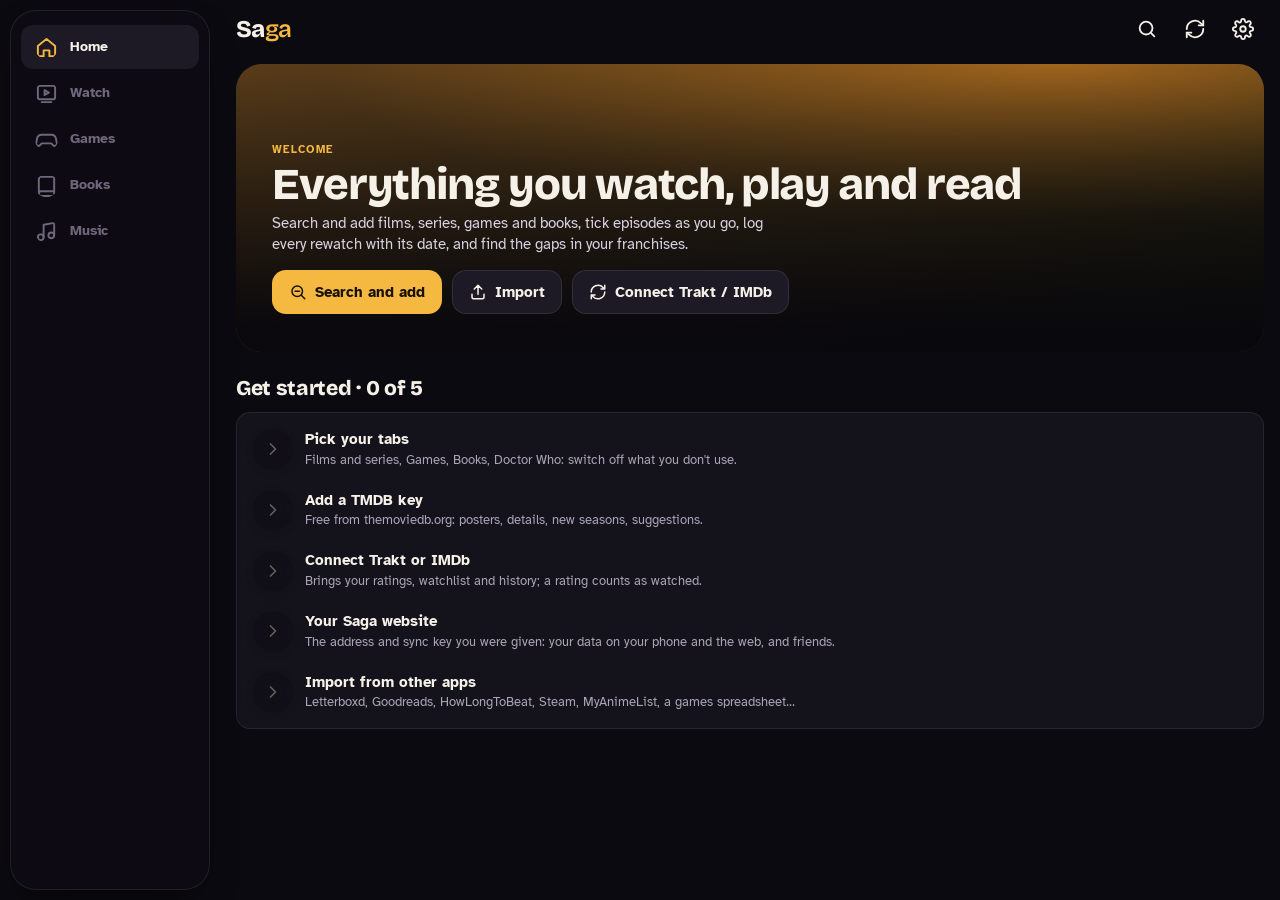
<file: web/index.html>
<!doctype html>
<html lang="en">
<head>
<meta charset="utf-8">
<meta http-equiv="Content-Security-Policy" content="default-src 'self' file:; script-src 'self' file:; style-src 'self' file: 'unsafe-inline'; img-src 'self' file: https: data: blob:; font-src 'self' file: data:; connect-src 'self' https:; media-src 'self' blob: https:; object-src 'none'; base-uri 'none'; form-action 'none'; frame-src 'none'">
<meta name="viewport" content="width=device-width, initial-scale=1, viewport-fit=cover">
<meta name="color-scheme" content="dark">
<meta name="theme-color" content="#0B0A10">
<title>Saga</title>
<script src="boot.js"></script>
<link rel="stylesheet" href="shared/theme.css">
<link rel="stylesheet" href="style.css">
<link rel="stylesheet" href="saga.css">
</head>
<body data-sec="watch">
<header class="topbar">
  <h1 class="screen" id="title"><span class="wordmark">Sa<span>ga</span></span></h1>
  <button class="iconbtn" data-action="search" aria-label="Search everything"><svg viewBox="0 0 24 24" fill="none" stroke="currentColor" stroke-width="2" stroke-linecap="round"><circle cx="11" cy="11" r="7"/><path d="m20 20-3.5-3.5"/></svg></button>
  <button class="iconbtn" id="syncTop" data-action="sync" aria-label="Sync now"><svg viewBox="0 0 24 24" fill="none" stroke="currentColor" stroke-width="2" stroke-linecap="round" stroke-linejoin="round"><path d="M21 12a9 9 0 0 1-15.5 6.2L3 16"/><path d="M3 21v-5h5"/><path d="M3 12a9 9 0 0 1 15.5-6.2L21 8"/><path d="M21 3v5h-5"/></svg></button>
  <button class="iconbtn" data-action="go" data-sec="settings" aria-label="Settings"><svg viewBox="0 0 24 24" fill="none" stroke="currentColor" stroke-width="2" stroke-linecap="round" stroke-linejoin="round"><circle cx="12" cy="12" r="3"/><path d="M19.4 15a1.7 1.7 0 0 0 .3 1.8l.1.1a2 2 0 1 1-2.8 2.8l-.1-.1a1.7 1.7 0 0 0-1.8-.3 1.7 1.7 0 0 0-1 1.5V21a2 2 0 1 1-4 0v-.1a1.7 1.7 0 0 0-1.1-1.5 1.7 1.7 0 0 0-1.8.3l-.1.1a2 2 0 1 1-2.8-2.8l.1-.1a1.7 1.7 0 0 0 .3-1.8 1.7 1.7 0 0 0-1.5-1H3a2 2 0 1 1 0-4h.1a1.7 1.7 0 0 0 1.5-1.1 1.7 1.7 0 0 0-.3-1.8l-.1-.1a2 2 0 1 1 2.8-2.8l.1.1a1.7 1.7 0 0 0 1.8.3H9a1.7 1.7 0 0 0 1-1.5V3a2 2 0 1 1 4 0v.1a1.7 1.7 0 0 0 1 1.5 1.7 1.7 0 0 0 1.8-.3l.1-.1a2 2 0 1 1 2.8 2.8l-.1.1a1.7 1.7 0 0 0-.3 1.8V9a1.7 1.7 0 0 0 1.5 1H21a2 2 0 1 1 0 4h-.1a1.7 1.7 0 0 0-1.5 1z"/></svg></button>
</header>
<div class="jobbar" aria-hidden="true"><i id="jobfill"></i></div>
<main id="view" tabindex="-1"></main>
<nav class="tabs" id="tabs" aria-label="Sections"></nav>
<div class="toast" id="toast" role="status" aria-live="polite"></div>
<div id="overlay"></div>
<script src="shared/shell.js"></script><script src="shared/i18n-it.js"></script><script src="shared/i18n.js"></script>
<script src="shared/entries.js"></script><script src="core.js"></script><script src="extras.js"></script>
<script src="library.js"></script><script src="activity.js"></script><script src="imports.js"></script>
<script src="books/core.js"></script><script src="games.js"></script><script src="images.js"></script><script src="dw-data.js"></script>
<script src="kit.js"></script><script src="games-ui.js"></script><script src="books-ui.js"></script><script src="timeline.js"></script><script src="music.js"></script><script src="website.js"></script><script src="deals.js"></script><script src="backup.js"></script><script src="tidy.js"></script><script src="rules.js"></script><script src="foryou.js"></script><script src="changes-it.js"></script><script src="tonight.js"></script><script src="auto.js"></script>
<script src="preset.js"></script>
<script src="app.js"></script>
</body>
</html>
</file>
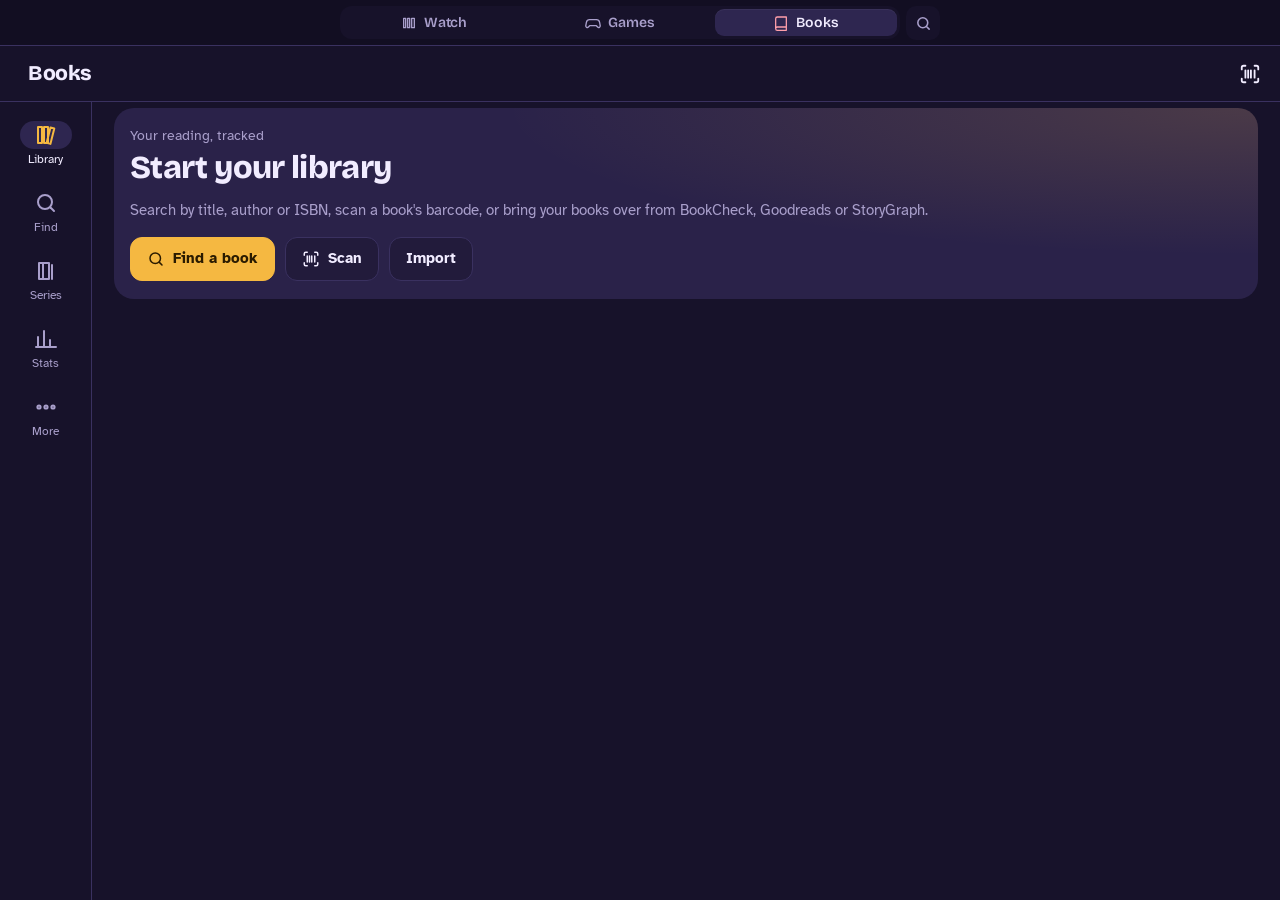
<file: web/books/index.html>
<!doctype html>
<html lang="en">
<head>
<meta charset="utf-8">
<meta name="viewport" content="width=device-width, initial-scale=1, viewport-fit=cover">
<meta name="color-scheme" content="dark">
<title>Books</title>
<link rel="stylesheet" href="../shared/theme.css">
<link rel="stylesheet" href="../style.css">
<link rel="stylesheet" href="books.css">
</head>
<body>
<header class="topbar">
  <div class="wordmark">Books</div>
  <button class="iconbtn" data-action="scan" aria-label="Scan a barcode">
    <svg viewBox="0 0 24 24" fill="none" stroke="currentColor" stroke-width="2" stroke-linecap="round"><path d="M3 7V5a2 2 0 0 1 2-2h2M17 3h2a2 2 0 0 1 2 2v2M21 17v2a2 2 0 0 1-2 2h-2M7 21H5a2 2 0 0 1-2-2v-2M7 8v8M10 8v8M13 8v8M17 8v8"/></svg>
  </button>
</header>
<div class="jobbar" aria-hidden="true"><i id="jobfill"></i></div>
<main id="view" tabindex="-1"></main>
<nav class="tabs" id="tabs" aria-label="Sections"></nav>
<div class="toast" id="toast" role="status" aria-live="polite"></div>
<div id="overlay"></div>
<script src="../shared/shell.js"></script><script src="../shared/i18n-it.js"></script><script src="../shared/i18n.js"></script>
<script>BantaShell.strip("books", function (app) { Android.openApp(app); });</script>
<script src="core.js"></script>
<script src="app.js"></script>
</body>
</html>
</file>
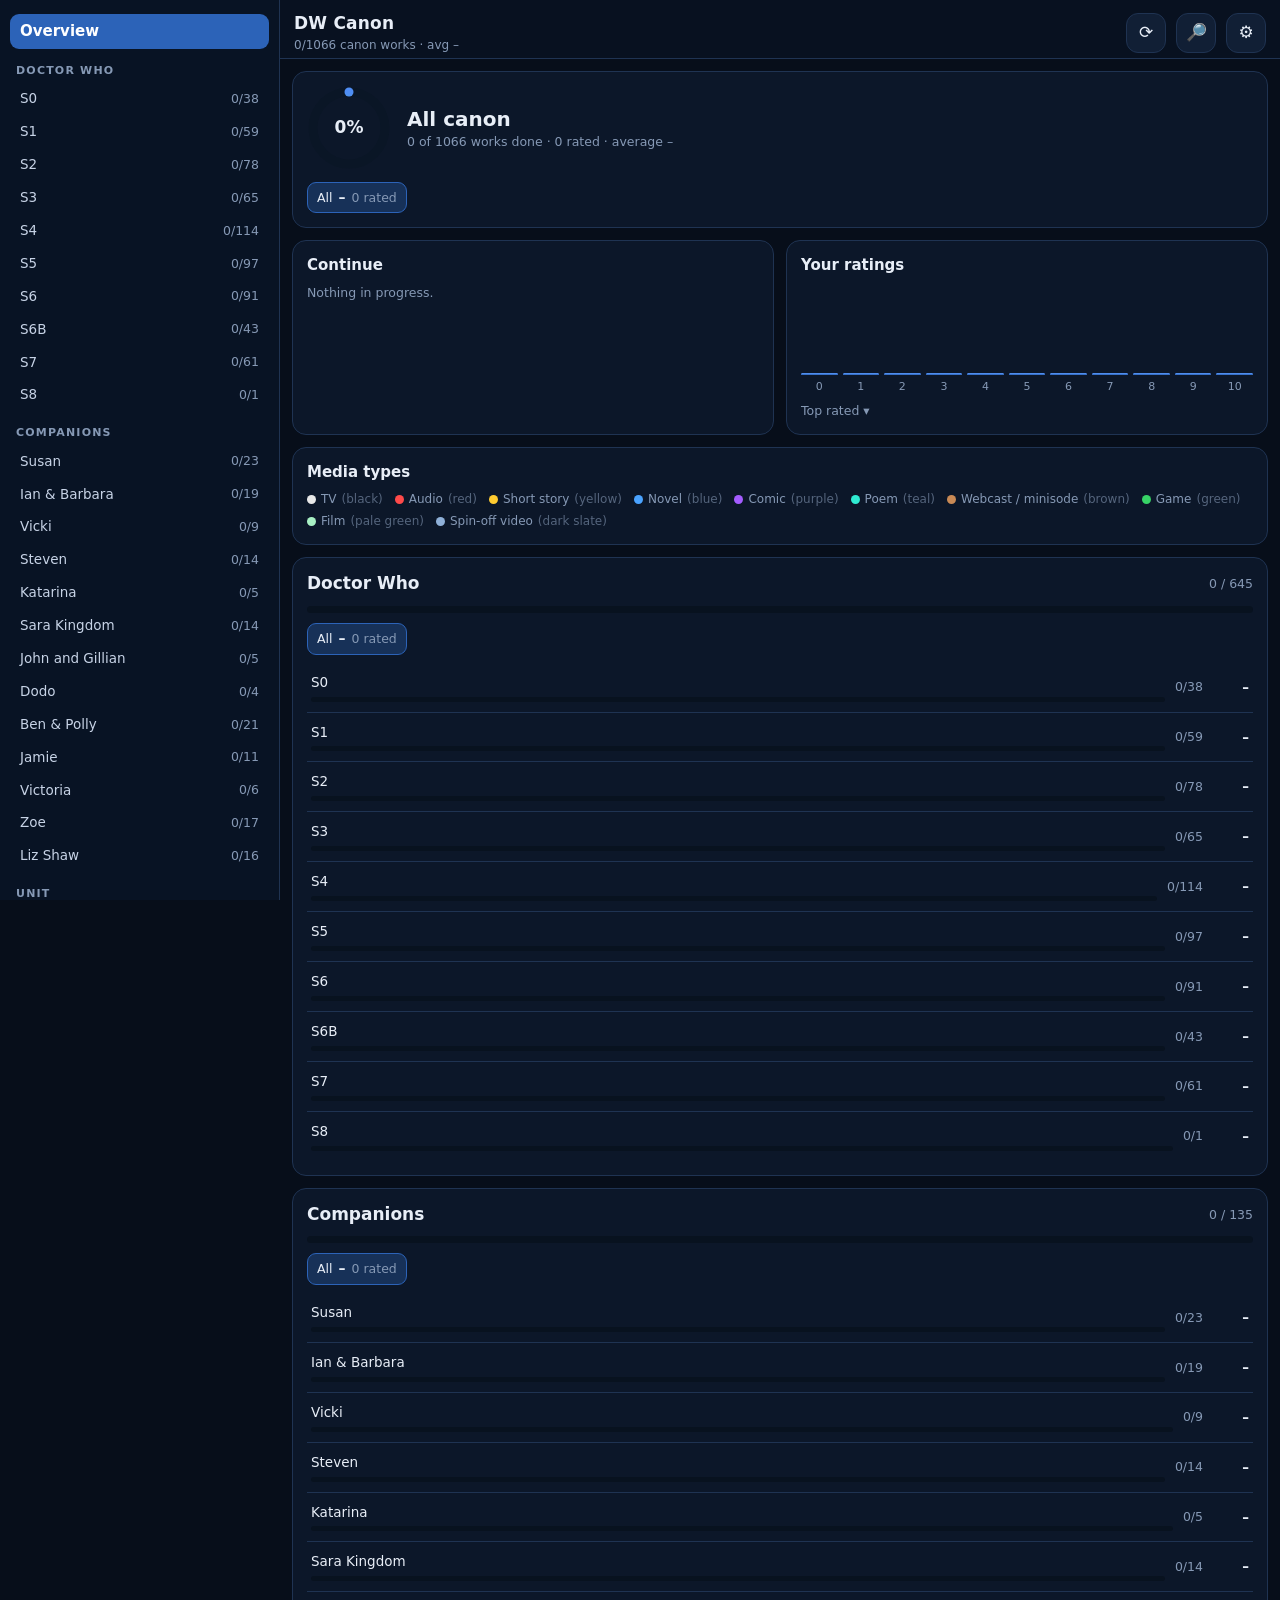
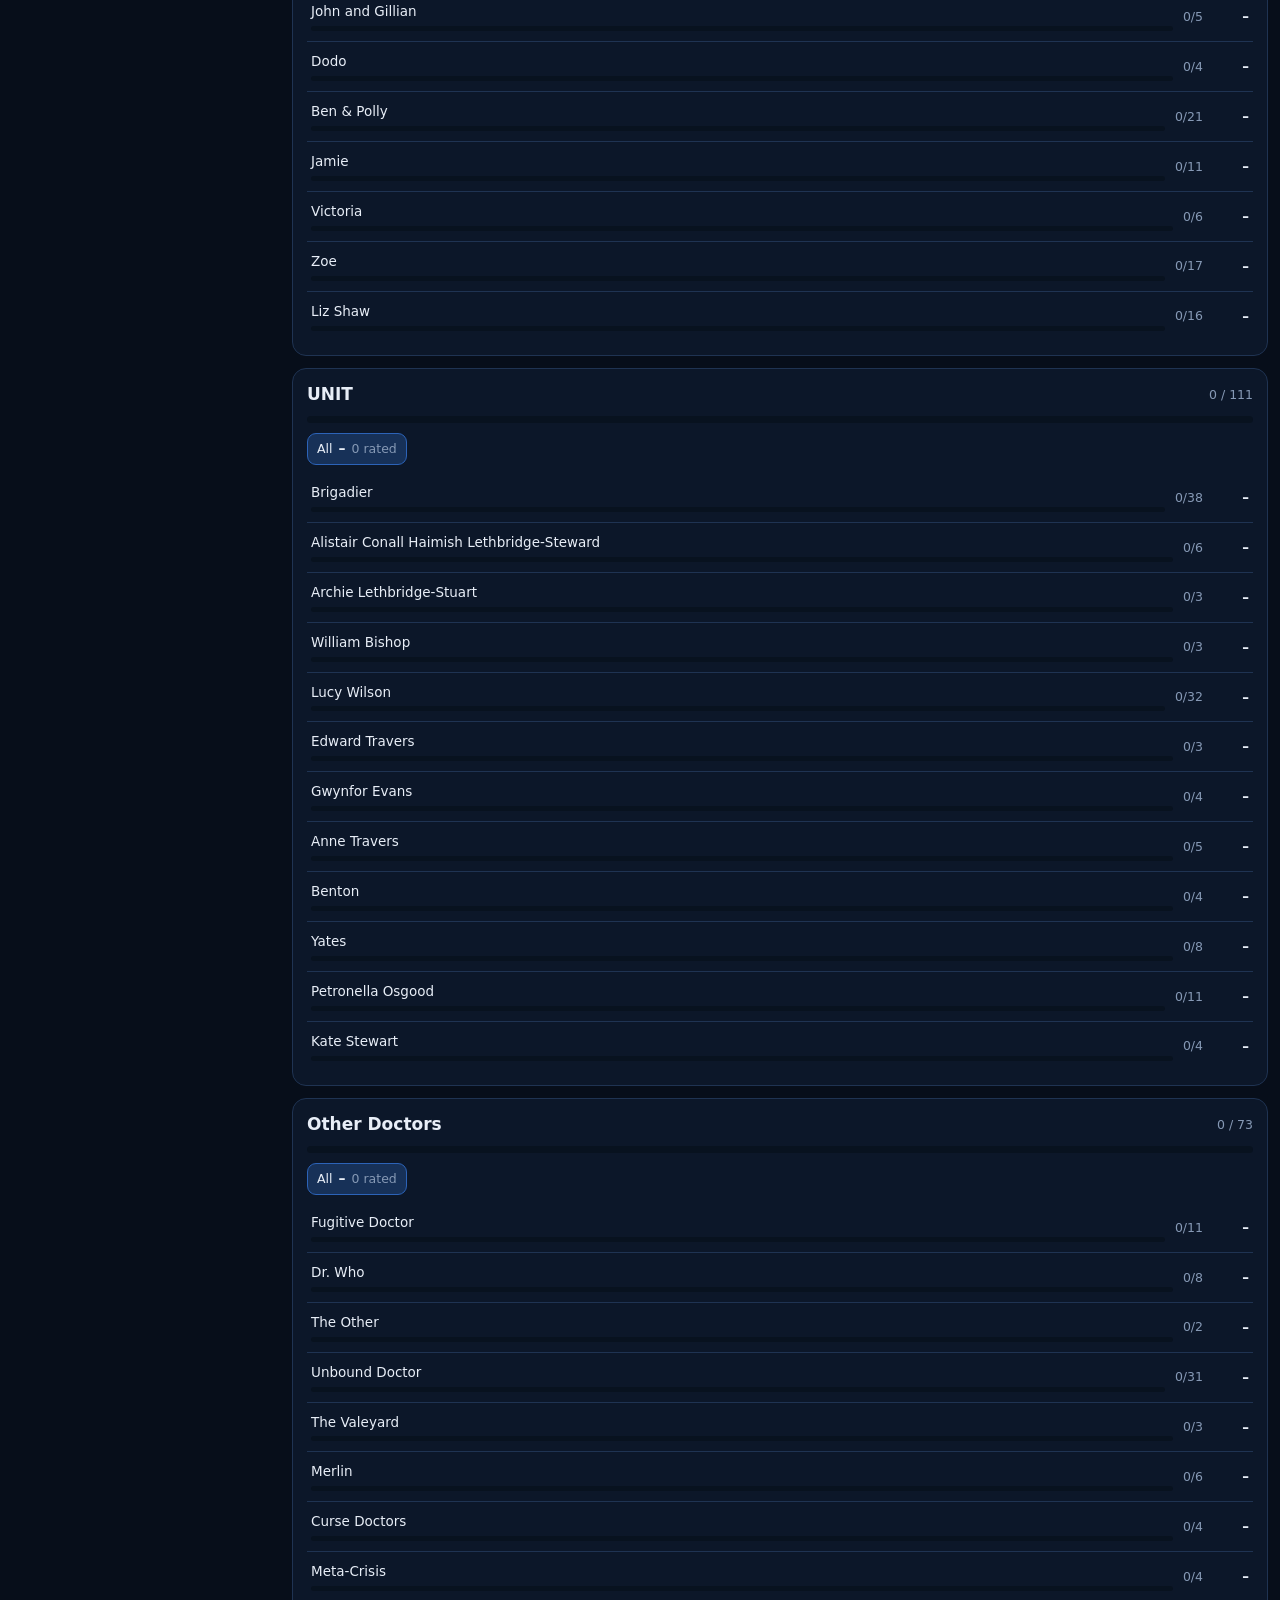
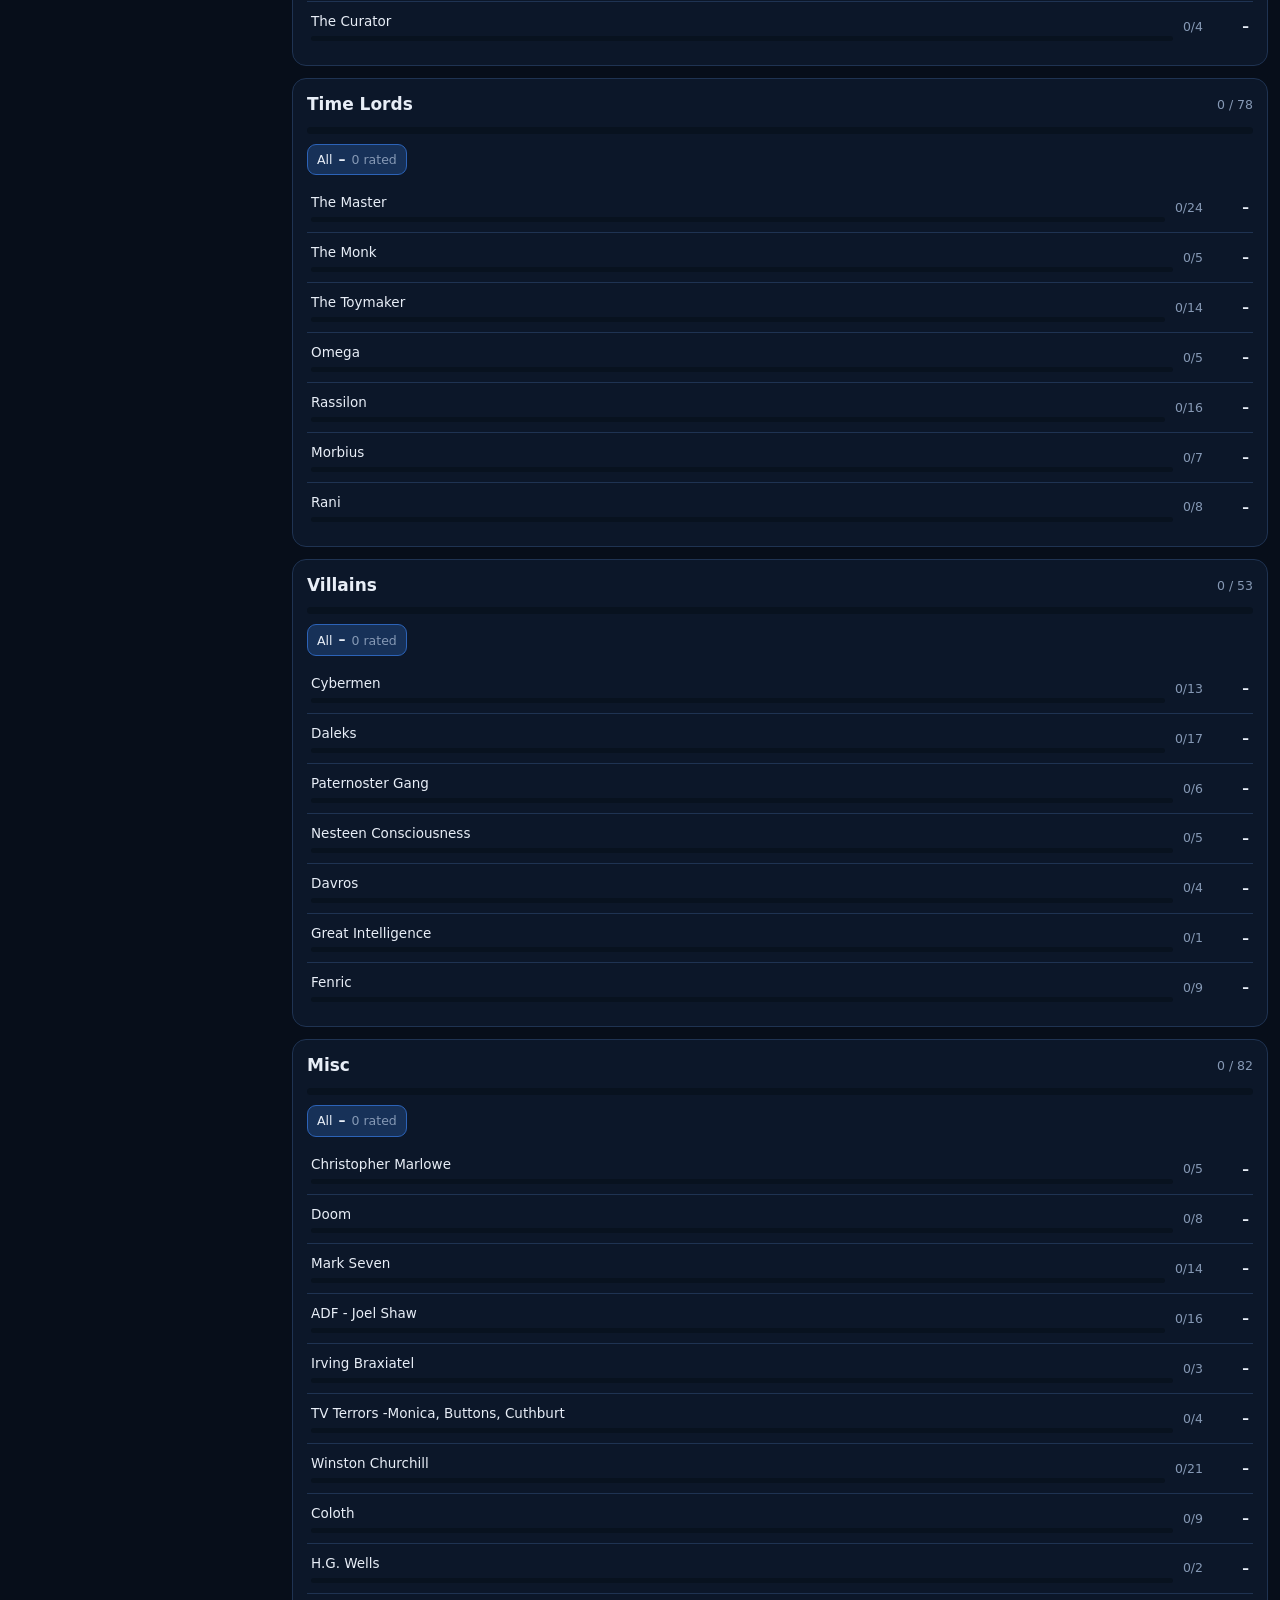
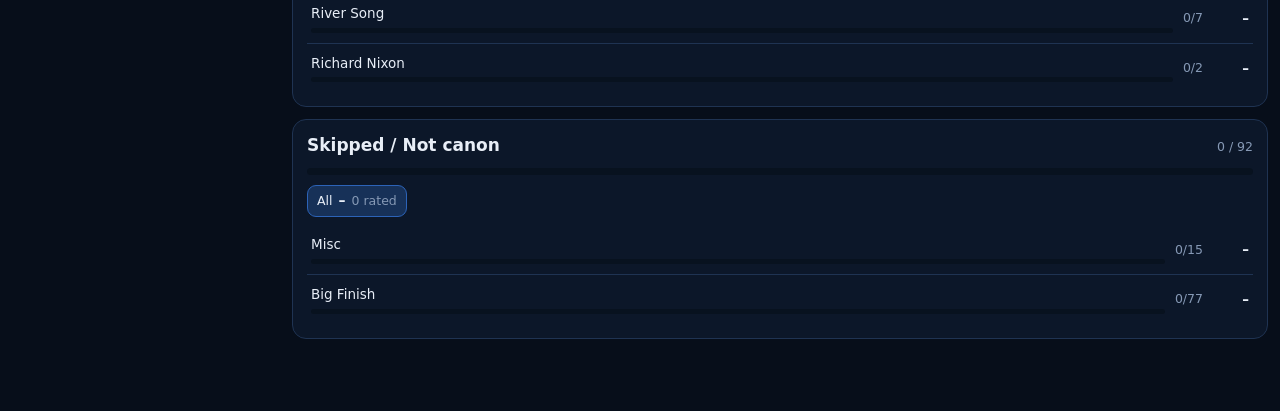
<file: legacy/src/dw/index.html>
<!doctype html>
<html lang="en">
<head>
<meta charset="utf-8">
<meta name="viewport" content="width=device-width, initial-scale=1, viewport-fit=cover">
<title>DW Canon</title>
<style>
:root{
  --bg:#070e1a; --bg2:#0c1729; --card:#111f35; --card2:#172a46; --line:#1f3352; --line2:#2a4570;
  --ink:#e8eef7; --mute:#8699b5; --acc:#4f8df5; --acc2:#2c63b8; --good:#3ccf7a; --warn:#f2b43a; --bad:#ff5a5a;
  --r:14px;
}
*{box-sizing:border-box;-webkit-tap-highlight-color:transparent}
html,body{margin:0;background:var(--bg);color:var(--ink);font:15px/1.4 system-ui,-apple-system,"Segoe UI",Roboto,sans-serif}
button{font:inherit;color:inherit;background:none;border:0;cursor:pointer;padding:0}
button:disabled{opacity:.4}
a{color:var(--acc)}
.app{display:flex;min-height:100vh}
.side{display:none}
.content{flex:1;min-width:0}
header{position:sticky;top:0;z-index:20;background:rgba(9,18,33,.96);backdrop-filter:blur(8px);border-bottom:1px solid var(--line)}
.top{display:flex;align-items:center;gap:10px;padding:12px 14px 4px}
.brand{flex:1;min-width:0}
.brand b{font-size:17px;letter-spacing:.2px}
.brand small{display:block;color:var(--mute);font-size:12px;margin-top:1px}
.iconbtn{width:40px;height:40px;border-radius:12px;display:grid;place-items:center;background:var(--card);border:1px solid var(--line);font-size:17px}
.chips{display:flex;gap:6px;overflow-x:auto;padding:6px 12px 8px;scrollbar-width:none}
.chips::-webkit-scrollbar{display:none}
.chip{flex:none;padding:7px 13px;border-radius:999px;background:var(--card);border:1px solid var(--line);color:var(--mute);font-size:13px;white-space:nowrap}
.chip.on{background:var(--acc);border-color:var(--acc);color:#fff}
.tabs .chip{border-radius:9px;font-size:12.5px;padding:6px 10px}
.tabs .chip.on{background:var(--acc2);border-color:#3a74cf}
.pct{opacity:.65;font-size:11px;margin-left:3px}
main{max-width:1000px;margin:0 auto;padding:12px 12px 60px}
.panel{background:var(--bg2);border:1px solid var(--line);border-radius:var(--r);padding:14px;margin-bottom:12px}
.panel h2{margin:0;font-size:20px}
.panel h3{margin:0 0 8px;font-size:15px}
.row{display:flex;align-items:center;gap:10px}
.meta{color:var(--mute);font-size:12.5px}
.prog{height:7px;background:#08121f;border-radius:9px;overflow:hidden;margin:10px 0}
.prog i{display:block;height:100%;background:linear-gradient(90deg,#2fb86a,#3ccf7a)}
.avgs{display:flex;flex-wrap:wrap;gap:6px}
.avg{display:flex;align-items:center;gap:6px;padding:5px 9px;border-radius:9px;background:var(--card);font-size:12.5px;border:1px solid var(--line)}
.avg b{font-size:14px}
.avg.all{background:#173158;border-color:var(--acc2)}
.dot{width:9px;height:9px;border-radius:50%;flex:none;display:inline-block}
.btn{display:inline-flex;align-items:center;gap:6px;padding:8px 12px;border-radius:10px;background:var(--card2);border:1px solid var(--line2);font-size:13px;text-decoration:none;color:var(--ink)}
.btn.pri{background:var(--acc);border-color:var(--acc);color:#fff}
.btn.ok{background:#1d6a41;border-color:#2a8a57}
.btn.no{background:#5a1f26;border-color:#8a2a35}
.btn.sm{padding:5px 9px;font-size:12px}
.badge{font-size:11.5px;padding:2px 7px;border-radius:6px;background:var(--card);border:1px solid var(--line);color:var(--mute);white-space:nowrap}
.badge.ok{color:#9ff0c0;border-color:#2a8a57}
.badge.warn{color:#ffd88a;border-color:#8a6a2a}
.wrap{display:flex;flex-wrap:wrap;gap:8px;align-items:center}
.toolbar{position:sticky;top:var(--hh,100px);z-index:10;background:var(--bg);padding:8px 0 6px;margin:-4px 0 6px}
.search{width:100%;padding:10px 12px;border-radius:11px;border:1px solid var(--line);background:var(--card);color:var(--ink);font:inherit}
.filters{display:flex;gap:6px;overflow-x:auto;scrollbar-width:none;margin-top:8px}
.filters::-webkit-scrollbar{display:none}
.filters .chip{font-size:12px;padding:5px 10px}
select{background:var(--card);color:var(--ink);border:1px solid var(--line);border-radius:999px;padding:5px 10px;font:inherit;font-size:12px}
.sub{margin:16px 2px 6px;color:var(--mute);font-size:11.5px;text-transform:uppercase;letter-spacing:1.2px;font-weight:600}
.item{display:flex;align-items:center;gap:10px;padding:10px 10px 10px 8px;background:var(--card);border-radius:12px;margin-bottom:6px;border-left:4px solid var(--c,#888);position:relative}
.item.done .title{opacity:.75}
.item.up{box-shadow:0 0 0 1.5px var(--acc) inset}
.item .n{width:24px;color:var(--mute);font-size:11.5px;text-align:right;flex:none}
.cb{width:26px;height:26px;border-radius:8px;border:2px solid #3d5677;display:grid;place-items:center;flex:none;font-size:15px;font-weight:800}
.cb.on{background:var(--good);border-color:var(--good);color:#06210f}
.body{flex:1;min-width:0}
.title{font-weight:600;color:var(--c);overflow-wrap:anywhere}
.sm{font-size:12px;color:var(--mute);margin-top:3px;display:flex;flex-wrap:wrap;gap:3px 9px;align-items:center}
.ch s{opacity:.65}
.rt{min-width:40px;height:34px;border-radius:10px;display:grid;place-items:center;font-weight:800;font-size:15px;background:#0a1525;border:1px solid var(--line2);flex:none}
.rt.none{color:var(--mute);font-weight:400;font-size:13px}
.src{color:#b9d3ff}
.free{color:#9ff0c0;font-weight:600}
.uptag{position:absolute;top:-7px;left:44px;font-size:10px;background:var(--acc);color:#fff;padding:1px 6px;border-radius:5px;font-weight:700;letter-spacing:.4px}
.next{color:var(--warn)}
.sheet-bg{position:fixed;inset:0;background:rgba(0,0,0,.55);z-index:40;display:none}
.sheet{position:fixed;left:0;right:0;bottom:0;max-height:90vh;overflow:auto;background:var(--bg2);border-top:1px solid var(--line2);border-radius:18px 18px 0 0;z-index:50;padding:8px 16px 28px;display:none;max-width:760px;margin:0 auto}
.sheet:before{content:"";display:block;width:40px;height:4px;border-radius:4px;background:#2c4468;margin:0 auto 12px}
.sheet.on,.sheet-bg.on{display:block}
.sheet h3{margin:0 0 4px;font-size:19px}
.grid10{display:grid;grid-template-columns:repeat(6,1fr);gap:7px;margin:10px 0}
.grid10 button{padding:12px 0;border-radius:11px;background:var(--card);border:1px solid var(--line2);font-weight:800;font-size:16px}
.grid10 button.on{background:var(--acc);border-color:var(--acc);color:#fff}
.links{display:flex;flex-wrap:wrap;gap:6px;margin-top:8px}
textarea,input[type=text]{width:100%;background:var(--card);color:var(--ink);border:1px solid var(--line);border-radius:10px;padding:10px;font:inherit}
.kv{display:grid;grid-template-columns:auto 1fr;gap:5px 12px;font-size:13px;margin:8px 0}
.kv>span:nth-child(odd){color:var(--mute)}
.wl{font-size:13px;padding:8px 10px;border-radius:9px;background:var(--card);margin-bottom:4px;display:flex;gap:8px;align-items:center;width:100%;text-align:left}
.wl.m{border-left:3px solid var(--good)}
.wl.x{border-left:3px solid #4a5568;color:var(--mute)}
.wl .ty{font-size:10.5px;color:var(--mute);min-width:56px}
.lrow{display:flex;align-items:center;gap:10px;padding:10px 4px;border-bottom:1px solid var(--line);font-size:13.5px;width:100%;text-align:left}
.lrow:last-child{border-bottom:0}
.lrow .nm{flex:1;min-width:0}
.mini{height:5px;background:#08121f;border-radius:6px;overflow:hidden;margin-top:5px}
.mini i{display:block;height:100%;background:var(--good)}
.hist{display:flex;align-items:flex-end;gap:5px;height:110px;margin-top:8px}
.hist div{flex:1;display:flex;flex-direction:column;align-items:center;gap:4px;height:100%;justify-content:flex-end}
.hist i{display:block;width:100%;background:linear-gradient(180deg,#5b9bff,#2c63b8);border-radius:5px 5px 2px 2px;min-height:2px}
.hist span{font-size:11px;color:var(--mute)}
.hist em{font-style:normal;font-size:10px;color:var(--mute)}
.pbadge{position:absolute;top:-5px;right:-5px;background:var(--warn);color:#201400;font-size:10.5px;font-weight:800;border-radius:9px;padding:1px 5px;display:none}
.pend{display:flex;align-items:center;gap:8px;padding:9px 10px;background:var(--card);border-radius:10px;margin-bottom:5px;border-left:3px solid var(--c,#888)}
.pend .tt{flex:1;min-width:0;text-align:left}
.pend .tt b{color:var(--c);font-weight:600}
.pend .act{width:36px;height:34px;border-radius:9px;display:grid;place-items:center;border:1px solid var(--line2);background:var(--card2);flex:none}
.pend .act.y{background:#1d6a41;border-color:#2a8a57}
.pend .act.n{background:#4a1d23;border-color:#7a2a33}
.newdot{font-size:10px;color:#201400;background:var(--warn);border-radius:5px;padding:0 5px;margin-left:4px;font-weight:800}
.th{width:42px;height:58px;object-fit:cover;border-radius:7px;flex:none;background:#0a1525;box-shadow:0 2px 8px rgba(0,0,0,.35)}
.pth{width:46px;height:64px;object-fit:cover;border-radius:7px;flex:none;background:#0a1525}
.pend .tt{display:flex;flex-direction:column;gap:2px}
.hero{position:relative;overflow:hidden}
.hero .bgimg{position:absolute;inset:-20px;background-size:cover;background-position:center 25%;filter:blur(22px) saturate(1.2) brightness(.32);opacity:.9}
.hero>*:not(.bgimg){position:relative}
.av{width:64px;height:64px;border-radius:50%;object-fit:cover;object-position:center 20%;border:2px solid #3a5f95;flex:none;background:#0a1525;box-shadow:0 4px 16px rgba(0,0,0,.45)}
.avph{width:64px;height:64px;border-radius:50%;flex:none;display:grid;place-items:center;font-weight:800;font-size:22px;background:linear-gradient(135deg,#1f4f9a,#0e2a55);border:2px solid #3a5f95}
.gridv{display:grid;grid-template-columns:repeat(auto-fill,minmax(112px,1fr));gap:10px}
.gcard{position:relative;background:var(--card);border-radius:12px;overflow:hidden;border:1px solid var(--line);cursor:pointer;display:flex;flex-direction:column}
.gcard .cv{aspect-ratio:2/3;background:linear-gradient(160deg,var(--c),#0a1525 75%);display:flex;align-items:flex-end;padding:8px;font-weight:700;font-size:12.5px;line-height:1.25;color:#fff;text-shadow:0 1px 3px #000}
.gcard .cv img{position:absolute;inset:0;width:100%;height:auto;aspect-ratio:2/3;object-fit:cover}
.gcard .ct{padding:7px 8px 8px;font-size:12px;font-weight:600;color:var(--c);line-height:1.25;flex:1}
.gcard .gr{position:absolute;top:6px;right:6px;min-width:28px;height:26px;border-radius:8px;background:rgba(7,14,26,.85);display:grid;place-items:center;font-weight:800;font-size:13px;border:1px solid var(--line2)}
.gcard .gc{position:absolute;top:6px;left:6px;width:26px;height:26px;border-radius:8px;background:rgba(7,14,26,.85);border:1.5px solid #3d5677;display:grid;place-items:center;font-weight:800}
.gcard .gc.on{background:var(--good);border-color:var(--good);color:#06210f}
.gcard.done .cv img{filter:saturate(.6) brightness(.8)}
.gcard.up{box-shadow:0 0 0 2px var(--acc)}
.cover{display:flex;gap:14px;align-items:flex-start;margin-bottom:6px}
.cover img{width:110px;border-radius:10px;box-shadow:0 6px 20px rgba(0,0,0,.5);flex:none}
.cover .ph{width:110px;aspect-ratio:2/3;border-radius:10px;flex:none;background:linear-gradient(160deg,var(--c),#0a1525 80%);display:grid;place-items:center;font-size:11px;color:var(--mute);text-align:center;padding:6px}
.ring{width:84px;height:84px;flex:none}
.toast{position:fixed;left:50%;bottom:22px;transform:translateX(-50%);background:#16304f;border:1px solid var(--line2);padding:10px 14px;border-radius:12px;z-index:60;display:none;font-size:13.5px;align-items:center;gap:14px;box-shadow:0 8px 30px rgba(0,0,0,.4)}
.toast button{color:#8fbaff;font-weight:700}
.empty{color:var(--mute);text-align:center;padding:30px}
.legend{display:flex;flex-wrap:wrap;gap:6px 12px;font-size:12px;color:var(--mute)}
.legend span{display:flex;align-items:center;gap:5px}
.two{display:grid;grid-template-columns:1fr;gap:12px}
details summary{cursor:pointer;color:var(--mute);font-size:12.5px;list-style:none;margin-top:8px}
details summary::-webkit-details-marker{display:none}
@media(min-width:840px){
  body{font-size:16px}
  .side{display:block;width:280px;flex:none;border-right:1px solid var(--line);background:#081324;height:100vh;position:sticky;top:0;overflow:auto;padding:14px 10px 40px}
  .side .g{margin:14px 6px 4px;font-size:11px;letter-spacing:1.2px;text-transform:uppercase;color:var(--mute);font-weight:700;cursor:pointer}
  .side .t{display:flex;align-items:center;gap:8px;width:100%;padding:7px 10px;border-radius:9px;font-size:13.5px;color:#c7d3e6;text-align:left}
  .side .t.on{background:var(--acc2);color:#fff}
  .side .t .meta{margin-left:auto}
  .side .ov{font-weight:700;font-size:15px}
  #groups,#tabs{display:none!important}
  .grid10{grid-template-columns:repeat(11,1fr)}
  .two{grid-template-columns:1fr 1fr}
}
</style>
</head>
<body>
<div class="app">
<nav class="side" id="side"></nav>
<div class="content">
<header id="hdr">
  <div class="top">
    <div class="brand"><b>DW Canon</b><small id="stat"></small></div>
    <button class="iconbtn" id="btnSync" aria-label="Sync with the wiki" style="position:relative">⟳<span id="pendBadge" class="pbadge"></span></button>
    <button class="iconbtn" id="btnSearch" aria-label="Search everything">🔎</button>
    <button class="iconbtn" id="btnMenu" aria-label="Settings">⚙︎</button>
  </div>
  <div class="chips" id="groups"></div>
  <div class="chips tabs" id="tabs"></div>
</header>
<main id="main"></main>
</div>
</div>
<div class="sheet-bg" id="sbg"></div>
<div class="sheet" id="sheet"></div>
<div class="toast" id="toast"><span id="toastMsg"></span><button id="toastUndo" style="display:none">UNDO</button></div>
<script src="data.js"></script>
<script>
'use strict';
const LS='dwcanon.v1';
let D=null, ST=null, cur={g:0,t:'overview'}, filt={state:'all',type:'all',q:'',sort:'order'};
const $=s=>document.querySelector(s);
const esc=s=>String(s==null?'':s).replace(/[&<>"]/g,c=>({'&':'&amp;','<':'&lt;','>':'&gt;','"':'&quot;'}[c]));
const enc=encodeURIComponent;
let undoFn=null;
function toast(m,undo){$('#toastMsg').textContent=m;undoFn=undo||null;$('#toastUndo').style.display=undo?'inline':'none';
  const t=$('#toast');t.style.display='flex';clearTimeout(t._h);t._h=setTimeout(()=>{t.style.display='none';undoFn=null},undo?4500:2200)}
$('#toastUndo').onclick=()=>{if(undoFn){undoFn();undoFn=null;$('#toast').style.display='none';render()}};
function load(){try{ST=JSON.parse(localStorage.getItem(LS)||'null')}catch(e){ST=null}
  if(!ST)ST={};fill()}
function fill(){for(const k of ['works','orders','approvals','wiki','added','types','settings','ui','scroll','pending','rejected','timeline','syncs','storyInfo','orderDiff','covers','tabImg'])if(!ST[k])ST[k]={};if(!Array.isArray(ST.custom))ST.custom=[];for(const k in ST.syncs)if(typeof ST.syncs[k]==='string')ST.syncs[k]={date:ST.syncs[k]};for(const k in ST.pending)(ST.pending[k]||[]).forEach(p=>{if(!p.status||p.status==='unknown'){p.status='nomain';p.why=p.why||'not verified yet — sync again'}});
  if(!ST.settings.host)ST.settings.host='tardis.wiki'}
function save(){try{localStorage.setItem(LS,JSON.stringify(ST))}catch(e){toast('Could not save: '+e)}}
// ---------- model ----------
function W(k){const b=D.works[k]||ST.added[k]||{};const s=ST.works[k]||{};return{title:b.title,type:b.type,src:b.src,
  rating:('rating' in s)?s.rating:(b.rating==null?null:b.rating), done:('done' in s)?s.done:!!b.done, notes:s.notes||''}}
function setW(k,patch,label){const before=Object.assign({},ST.works[k]||{});const had=k in ST.works;
  ST.works[k]=Object.assign(ST.works[k]||{},patch);save();
  if(label)toast(label,()=>{if(had)ST.works[k]=before;else delete ST.works[k];save()})}
const typeOf=id=>{const t=D.types.find(x=>x.id===id)||D.types[0];return{id:t.id,color:t.color,label:ST.types[t.id]||t.label,pdf:t.pdf}};
function tabById(id){for(let gi=0;gi<D.groups.length;gi++){const g=D.groups[gi];for(const t of g.tabs)if(t.id===id)return{g,t,gi}}return null}
const isSkip=g=>g.name.startsWith('Skipped');
function tabItems(t){let items=t.items.concat(ST.added[t.id+'#items']||[]);
  const ord=ST.orders[t.id]; if(!ord)return items;
  const m=new Map(items.map(i=>[i.id,i]));const out=[];
  for(const id of ord)if(m.has(id)){out.push(m.get(id));m.delete(id)}
  for(const i of items)if(m.has(i.id))out.push(i);return out}
function stats(items,dedupe){const seen=new Set(),by={},all=[];let done=0,n=0;
  for(const i of items){if(dedupe){if(seen.has(i.k))continue;seen.add(i.k)}
    const w=W(i.k);n++;if(w.done)done++;
    if(w.rating!=null){all.push(w.rating);(by[w.type]=by[w.type]||[]).push(w.rating)}}
  const avg=a=>a.length?a.reduce((x,y)=>x+y,0)/a.length:null;const per={};
  for(const k in by)per[k]={avg:avg(by[k]),n:by[k].length};
  return{n,done,avg:avg(all),rated:all.length,per,all}}
const f1=x=>x==null?'–':(Math.round(x*10)/10).toFixed(1);
function canonItems(){const a=[];D.groups.forEach(g=>{if(!isSkip(g))g.tabs.forEach(t=>a.push(...tabItems(t)))});return a}
function avgChips(s){let h=`<div class="avg all"><span>All</span><b>${f1(s.avg)}</b><span class="meta">${s.rated} rated</span></div>`;
  for(const t of D.types){const p=s.per[t.id];if(!p)continue;const ty=typeOf(t.id);
    h+=`<div class="avg"><span class="dot" style="background:${ty.color}"></span><span>${esc(ty.label)}</span><b>${f1(p.avg)}</b><span class="meta">${p.n}</span></div>`}
  return `<div class="avgs">${h}</div>`}
const MON=['Jan','Feb','Mar','Apr','May','Jun','Jul','Aug','Sep','Oct','Nov','Dec'];
function fmtDate(d){if(!d)return'';let m;
  if((m=d.match(/^(\d{1,2})[ -](\d{1,2})[ -](\d{4})$/)))return `${+m[1]} ${MON[+m[2]-1]||m[2]} ${m[3]}`;
  if((m=d.match(/^(\d{1,2}) (\d{4})$/))&&+m[1]<=12)return `${MON[+m[1]-1]} ${m[2]}`;
  return d.replace(/\b([a-z])/g,c=>c.toUpperCase())}
function nextUp(t){for(const it of tabItems(t)){if(!W(it.k).done)return it}return null}
// ---------- nav ----------
function renderNav(){
  let h=`<button class="chip ${cur.t==='overview'?'on':''}" data-ov="1">Overview</button>`;
  D.groups.forEach((g,i)=>h+=`<button class="chip ${cur.t!=='overview'&&cur.g===i?'on':''}" data-g="${i}">${esc(g.name)}</button>`);
  $('#groups').innerHTML=h;
  const tabsEl=$('#tabs');
  if(cur.t==='overview'){tabsEl.innerHTML='';tabsEl.style.display='none'}
  else{tabsEl.style.display='flex';tabsEl.innerHTML=D.groups[cur.g].tabs.map(t=>{const s=stats(tabItems(t));
      return `<button class="chip ${cur.t===t.id?'on':''}" data-t="${t.id}">${esc(t.name)}<span class="pct">${s.n?Math.round(100*s.done/s.n):0}%</span></button>`}).join('');
    const on=tabsEl.querySelector('.chip.on');if(on)tabsEl.scrollLeft=on.offsetLeft-tabsEl.clientWidth/2+on.clientWidth/2}
  let sd=`<button class="t ov ${cur.t==='overview'?'on':''}" data-ov="1">Overview</button>`;
  D.groups.forEach((g,gi)=>{sd+=`<div class="g">${esc(g.name)}</div>`+g.tabs.map(t=>{const s=stats(tabItems(t));
    return `<button class="t ${cur.t===t.id?'on':''}" data-g="${gi}" data-t="${t.id}"><span>${esc(t.name)}</span><span class="meta">${s.done}/${s.n}</span></button>`}).join('')});
  $('#side').innerHTML=sd;
  updateBadge();
  const s=stats(canonItems(),true);$('#stat').textContent=`${s.done}/${s.n} canon works · avg ${f1(s.avg)}`;
  document.documentElement.style.setProperty('--hh',$('#hdr').offsetHeight+'px');
}
function go(gi,tid){rememberScroll();if(tid==='overview')cur.t='overview';else{cur.g=gi;cur.t=tid;ST.ui['lastTab'+gi]=tid;ST.ui.last={g:gi,t:tid};save()}
  filt.q='';render();restoreScroll()}
function rememberScroll(){ST.scroll[cur.t]=window.scrollY}
function restoreScroll(){const y=ST.scroll[cur.t]||0;requestAnimationFrame(()=>window.scrollTo(0,y))}
$('#groups').onclick=e=>{const b=e.target.closest('button');if(!b)return;if(b.dataset.ov)return go(0,'overview');
  const gi=+b.dataset.g;go(gi,ST.ui['lastTab'+gi]||D.groups[gi].tabs[0].id)};
$('#tabs').onclick=e=>{const b=e.target.closest('button');if(b)go(cur.g,b.dataset.t)};
$('#side').onclick=e=>{const b=e.target.closest('button');if(!b)return;if(b.dataset.ov)return go(0,'overview');go(+b.dataset.g,b.dataset.t)};
// ---------- views ----------
function render(){renderNav();if(cur.t==='overview')renderOverview();else renderTab()}
function renderOverview(){
  const sc=stats(canonItems(),true);
  let h=`<div class="panel hero"><div class="row" style="gap:16px">${ringSvg(sc.n?sc.done/sc.n:0)}<div style="flex:1"><h2>All canon</h2><div class="meta">${sc.done} of ${sc.n} works done · ${sc.rated} rated · average ${f1(sc.avg)}</div></div></div>
    <div style="margin-top:12px">${avgChips(sc)}</div></div>`;
  // continue
  const cont=[];D.groups.forEach((g,gi)=>{if(isSkip(g))return;g.tabs.forEach(t=>{const s=stats(tabItems(t));if(s.done>0&&s.done<s.n){const it=nextUp(t);if(it)cont.push({gi,t,s,it})}})});
  cont.sort((a,b)=>(b.s.done/b.s.n)-(a.s.done/a.s.n));
  h+=`<div class="two"><div class="panel"><h3>Continue</h3>${cont.length?cont.slice(0,10).map(c=>{const w=W(c.it.k);const ty=typeOf(w.type);
      return `<button class="lrow" data-g="${c.gi}" data-t="${c.t.id}" data-it="${c.it.id}"><span class="dot" style="background:${ty.color}"></span><span class="nm"><b>${esc(w.title)}</b><div class="meta">${esc(c.t.name)} · ${c.s.done}/${c.s.n}</div><div class="mini"><i style="width:${100*c.s.done/c.s.n}%"></i></div></span><span class="meta">›</span></button>`}).join(''):'<div class="meta">Nothing in progress.</div>'}</div>`;
  // histogram
  const hist=Array(11).fill(0);sc.all.forEach(r=>{if(r>=0&&r<=10)hist[Math.round(r)]++});const mx=Math.max(1,...hist);
  h+=`<div class="panel"><h3>Your ratings</h3><div class="hist">${hist.map((c,i)=>`<div><em>${c||''}</em><i style="height:${100*c/mx}%"></i><span>${i}</span></div>`).join('')}</div>`;
  const top=[];const seen=new Set();canonItems().forEach(i=>{if(seen.has(i.k))return;seen.add(i.k);const w=W(i.k);if(w.rating!=null)top.push(w)});
  top.sort((a,b)=>b.rating-a.rating||a.title.localeCompare(b.title));
  h+=`<details><summary>Top rated ▾</summary>${top.slice(0,25).map(w=>`<div class="lrow"><span class="dot" style="background:${typeOf(w.type).color}"></span><span class="nm">${esc(w.title)}</span><b>${w.rating}</b></div>`).join('')}</details></div></div>`;
  {const P=Object.keys(ST.pending).filter(k=>(ST.pending[k]||[]).length&&tabById(k));
   if(P.length)h+=`<div class="panel" style="border-color:#8a6a2a"><div class="row"><h3 style="flex:1;margin:0">Waiting for your approval</h3><button class="btn sm pri" id="ovRev">Review ${pendingTotal()}</button></div><div class="meta" style="margin-top:6px">${P.map(k=>esc(tabById(k).t.name)+' ('+countable(ST.pending[k])+')').join(' · ')}</div></div>`}
  // legend
  h+=`<div class="panel"><h3>Media types</h3><div class="legend">${D.types.map(t=>{const ty=typeOf(t.id);return `<span><i class="dot" style="background:${ty.color}"></i>${esc(ty.label)} <span style="opacity:.6">(${esc(t.pdf)})</span></span>`}).join('')}</div></div>`;
  D.groups.forEach((g,gi)=>{const items=[];g.tabs.forEach(t=>items.push(...tabItems(t)));const s=stats(items,true);
    h+=`<div class="panel"><div class="row"><h2 style="font-size:17px;flex:1">${esc(g.name)}</h2><span class="meta">${s.done} / ${s.n}</span></div><div class="prog"><i style="width:${s.n?100*s.done/s.n:0}%"></i></div>${avgChips(s)}<div style="margin-top:8px">`;
    h+=g.tabs.map(t=>{const st=stats(tabItems(t));const ap=ST.approvals[t.id];
      return `<button class="lrow" data-g="${gi}" data-t="${t.id}"><span class="nm">${esc(t.name)} ${ap&&ap.status==='approved'?'<span class="badge ok">wiki ✓</span>':''}<div class="mini"><i style="width:${st.n?100*st.done/st.n:0}%"></i></div></span><span class="meta">${st.done}/${st.n}</span><b style="width:36px;text-align:right">${f1(st.avg)}</b></button>`}).join('');
    h+='</div></div>'});
  $('#main').innerHTML=h;
  $('#main').onclick=e=>{if(e.target.closest('#ovRev')){reviewSheet(Object.keys(ST.pending).filter(k=>(ST.pending[k]||[]).length&&tabById(k)));return}
    const r=e.target.closest('.lrow[data-t]');if(!r)return;go(+r.dataset.g,r.dataset.t);
    if(r.dataset.it)setTimeout(()=>{const el=document.querySelector(`.item[data-id="${r.dataset.it}"]`);if(el)el.scrollIntoView({block:'center'})},60)}}
function wikiUrl(p){const host=ST.settings.host==='fandom'?'https://tardis.fandom.com/wiki/':'https://tardis.wiki/wiki/';return host+enc(p.replace(/ /g,'_')).replace(/%3A/g,':').replace(/%2F/g,'/')}
function pagesFor(t){return (ST.wiki[t.id]&&ST.wiki[t.id].length)?ST.wiki[t.id]:t.wiki}
function sortedItems(items){if(filt.sort==='order')return items;const a=items.slice();
  const key={rating_desc:i=>-(W(i.k).rating??-1),rating_asc:i=>(W(i.k).rating??99),title:i=>W(i.k).title.toLowerCase(),type:i=>D.types.findIndex(t=>t.id===W(i.k).type)}[filt.sort];
  a.sort((x,y)=>{const p=key(x),q=key(y);return p<q?-1:p>q?1:0});return a}
function renderTab(){
  const {g,t}=tabById(cur.t);const items=tabItems(t);const s=stats(items);const skip=isSkip(g);
  const ap=ST.approvals[t.id];const pages=pagesFor(t);const up=nextUp(t);
  const tim=ST.tabImg[t.id];
  let h=`<div class="panel hero">${tim&&tim.img?`<div class="bgimg" style="background-image:url('${esc(tim.img)}')"></div>`:''}<div class="row">${tim&&tim.img?`<img class="av" src="${esc(tim.img)}" alt="" onerror="this.replaceWith(Object.assign(document.createElement('div'),{className:'avph',textContent:'${esc(initials(t.name))}'}))">`:`<div class="avph">${esc(initials(t.name))}</div>`}<div style="flex:1;min-width:0"><h2>${esc(t.name)}</h2><div class="meta">${esc(g.name)} · ${s.done} of ${s.n} done${s.rated?' · avg '+f1(s.avg):''}</div></div>
    <button class="btn sm" id="tabMenu">⋯</button></div>
  <div class="prog"><i style="width:${s.n?100*s.done/s.n:0}%"></i></div>${avgChips(s)}`;
  if(!skip){h+=`<div class="wrap" style="margin-top:12px">${pages.map(p=>`<a class="btn sm" href="#" data-open="${esc(wikiUrl(p))}">📖 ${esc(p.replace('Theory:Timeline - ',''))} timeline</a>`).join('')}
    <button class="btn sm pri" id="wikiBtn">${ap&&ap.status==='approved'?'Re-check wiki order':'Get wiki order'}</button>
    <button class="btn sm" id="syncTab">⟳ Sync new stories</button>${countable(ST.pending[t.id])?`<button class="btn sm" id="revTab" style="border-color:#8a6a2a;color:#ffd88a">${countable(ST.pending[t.id])} to review</button>`:''}${syncInfoHtml(t)}
    ${ap?`<span class="badge ${ap.status==='approved'?'ok':'warn'}">${ap.status==='approved'?'Wiki order ✓ '+esc(ap.date):'Wiki order rejected '+esc(ap.date)}</span>`:`<span class="badge">${t.custom?'Timeline order':'PDF order'}</span>`}</div>`}
  h+='</div>';
  const typesHere=D.types.filter(x=>items.some(i=>W(i.k).type===x.id));
  h+=`<div class="toolbar"><input class="search" id="q" placeholder="Filter ${esc(t.name)}…" value="${esc(filt.q)}"><div class="filters">`+
    ['all','todo','done'].map(x=>`<button class="chip ${filt.state===x?'on':''}" data-fs="${x}">${x==='all'?'All':x==='todo'?'To do':'Done'}</button>`).join('')+
    `<button class="chip" id="viewT">${ST.ui.view==='grid'?'☰ List':'▦ Covers'}</button><select id="sort"><option value="order">${ST.approvals[t.id]&&ST.approvals[t.id].status==='approved'?'Wiki order':'Your order'}</option><option value="rating_desc">Rating ↓</option><option value="rating_asc">Rating ↑</option><option value="title">Title A–Z</option><option value="type">Media type</option></select>`+
    (typesHere.length>1?`<button class="chip ${filt.type==='all'?'on':''}" data-ft="all">All types</button>`+typesHere.map(x=>{const ty=typeOf(x.id);return `<button class="chip ${filt.type===x.id?'on':''}" data-ft="${x.id}"><i class="dot" style="background:${ty.color};margin-right:5px"></i>${esc(ty.label)}</button>`}).join(''):'')+
    `</div></div>`;
  let lastSub=null,list='';const q=filt.q.trim().toLowerCase();const plain=!ST.orders[t.id]&&filt.sort==='order';
  const pos=new Map(items.map((it,i)=>[it.id,i+1]));
  for(const it of sortedItems(items)){const w=W(it.k);
    if(filt.state==='todo'&&w.done)continue;if(filt.state==='done'&&!w.done)continue;
    if(filt.type!=='all'&&w.type!==filt.type)continue;if(q&&!(w.title||'').toLowerCase().includes(q))continue;
    const isUp=up&&up.id===it.id&&!skip;
    if(ST.ui.view==='grid'){list+=cardHtml(it,w,isUp);continue}
    if(plain&&it.sub&&it.sub!==lastSub){list+=`<div class="sub">${esc(it.sub)}</div>`;lastSub=it.sub}
    list+=itemHtml(it,w,pos.get(it.id),!plain,isUp)}
  h+=list?(ST.ui.view==='grid'?`<div class="gridv">${list}</div>`:list):'<div class="empty">Nothing matches.</div>';
  const missingCovers=items.filter(i=>!coverOf(i.k,i)&&!(ST.covers[i.k]&&ST.covers[i.k].none)).length;
  if(!skip&&missingCovers)h+=`<div style="text-align:center;margin:14px 0"><button class="btn" id="getCovers">🖼 Find covers for ${missingCovers} entries</button></div>`;
  $('#main').innerHTML=h;$('#sort').value=filt.sort;
  $('#main').onclick=onTabClick;
  $('#sort').onchange=e=>{filt.sort=e.target.value;renderTab()};
  if(!skip&&!ST.tabImg[t.id]&&!t._pt){t._pt=1;tabPortrait(t).then(r=>{if(r.img&&cur.t===t.id){rememberScroll();renderTab();restoreScroll()}})}
  const qi=$('#q');qi.oninput=()=>{filt.q=qi.value;const p=qi.selectionStart;renderTab();const n=$('#q');n.focus();n.setSelectionRange(p,p)};
}
function itemHtml(it,w,idx,showSub,isUp){const ty=typeOf(w.type);
  const chars=(it.chars||[]).map(c=>c[1]?`<s>${esc(c[0])}</s>`:esc(c[0])).join(', ');
  let sm='';
  if(chars)sm+=`<span class="ch">[${chars}]</span>`;
  if(it.part)sm+=`<span>Parts ${esc(it.part)}</span>`;
  if(it.date)sm+=`<span>${esc(fmtDate(it.date))}</span>`;
  if(showSub&&it.sub)sm+=`<span class="badge">${esc(it.sub)}</span>`;
  if(it.next)sm+=`<span class="next">⤵ continues</span>`;
  if(it.wiki!==undefined)sm+=`<span class="badge ok" title="Added from the wiki ${esc(it.wiki)}">wiki</span>`;
  if(w.src&&!w.done)sm+=`<span class="src">${w.src.free?'<span class="free">FREE</span> · ':''}${esc(w.src.price)}</span>`;
  if(w.notes)sm+=`<span>📝 note</span>`;
  return `<div class="item ${w.done?'done':''} ${isUp?'up':''}" style="--c:${ty.color}" data-id="${it.id}" data-k="${esc(it.k)}">
   ${isUp?'<span class="uptag">NEXT</span>':''}<span class="n">${idx}</span><button class="cb ${w.done?'on':''}" data-cb="1" aria-label="Done">${w.done?'✓':''}</button>${(()=>{const cv=coverOf(it.k,it);return cv?`<img class="th" loading="lazy" src="${esc(cv)}" alt="" onerror="this.remove()">`:''})()}
   <div class="body"><div class="title">${esc(w.title)}</div>${sm?`<div class="sm">${sm}</div>`:''}</div>
   <button class="rt ${w.rating==null?'none':''}" data-rt="1">${w.rating==null?'( )':w.rating}</button></div>`}
function cardHtml(it,w,isUp){const ty=typeOf(w.type);const cv=coverOf(it.k,it);
  return `<div class="gcard ${w.done?'done':''} ${isUp?'up':''}" style="--c:${ty.color}" data-id="${it.id}" data-k="${esc(it.k)}">
    <div class="cv">${cv?`<img loading="lazy" src="${esc(cv)}" alt="" onerror="this.remove()">`:`<span style="opacity:.75;font-weight:600;font-size:11px;letter-spacing:.5px;text-transform:uppercase">${esc(ty.label)}</span>`}</div>
    <button class="gc ${w.done?'on':''}" data-cb="1">${w.done?'✓':''}</button><div class="gr">${w.rating==null?'–':w.rating}</div>
    <div class="ct">${esc(w.title)}</div></div>`}
function onTabClick(e){
  const op=e.target.closest('[data-open]');if(op){e.preventDefault();openUrl(op.dataset.open);return}
  if(e.target.closest('#wikiBtn')){wikiSheet();return}
  if(e.target.closest('#tabMenu')){tabMenu();return}
  if(e.target.closest('#syncTab')){syncOne(tabById(cur.t).t);return}
  if(e.target.closest('#revTab')){reviewSheet([cur.t]);return}
  if(e.target.closest('#ordDiff')){wikiSheet();return}
  const fs=e.target.closest('[data-fs]');if(fs){filt.state=fs.dataset.fs;renderTab();return}
  const ft=e.target.closest('[data-ft]');if(ft){filt.type=ft.dataset.ft;renderTab();return}
  if(e.target.closest('#viewT')){ST.ui.view=ST.ui.view==='grid'?'list':'grid';save();renderTab();return}
  if(e.target.closest('#getCovers')){fetchCoversUI(tabById(cur.t).t);return}
  const row=e.target.closest('.item,.gcard');if(!row)return;const k=row.dataset.k;
  if(e.target.closest('[data-cb]')){const w=W(k);setW(k,{done:!w.done},(w.done?'Unticked ':'Ticked ')+w.title);rememberScroll();render();restoreScroll();return}
  itemSheet(k,row.dataset.id)}
async function fetchCoversUI(t){let stop=false;openSheet(`<h3>Finding covers · ${esc(t.name)}</h3><div class="meta" id="cvp">Searching tardis.wiki and TARDIS Fandom…</div><div class="prog"><i id="cvb" style="width:0%"></i></div><button class="btn" id="cls">Run in background</button>`);
  $('#sheet').onclick=e=>{if(e.target.closest('#cls'))closeSheet()};
  const n=await coversForTab(t,(k,n)=>{const a=$('#cvp'),b=$('#cvb');if(a)a.textContent=`${k}/${n} looked up`;if(b)b.style.width=(100*k/n)+'%'});
  closeSheet();if(cur.t===t.id){rememberScroll();renderTab();restoreScroll()}const found=tabItems(t).filter(i=>coverOf(i.k,i)).length;toast(`Covers: ${found} of ${tabItems(t).length} entries have one`)}
function tabMenu(){const {t}=tabById(cur.t);openSheet(`<h3>${esc(t.name)}</h3><div class="links" style="flex-direction:column;align-items:stretch">
  <button class="btn" id="mAll">Mark all shown entries done</button>
  <button class="btn" id="addBtn">＋ Add an entry to this tab</button>
  <button class="btn" id="mCov">🖼 Find missing covers</button>
  ${ST.orders[t.id]?'<button class="btn" id="resetOrd">Restore the order from your PDF</button>':''}
  <button class="btn" id="chgPage">Change wiki timeline page</button>
  ${(ST.rejected[t.id]||[]).length?`<button class="btn" id="unrej">Un-hide ${ST.rejected[t.id].length} rejected wiki stories</button>`:''}
  ${t.custom?'<button class="btn no" id="delTab">Delete this timeline tab</button>':''}</div>`);
  $('#sheet').onclick=e=>{
    if(e.target.closest('#mAll')){const shown=[...document.querySelectorAll('#main .item')].map(r=>r.dataset.k);const prev={};
      shown.forEach(k=>{prev[k]=ST.works[k]?Object.assign({},ST.works[k]):null;ST.works[k]=Object.assign(ST.works[k]||{},{done:true})});save();closeSheet();render();
      toast(`Marked ${shown.length} done`,()=>{for(const k in prev){if(prev[k])ST.works[k]=prev[k];else delete ST.works[k]}save()});return}
    if(e.target.closest('#addBtn')){addSheet();return}
    if(e.target.closest('#mCov')){fetchCoversUI(t);return}
    if(e.target.closest('#resetOrd')){delete ST.orders[t.id];delete ST.approvals[t.id];save();closeSheet();render();toast('PDF order restored');return}
    if(e.target.closest('#chgPage')){pageFinder(t,pagesFor(t));return}
    if(e.target.closest('#unrej')){delete ST.rejected[t.id];save();closeSheet();toast('Rejected stories will show on the next sync');return}
    if(e.target.closest('#delTab')){if(!confirm('Delete the tab '+t.name+'? Ratings on its stories are kept.'))return;ST.custom=ST.custom.filter(c=>c.id!==t.id);delete ST.pending[t.id];delete ST.added[t.id+'#items'];delete ST.orders[t.id];save();closeSheet();injectCustom();go(0,'overview')}}}
// ---------- sheets ----------
function openSheet(h){$('#sheet').innerHTML=h;$('#sheet').classList.add('on');$('#sbg').classList.add('on');$('#sheet').scrollTop=0}
function closeSheet(){$('#sheet').classList.remove('on');$('#sbg').classList.remove('on')}
$('#sbg').onclick=closeSheet;
window.onBack=function(){if($('#sheet').classList.contains('on')){closeSheet();return true}if(cur.t!=='overview'){go(0,'overview');return true}return false};
function openUrl(u){if(window.Android)Android.open(u);else window.open(u,'_blank')}
function storyLinks(w,it){const t=w.title;const L=[
  ['📖 TARDIS wiki',it&&it.href?absWiki(it.href):`${wikiBase()}/w/index.php?search=${enc(t)}`]];
  if(w.type==='audio')L.push(['🎧 Big Finish',`https://www.bigfinish.com/search_results/suggest/${enc(t)}`]);
  if(['tv','webcast','video','film'].includes(w.type))L.push(['▶︎ YouTube',`https://www.youtube.com/results?search_query=${enc('Doctor Who '+t)}`]);
  if(['novel','short'].includes(w.type))L.push(['📚 Open Library (free loans)',`https://openlibrary.org/search?q=${enc('Doctor Who '+t)}`],['Candy Jar',`https://www.lethbridge-stewart.co.uk/?s=${enc(t)}`]);
  L.push(['Amazon.it',`https://www.amazon.it/s?k=${enc('Doctor Who '+t)}`],['eBay.it',`https://www.ebay.it/sch/i.html?_nkw=${enc('Doctor Who '+t)}`]);
  return L}
function itemSheet(k,id){const w=W(k);const ty=typeOf(w.type);
  const where=[];D.groups.forEach((g,gi)=>g.tabs.forEach(t=>{if(tabItems(t).some(i=>i.k===k))where.push({gi,t})}));
  const it=findItem(id);
  const cv=coverOf(k,it);
  let h=`<div class="cover" style="--c:${ty.color}"><span id="cov">${cv?`<img src="${esc(cv)}" alt="" onerror="this.remove()">`:`<div class="ph">${ST.covers[k]&&ST.covers[k].none?'No cover found':'Looking for a cover…'}</div>`}</span>
  <div style="min-width:0"><h3 style="color:${ty.color}">${esc(w.title)}</h3><div class="meta">${esc(ty.label)}${it&&it.date?' · '+esc(fmtDate(it.date)):''}${it&&it.chars&&it.chars.length?' · ['+it.chars.map(c=>c[1]?'<s>'+esc(c[0])+'</s>':esc(c[0])).join(', ')+']':''}</div>
  ${it&&it.main?`<div class="meta" style="margin-top:4px">Main character: <b style="color:var(--ink)">${esc(it.main)}</b> ${it.conf==='both'?'<span class="badge ok">✓ 2 wikis agree</span>':it.conf==='one'?'<span class="badge warn">1 source</span>':''}</div>`:''}
  <div style="margin-top:8px;font-size:26px;font-weight:800">${w.rating==null?'<span class="meta" style="font-size:14px">not rated</span>':w.rating+'<span class="meta" style="font-size:13px"> /10</span>'}</div></div></div>
  <div class="grid10">${[0,1,2,3,4,5,6,7,8,9,10].map(n=>`<button data-r="${n}" class="${w.rating===n?'on':''}">${n}</button>`).join('')}</div>
  <div class="wrap"><button class="btn" data-r="clear">Clear ( )</button><button class="btn ${w.done?'':'ok'}" data-done="1">${w.done?'Mark not done':'✓ Mark done'}</button>
  <label class="meta" style="display:flex;align-items:center;gap:6px;margin-left:auto"><input type="checkbox" id="adv" ${ST.ui.advance?'checked':''}> after rating, open next unrated</label></div>`;
  if(w.src)h+=`<div class="panel" style="margin-top:14px"><h3>Where to get it</h3><div class="kv"><span>Source</span><span>${esc(w.src.where)}</span><span>Price</span><span class="${w.src.free?'free':''}">${esc(w.src.price)}</span><span>Confidence</span><span>${esc(w.src.conf)}</span></div><div class="meta">"Verified" = range and price checked on 30 Oct 2026. "[Inference]" = release worked out from range lists; double-check before buying.</div></div>`;
  h+=`<div class="links" style="margin-top:12px">${storyLinks(w,it).map(l=>`<a class="btn sm" href="#" data-open="${esc(l[1])}">${esc(l[0])}</a>`).join('')}</div>
  ${where.length>1?`<div style="margin-top:12px" class="meta">Also in: ${where.filter(x=>x.t.id!==cur.t).map(x=>`<a href="#" data-goto="${x.gi}|${x.t.id}">${esc(x.t.name)}</a>`).join(', ')}</div>`:''}
  <div style="margin-top:14px"><textarea id="notes" rows="3" placeholder="Notes…">${esc(w.notes)}</textarea></div>
  <div class="wrap" style="margin-top:10px"><button class="btn pri" id="saveNotes">Save notes</button><button class="btn" id="cls">Close</button></div>`;
  openSheet(h);
  if(!cv&&!(ST.covers[k]&&ST.covers[k].none))lookupCover(k).then(c=>{const el=$('#cov');if(!el||!$('#sheet').classList.contains('on'))return;
    el.innerHTML=c.img?`<img src="${esc(c.img)}" alt="" onerror="this.remove()">`:'<div class="ph">No cover found</div>';});
  $('#sheet').onclick=e=>{const op=e.target.closest('[data-open]');if(op){e.preventDefault();openUrl(op.dataset.open);return}
    const gt=e.target.closest('[data-goto]');if(gt){e.preventDefault();closeSheet();const [gi,tid]=gt.dataset.goto.split('|');go(+gi,tid);return}
    if(e.target.id==='adv'){ST.ui.advance=e.target.checked;save();return}
    const r=e.target.closest('[data-r]');if(r){const notes=$('#notes').value;
      if(r.dataset.r==='clear')setW(k,{rating:null,notes},'Rating cleared');else setW(k,{rating:+r.dataset.r,done:true,notes},`${w.title}: ${r.dataset.r}`);
      closeSheet();rememberScroll();render();restoreScroll();
      if(ST.ui.advance&&r.dataset.r!=='clear'&&cur.t!=='overview'){const n=nextUnrated(id);if(n)setTimeout(()=>itemSheet(n.k,n.id),120)}return}
    if(e.target.closest('[data-done]')){setW(k,{done:!W(k).done,notes:$('#notes').value});closeSheet();render();return}
    if(e.target.closest('#saveNotes')){setW(k,{notes:$('#notes').value});closeSheet();render();toast('Notes saved');return}
    if(e.target.closest('#cls'))closeSheet()}}
function findItem(id){for(const g of D.groups)for(const t of g.tabs)for(const i of tabItems(t))if(i.id===id)return i;return null}
function nextUnrated(id){const {t}=tabById(cur.t);const items=tabItems(t);const i=items.findIndex(x=>x.id===id);
  for(let j=i+1;j<items.length;j++)if(W(items[j].k).rating==null)return items[j];return null}
function addSheet(){openSheet(`<h3>Add entry</h3><div class="meta">Adds to this tab. If the title already exists in another tab, it shares that rating and tick.</div>
  <div style="margin:12px 0 6px">Title</div><input type="text" id="at"><div style="margin:12px 0 6px">Media type</div>
  <div class="wrap">${D.types.map((t,i)=>`<button class="chip ${i===1?'on':''}" data-at="${t.id}"><i class="dot" style="background:${t.color};margin-right:5px"></i>${esc(typeOf(t.id).label)}</button>`).join('')}</div>
  <div style="margin:12px 0 6px">[Characters] (comma separated, optional)</div><input type="text" id="ac">
  <div style="margin-top:14px"><button class="btn pri" id="addGo">Add</button></div>`);
  let ty='audio';$('#sheet').onclick=e=>{const b=e.target.closest('[data-at]');if(b){ty=b.dataset.at;document.querySelectorAll('[data-at]').forEach(x=>x.classList.toggle('on',x===b));return}
    if(e.target.closest('#addGo')){const t=$('#at').value.trim();if(!t)return;addItem(cur.t,t,ty,$('#ac').value);closeSheet();render();toast('Added '+t)}}}
function normT(s){return String(s||'').toLowerCase().replace(/\(.*?\)/g,'').replace(/&/g,'and').replace(/^the\s+/,'').replace(/[^a-z0-9]/g,'')}
let _nidx=null;
function existingKey(title){if(!_nidx){_nidx=new Map();for(const k in D.works)if(!k.startsWith('skip:')){const nk=normT(D.works[k].title);if(!_nidx.has(nk))_nidx.set(nk,k)}}
  return _nidx.get(normT(title))}
function addItem(tid,title,type,chars,extra){let k=existingKey(title);
  if(!k){k='add:'+normT(title)+'|'+type;ST.added[k]={title,type,rating:null,done:false}}
  const arr=ST.added[tid+'#items']||(ST.added[tid+'#items']=[]);
  const it={id:tid+'_a'+Date.now()+Math.floor(Math.random()*999),k,sub:null,chars:(chars||'').split(',').map(x=>x.trim()).filter(Boolean).map(x=>[x,0]),date:null,part:null,next:false,ref:false};
  if(extra)Object.assign(it,extra);arr.push(it);save();return it}
// ---------- wiki ----------
let cbN=0;const cbs={};
window.__httpCb=(id,ok,body)=>{const f=cbs[id];delete cbs[id];if(f)f(ok,body)};
function httpGet(url){return new Promise((res,rej)=>{if(window.Android){const id='c'+(++cbN);cbs[id]=(ok,b)=>ok?res(b):rej(new Error(String(b).slice(0,200)));Android.get(url,id)}
  else fetch(url).then(r=>r.text()).then(res,rej)})}
function apiBases(){return ST.settings.host==='fandom'?['https://tardis.fandom.com/api.php']:['https://tardis.wiki/w/api.php','https://tardis.wiki/api.php']}
async function api(params){let last;for(const b of apiBases()){try{const u=b+'?'+new URLSearchParams(Object.assign({format:'json',formatversion:'2',origin:'*'},params));
  const txt=await httpGet(u);const j=JSON.parse(txt);if(j.error&&j.error.code!=='missingtitle')throw new Error(j.error.info);return j}catch(e){last=e}}throw last||new Error('No API')}
async function fetchPage(title){const j=await api({action:'parse',page:title,prop:'text',redirects:'1'});
  if(j.error)return null;const html=j.parse&&(j.parse.text&&j.parse.text['*']||j.parse.text);return html||null}
const CIT=/\b(TV|AUDIO|PROSE|COMIC|WC|GAME|HOMEVID|NOVEL|AUDIOBOOK|FB|PODCAST|STAGE|WEBCAST|AUDIO WEBCAST|FILM|POEM|VID|DWM|SHORT|ANNUAL|INFO|CD|NOVEL ADAPTATION):\s*/g;
function extractCitations(html){
  const doc=new DOMParser().parseFromString(html,'text/html');doc.querySelectorAll('style,script,.reference,sup').forEach(x=>x.remove());
  const text=doc.body.textContent.replace(/\s+/g,' ');const out=[];const seen=new Set();
  const amap=new Map();doc.querySelectorAll('a[href]').forEach(a=>{const k=normT(a.textContent);const h=a.getAttribute('href');if(k&&h&&!h.startsWith('#')&&!amap.has(k))amap.set(k,h)});
  const re=/\(([^()]*(?:\([^()]*\)[^()]*)*)\)/g;let m;
  while((m=re.exec(text))){const inner=m[1];const marks=[];let mm;CIT.lastIndex=0;
    while((mm=CIT.exec(inner)))marks.push({i:mm.index,end:CIT.lastIndex,ty:mm[1]});
    for(let j=0;j<marks.length;j++){let t=inner.slice(marks[j].end,j+1<marks.length?marks[j+1].i:inner.length).replace(/[;,.\s]+$/,'').trim();
      if(!t||t.length>90)continue;const nk=normT(t);if(!nk||seen.has(nk))continue;seen.add(nk);out.push({title:t,ty:marks[j].ty,nk,href:amap.get(nk)||null})}}
  return out}
const TYMAP={TV:'tv',AUDIO:'audio','AUDIO WEBCAST':'audio',PROSE:'short',NOVEL:'novel',COMIC:'comic',DWM:'comic',WC:'webcast',WEBCAST:'webcast',GAME:'game',HOMEVID:'video',FILM:'film',POEM:'poem'};
function matchItems(cits,items){const byK=new Map();items.forEach(it=>{const nk=normT(W(it.k).title);if(!byK.has(nk))byK.set(nk,[]);byK.get(nk).push(it)});
  const used=new Set();return cits.map(c=>{let cand=byK.get(c.nk);
    if(!cand){for(const [nk,arr] of byK){const a=Math.min(nk.length,c.nk.length),b=Math.max(nk.length,c.nk.length);if(a>=8&&a/b>=0.7&&(nk.startsWith(c.nk)||c.nk.startsWith(nk))){cand=arr;break}}}
    const it=cand&&cand.find(x=>!used.has(x.id));if(it)used.add(it.id);return Object.assign({},c,{it:it||null})})}
async function wikiSheet(){const {t}=tabById(cur.t);const pages=pagesFor(t);
  openSheet(`<h3>Wiki order · ${esc(t.name)}</h3><div class="meta">Fetching ${pages.map(esc).join(' + ')} from ${esc(ST.settings.host)}…</div>`);
  try{let cits=[];const missing=[];
    for(const p of pages){const html=await fetchPage(p);if(!html){missing.push(p);continue}cits=cits.concat(extractCitations(html))}
    if(missing.length&&!cits.length)return pageFinder(t,missing);
    const seen=new Set();cits=cits.filter(c=>!seen.has(c.nk)&&seen.add(c.nk));
    const items=tabItems(t);const res=matchItems(cits,items);const matched=res.filter(r=>r.it);
    const inWiki=new Set(matched.map(r=>r.it.id));const notFound=items.filter(i=>!inWiki.has(i.id));
    let h=`<h3>Wiki order · ${esc(t.name)}</h3>
    <div class="links">${pages.map(p=>`<a class="btn sm" href="#" data-open="${esc(wikiUrl(p))}">📖 ${esc(p)}</a>`).join('')}<button class="btn sm" id="chgPage">Change page</button></div>
    ${missing.length?`<div class="badge warn" style="margin-top:8px;display:inline-block">Not found on wiki: ${missing.map(esc).join(', ')}</div>`:''}
    <div class="meta" style="margin:10px 0">${matched.length} of your ${items.length} entries are on the timeline. ${cits.length-matched.length} timeline stories aren't in this tab (＋ adds them). Your other entries stay next to the entry they followed.</div>
    <div class="wrap" style="margin-bottom:12px"><button class="btn ok" id="apOk" ${matched.length?'':'disabled'}>✓ Approve this order</button><button class="btn no" id="apNo">Reject</button></div>
    <h3>Proposed order</h3>`;
    let n=0;for(const r of res){if(r.it){n++;const w=W(r.it.k);h+=`<div class="wl m"><span class="ty">${n}. ${esc(r.ty)}</span><span style="color:${typeOf(w.type).color}">${esc(w.title)}</span></div>`}
      else{const ek=existingKey(r.title);h+=`<div class="wl x"><span class="ty">${esc(r.ty)}</span><span style="flex:1">${esc(r.title)}${ek?' <span class="badge ok">in your lists</span>':''}</span><button class="btn sm" data-addw="${esc(r.title)}" data-ty="${esc(r.ty)}">＋</button></div>`}}
    if(notFound.length)h+=`<h3 style="margin-top:14px">Yours, not on the page (${notFound.length})</h3>`+notFound.map(i=>`<div class="wl x">${esc(W(i.k).title)}</div>`).join('');
    openSheet(h);
    $('#sheet').onclick=e=>{const op=e.target.closest('[data-open]');if(op){e.preventDefault();openUrl(op.dataset.open);return}
      if(e.target.closest('#chgPage')){pageFinder(t,pages);return}
      const ad=e.target.closest('[data-addw]');if(ad){const it=addItem(t.id,ad.dataset.addw,TYMAP[ad.dataset.ty]||'short','');ad.disabled=true;ad.textContent='✓';
        const r=res.find(x=>x.title===ad.dataset.addw);if(r)r.it=it;toast('Added to '+t.name);return}
      if(e.target.closest('#apOk')){applyOrder(t,res);ST.approvals[t.id]={status:'approved',date:new Date().toISOString().slice(0,10),pages};save();closeSheet();filt.sort='order';render();toast('Wiki order approved');return}
      if(e.target.closest('#apNo')){ST.approvals[t.id]={status:'rejected',date:new Date().toISOString().slice(0,10),pages};save();closeSheet();render();return}}
  }catch(err){openSheet(`<h3>Couldn't reach the wiki</h3><div class="meta">${esc(String(err.message||err))}</div><div class="links" style="margin-top:10px">
    <button class="btn" id="tryF">Try ${ST.settings.host==='fandom'?'tardis.wiki':'Fandom'} instead</button>${pages.map(p=>`<a class="btn" href="#" data-open="${esc(wikiUrl(p))}">Open ${esc(p)}</a>`).join('')}</div>`);
    $('#sheet').onclick=e=>{const op=e.target.closest('[data-open]');if(op){e.preventDefault();openUrl(op.dataset.open);return}
      if(e.target.closest('#tryF')){ST.settings.host=ST.settings.host==='fandom'?'tardis.wiki':'fandom';save();wikiSheet()}}}}
function applyOrder(t,res){const items=tabItems(t);const out=res.filter(r=>r.it).map(r=>r.it.id);const inOut=new Set(out);
  items.forEach((it,i)=>{if(inOut.has(it.id))return;let pos=0;
    for(let j=i-1;j>=0;j--){const p=out.indexOf(items[j].id);if(p>=0){pos=p+1;break}}
    out.splice(pos,0,it.id);inOut.add(it.id)});
  ST.orders[t.id]=out}
async function pageFinder(t,pages,why){const name=t.name.replace(/^The /,'');
  openSheet(`<h3>Pick the timeline page</h3><div class="meta">Searching the wiki for "${esc(name)}"…</div>`);
  let found=[];try{const j=await api({action:'query',list:'prefixsearch',pssearch:'Theory:Timeline - ',pslimit:'500'});
      const all=(j.query&&j.query.prefixsearch||[]).map(x=>x.title);
      const words=name.toLowerCase().split(/[^a-z0-9]+/).filter(w=>w.length>2);
      found=all.filter(ti=>words.some(w=>ti.toLowerCase().includes(w)));
      if(!found.length){const j2=await api({action:'query',list:'search',srsearch:'Timeline '+name,srnamespace:'*',srlimit:'20'});
        found=(j2.query&&j2.query.search||[]).map(x=>x.title).filter(x=>/timeline/i.test(x))}}catch(e){}
  let h=`<h3>Pick the timeline page · ${esc(t.name)}</h3><div class="meta">${why?esc(why)+' · ':''}Tried: ${pages.map(esc).join(', ')}</div><div style="margin:10px 0">`;
  h+=found.length?found.map(f=>`<button class="wl" data-pick="${esc(f)}">${esc(f)}</button>`).join(''):'<div class="meta">No matching pages found.</div>';
  h+=`</div><div style="margin:8px 0 6px">Or type an exact page title</div><input type="text" id="pg" value="${esc(pages[0]||'Theory:Timeline - ')}"><div class="wrap" style="margin-top:10px"><button class="btn pri" id="pgGo">Use this page</button><button class="btn" id="pgAdd">Add as extra page</button></div>`;
  openSheet(h);
  $('#sheet').onclick=e=>{const p=e.target.closest('[data-pick]');if(p){ST.wiki[t.id]=[p.dataset.pick];save();(why?syncOne(t):wikiSheet());return}
    if(e.target.closest('#pgGo')){ST.wiki[t.id]=[$('#pg').value.trim()];save();(why?syncOne(t):wikiSheet());return}
    if(e.target.closest('#pgAdd')){ST.wiki[t.id]=pagesFor(t).concat([$('#pg').value.trim()]);save();(why?syncOne(t):wikiSheet())}}}

// ---------- wiki sync: new stories awaiting approval ----------
function wikiBase(){return ST.settings.host==='fandom'?'https://tardis.fandom.com':'https://tardis.wiki'}
function absWiki(h){return /^https?:/.test(h)?h:wikiBase()+(h.startsWith('/')?'':'/')+h}
function wikiSearch(t){return ST.settings.host==='fandom'?`https://tardis.fandom.com/wiki/Special:Search?query=${enc(t)}`:`https://tardis.wiki/w/index.php?search=${enc(t)}`}
function sugUrl(p){return p.href?absWiki(p.href):wikiSearch(p.title)}
const countable=P=>(P||[]).filter(p=>p.status==='ok').length;
function pendingTotal(){let n=0;for(const k in ST.pending)n+=countable(ST.pending[k]);return n}
function syncableTabs(){const a=[];D.groups.forEach(g=>{if(isSkip(g))return;g.tabs.forEach(t=>{if(pagesFor(t).length)a.push(t)})});return a}
const GENERIC=new Set(['the','and','doctor','timeline','theory','of','dr','who','mr','mrs','miss','sir','captain','colonel','brigadier_']);
const ALIAS={'brigadier':['lethbridge','brigadier'],'kate':['kate'],'yates':['yates'],'benton':['benton'],'osgood':['osgood'],'nesteen':['nestene'],'master':['master','missy'],'rani':['rani'],'river':['river','melody'],'mark':['mark seven'],'joel':['joel']};
const normName=x=>String(x||'').toLowerCase().replace(/^the\s+/,'').replace(/[^a-z0-9]+/g,' ').trim();
const toks=x=>normName(x).split(' ').filter(w=>w.length>2&&!GENERIC.has(w));
const isDocName=x=>/\bdoctor$/i.test(String(x||'').trim())||/^dr\.? who$/i.test(String(x||'').trim());
function tabSubjects(t){return pagesFor(t).map(p=>p.replace(/^Theory:Timeline - /,'')).concat([t.name])}
function isDoctorTab(t){return tabSubjects(t).some(isDocName)}
function matchesSubject(name,t){const nt=toks(name);if(!nt.length)return false;
  for(const sub of tabSubjects(t)){if(normName(sub)===normName(name))return true;
    let st=toks(sub);for(const w of st.slice())if(ALIAS[w])st=st.concat(ALIAS[w]);
    if(nt.some(w=>st.includes(w)))return true}return false}
let TLNAMES=null;
async function timelineNames(){if(TLNAMES)return TLNAMES;try{TLNAMES=(await allTimelinePages()).map(p=>p.replace(/^Theory:Timeline - /,''))}catch(e){TLNAMES=[]}return TLNAMES}
function hasOwnTimeline(name,names){const n=normName(name);const nt=toks(name);
  return names.some(x=>{const xn=normName(x);if(xn===n)return true;const xt=toks(x);return xt.length>1&&nt.length>1&&xt.every(w=>nt.includes(w))})}
function pageTitleFromHref(h){try{return decodeURIComponent(h.replace(/^.*\/wiki\//,'').split('#')[0]).replace(/_/g,' ')}catch(e){return null}}
const SRC={tw:{name:'tardis.wiki',api:['https://tardis.wiki/w/api.php','https://tardis.wiki/api.php'],web:'https://tardis.wiki'},
  fd:{name:'TARDIS Fandom',api:['https://tardis.fandom.com/api.php'],web:'https://tardis.fandom.com'}};
const primaryId=()=>ST.settings.host==='fandom'?'fd':'tw';const secondaryId=()=>primaryId()==='tw'?'fd':'tw';
async function apiAt(sid,params){let last;for(const b of SRC[sid].api){try{const u=b+'?'+new URLSearchParams(Object.assign({format:'json',formatversion:'2',origin:'*'},params));
  const j=JSON.parse(await httpGet(u));if(j.error&&j.error.code!=='missingtitle')throw new Error(j.error.info);return j}catch(e){last=e}}throw last||new Error('No API')}
async function fetchPageAt(sid,title){const j=await apiAt(sid,{action:'parse',page:title,prop:'text',redirects:'1'});
  if(!j||j.error||!j.parse)return null;const html=j.parse.text&&(j.parse.text['*']||j.parse.text);return html?{html,title:j.parse.title||title}:null}
const SUFFIX={'audio story':'audio','audio drama':'audio','short story':'short','novel':'novel','novella':'novel','novelisation':'novel','comic story':'comic','tv story':'tv','poem':'poem','webcast':'webcast','game':'game','film':'film','home video':'video','feature film':'film'};
const TYPE_SUFFIX={audio:'audio story',short:'short story',novel:'novel',comic:'comic story',tv:'TV story',poem:'poem',webcast:'webcast',game:'game',film:'film',video:'home video'};
const typeFromPage=t=>{const m=String(t||'').match(/\(([^()]+)\)\s*$/);return m?SUFFIX[m[1].toLowerCase()]||null:null};
const stripParen=t=>String(t||'').replace(/\s*\([^()]*\)\s*$/,'');
function absImg(src,sid){if(!src)return null;if(src.startsWith('//'))src='https:'+src;else if(src.startsWith('/'))src=SRC[sid].web+src;
  if(!/^https:\/\//.test(src)||/\.svg(\?|$)/i.test(src))return null;return src.replace(/\/scale-to-width-down\/\d+/,'/scale-to-width-down/300')}
function parseStory(html,sid){const doc=new DOMParser().parseFromString(html,'text/html');const ib={};
  doc.querySelectorAll('[data-source]').forEach(el=>{const k=el.getAttribute('data-source').toLowerCase().replace(/_/g,' ');const v=(el.querySelector('.pi-data-value')||el).textContent.replace(/\s+/g,' ').trim();if(v&&!ib[k])ib[k]=v});
  doc.querySelectorAll('table tr').forEach(tr=>{const th=tr.querySelector('th'),td=tr.querySelector('td');if(th&&td){const k=th.textContent.replace(/\s+/g,' ').trim().toLowerCase().replace(/\(s\)/,'');if(!ib[k])ib[k]=td.textContent.replace(/\s+/g,' ').trim()}});
  const out={main:null,featured:[],doctor:ib['doctor']||ib['doctors']||null,img:null};
  let lede='';for(const el of doc.querySelectorAll('p')){const tx=el.textContent.replace(/\s+/g,' ');const m=tx.match(/\bfeatur(?:ed|es|ing)\s+([^.;]+)/i);if(m){lede=m[1];break}}
  if(lede)out.featured=lede.replace(/\[\d+\]/g,'').split(/,\s*|\s+and\s+|\s*&\s*/).map(x=>x.replace(/^(the|both|an?|also)\s+/i,'').trim()).filter(x=>x&&x.length<60);
  const ibMain=ib['main character']||ib['main characters']||ib['main']||null;
  out.main=(ibMain&&ibMain.split(/,|\band\b/)[0].trim())||out.featured[0]||(out.doctor&&!/none|n\/a/i.test(out.doctor)?out.doctor.split(/,|\band\b/)[0].trim():null);
  const imgs=[...doc.querySelectorAll('.pi-image img, .infobox img, aside img, table img, figure img, img')];
  for(const im of imgs){const w=+(im.getAttribute('width')||0);if(w&&w<70)continue;const src=absImg(im.getAttribute('data-src')||im.getAttribute('src'),sid);if(src){out.img=src;break}}
  return out}
async function findStoryPage(sid,title,typeId){let j;try{j=await apiAt(sid,{action:'query',list:'search',srsearch:title,srlimit:'10',srnamespace:'0'})}catch(e){return null}
  const hits=(j.query&&j.query.search||[]).map(x=>x.title).filter(x=>normT(stripParen(x))===normT(title));if(!hits.length)return null;
  const want=TYPE_SUFFIX[typeId];return hits.find(x=>want&&x.toLowerCase().endsWith('('+want.toLowerCase()+')'))||hits[0]}
function sameChar(a,b){if(normName(a)===normName(b))return true;if(isDocName(a)||isDocName(b))return false;const ta=toks(a),tb=toks(b);return ta.some(w=>tb.includes(w))}
function combine(res,tagType){const P=primaryId(),S=secondaryId();const vals=[P,S].filter(k=>res.src[k]&&res.src[k].main);
  res.img=(res.src[P]&&res.src[P].img)||(res.src[S]&&res.src[S].img)||null;
  const pt=[P,S].map(k=>res.src[k]&&typeFromPage(res.src[k].page)).filter(Boolean);
  res.pageType=pt.length?pt[0]:null;res.typeAgree=pt.length<2||pt[0]===pt[1];res.typeMismatch=!!(res.pageType&&tagType&&res.pageType!==tagType);
  if(!vals.length){res.agree='none';res.main=null;return res}
  if(vals.length===1){res.agree='one';res.main=res.src[vals[0]].main;res.only=vals[0];return res}
  const a=res.src[P].main,b=res.src[S].main;res.main=a;res.alt=b;res.agree=sameChar(a,b)?'both':'conflict';return res}
async function storyInfo(p,tagType){const c=ST.storyInfo[p.nk];if(c&&c.v===3)return c;
  const title=(p.href&&pageTitleFromHref(p.href))||p.title;const res={v:3,src:{}};const P=primaryId(),S=secondaryId();
  try{const r=await fetchPageAt(P,title);if(r)res.src[P]=Object.assign(parseStory(r.html,P),{page:r.title})}catch(e){res.err=1}
  try{let r=await fetchPageAt(S,title);if(!r){const t2=await findStoryPage(S,p.title,tagType);if(t2)r=await fetchPageAt(S,t2)}
      if(r)res.src[S]=Object.assign(parseStory(r.html,S),{page:r.title})}catch(e){res.secErr=1}
  combine(res,tagType);if(!res.err)ST.storyInfo[p.nk]=res;return res}
function classify(t,info,names){const P=primaryId(),S=secondaryId();
  if(info.agree==='none')return{st:'nomain',why:'main character not found on '+[P,S].filter(k=>info.src[k]).map(k=>SRC[k].name).join(' or ')+(Object.keys(info.src).length?'':' (page not found)')};
  if(info.agree==='conflict')return{st:'conflict',why:`${SRC[P].name}: ${info.main} · ${SRC[S].name}: ${info.alt}`};
  const m=info.main;
  if(isDoctorTab(t)){
    if(isDocName(m))return tabSubjects(t).some(x=>normName(x)===normName(m))||matchesSubject(m,t)?{st:'ok'}:{st:'filtered',why:'main character is the '+m};
    if(hasOwnTimeline(m,names))return{st:'filtered',why:m+' has their own timeline'};
    return{st:'ok',why:m+' has no timeline of their own'}}
  return matchesSubject(m,t)?{st:'ok'}:{st:'filtered',why:'main character is '+(isDocName(m)?'the ':'')+m}}
async function pageRev(title){try{const j=await api({action:'query',prop:'revisions',titles:title,rvprop:'ids|timestamp|user|comment',redirects:'1'});
  const pg=j.query&&j.query.pages&&(Array.isArray(j.query.pages)?j.query.pages[0]:Object.values(j.query.pages)[0]);const r=pg&&pg.revisions&&pg.revisions[0];
  return r?{rev:r.revid,ts:r.timestamp,user:r.user,comment:r.comment||''}:null}catch(e){return null}}
function lisLen(a){const t=[];for(const x of a){let lo=0,hi=t.length;while(lo<hi){const m=(lo+hi)>>1;if(t[m]<x)lo=m+1;else hi=m}t[lo]=x}return t.length}
function orderCheck(t,res){const items=tabItems(t);const pos=new Map(items.map((it,i)=>[it.id,i]));
  const seq=res.filter(r=>r.it).map(r=>pos.get(r.it.id));const n=seq.length;const out=n-lisLen(seq);
  const wikiSeq=res.filter(r=>r.it).map(r=>r.nk);const prev=(ST.orderDiff[t.id]&&ST.orderDiff[t.id].wikiSeq)||null;
  let wikiChanged=false;if(prev){const common=wikiSeq.filter(x=>prev.includes(x));const pp=common.map(x=>prev.indexOf(x));wikiChanged=common.length-lisLen(pp)>0}
  ST.orderDiff[t.id]={out,matched:n,wikiSeq,wikiChanged,date:new Date().toISOString().slice(0,10)};return ST.orderDiff[t.id]}
async function syncTab(t,progress){const pages=pagesFor(t);let cits=[];const missing=[];const revs=[];
  for(const p of pages){const html=await fetchPage(p);if(!html){missing.push(p);continue}cits=cits.concat(extractCitations(html));const r=await pageRev(p);if(r)revs.push(Object.assign({page:p},r))}
  if(!cits.length)return{t,error:missing.length?'Timeline page not found: '+missing.join(', '):'No stories found on the page'};
  const seen=new Set();cits=cits.filter(c=>!seen.has(c.nk)&&seen.add(c.nk));
  ST.timeline[t.id]=cits.map(c=>c.nk);
  const res=matchItems(cits,tabItems(t));const rej=new Set(ST.rejected[t.id]||[]);
  const prevP=new Set((ST.pending[t.id]||[]).map(p=>p.nk));const known=new Set(ST.timeline['_seen_'+t.id]||[]);
  // tabs sharing this timeline page (e.g. S0–S4 on the First Doctor page) each get only their own stretch
  let lo=0,hi=Infinity;
  const sharing=syncableTabs().filter(o=>o.id!==t.id&&pagesFor(o).some(p=>pages.includes(p)));
  if(sharing.length){const minIdx=tt=>{const r2=matchItems(cits,tabItems(tt));const ix=r2.map((r,i)=>r.it?i:-1).filter(i=>i>=0);return ix.length?ix[Math.floor(ix.length/2)]:null};
    const mine=minIdx(t);if(mine!==null){
      // my stretch starts at my first entry after the previous season's anchor, and ends at the next season's first entry
      const firstOf=tt=>{const r2=matchItems(cits,tabItems(tt));const ix=r2.map((r,i)=>r.it?i:-1).filter(i=>i>=0);return ix};
      const mineIx=firstOf(t);const oth=sharing.map(o=>({a:minIdx(o),ix:firstOf(o)})).filter(o=>o.a!==null);
      const prev=oth.filter(o=>o.a<mine);const next=oth.filter(o=>o.a>mine);
      const prevA=prev.length?Math.max(...prev.map(o=>o.a)):-1;
      lo=prev.length?Math.min(...mineIx.filter(i=>i>prevA).concat([mine])):0;
      hi=next.length?Math.min(...next.map(o=>Math.min(...o.ix.filter(i=>i>mine).concat([o.a])))):Infinity}}
  const cand=[];res.forEach((r,i)=>{if(r.it||rej.has(r.nk)||i<lo||i>=hi)return;
    cand.push({title:r.title,ty:r.ty,nk:r.nk,href:r.href,i,isNew:known.size>0&&!known.has(r.nk)&&!prevP.has(r.nk),inLists:!!existingKey(r.title)})});
  const names=await timelineNames();let k=0;
  const work=cand.slice();const worker=async()=>{while(work.length){const p=work.shift();const info=await storyInfo(p,TYMAP[p.ty]||'short');
      const c=classify(t,info,names);p.main=info.main;p.status=c.st;p.why=c.why||'';p.conf=info.agree;p.only=info.only||null;p.img=info.img||null;p.pages=Object.fromEntries(Object.entries(info.src).map(([k,v])=>[k,v.page]));p.pageType=info.typeAgree?info.pageType:null;p.typeMismatch=info.typeMismatch;k++;if(progress)progress(k,cand.length)}};
  await Promise.all([worker(),worker(),worker(),worker()]);
  ST.timeline['_seen_'+t.id]=cits.map(c=>c.nk);
  const od=orderCheck(t,res);
  const prevSync=ST.syncs[t.id]||{};const rev=revs[0]||null;
  ST.syncs[t.id]={date:new Date().toISOString().slice(0,10),rev:rev&&rev.rev,ts:rev&&rev.ts,user:rev&&rev.user,comment:rev&&rev.comment,
    pageChanged:!!(rev&&prevSync.rev&&prevSync.rev!==rev.rev),revs};
  ST.pending[t.id]=cand;save();
  const ok=cand.filter(p=>p.status==='ok').length;
  return{t,n:cand.length,ok,filtered:cand.filter(p=>p.status==='filtered').length,unknown:cand.filter(p=>p.status==='nomain').length,conflict:cand.filter(p=>p.status==='conflict').length,matched:res.filter(r=>r.it).length,total:cits.length,missing,order:od}}
function fmtTs(ts){if(!ts)return'';const d=new Date(ts);return isNaN(d)?ts:`${d.getDate()} ${MON[d.getMonth()]} ${d.getFullYear()}`}
function syncInfoHtml(t){const s=ST.syncs[t.id];if(!s)return'';const od=ST.orderDiff[t.id];let h='';
  if(s.ts)h+=`<span class="badge" title="${esc(s.comment||'')}">wiki page updated ${esc(fmtTs(s.ts))}${s.user?' by '+esc(s.user):''}</span>`;
  if(s.pageChanged)h+=`<span class="badge warn">page changed since your previous sync</span>`;
  h+=`<span class="badge">synced ${esc(s.date)}</span>`;
  if(od&&od.out>0)h+=`<button class="btn sm" id="ordDiff" style="border-color:#8a6a2a;color:#ffd88a">Order differs from wiki: ${od.out} out of place</button>`;
  else if(od&&od.matched)h+=`<span class="badge ok">order matches wiki</span>`;
  if(od&&od.wikiChanged)h+=`<span class="badge warn">wiki order changed since last sync</span>`;
  return h}
async function syncOne(t){openSheet(`<h3>Syncing ${esc(t.name)}…</h3><div class="meta">Reading ${pagesFor(t).map(esc).join(' + ')} on ${esc(ST.settings.host)}</div>`);
  try{const r=await syncTab(t,(k,n)=>{const el=document.querySelector('#sheet .meta');if(el)el.textContent=`Checking main characters ${k}/${n}…`});if(r.error){return pageFinder(t,pagesFor(t),r.error)}render();
    reviewSheet([t.id],`${r.total} stories on the timeline · ${r.matched} already in this tab · ${r.ok} to review`+(r.conflict?` · ${r.conflict} where the wikis disagree`:'')+(r.unknown?` · ${r.unknown} skipped: main character not found`:'')+(r.filtered?` · ${r.filtered} filtered out by main character`:'')+(r.order.out?` · order differs from wiki (${r.order.out} out of place)`:' · order matches wiki'))}
  catch(e){syncError(e,()=>syncOne(t))}}
async function syncAll(){const tabs=syncableTabs();let stop=false;const errs=[];const orderTabs=[];let done=0,found=0;
  openSheet(`<h3>Sync with the wiki</h3><div class="meta" id="syp">Starting…</div><div class="prog"><i id="syb" style="width:0%"></i></div><div class="wrap"><button class="btn" id="syStop">Stop</button></div>`);
  $('#sheet').onclick=e=>{if(e.target.closest('#syStop'))stop=true};
  for(const t of tabs){if(stop)break;const el=$('#syp');if(el)el.textContent=`${done+1}/${tabs.length} · ${t.name}`;
    try{const r=await syncTab(t,(k,n)=>{const el=$('#syp');if(el)el.textContent=`${done+1}/${tabs.length} · ${t.name} · main characters ${k}/${n}`});if(r.error)errs.push([t,r.error]);else{found+=r.ok;if(r.order.out)orderTabs.push([t,r.order.out])}}catch(e){errs.push([t,String(e.message||e)]);if(done===0&&errs.length===1){return syncError(e,syncAll)}}
    done++;const b=$('#syb');if(b)b.style.width=(100*done/tabs.length)+'%'}
  render();
  const ids=tabs.filter(t=>(ST.pending[t.id]||[]).length).map(t=>t.id);
  reviewSheet(ids,`Synced ${done} tabs · ${found} stories to review`+(errs.length?` · ${errs.length} tabs need a timeline page`:''),errs,orderTabs)}
function syncError(e,retry){openSheet(`<h3>Couldn't reach the wiki</h3><div class="meta">${esc(String(e.message||e))}</div><div class="wrap" style="margin-top:12px"><button class="btn" id="tryF">Try ${ST.settings.host==='fandom'?'tardis.wiki':'Fandom'} instead</button><button class="btn" id="cls">Close</button></div>`);
  $('#sheet').onclick=ev=>{if(ev.target.closest('#tryF')){ST.settings.host=ST.settings.host==='fandom'?'tardis.wiki':'fandom';save();retry()}if(ev.target.closest('#cls'))closeSheet()}}
function confBadge(p){if(p.conf==='both')return '<span class="badge ok">✓ 2 wikis agree</span>';if(p.conf==='one')return `<span class="badge warn">1 source: ${esc(SRC[p.only]?SRC[p.only].name:'?')}</span>`;return ''}
function pendRow(t,p,ro){const tyId=p.pageType||TYMAP[p.ty]||'short';const ty=typeOf(tyId);const links=Object.entries(p.pages||{}).map(([k,pg])=>`<a href="#" data-open="${esc(SRC[k].web+'/wiki/'+enc(pg.replace(/ /g,'_')))}">${esc(SRC[k].name)}</a>`).join(' · ');
  return `<div class="pend" style="--c:${ty.color}" data-tid="${t.id}" data-nk="${esc(p.nk)}">
   ${p.img?`<img class="pth" loading="lazy" src="${esc(p.img)}" onerror="this.remove()" alt="">`:`<span class="pth ph" style="background:${ty.color}22"></span>`}
   <div class="tt"><button data-open="${esc(sugUrl(p))}" style="text-align:left"><b>${esc(p.title)}</b>${p.isNew?'<span class="newdot">NEW</span>':''}</button>
    <div class="meta">${esc(ty.label)}${p.typeMismatch?' <span style="color:var(--warn)">(timeline says '+esc(p.ty)+')</span>':''}${p.main?' · main: <b style="color:var(--ink)">'+esc(p.main)+'</b>':''}${p.why&&p.status!=='ok'?' · '+esc(p.why):''}${p.inLists?' · already in another tab':''}</div>
    <div class="sm">${confBadge(p)}${links?'<span class="meta">'+links+'</span>':''}</div></div>
   <button class="act" data-open="${esc(sugUrl(p))}" aria-label="Open on wiki">↗</button>${ro?'':`<button class="act y" data-y="1" aria-label="Approve">✓</button><button class="act n" data-n="1" aria-label="Reject">✗</button>`}</div>`}
function reviewSheet(ids,head,errs,orderTabs){
  const tabs=ids.map(id=>tabById(id)).filter(Boolean);
  let h=`<h3>Waiting for your approval</h3><div class="meta">${esc(head||'')}</div>
   <div class="meta" style="margin-top:6px">Every story is checked on both tardis.wiki and TARDIS Fandom. Stories whose main character can't be found, or where the two wikis disagree, are never added. Listed first: stories whose main character fits the tab (the Doctor of that era, or someone without their own timeline, on Doctor and season tabs; the tab's own character elsewhere). ✓ adds at its timeline position · ✗ hides it on future syncs · ↗ opens its wiki page</div>`;
  const ot=orderTabs||[];if(ot.length)h+=`<details style="margin-top:8px" open><summary>Order differs from the wiki in ${ot.length} tabs ▾</summary>${ot.map(([t,n])=>`<button class="lrow" data-ord="${t.id}"><span class="nm">${esc(t.name)}<div class="meta">${n} entries out of place</div></span><span class="meta">compare ›</span></button>`).join('')}</details>`;
  if(errs&&errs.length)h+=`<details style="margin-top:8px"><summary>Tabs without a timeline page (${errs.length}) ▾</summary>${errs.map(([t,m])=>`<button class="lrow" data-fix="${t.id}"><span class="nm">${esc(t.name)}<div class="meta">${esc(m)}</div></span><span class="meta">pick page ›</span></button>`).join('')}</details>`;
  let any=false;
  for(const {t} of tabs){const P=ST.pending[t.id]||[];if(!P.length)continue;any=true;
    const ok=P.filter(p=>p.status==='ok'),un=P.filter(p=>p.status==='nomain'),fl=P.filter(p=>p.status==='filtered'),cf=P.filter(p=>p.status==='conflict');
    const s=ST.syncs[t.id]||{};
    h+=`<div class="row" style="margin:18px 0 4px"><b style="flex:1">${esc(t.name)} <span class="meta">${ok.length} to review${fl.length?' · '+fl.length+' filtered':''}${cf.length?' · '+cf.length+' disputed':''}${un.length?' · '+un.length+' skipped':''}</span></b>
      ${pagesFor(t).map(p=>`<a class="btn sm" href="#" data-open="${esc(wikiUrl(p))}">📖 timeline</a>`).join('')}
      ${ok.length?`<button class="btn sm ok" data-yall="${t.id}">✓ all</button><button class="btn sm no" data-nall="${t.id}">✗ all</button>`:''}</div>
      <div class="meta" style="margin-bottom:8px">${s.ts?'Wiki page updated '+esc(fmtTs(s.ts))+(s.user?' by '+esc(s.user):''):''}${s.pageChanged?' · <span style="color:var(--warn)">changed since your previous sync</span>':''}</div>`;
    h+=ok.map(p=>pendRow(t,p)).join('');
    if(fl.length)h+=`<details><summary>Filtered out by main character (${fl.length}) — approve any you still want ▾</summary>${fl.map(p=>pendRow(t,p)).join('')}</details>`;
    if(cf.length)h+=`<details><summary>Wikis disagree on the main character (${cf.length}) — not added ▾</summary><div class="meta" style="margin:6px 0">Open both pages to check. These can't be added until the sources agree; they're re-checked on every sync.</div>${cf.map(p=>pendRow(t,p,true)).join('')}</details>`;
    if(un.length)h+=`<details><summary>Skipped: main character not found (${un.length}) — not added ▾</summary>${un.map(p=>pendRow(t,p,true)).join('')}</details>`}
  if(!any)h+='<div class="empty">Nothing waiting. Everything on these timelines is already in your lists or rejected.</div>';
  openSheet(h);
  $('#sheet').onclick=e=>{const op=e.target.closest('[data-open]');if(op){e.preventDefault();openUrl(op.dataset.open);return}
    const od=e.target.closest('[data-ord]');if(od){const x=tabById(od.dataset.ord);closeSheet();go(x.gi,x.t.id);wikiSheet();return}
    const fx=e.target.closest('[data-fix]');if(fx){const {t}=tabById(fx.dataset.fix);pageFinder(t,pagesFor(t),'No timeline page');return}
    const ya=e.target.closest('[data-yall]');if(ya){const {t}=tabById(ya.dataset.yall);(ST.pending[t.id]||[]).filter(p=>p.status==='ok').forEach(p=>approveSug(t,p));save();render();reviewSheet(ids,head,null,orderTabs);toast('Added to '+t.name);return}
        const na=e.target.closest('[data-nall]');if(na){const {t}=tabById(na.dataset.nall);(ST.pending[t.id]||[]).filter(p=>p.status==='ok').forEach(p=>rejectSug(t,p));save();render();reviewSheet(ids,head,null,orderTabs);return}
    const row=e.target.closest('.pend');if(!row)return;const {t}=tabById(row.dataset.tid);const p=(ST.pending[t.id]||[]).find(x=>x.nk===row.dataset.nk);if(!p)return;
    if(e.target.closest('[data-y]')){approveSug(t,p);save();row.remove();render();toast(`Added ${p.title} to ${t.name}`);return}
    if(e.target.closest('[data-n]')){rejectSug(t,p);save();row.remove();render();return}}}
function approveSug(t,p){if(p.status!=='ok'&&p.status!=='filtered')return false;if(p.img)ST.covers['nk:'+p.nk]={img:p.img};const it=addItem(t.id,p.title,p.pageType||TYMAP[p.ty]||'short','',{href:p.href,wiki:(ST.syncs[t.id]&&ST.syncs[t.id].date)||'',main:p.main||null,img:p.img||null,conf:p.conf||null});
  const tl=ST.timeline[t.id]||[];const items=tabItems(t).filter(x=>x.id!==it.id);let anchor=null;
  for(let j=p.i-1;j>=0&&!anchor;j--){const f=items.find(x=>normT(W(x.k).title)===tl[j]);if(f)anchor=f.id}
  const order=items.map(x=>x.id);order.splice(anchor?order.indexOf(anchor)+1:0,0,it.id);ST.orders[t.id]=order;
  ST.pending[t.id]=(ST.pending[t.id]||[]).filter(x=>x.nk!==p.nk)}
function rejectSug(t,p){const r=ST.rejected[t.id]||(ST.rejected[t.id]=[]);if(!r.includes(p.nk))r.push(p.nk);
  ST.pending[t.id]=(ST.pending[t.id]||[]).filter(x=>x.nk!==p.nk)}
function updateBadge(){const n=pendingTotal();const b=$('#pendBadge');if(b){b.textContent=n>99?'99+':n;b.style.display=n?'block':'none'}}
$('#btnSync').onclick=()=>{const n=pendingTotal();
  openSheet(`<h3>Wiki sync</h3><div class="meta">Reads each tab's TARDIS wiki timeline and lists the stories that aren't in your lists yet, for you to approve one by one.</div>
  <div class="links" style="flex-direction:column;align-items:stretch;margin-top:12px">
   <button class="btn pri" id="syAll">⟳ Sync all ${syncableTabs().length} tabs</button>
   ${n?`<button class="btn" id="syRev">Review ${n} waiting</button>`:''}
   <button class="btn" id="syNew">＋ Add another wiki timeline as a new tab</button></div>
  <div class="meta" style="margin-top:10px">Source: ${esc(ST.settings.host)} (change in Settings).</div>`);
  $('#sheet').onclick=e=>{if(e.target.closest('#syAll'))syncAll();if(e.target.closest('#syRev'))reviewSheet(Object.keys(ST.pending).filter(k=>(ST.pending[k]||[]).length));if(e.target.closest('#syNew'))newTimelineTab()}};
// ---------- custom timeline tabs ----------
function injectCustom(){let g=D.groups.find(x=>x.custom);
  if(!ST.custom.length){if(g)D.groups.splice(D.groups.indexOf(g),1);return}
  if(!g){g={name:'Wiki timelines',custom:true,tabs:[]};D.groups.push(g)}
  g.tabs=ST.custom.map(c=>({id:c.id,name:c.name,wiki:c.wiki,items:[],custom:true}))}
async function allTimelinePages(){const out=[];let cont={};
  for(let i=0;i<6;i++){const j=await api(Object.assign({action:'query',list:'prefixsearch',pssearch:'Theory:Timeline - ',pslimit:'500'},cont));
    (j.query&&j.query.prefixsearch||[]).forEach(x=>out.push(x.title));if(j.continue&&j.continue.psoffset)cont={psoffset:j.continue.psoffset};else break}
  return out}
async function newTimelineTab(){openSheet(`<h3>Add a wiki timeline</h3><div class="meta">Loading the list of timeline pages…</div>`);
  let pages=[];try{pages=await allTimelinePages()}catch(e){}
  const used=new Set();D.groups.forEach(g=>g.tabs.forEach(t=>pagesFor(t).forEach(p=>used.add(p))));
  const draw=q=>pages.filter(p=>!q||p.toLowerCase().includes(q)).slice(0,150).map(p=>`<button class="wl" data-np="${esc(p)}">${esc(p.replace('Theory:Timeline - ',''))}${used.has(p)?' <span class="badge ok">already a tab</span>':''}</button>`).join('')||'<div class="meta">No pages found. Type the exact title below.</div>';
  openSheet(`<h3>Add a wiki timeline</h3><div class="meta">${pages.length} timeline pages on ${esc(ST.settings.host)}. The new tab starts empty; every story goes through your approval.</div>
    <input class="search" id="npq" placeholder="Filter, e.g. Fourth Doctor, Ace, Sarah Jane…" style="margin:10px 0"><div id="npl">${draw('')}</div>
    <div style="margin:12px 0 6px">Or exact page title</div><input type="text" id="npt" value="Theory:Timeline - "><div style="margin-top:8px"><button class="btn pri" id="npGo">Create tab</button></div>`);
  $('#npq').oninput=e=>{$('#npl').innerHTML=draw(e.target.value.trim().toLowerCase())};
  $('#sheet').onclick=e=>{const b=e.target.closest('[data-np]');const title=b?b.dataset.np:(e.target.closest('#npGo')?$('#npt').value.trim():null);if(!title)return;
    const c={id:'c'+Date.now(),name:title.replace(/^Theory:Timeline - /,''),wiki:[title]};ST.custom.push(c);save();injectCustom();
    const gi=D.groups.findIndex(x=>x.custom);go(gi,c.id);syncOne(tabById(c.id).t)}}
// ---------- images ----------
function coverOf(k,it){const c=ST.covers[k];if(c&&c.img)return c.img;if(it&&it.img)return it.img;if(it&&it.k&&String(it.k).startsWith('add:')){const c2=ST.covers['nk:'+String(it.k).slice(4).split('|')[0]];if(c2&&c2.img)return c2.img}return null}
async function lookupCover(k){const w=W(k);const c=ST.covers[k];if(c&&(c.img||(c.none&&c.t>Date.now()-14*864e5)))return c;
  for(const sid of [primaryId(),secondaryId()]){try{const pg=await findStoryPage(sid,w.title,w.type);if(!pg)continue;const r=await fetchPageAt(sid,pg);if(!r)continue;
    const ps=parseStory(r.html,sid);if(ps.img){ST.covers[k]={img:ps.img,page:r.title,sid};save();return ST.covers[k]}}catch(e){}}
  ST.covers[k]={none:true,t:Date.now()};save();return ST.covers[k]}
async function coversForTab(t,progress){const ks=[...new Set(tabItems(t).map(i=>i.k))].filter(k=>!coverOf(k)&&!(ST.covers[k]&&ST.covers[k].none&&ST.covers[k].t>Date.now()-14*864e5));
  let n=0;const work=ks.slice();const w=async()=>{while(work.length){const k=work.shift();await lookupCover(k);n++;if(progress)progress(n,ks.length)}};
  await Promise.all([w(),w(),w(),w()]);return ks.length}
async function tabPortrait(t){const c=ST.tabImg[t.id];if(c&&(c.img||(c.none&&c.t>Date.now()-14*864e5)))return c;
  const subj=(pagesFor(t)[0]||t.name).replace(/^Theory:Timeline - /,'');
  for(const sid of [primaryId(),secondaryId()]){try{const r=await fetchPageAt(sid,subj);if(r){const ps=parseStory(r.html,sid);if(ps.img){ST.tabImg[t.id]={img:ps.img};save();return ST.tabImg[t.id]}}}catch(e){}}
  ST.tabImg[t.id]={none:true,t:Date.now()};save();return ST.tabImg[t.id]}
function initials(n){return String(n||'?').replace(/^The /,'').split(/\s+/).filter(Boolean).slice(0,2).map(x=>x[0]).join('').toUpperCase()}
function ringSvg(p){const r=36,c=2*Math.PI*r;return `<svg class="ring" viewBox="0 0 84 84"><circle cx="42" cy="42" r="${r}" fill="none" stroke="#0a1626" stroke-width="9"/><circle cx="42" cy="42" r="${r}" fill="none" stroke="url(#rg)" stroke-width="9" stroke-linecap="round" stroke-dasharray="${c*p} ${c}" transform="rotate(-90 42 42)"/><defs><linearGradient id="rg"><stop offset="0" stop-color="#3ccf7a"/><stop offset="1" stop-color="#4f8df5"/></linearGradient></defs><text x="42" y="47" text-anchor="middle" fill="#e8eef7" font-size="17" font-weight="800">${Math.round(p*100)}%</text></svg>`}
// ---------- search all / settings ----------
$('#btnSearch').onclick=()=>{openSheet(`<h3>Search everything</h3><input class="search" id="qa" placeholder="Title or character…" style="margin-top:8px"><div id="qr" style="margin-top:8px"></div>`);
  const qa=$('#qa');qa.focus();qa.oninput=()=>{const q=qa.value.trim().toLowerCase();if(q.length<2){$('#qr').innerHTML='';return}let h='',n=0;
    for(let gi=0;gi<D.groups.length;gi++)for(const t of D.groups[gi].tabs)for(const it of tabItems(t)){const w=W(it.k);
      const hit=(w.title||'').toLowerCase().includes(q)||(it.chars||[]).some(c=>c[0].toLowerCase().includes(q));if(!hit)continue;if(++n>100)break;
      h+=`<button class="lrow" data-g="${gi}" data-t="${t.id}" data-it="${it.id}"><span class="dot" style="background:${typeOf(w.type).color}"></span><span class="nm">${esc(w.title)}<div class="meta">${esc(D.groups[gi].name)} › ${esc(t.name)}</div></span><b>${w.rating==null?'( )':w.rating}</b>${w.done?' ✓':''}</button>`}
    $('#qr').innerHTML=h||'<div class="empty">No matches</div>'};
  $('#sheet').onclick=e=>{const r=e.target.closest('.lrow');if(!r)return;closeSheet();go(+r.dataset.g,r.dataset.t);
    setTimeout(()=>{const el=document.querySelector(`.item[data-id="${r.dataset.it}"]`);if(el){el.scrollIntoView({block:'center'});el.style.outline='2px solid var(--acc)';setTimeout(()=>el.style.outline='',1600)}},80)}};
function csv(){const rows=[['Group','Tab','#','Title','Type','Rating','Done','Characters','Date','Notes']];
  D.groups.forEach(g=>g.tabs.forEach(t=>tabItems(t).forEach((it,i)=>{const w=W(it.k);rows.push([g.name,t.name,i+1,w.title,typeOf(w.type).label,w.rating??'',w.done?'yes':'',(it.chars||[]).map(c=>c[0]).join('; '),it.date||'',w.notes])})));
  return rows.map(r=>r.map(c=>{c=String(c);return /[",\n]/.test(c)?'"'+c.replace(/"/g,'""')+'"':c}).join(',')).join('\n')}
$('#btnMenu').onclick=()=>{let h=`<h3>Settings</h3><div style="margin:14px 0 6px;font-weight:600">Wiki</div>
  <div class="wrap"><button class="chip ${ST.settings.host!=='fandom'?'on':''}" data-host="tardis.wiki">tardis.wiki</button><button class="chip ${ST.settings.host==='fandom'?'on':''}" data-host="fandom">tardis.fandom.com</button></div>
  <div style="margin:16px 0 6px;font-weight:600">Media type names</div>`+D.types.map(t=>`<div class="row" style="margin-bottom:6px"><span class="dot" style="background:${t.color}"></span><input type="text" data-tl="${t.id}" value="${esc(typeOf(t.id).label)}"><span class="meta" style="white-space:nowrap">${esc(t.pdf)}</span></div>`).join('')+
  `<div style="margin:16px 0 6px;font-weight:600">Backup & export</div><div class="links"><button class="btn" id="exp">Share backup</button><button class="btn" id="expc">Copy backup</button><button class="btn" id="imp">Import from clipboard</button><button class="btn" id="csv">Share as CSV</button></div>
  <div class="meta" style="margin-top:8px">Ticks, ratings, notes, approved orders and added entries live on this phone. Reinstalling or clearing app data wipes them, so export a backup now and then.</div>
  <div class="wrap" style="margin-top:16px"><button class="btn pri" id="sv">Save</button><button class="btn no" id="rst">Reset everything</button></div>
  <div class="meta" style="margin-top:14px">Data from your 8 PDFs · built ${esc(D.built)} · ${Object.keys(D.works).length} works</div>`;
  openSheet(h);
  $('#sheet').onclick=e=>{const hb=e.target.closest('[data-host]');if(hb){ST.settings.host=hb.dataset.host;save();document.querySelectorAll('[data-host]').forEach(x=>x.classList.toggle('on',x===hb));return}
    const bk=JSON.stringify({app:'dwcanon',v:1,state:ST});
    if(e.target.closest('#exp')){if(window.Android)Android.share(bk);return}
    if(e.target.closest('#expc')){if(window.Android)Android.copy(bk);toast('Backup copied');return}
    if(e.target.closest('#csv')){if(window.Android)Android.share(csv());return}
    if(e.target.closest('#imp')){const txt=window.Android?Android.paste():'';try{const j=JSON.parse(txt);if(j.app!=='dwcanon')throw 0;ST=j.state;fill();injectCustom();save();closeSheet();render();toast('Backup imported')}catch(x){toast('Clipboard has no DW Canon backup')}return}
    if(e.target.closest('#sv')){document.querySelectorAll('[data-tl]').forEach(i=>{const v=i.value.trim();if(v&&v!==D.types.find(t=>t.id===i.dataset.tl).label)ST.types[i.dataset.tl]=v;else delete ST.types[i.dataset.tl]});save();closeSheet();render();return}
    if(e.target.closest('#rst')){if(confirm('Wipe all your ticks, ratings, notes and orders and go back to the PDF data?')){localStorage.removeItem(LS);load();injectCustom();closeSheet();go(0,'overview')}}}};
// ---------- boot ----------
window.addEventListener('pagehide',()=>{rememberScroll();save()});
try{D=window.DW_DATA;load();injectCustom();
  // migrate custom labels from v1 ids
  for(const [o,nw] of [['teal','poem'],['brown','webcast'],['green','game']]){if(ST.types[o]){delete ST.types[o]}}
  for(const k in ST.added){const a=ST.added[k];if(a&&a.type&&({teal:'poem',brown:'webcast',green:'game'})[a.type])a.type={teal:'poem',brown:'webcast',green:'game'}[a.type]}
  {const idx={};for(const k in D.works){const p=k.split('|');idx[p[0]+'|'+(p[2]||'')]=(idx[p[0]+'|'+(p[2]||'')]||[]).concat([k])}
   for(const k of Object.keys(ST.works)){if(D.works[k]||ST.added[k]||k.startsWith('skip:'))continue;const p=k.split('@')[0].split('|');const c=idx[p[0]+'|'+(p[2]||'')];
     if(c&&c.length===1&&!ST.works[c[0]]){ST.works[c[0]]=ST.works[k];delete ST.works[k]}}save()}
  if(ST.ui.last&&tabById(ST.ui.last.t)){cur.g=ST.ui.last.g;cur.t=ST.ui.last.t}
  render();restoreScroll()}catch(e){$('#main').innerHTML='<div class="empty">Could not load data: '+esc(e)+'</div>'}
</script>
</body>
</html>
</file>
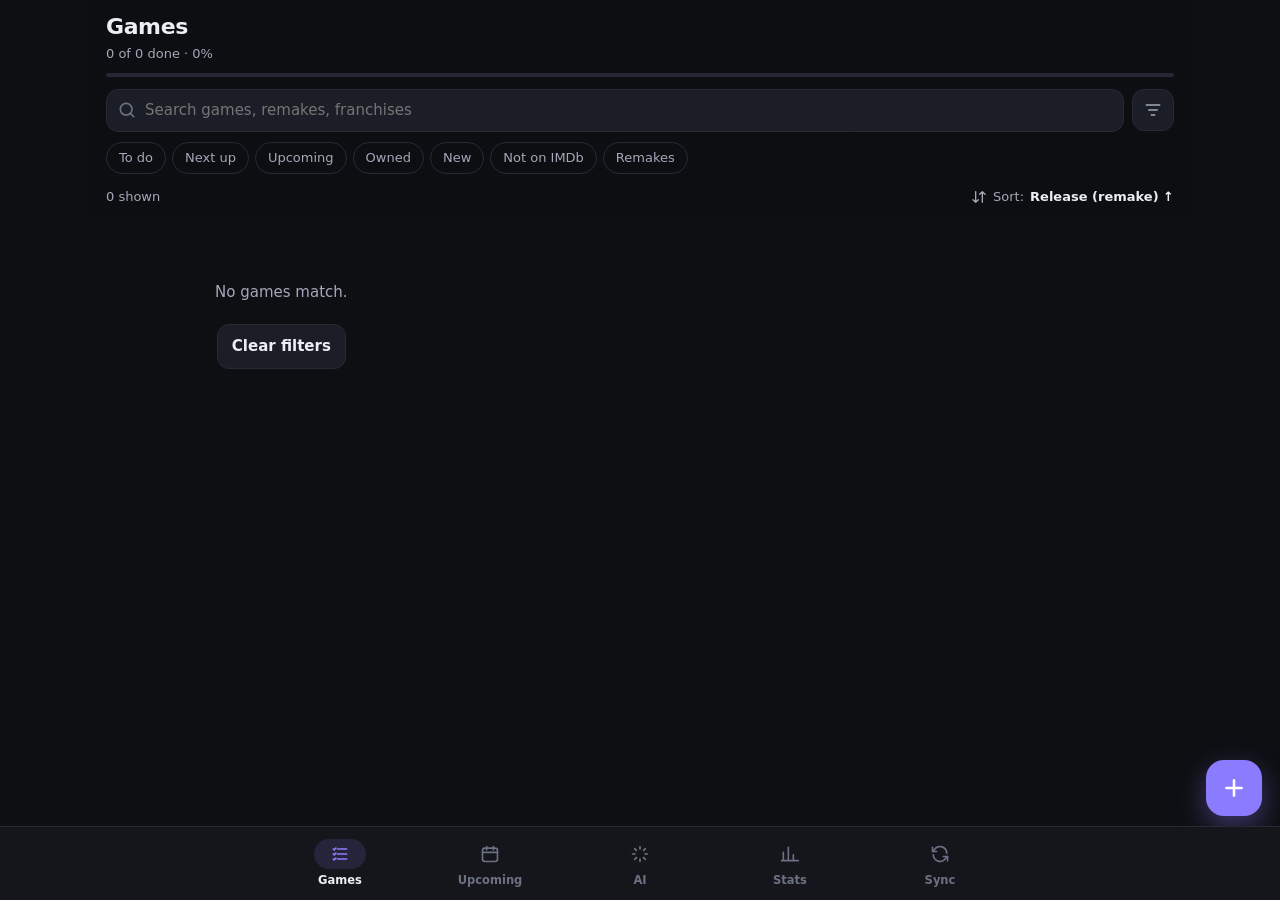
<file: legacy/src/gc/index.html>
<!doctype html>
<html><head><meta charset="utf-8">
<meta name="viewport" content="width=device-width,initial-scale=1,viewport-fit=cover">
<title>GameCheck</title>
<style>
:root{
  color-scheme:dark;
  --bg:#0e0f13;--s1:#15171d;--s2:#1b1e26;--s3:#242833;--line:#262a35;
  --t:#eceef3;--t2:#a3a9b8;--t3:#6b7183;
  --a:#8b7cff;--a-soft:rgba(139,124,255,.14);
  --done:#199e70;--done-soft:rgba(25,158,112,.16);
  --star:#f2c14e;--up:#5aa9ff;--warn:#f0a35a;--bad:#ff6b6b;
  --r:16px;
}
*{box-sizing:border-box;-webkit-tap-highlight-color:transparent}
html,body{margin:0;background:var(--bg);color:var(--t);font:15px/1.4 system-ui,-apple-system,"Segoe UI",Roboto,sans-serif;-webkit-font-smoothing:antialiased}
button,input,select,textarea{font:inherit;color:inherit}
button{cursor:pointer}
[hidden]{display:none!important}
svg.i{width:20px;height:20px;stroke:currentColor;fill:none;stroke-width:2;stroke-linecap:round;stroke-linejoin:round;flex:none}

/* layout */
.view{display:none;padding:0 16px calc(96px + env(safe-area-inset-bottom));max-width:1100px;margin:0 auto}
.view.on{display:block}
.top{position:sticky;top:0;z-index:20;background:rgba(14,15,19,.92);backdrop-filter:blur(16px);-webkit-backdrop-filter:blur(16px);margin:0 -16px;padding:calc(12px + env(safe-area-inset-top)) 16px 10px}
.top-row{display:flex;align-items:center;gap:10px}
.h1{font-size:22px;font-weight:760;letter-spacing:-.4px;margin:0;flex:1;min-width:0}
.sub{font-size:13px;color:var(--t2);margin-top:2px}
.pill{display:inline-flex;align-items:center;gap:6px;font-size:12px;font-weight:600;color:var(--a);background:var(--a-soft);border-radius:999px;padding:5px 10px;border:none;white-space:nowrap}
.pill .dot{width:7px;height:7px;border-radius:50%;background:var(--a);animation:pulse 1.2s infinite}
@keyframes pulse{50%{opacity:.3}}
.bar{height:4px;border-radius:2px;background:var(--s3);overflow:hidden;margin-top:10px}
.bar>i{display:block;height:100%;background:var(--done);border-radius:2px;transition:width .3s}

.searchrow{display:flex;gap:8px;margin-top:12px}
.field{flex:1;min-width:0;display:flex;align-items:center;gap:8px;background:var(--s2);border:1px solid var(--line);border-radius:12px;padding:0 10px;color:var(--t3)}
.field:focus-within{border-color:var(--a)}
.field input{flex:1;min-width:0;background:none;border:none;outline:none;padding:10px 0;color:var(--t)}
.ib{width:42px;height:42px;flex:none;border-radius:12px;border:1px solid var(--line);background:var(--s2);display:grid;place-items:center;position:relative;color:var(--t2)}
.ib.on{color:var(--a);border-color:var(--a)}
.badge{position:absolute;top:-5px;right:-5px;background:var(--a);color:#fff;font-size:10px;font-weight:700;min-width:17px;height:17px;border-radius:9px;display:grid;place-items:center;padding:0 4px}
.chips{display:flex;gap:6px;overflow-x:auto;padding-top:10px;scrollbar-width:none;margin:0 -16px;padding-left:16px;padding-right:16px}
.chips::-webkit-scrollbar{display:none}
.chip{flex:none;border:1px solid var(--line);background:transparent;border-radius:999px;padding:6px 12px;font-size:13px;color:var(--t2);white-space:nowrap}
.chip.on{background:var(--t);border-color:var(--t);color:var(--bg);font-weight:600}
.sortrow{display:flex;align-items:center;justify-content:space-between;gap:8px;margin-top:10px;font-size:13px;color:var(--t2)}
.sortbtn{display:inline-flex;align-items:center;gap:6px;background:none;border:none;color:var(--t2);padding:4px 0;font-size:13px}
.sortbtn b{color:var(--t);font-weight:600}

/* list */
.list{display:grid;grid-template-columns:1fr;gap:8px;padding-top:6px}
@media (min-width:720px){.list{grid-template-columns:repeat(auto-fill,minmax(330px,1fr))}}
.yh{grid-column:1/-1;font-size:12px;font-weight:700;letter-spacing:.6px;color:var(--t3);padding:14px 2px 2px;display:flex;align-items:center;gap:10px}
.yh::after{content:"";flex:1;height:1px;background:var(--line)}
.yh span{color:var(--t3);font-weight:500;letter-spacing:0}
.card{display:flex;gap:12px;align-items:flex-start;background:var(--s1);border:1px solid var(--line);border-radius:var(--r);padding:12px 12px 12px 10px;cursor:pointer;min-width:0}
.card:active{background:var(--s2)}
.ck{flex:none;width:28px;height:28px;border-radius:50%;border:2px solid var(--t3);display:grid;place-items:center;margin-top:1px;transition:background .15s,border-color .15s}
.ck svg{width:15px;height:15px;stroke:#fff;stroke-width:3.2;fill:none;opacity:0;stroke-linecap:round;stroke-linejoin:round}
.card.done .ck{background:var(--done);border-color:var(--done)}
.card.done .ck svg{opacity:1}
.card.done .tt{color:var(--t2)}
.cb{flex:1;min-width:0}
.tt{font-weight:620;line-height:1.28;overflow-wrap:anywhere}
.meta{font-size:12.5px;color:var(--t2);margin-top:3px;display:flex;flex-wrap:wrap;gap:0 6px;align-items:center}
.meta .fd{width:7px;height:7px;border-radius:50%;display:inline-block;margin-right:2px}
.rm{font-size:12.5px;color:var(--t2);margin-top:3px}
.rm b{color:var(--a);font-weight:600}
.tags{display:flex;flex-wrap:wrap;gap:5px;margin-top:7px}
.tag{font-size:11px;font-weight:600;padding:2px 7px;border-radius:6px;background:var(--s3);color:var(--t2)}
.tag.up{background:rgba(90,169,255,.14);color:var(--up)}
.tag.nx{background:var(--a-soft);color:var(--a)}
.tag.own{background:var(--done-soft);color:#4fd1a1}
.tag.new{background:rgba(240,163,90,.15);color:var(--warn)}
.side{flex:none;text-align:right;display:flex;flex-direction:column;align-items:flex-end;gap:4px;padding-top:1px}
.rt{font-size:13px;font-weight:700;color:var(--t);display:flex;align-items:center;gap:3px}
.rt svg{width:13px;height:13px;fill:var(--star);stroke:none}
.rt.none{color:var(--t3);font-weight:500}
.hr{font-size:12px;color:var(--t2);white-space:nowrap}
.src{font-size:9.5px;letter-spacing:.3px;color:var(--t3);text-transform:uppercase}
.you{font-size:11px;font-weight:700;color:var(--a);background:var(--a-soft);border-radius:6px;padding:1px 6px;white-space:nowrap}
.acc{display:flex;flex-wrap:wrap;gap:5px;margin-top:4px}
.empty{text-align:center;color:var(--t2);padding:56px 20px}
.more{grid-column:1/-1;height:40px}

/* fab + nav */
.fab{position:fixed;right:18px;bottom:calc(84px + env(safe-area-inset-bottom));width:56px;height:56px;border-radius:18px;background:var(--a);color:#fff;border:none;box-shadow:0 10px 28px rgba(139,124,255,.38);display:grid;place-items:center;z-index:30}
.fab svg{width:26px;height:26px;stroke:#fff;stroke-width:2.4}
nav{position:fixed;left:0;right:0;bottom:0;z-index:40;background:rgba(21,23,29,.96);backdrop-filter:blur(16px);-webkit-backdrop-filter:blur(16px);border-top:1px solid var(--line);display:flex;justify-content:center;padding:6px 8px calc(6px + env(safe-area-inset-bottom))}
nav button{flex:1;max-width:150px;min-width:0;background:none;border:none;color:var(--t3);display:flex;flex-direction:column;align-items:center;gap:3px;padding:6px 0;font-size:11.5px;font-weight:600;position:relative}
nav button .ic{width:52px;height:30px;border-radius:15px;display:grid;place-items:center;transition:background .15s}
nav button.on{color:var(--t)}
nav button.on .ic{background:var(--a-soft);color:var(--a)}
nav .nb{position:absolute;top:2px;left:calc(50% + 10px);background:var(--warn);color:#000;font-size:10px;font-weight:800;min-width:16px;height:16px;border-radius:8px;display:grid;place-items:center;padding:0 4px}

/* panels (stats / sync) */
.sec{margin-top:18px}
.sec h3{font-size:13px;font-weight:700;color:var(--t2);text-transform:uppercase;letter-spacing:.6px;margin:0 0 8px 2px;display:flex;align-items:center;gap:8px}
.sec h3 .sp{flex:1}
.panel{background:var(--s1);border:1px solid var(--line);border-radius:var(--r);padding:14px}
.grid2{display:grid;grid-template-columns:1fr 1fr;gap:8px}
@media (min-width:720px){.grid2.k4{grid-template-columns:repeat(4,1fr)}.cols{display:grid;grid-template-columns:1fr 1fr;gap:0 16px}}
.tile{background:var(--s1);border:1px solid var(--line);border-radius:var(--r);padding:12px 14px}
.tile .k{font-size:12px;color:var(--t2)}
.tile .v{font-size:22px;font-weight:750;letter-spacing:-.4px;margin-top:2px}
.tile .v small{font-size:13px;color:var(--t2);font-weight:500;letter-spacing:0}
.hero{display:flex;align-items:center;gap:18px}
.ring{flex:none;width:112px;height:112px;position:relative}
.ring svg{width:100%;height:100%;transform:rotate(-90deg)}
.ring .c{position:absolute;inset:0;display:grid;place-items:center;text-align:center}
.ring .c b{font-size:26px;font-weight:780;letter-spacing:-.6px;display:block}
.ring .c span{font-size:11px;color:var(--t2)}
.hero .lines{flex:1;min-width:0;display:grid;gap:8px}
.hero .ln{display:flex;justify-content:space-between;gap:8px;font-size:14px;color:var(--t2)}
.hero .ln b{color:var(--t);font-weight:650}
.frow{display:grid;grid-template-columns:minmax(0,1fr) auto;gap:2px 10px;padding:8px 0;border-bottom:1px solid var(--line);cursor:pointer}
.frow:last-child{border-bottom:none}
.frow .n{font-size:14px;font-weight:600;white-space:nowrap;overflow:hidden;text-overflow:ellipsis}
.frow .c{font-size:12.5px;color:var(--t2);text-align:right;white-space:nowrap}
.frow .pb{grid-column:1/-1;height:6px;border-radius:3px;background:var(--s3);overflow:hidden}
.frow .pb i{display:block;height:100%;background:var(--done);border-radius:3px 0 0 3px}
.seg{display:flex;gap:4px;background:var(--s2);border-radius:10px;padding:3px}
.seg button{flex:1;border:none;background:none;border-radius:8px;padding:6px 10px;font-size:12.5px;color:var(--t2);font-weight:600}
.seg button.on{background:var(--s3);color:var(--t)}
.chart{position:relative}
.chart svg{display:block;width:100%;height:auto;overflow:visible}
.chart .lg{display:flex;gap:14px;font-size:12px;color:var(--t2);margin-top:8px}
.chart .lg i{display:inline-block;width:10px;height:10px;border-radius:3px;margin-right:5px;vertical-align:-1px}
.tip{position:absolute;pointer-events:none;background:var(--t);color:var(--bg);font-size:12px;font-weight:600;padding:6px 9px;border-radius:8px;white-space:nowrap;transform:translate(-50%,-100%);opacity:0;transition:opacity .12s;z-index:3}
.tip.on{opacity:1}
.li{display:flex;align-items:center;gap:10px;padding:9px 0;border-bottom:1px solid var(--line);cursor:pointer}
.li:last-child{border-bottom:none}
.li .b{flex:1;min-width:0}
.li .b div:first-child{font-size:14px;font-weight:600;white-space:nowrap;overflow:hidden;text-overflow:ellipsis}
.li .b div:last-child{font-size:12px;color:var(--t2)}
.li .r{font-size:12.5px;color:var(--t2);text-align:right;white-space:nowrap}
.li .r b{color:var(--t)}
.muted{color:var(--t2);font-size:13px}

/* sync */
.syncard{display:flex;flex-direction:column;gap:12px}
.syncard .st{display:flex;align-items:center;gap:12px}
.syncard .st .big{font-size:17px;font-weight:700}
.btn{border:1px solid var(--line);background:var(--s2);border-radius:12px;padding:11px 14px;font-weight:650;display:inline-flex;align-items:center;justify-content:center;gap:8px;color:var(--t)}
.btn.pr{background:var(--a);border-color:var(--a);color:#fff}
.btn.dg{color:var(--bad)}
.btn.sm{padding:7px 11px;font-size:13px;border-radius:10px}
.btn.full{width:100%}
.btns{display:flex;gap:8px;flex-wrap:wrap}
.btns .btn{flex:1;min-width:120px}
.ph{display:flex;align-items:center;gap:10px;padding:9px 0;border-bottom:1px solid var(--line);font-size:14px}
.ph:last-child{border-bottom:none}
.ph .s{width:22px;height:22px;border-radius:50%;display:grid;place-items:center;flex:none;background:var(--s3);color:var(--t3)}
.ph .s svg{width:13px;height:13px;stroke-width:3}
.ph.ok .s{background:var(--done-soft);color:#4fd1a1}
.ph.run .s{background:var(--a-soft);color:var(--a)}
.ph.run .s::after{content:"";width:10px;height:10px;border-radius:50%;border:2px solid var(--a);border-top-color:transparent;animation:spin .8s linear infinite}
.ph.err .s{background:rgba(255,107,107,.15);color:var(--bad)}
@keyframes spin{to{transform:rotate(360deg)}}
.ph .n{flex:1}
.ph .c{font-size:12.5px;color:var(--t2);white-space:nowrap}
.ph .pb2{height:3px;background:var(--s3);border-radius:2px;margin-top:5px;overflow:hidden}
.ph .pb2 i{display:block;height:100%;background:var(--a)}
.tg{display:flex;align-items:center;justify-content:space-between;gap:12px;padding:11px 0;border-bottom:1px solid var(--line)}
.tg:last-child{border-bottom:none}
.tg .l{font-size:14px}
.tg .l div:last-child{font-size:12px;color:var(--t2);margin-top:1px}
.sw{width:46px;height:28px;border-radius:14px;background:var(--s3);position:relative;flex:none;border:none}
.sw::after{content:"";position:absolute;top:3px;left:3px;width:22px;height:22px;border-radius:50%;background:var(--t3);transition:.15s}
.sw.on{background:var(--a)}
.sw.on::after{left:21px;background:#fff}
.num{width:84px;background:var(--s2);border:1px solid var(--line);border-radius:10px;padding:7px 9px;text-align:center}
.rv{display:flex;align-items:center;gap:10px;padding:10px 0;border-bottom:1px solid var(--line)}
.rv:last-child{border-bottom:none}
.rv .b{flex:1;min-width:0}
.rv .b div:first-child{font-size:14px;font-weight:600}
.rv .b div:last-child{font-size:12px;color:var(--t2)}
.x{width:34px;height:34px;border-radius:10px;border:1px solid var(--line);background:var(--s2);display:grid;place-items:center;color:var(--t2);flex:none}
.x svg{width:16px;height:16px}
.x.ok{color:#4fd1a1}
.log{font:12px/1.5 ui-monospace,Menlo,monospace;color:var(--t2);white-space:pre-wrap;max-height:220px;overflow:auto}

/* upcoming */
.ur{display:flex;align-items:center;gap:12px;padding:10px 0;border-bottom:1px solid var(--line);cursor:pointer}
.ur:last-child{border-bottom:none}
.dbx{flex:none;width:46px;height:50px;border-radius:12px;background:var(--s2);display:flex;flex-direction:column;align-items:center;justify-content:center;line-height:1.05}
.dbx b{font-size:18px;font-weight:780}
.dbx span{font-size:10.5px;color:var(--t2);text-transform:uppercase;letter-spacing:.4px}
.dbx.soon{background:var(--a-soft)}.dbx.soon b{color:var(--a)}
.ur .b{flex:1;min-width:0}
.ur .b .tt{font-size:14.5px}
.ur .cd{flex:none;font-size:12.5px;color:var(--t2);text-align:right;white-space:nowrap}
.ur .cd b{display:block;color:var(--t);font-size:15px}
.bell{flex:none;width:36px;height:36px;border-radius:10px;border:1px solid var(--line);background:var(--s2);display:grid;place-items:center;color:var(--a)}
.bell svg{width:17px;height:17px}
.bell.off{color:var(--t3)}
.mh{font-size:13px;font-weight:700;color:var(--t2);margin:18px 2px 6px;display:flex;justify-content:space-between}
.mh span{font-weight:500;color:var(--t3)}
.banner{display:flex;align-items:center;gap:12px}
.banner .ic2{width:40px;height:40px;border-radius:12px;display:grid;place-items:center;background:var(--a-soft);color:var(--a);flex:none}
.banner.warn .ic2{background:rgba(240,163,90,.15);color:var(--warn)}
.banner .b{flex:1;min-width:0;font-size:13.5px}
.banner .b b{display:block;font-size:14.5px}
/* bulk select */
.card.sel{border-color:var(--a);background:var(--a-soft)}
.selbar{position:fixed;left:0;right:0;bottom:0;z-index:55;background:var(--s1);border-top:1px solid var(--line);padding:10px 12px calc(10px + env(safe-area-inset-bottom));display:none;flex-direction:column;gap:8px;box-shadow:0 -10px 30px rgba(0,0,0,.35)}
.selbar.on{display:flex}
.selbar .r1{display:flex;align-items:center;gap:10px;font-weight:700}
.selbar .r1 span{flex:1}
.selbar .r2{display:flex;gap:6px;overflow-x:auto;scrollbar-width:none}
.selbar .r2::-webkit-scrollbar{display:none}
.selbar .r2 .btn{flex:none;padding:9px 12px;font-size:13px}
.hourrow{display:flex;align-items:center;gap:8px;min-width:0}
.hourrow select{min-width:0;flex:1}
.play{display:inline-flex;align-items:center;gap:4px;font-size:11px;font-weight:700;padding:2px 7px;border-radius:6px;background:var(--s3);color:var(--t)}
.play.pc{background:rgba(90,169,255,.15);color:#8cc4ff}.play.sw{background:rgba(255,92,92,.14);color:#ff8a8a}.play.ps{background:rgba(70,120,255,.16);color:#9db4ff}.play.ra{background:rgba(242,193,78,.15);color:var(--star)}.play.fd{background:rgba(25,158,112,.16);color:#4fd1a1}.play.no{color:var(--t3)}
.price{font-size:12px;font-weight:750;color:#4fd1a1;white-space:nowrap}
.price s{color:var(--t3);font-weight:500;margin-right:3px}
.cbox{background:var(--s2);border:1px solid var(--line);border-radius:12px;padding:12px;margin-top:8px}
.cbox h4{margin:0 0 6px;font-size:13px;color:var(--t2);text-transform:uppercase;letter-spacing:.5px;display:flex;align-items:center;gap:8px}
.cbox h4 .sp{flex:1}
.vchain{display:grid;gap:6px;margin-top:6px}
.vchain div{display:flex;gap:8px;font-size:13px;color:var(--t2)}
.vchain div b{color:var(--t);font-weight:600}
.vchain div.cur b{color:var(--a)}
.offer{display:flex;align-items:center;gap:10px;padding:8px 0;border-top:1px solid var(--line);cursor:pointer}
.offer .b{flex:1;min-width:0;font-size:13.5px}
.offer .b div:last-child{font-size:12px;color:var(--t2)}
.offer .pr{font-weight:750;font-size:14px;white-space:nowrap}
.ai{white-space:pre-wrap;font-size:14px;line-height:1.5}
.ai b{color:var(--t)}
.srcs{display:flex;flex-wrap:wrap;gap:6px;margin-top:10px}
.srcs a,.srcs span{font-size:11.5px;color:var(--a);background:var(--a-soft);border-radius:6px;padding:3px 7px;text-decoration:none;max-width:100%;overflow:hidden;text-overflow:ellipsis;white-space:nowrap;cursor:pointer}
.qi{padding:11px 0;border-bottom:1px solid var(--line)}
.qi:last-child{border-bottom:none}
.qi .h{display:flex;align-items:flex-start;gap:10px}
.qi .h .b{flex:1;min-width:0}
.qi .h .b>div:first-child{font-size:14px;font-weight:650}
.qi .why{font-size:12.5px;color:var(--t2);margin-top:3px}
.qi .chg{font-size:12.5px;margin-top:5px;display:grid;gap:2px}
.qi .chg span{color:var(--t3)}
.qi .chg i{font-style:normal;color:#4fd1a1}
.kind{font-size:10.5px;font-weight:800;letter-spacing:.4px;text-transform:uppercase;border-radius:5px;padding:2px 6px;background:var(--s3);color:var(--t2);flex:none;margin-top:2px}
.kind.merge{background:rgba(255,107,107,.14);color:var(--bad)}.kind.remake{background:var(--a-soft);color:var(--a)}.kind.fix{background:rgba(90,169,255,.15);color:#8cc4ff}.kind.missing{background:rgba(240,163,90,.15);color:var(--warn)}
textarea.ask{width:100%;min-height:72px;background:var(--s2);border:1px solid var(--line);border-radius:12px;padding:11px;color:var(--t);outline:none;resize:vertical}
textarea.ask:focus{border-color:var(--a)}
.cv{flex:none;width:46px;height:62px;border-radius:8px;background:var(--s3);object-fit:cover;margin-top:1px}
img.cv,.ehead img,.covers img{opacity:0;transition:opacity .2s}
img.cv.ld,.ehead img.ld,.covers img.ld{opacity:1}
.cv.ph{display:grid;place-items:center;font-size:16px;font-weight:800;color:var(--t3)}
.card.done .cv{opacity:.55}
.ehead{display:flex;gap:14px;align-items:flex-start;margin-top:6px}
.ehead img{width:92px;height:124px;border-radius:12px;object-fit:cover;background:var(--s3);flex:none}
.ehead .b{flex:1;min-width:0}
.ehead .desc{font-size:13px;color:var(--t2);line-height:1.45;display:-webkit-box;-webkit-line-clamp:6;-webkit-box-orient:vertical;overflow:hidden}
.ehead .desc.open{-webkit-line-clamp:unset}
.ehead .kv{font-size:12.5px;color:var(--t2);margin-top:6px}
.ehead .kv b{color:var(--t);font-weight:600}
.srow{display:grid;grid-template-columns:92px 1fr;gap:8px;padding:8px 0;border-top:1px solid var(--line);font-size:13px}
.srow:first-of-type{border-top:none}
.srow>span{color:var(--t2)}
.sv{display:flex;flex-wrap:wrap;gap:5px;align-items:center}
.sv i{font-style:normal;font-size:11.5px;padding:2px 7px;border-radius:6px;background:var(--s3);color:var(--t2);cursor:default}
.sv i.ok{background:var(--done-soft);color:#4fd1a1}
.sv i.bad{background:rgba(255,107,107,.14);color:var(--bad)}
.sv i.pick{cursor:pointer;outline:1px dashed var(--t3)}
.sv i b{color:var(--t);font-weight:600}
.covers{display:flex;gap:8px;overflow-x:auto;padding-top:4px}
.covers img{width:54px;height:72px;border-radius:7px;object-fit:cover;border:2px solid transparent;cursor:pointer;background:var(--s3);flex:none}
.covers img.on{border-color:var(--a)}
/* sheets */
.sh{position:fixed;inset:0;z-index:60;display:none}
.sh.open{display:block}
.sh .bk{position:absolute;inset:0;background:rgba(0,0,0,.55);animation:fade .2s}
@keyframes fade{from{opacity:0}}
.sh .pn{position:absolute;left:0;right:0;bottom:0;max-height:92vh;overflow-y:auto;background:var(--s1);border-radius:22px 22px 0 0;padding:8px 16px calc(20px + env(safe-area-inset-bottom));animation:up .24s cubic-bezier(.2,.8,.2,1);max-width:720px;margin:0 auto}
@keyframes up{from{transform:translateY(60px);opacity:0}}
.grab{width:40px;height:4px;border-radius:2px;background:var(--s3);margin:4px auto 12px}
.sh h2{font-size:19px;margin:0 0 4px;display:flex;align-items:center;gap:8px}
.sh h2 .sp{flex:1}
.lbl{font-size:12px;font-weight:700;color:var(--t2);margin:16px 0 7px;text-transform:uppercase;letter-spacing:.5px;display:flex;justify-content:space-between}
.lbl span{color:var(--t);text-transform:none;letter-spacing:0}
.opts{display:flex;flex-wrap:wrap;gap:6px}
.f2{display:grid;grid-template-columns:1fr 1fr;gap:10px}
.fi{display:flex;flex-direction:column;gap:5px;min-width:0}
.fi>span{font-size:12px;color:var(--t2)}
.fi input,.fi select,.fi textarea{width:100%;background:var(--s2);border:1px solid var(--line);border-radius:11px;padding:10px 11px;outline:none;min-width:0;color:var(--t)}
.fi input:focus,.fi textarea:focus,.fi select:focus{border-color:var(--a)}
.fi input::placeholder{color:var(--t3)}
.full{grid-column:1/-1}
input[type=range]{width:100%;accent-color:var(--a)}
.links{display:grid;gap:8px;margin-top:12px}
.lk{display:flex;align-items:center;gap:10px;background:var(--s2);border:1px solid var(--line);border-radius:12px;padding:10px 12px}
.lk .ico{width:34px;height:34px;border-radius:9px;display:grid;place-items:center;font-size:11px;font-weight:800;flex:none}
.lk .ico.imdb{background:#f5c518;color:#000}
.lk .ico.hltb{background:#2d3a4f;color:#9fd0ff}
.lk .b{flex:1;min-width:0}
.lk .b div:first-child{font-size:14px;font-weight:600;white-space:nowrap;overflow:hidden;text-overflow:ellipsis}
.lk .b div:last-child{font-size:12px;color:var(--t2)}
.hint{font-size:12px;color:var(--t2);margin:8px 0 0}
.toast{position:fixed;left:50%;bottom:calc(150px + env(safe-area-inset-bottom));transform:translate(-50%,10px);background:var(--t);color:var(--bg);padding:10px 16px;border-radius:12px;font-size:13.5px;font-weight:600;z-index:99;opacity:0;transition:.22s;pointer-events:none;max-width:88vw;text-align:center}
.toast.on{opacity:1;transform:translate(-50%,0)}
</style></head><body>

<!-- ============ GAMES ============ -->
<section class="view on" id="vGames">
  <div class="top" id="topG">
    <div class="top-row">
      <div style="flex:1;min-width:0"><h1 class="h1">Games</h1><div class="sub" id="gSub"></div></div>
      <button class="pill" id="syncPill" hidden><span class="dot"></span><span id="syncPillT">Syncing</span></button>
    </div>
    <div class="bar"><i id="gBar"></i></div>
    <div class="searchrow">
      <label class="field"><svg class="i" viewBox="0 0 24 24"><circle cx="11" cy="11" r="7"/><path d="M20 20l-3.5-3.5"/></svg><input id="q" type="search" placeholder="Search games, remakes, franchises" autocomplete="off"></label>
      <button class="ib" id="bF" aria-label="Filters"><svg class="i" viewBox="0 0 24 24"><path d="M4 6h16M7 12h10M10 18h4"/></svg><span class="badge" id="fc" hidden></span></button>
    </div>
    <div class="chips" id="quick"></div>
    <div class="sortrow">
      <span id="gCount"></span>
      <button class="sortbtn" id="bSort"><svg class="i" viewBox="0 0 24 24" style="width:16px;height:16px"><path d="M7 4v16M3 16l4 4 4-4M17 20V4M13 8l4-4 4 4"/></svg>Sort: <b id="sortLbl"></b></button>
    </div>
  </div>
  <div class="list" id="list"></div>
</section>

<!-- ============ STATS ============ -->
<section class="view" id="vUp">
  <div class="top"><div class="top-row"><div style="flex:1;min-width:0"><h1 class="h1">Upcoming</h1><div class="sub" id="uSub"></div></div></div>
    <div class="chips" id="upChips" style="padding-bottom:2px"></div></div>
  <div id="upBody"></div>
</section>

<section class="view" id="vAi">
  <div class="top"><div class="top-row"><div style="flex:1;min-width:0"><h1 class="h1">Assistant</h1><div class="sub">Free AI: verify, consolidate, prices and questions</div></div>
    <button class="pill" id="aiPill" hidden><span class="dot"></span><span id="aiPillT">Working</span></button></div></div>
  <div id="aiBody"></div>
</section>

<section class="view" id="vStats">
  <div class="top"><div class="top-row"><div style="flex:1"><h1 class="h1">Stats</h1><div class="sub" id="sSub"></div></div></div></div>
  <div id="statsBody"></div>
</section>

<!-- ============ SYNC ============ -->
<section class="view" id="vSync">
  <div class="top"><div class="top-row"><div style="flex:1"><h1 class="h1">Sync</h1><div class="sub">IMDb ratings · HowLongToBeat times · Wikidata canon</div></div></div></div>
  <div id="syncBody"></div>
</section>

<button class="fab" id="bAdd" aria-label="Add game"><svg class="i" viewBox="0 0 24 24"><path d="M12 5v14M5 12h14"/></svg></button>

<nav>
  <button class="on" data-v="vGames"><span class="ic"><svg class="i" viewBox="0 0 24 24"><path d="M9 6h11M9 12h11M9 18h11"/><path d="M4 6l1 1 2-2M4 12l1 1 2-2M4 18l1 1 2-2"/></svg></span>Games</button>
  <button data-v="vUp"><span class="ic"><svg class="i" viewBox="0 0 24 24"><rect x="3" y="5" width="18" height="16" rx="3"/><path d="M3 10h18M8 3v4M16 3v4"/></svg></span>Upcoming<span class="nb" id="upBadge" hidden></span></button>
  <button data-v="vAi"><span class="ic"><svg class="i" viewBox="0 0 24 24"><path d="M12 3v3M12 18v3M3 12h3M18 12h3M5.6 5.6l2.1 2.1M16.3 16.3l2.1 2.1M5.6 18.4l2.1-2.1M16.3 7.7l2.1-2.1"/></svg></span>AI<span class="nb" id="aiBadge" hidden></span></button>
  <button data-v="vStats"><span class="ic"><svg class="i" viewBox="0 0 24 24"><path d="M4 20V10M10 20V4M16 20v-7M22 20H2"/></svg></span>Stats</button>
  <button data-v="vSync"><span class="ic"><svg class="i" viewBox="0 0 24 24"><path d="M20 11a8 8 0 0 0-14.7-4.3L3 9"/><path d="M3 4v5h5"/><path d="M4 13a8 8 0 0 0 14.7 4.3L21 15"/><path d="M21 20v-5h-5"/></svg></span>Sync<span class="nb" id="navBadge" hidden></span></button>
</nav>

<!-- Filters -->
<div class="sh" id="shF"><div class="bk"></div><div class="pn">
  <div class="grab"></div>
  <h2>Filters<span class="sp"></span><button class="btn sm" id="fReset">Reset</button></h2>
  <div class="lbl">Progress</div><div class="opts" data-k="st"></div>
  <div class="lbl">Release</div><div class="opts" data-k="rel"></div>
  <div class="lbl">Version</div><div class="opts" data-k="ty"></div>
  <div class="lbl">Ownership</div><div class="opts" data-k="own"></div>
  <div class="lbl">Flags</div><div class="opts" data-k="flag"></div>
  <div class="f2" style="margin-top:14px">
    <label class="fi"><span>Franchise</span><select id="fFr"></select></label>
    <label class="fi"><span>Multiverse</span><select id="fMu"></select></label>
    <label class="fi"><span>Platform</span><select id="fPl"></select></label>
    <label class="fi"><span>Owned on</span><select id="fOw"></select></label>
    <label class="fi"><span>On my IMDb list</span><select id="fIl"></select></label>
    <label class="fi"><span>On my HLTB list</span><select id="fHl"></select></label>
    <label class="fi"><span>Best played on</span><select id="fBo"></select></label>
    <label class="fi"><span>Price</span><select id="fPr"><option value="">Any</option><option value="known">Has a price</option><option value="sale">On sale</option><option value="10">Under €10</option><option value="20">Under €20</option></select></label>
    <label class="fi"><span>Year from</span><input id="fY1" type="number" inputmode="numeric" placeholder="Any"></label>
    <label class="fi"><span>Year to</span><input id="fY2" type="number" inputmode="numeric" placeholder="Any"></label>
  </div>
  <div class="lbl">Minimum rating <span id="fRv">Any</span></div>
  <input type="range" id="fR" min="0" max="9.5" step="0.5" value="0">
  <div class="lbl">Max time to beat <span id="fHv">Any</span></div>
  <input type="range" id="fH" min="0" max="8" step="1" value="0">
  <div class="btns" style="margin-top:18px"><button class="btn pr" id="fClose">Show <span id="fN"></span> games</button></div>
</div></div>

<!-- Sort -->
<div class="sh" id="shS"><div class="bk"></div><div class="pn">
  <div class="grab"></div>
  <h2>Sort by</h2>
  <div class="lbl">Order</div>
  <div class="opts" id="sortOpts"></div>
  <div class="lbl">Direction</div>
  <div class="seg" id="sortDir"><button data-d="1">Ascending</button><button data-d="0">Descending</button></div>
  <div class="btns" style="margin-top:18px"><button class="btn pr" id="sClose">Done</button></div>
</div></div>

<!-- Editor -->
<div class="sh" id="shE"><div class="bk"></div><div class="pn">
  <div class="grab"></div>
  <h2><span id="eT">Edit game</span><span class="sp"></span><button class="btn sm" id="eDone">Mark done</button></h2>
  <div class="links" id="eLinks"></div>
  <div class="f2" style="margin-top:14px">
    <label class="fi full"><span>Title</span><input id="e_t"></label>
    <label class="fi"><span>Original release</span><input id="e_od" placeholder="March 21, 2002"></label>
    <label class="fi"><span>Original platform</span><input id="e_op" list="dlPl"></label>
    <label class="fi full"><span>Remake / version</span><input id="e_rn" placeholder="None"></label>
    <label class="fi"><span>Remake release</span><input id="e_rd" placeholder="Same as original"></label>
    <label class="fi"><span>Remake platform</span><input id="e_rp" list="dlPl"></label>
    <label class="fi"><span>Franchise</span><input id="e_f" list="dlFr"></label>
    <label class="fi"><span>Multiverse</span><input id="e_m" list="dlMu"></label>
    <label class="fi"><span>Owned on</span><input id="e_ow" list="dlOw" placeholder="Not owned"></label>
    <label class="fi"><span>Rating</span><input id="e_r" inputmode="decimal"></label>
    <label class="fi"><span>Hours (original)</span><input id="e_h" inputmode="decimal"></label>
    <label class="fi"><span>Hours (remake)</span><input id="e_hb" inputmode="decimal"></label>
    <label class="fi full"><span>Notes</span><textarea id="e_no" rows="2"></textarea></label>
  </div>
  <p class="hint">Leave rating or hours empty to use live IMDb / HLTB values.</p>
  <div class="tg"><div class="l"><div>Next up</div></div><button class="sw" id="e_n"></button></div>
  <div class="tg" id="e_bellRow"><div class="l"><div>Release reminder</div><div id="e_bellTxt"></div></div><button class="sw" id="e_bell"></button></div>
  <div class="btns" style="margin-top:16px">
    <button class="btn dg" id="eDel">Hide</button>
    <button class="btn" id="eCancel">Cancel</button>
    <button class="btn pr" id="eSave">Save</button>
  </div>
</div></div>

<div class="selbar" id="selbar">
  <div class="r1"><span id="selN">0 selected</span><button class="btn sm" id="selAll">Select all shown</button><button class="btn sm" id="selX">Cancel</button></div>
  <div class="r2"><button class="btn pr" data-act="done">Mark done</button><button class="btn" data-act="undone">Not done</button><button class="btn" data-act="next">Next up</button><button class="btn" data-act="fr">Set franchise</button><button class="btn" data-act="mute">Mute reminders</button><button class="btn dg" data-act="hide">Hide / remove</button></div>
</div>
<div class="sh" id="shFr"><div class="bk"></div><div class="pn">
  <div class="grab"></div><h2>Set franchise</h2>
  <div class="f2" style="margin-top:10px"><label class="fi full"><span>Franchise for <b id="frN"></b> games</span><input id="frIn" list="dlFr" placeholder="e.g. Zelda"></label></div>
  <div class="btns" style="margin-top:16px"><button class="btn" id="frCancel">Cancel</button><button class="btn pr" id="frOk">Apply</button></div>
</div></div>
<div class="sh" id="shMan"><div class="bk"></div><div class="pn">
  <div class="grab"></div><h2 id="manT">Ask Claude</h2>
  <div class="muted" style="line-height:1.5">1. Copy the prompt and paste it into a new chat in the Claude app (web search on).<br>2. When Claude finishes, copy its whole reply.<br>3. Paste it below and tap Import.</div>
  <div class="btns"><button class="btn pr" id="manCopy">Copy prompt &amp; open Claude</button></div>
  <label class="fi" style="margin-top:14px"><span>Claude's reply</span><textarea class="ask" id="manIn" placeholder="Paste Claude's reply here" style="min-height:120px"></textarea></label>
  <div class="btns"><button class="btn" id="manCancel">Cancel</button><button class="btn pr" id="manOk">Import</button></div>
</div></div>
<datalist id="dlFr"></datalist><datalist id="dlMu"></datalist><datalist id="dlPl"></datalist><datalist id="dlOw"></datalist>
<div class="toast" id="toast"></div>

<script>
"use strict";
const D=[];
const $=id=>document.getElementById(id);
const DAY=864e5;
const L=(k,d)=>{try{const v=JSON.parse(localStorage.getItem('gc_'+k)??localStorage.getItem(k));return v??d}catch(e){return d}};
const S=(k,v)=>{try{localStorage.setItem('gc_'+k,JSON.stringify(v))}catch(e){}};
const esc=s=>String(s??'').replace(/[&<>"']/g,c=>({'&':'&amp;','<':'&lt;','>':'&gt;','"':'&quot;',"'":'&#39;'}[c]));
const NA=v=>v==null||v===''||v==='N/A';
const num=v=>{if(v==null||v==='')return null;const n=parseFloat(v);return isNaN(n)?null:n};
const TEST=!!window.__GC_TEST;
const sleep=ms=>new Promise(r=>setTimeout(r,TEST?1:ms));
const deacc=s=>String(s??'').normalize('NFD').replace(/[̀-ͯ]/g,'');
const norm=s=>deacc(s).toLowerCase().replace(/[™®©]/g,'').replace(/&/g,'and').replace(/^the\s+/,'').replace(/[^a-z0-9]/g,'');
const hue=s=>{let h=0;for(const c of String(s))h=(h*31+c.charCodeAt(0))%360;return h};
const MONTHS=['January','February','March','April','May','June','July','August','September','October','November','December'];
const MSHORT=MONTHS.map(m=>m.slice(0,3));
function pd(s){if(NA(s))return null;s=String(s).replace(/(\w+ \d+)\. (\d{4})/,'$1, $2').trim();
  let d=Date.parse(s);if(!isNaN(d))return d;d=Date.parse('1 '+s);if(!isNaN(d))return d;
  const m=/(\d{4})/.exec(s);return m?Date.UTC(+m[1],0,1):null}
const yr=t=>t==null?null:new Date(t).getFullYear();
const fmtISO=s=>{if(!s)return'TBA';const [y,m,d]=s.slice(0,10).split('-');return `${MONTHS[+m-1]} ${+d}, ${y}`};
const fmtH=h=>h==null?'':(h>=100?Math.round(h):Math.round(h*2)/2).toLocaleString()+' h';
const fmtN=n=>Math.round(n).toLocaleString();
const eur=v=>v===0?'Free':'€'+v.toFixed(2).replace('.',',');
function priceTxt(g){const l=live[g.id]||{};if(l.cprice&&l.cprice.best!=null&&l.cprice.offers[l.cprice.best])return eur(l.cprice.offers[l.cprice.best].price);if(l.disc&&l.eurInit)return `<s>${eur(l.eurInit)}</s>${eur(l.eur)}`;return eur(g.price)}
const fmtR=v=>v==null?'—':(Math.round(v*10)/10).toString();
const ago=t=>{if(!t)return'never';const s=(Date.now()-t)/1000;if(s<90)return'just now';if(s<3600)return Math.round(s/60)+' min ago';if(s<86400)return Math.round(s/3600)+' h ago';const d=Math.round(s/86400);return d+(d==1?' day':' days')+' ago'};
let toastT;function toast(m){const t=$('toast');t.textContent=m;t.classList.add('on');clearTimeout(toastT);toastT=setTimeout(()=>t.classList.remove('on'),2400)}
const ICON={bell:'<svg class="i" viewBox="0 0 24 24"><path d="M6 8a6 6 0 1 1 12 0c0 7 3 9 3 9H3s3-2 3-9"/><path d="M10.3 21a1.9 1.9 0 0 0 3.4 0"/></svg>',belloff:'<svg class="i" viewBox="0 0 24 24"><path d="M8.7 3A6 6 0 0 1 18 8a20 20 0 0 0 .7 5M17 17H3s3-2 3-9a5 5 0 0 1 .3-1.6"/><path d="M10.3 21a1.9 1.9 0 0 0 3.4 0M2 2l20 20"/></svg>',check:'<svg viewBox="0 0 24 24"><path d="M5 12l5 5L20 7"/></svg>',star:'<svg viewBox="0 0 24 24"><path d="M12 2l3 6.5 7 .8-5.2 4.8 1.4 7L12 17.6 5.8 21l1.4-7L2 9.3l7-.8z"/></svg>',
  x:'<svg class="i" viewBox="0 0 24 24"><path d="M6 6l12 12M18 6L6 18"/></svg>',ok:'<svg class="i" viewBox="0 0 24 24"><path d="M5 12l5 5L20 7"/></svg>',
  ext:'<svg class="i" viewBox="0 0 24 24" style="width:16px;height:16px;color:var(--t3)"><path d="M14 4h6v6M20 4l-9 9M18 14v5a1 1 0 0 1-1 1H5a1 1 0 0 1-1-1V7a1 1 0 0 1 1-1h5"/></svg>'};

/* ================= STATE ================= */
let done=L('done',{}),ov=L('ov',{}),ex=L('ex',[]),live=L('live',{}),sugg=L('sugg',[]),block=L('block',{});
const MINY=Math.min(...D.map(g=>yr(pd(g.od))).filter(Boolean));
const MY_LISTS=[];
let SET=Object.assign({auto:1,canon:1,minYear:MINY,lastSync:0,lastResult:null,
  imdbUser:'p.exampleuser00000000000000000',imdbUr:'ur00000001',imdbUrFor:'p.exampleuser00000000000000000',imdbLists:MY_LISTS,rateDone:1,imdbAdd:1,
  hltbUser:'',hltbId:0,hltbIdFor:'',hltbAdd:1,hltbDone:{comp:1,playing:1,backlog:1,replay:1,retired:1,custom:1},
  notif:{rel:1,week:1,news:1,dates:1,hour:10,scope:'all',sync:1}},L('set',{}));
SET.notif=Object.assign({rel:1,week:1,news:1,dates:1,hour:10,scope:'all',sync:1},SET.notif||{});
let acct=L('acct',{imdb:null,hltb:null}),acm=L('acm',{});
if(!SET.mig42){for(const k in live){const l=live[k];delete l.hltbMiss;delete l.imdbMiss;delete l.imdbRmMiss}SET.mig42=1;try{localStorage.setItem('gc_live',JSON.stringify(live));localStorage.setItem('gc_set',JSON.stringify(SET))}catch(e){}}
// migrate v1/v2 data
for(const k in ov){delete ov[k].imdb;delete ov[k].hl}
ex.forEach((g,i)=>{if(!g.id)g.id='c'+Date.now()+i;g.cu=1});
const saveAll=()=>{S('done',done);S('ov',ov);S('ex',ex);S('live',live);S('sugg',sugg);S('block',block);S('set',SET);S('acct',acct);S('acm',acm);VER++};
const DEF={st:'all',rel:'all',ty:'all',own:'all',flag:'all',fr:'',mu:'',pl:'',ow:'',il:'',hl:'',bo:'',pr:'',y1:'',y2:'',rmin:0,hmax:0};
let AI=Object.assign({mode:'gemini',gkey:'',gmodel:'',gmodelTs:0,month:'',reqs:0,grounded:0,verified:{}},L('ai',{})),CQ=L('cq',[]);
delete AI.key;delete AI.model;delete AI.spent;
const saveAi=()=>{S('ai',AI);S('cq',CQ)};
let F=Object.assign({},DEF,L('filt',{}));for(const k in F)if(!(k in DEF))delete F[k];
let SORT=Object.assign({k:'rd',asc:true},L('sort',{}));
const HSTEPS=[0,2,5,10,15,20,30,50,80];

/* merged rows, cached */
let VER=1,_cv=0,_cache=[];
{const seen=new Set();for(const g of D){let id=g.t+'|'+g.od;if(seen.has(id))id+='#'+g.op;let k=2;while(seen.has(id))id=g.t+'|'+g.od+'#'+(k++);seen.add(id);g._id=id}}
const BASE_IDX=new Map(D.map(g=>[g._id,g]));
function eff(g,id,isEx){
  const o=ov[id]||{},lv=live[id]||{};
  const r=num(o.r)??lv.imdbR??num(g.r),h=num(o.h)??lv.hm??num(g.h),hb=num(o.hb)??lv.hb??num(g.hb);
  const rSrc=num(o.r)!=null?'you':lv.imdbR!=null?'imdb':num(g.r)!=null?'list':'';
  const hSrc=num(o.h)!=null?'you':lv.hm!=null?'hltb':num(g.h)!=null?'list':'';
  return {r,h,hb,rSrc,hSrc};
}
function all(){
  if(_cv===VER)return _cache;
  const out=[];
  for(const b of D){const id=b._id,o=ov[id]||{};const g=Object.assign({},b);
    for(const k of['t','od','op','rn','rd','rp','f','m','ow','no','n','hid','vers'])if(o[k]!==undefined)g[k]=o[k];
    if(o.od===undefined&&o.rd===undefined)liveDate(g,id);
    g.id=id;Object.assign(g,eff(b,id));g.isNew=0;out.push(g)}
  for(const b of ex){const g=Object.assign({},b);g.cu=1;const o=ov[b.id]||{};if(o.hid)g.hid=1;if(!b.dateLocked)liveDate(g);Object.assign(g,eff(b,b.id,1));out.push(g)}
  for(const g of out){g._rd=pd(g.rd)??pd(g.od);g._od=pd(g.od);g._norm=norm(g.t);g._isR=!NA(g.rn)&&norm(g.rn)!==g._norm||(!NA(g.rn)&&g._rd!==g._od);
    const a=acm[g.id]||{};g.myR=a.ir??(a.hs?Math.round(a.hs)/10:null);g.myRSrc=a.ir!=null?'imdb':a.hs?'hltb':'';g.onImdb=!!a.oi;g.onHltb=!!a.oh;g.iLists=a.il||[];g.hLists=a.hl||[];g.myTime=a.ht||null;
    g.best=bestPlay(g);const lv=live[g.id]||{};g.price=lv.cprice&&lv.cprice.best!=null&&lv.cprice.offers[lv.cprice.best]?lv.cprice.offers[lv.cprice.best].price:(lv.eur??null);g.sale=(lv.disc||0)>0||(lv.usd!=null&&lv.usdRetail&&lv.usd<lv.usdRetail*0.8)}
  _cache=out;_cv=VER;return out;
}
const visible=()=>all().filter(g=>!g.hid);
function liveDate(g,id){const l=live[id||g.id];if(!l)return;const cut=Date.now()-30*DAY;
  if(NA(g.rn)){if(l.rel){const b=pd(g.od);if(b==null||b>cut){g.od=g.rd=fmtISO(l.rel);g.liveDate=1}}}
  else if(l.relRm){const b=pd(g.rd);if(b==null||b>cut){g.rd=fmtISO(l.relRm);g.liveDate=1}}}
function preciseDay(g){
  const l=live[g.id]||{},iso=g._isR?l.relRm:(NA(g.rn)?l.rel:null);
  if(iso&&/^\d{4}-\d{2}-\d{2}$/.test(iso)){const [y,m,d]=iso.split('-').map(Number);return new Date(y,m-1,d).getTime()}
  const s=String(g._isR?g.rd:g.od).trim(),m=/^([A-Za-z]+)\.? (\d{1,2}),? (\d{4})$/.exec(s);if(!m)return null;
  const mi=MONTHS.findIndex(x=>x.slice(0,3).toLowerCase()===m[1].slice(0,3).toLowerCase());if(mi<0)return null;const d=+m[2];
  if(mi===11&&d===31||mi===0&&d===1)return null;
  return new Date(+m[3],mi,d).getTime();
}
const hoursOf=g=>(g._isR&&g.hb!=null?g.hb:g.h);



/* ================= SOURCES / CROSS-REFERENCE ================= */
const imdbImg=(u,h)=>u?u.replace(/\._V1_.*?\.(jpg|png)$/i,`._V1_QL75_UY${h||240}_.$1`):'';
function coverList(g){const l=live[g.id]||{},o=[];
  if(l.iImg)o.push({src:'IMDb',url:imdbImg(l.iImg,240),big:imdbImg(l.iImg,520)});
  if(l.steam)o.push({src:'Steam',url:`https://cdn.akamai.steamstatic.com/steam/apps/${l.steam}/library_600x900.jpg`,big:`https://cdn.akamai.steamstatic.com/steam/apps/${l.steam}/library_600x900.jpg`});
  if(l.hImg)o.push({src:'HowLongToBeat',url:`https://howlongtobeat.com/games/${l.hImg}`,big:`https://howlongtobeat.com/games/${l.hImg}`});
  if(l.wpImg)o.push({src:'Wikipedia',url:l.wpImg,big:l.wpImg});
  if(l.coverPick){const i=o.findIndex(x=>x.src===l.coverPick);if(i>0)o.unshift(o.splice(i,1)[0])}
  return o}
const ISO=/^\d{4}-\d{2}-\d{2}$/;
const dDiff=(a,b)=>Math.abs(Date.parse(a)-Date.parse(b))/DAY;
function dateSources(g){const l=live[g.id]||{},o=[],orig=!g._isR||true;
  if(l.rel&&ISO.test(l.rel))o.push({src:'IMDb',iso:l.rel});
  if(l.wdDate&&ISO.test(l.wdDate))o.push({src:'Wikidata',iso:l.wdDate,yearOnly:/-01-01$/.test(l.wdDate)});
  if(l.stDate&&ISO.test(l.stDate)&&clsOf(g.op)==='PC')o.push({src:'Steam',iso:l.stDate});
  if(l.hYear&&+l.hYear>1970)o.push({src:'HowLongToBeat',year:+l.hYear});
  return o}
function xref(g){
  const l=live[g.id]||{},ds=dateSources(g),full=ds.filter(x=>x.iso&&!x.yearOnly);
  let cons=null,agree=0;
  for(const a of full){const n=full.filter(b=>dDiff(a.iso,b.iso)<=7).length;if(n>agree||n===agree&&cons&&a.iso<cons){agree=n;cons=a.iso}}
  const years=[...ds.map(x=>x.year||+x.iso.slice(0,4))];
  const listIso=isoL(g._od);
  let conflict=false,why='';
  if(full.length>=2){const sp=Math.max(...full.map(a=>Date.parse(a.iso)))-Math.min(...full.map(a=>Date.parse(a.iso)));if(sp>200*DAY){conflict=true;why='sources disagree on the release date'}}
  if(!conflict&&years.length>=2&&Math.max(...years)-Math.min(...years)>=2){conflict=true;why='sources disagree on the release year'}
  const ref=cons||(full[0]&&full[0].iso);
  if(!conflict&&ref&&listIso&&dDiff(ref,listIso)>200&&!(ov[g.id]||{}).od){conflict=true;why='your list date differs from the sources'}
  if((ov[g.id]||{}).xok)conflict=false;
  const plats=uniqI([...splitPlats(g.op),...splitPlats(l.plats),...splitPlats(l.wdPlats),...(l.stPlat?['PC']:[])],true);
  return {dates:ds,cons,agree,conflict,why,listIso,plats,
    devs:uniqI([...(l.wdDevs||[]),...(l.stDev||[])]),pubs:uniqI([...(l.wdPubs||[]),...(l.stPub||[])]),gens:uniqI([...(l.iGen||[]),...(l.stGen||[]),...(l.wdGens||[]).map(x=>{x=String(x).replace(/ (video )?game$/i,'');return x.charAt(0).toUpperCase()+x.slice(1)})]).slice(0,6),
    scores:[l.imdbR!=null?['IMDb',l.imdbR.toFixed(1)]:null,l.stMeta?['Metacritic',String(l.stMeta)]:null,l.hScore?['HLTB',l.hScore+'%']:null].filter(Boolean),
    nsrc:['imdb','qid','hltb','wpTitle','steam'].filter(k=>l[k]).length}}
const PCANON=[[/^(microsoft )?windows|^pc$|^ms-dos$|^dos$/i,'PC'],[/^nintendo 64$|^n64$/i,'N64'],[/^super nintendo( entertainment system)?$|^snes$|^super famicom$/i,'SNES'],[/^nintendo entertainment system$|^nes$|^famicom$/i,'NES'],
 [/^game boy advance$|^gba$/i,'GBA'],[/^game boy colou?r$|^gbc$/i,'GBC'],[/^game boy$|^gb$/i,'GB'],[/^nintendo 3ds$|^3ds$/i,'3DS'],[/^nintendo dsi?$|^dsi?$/i,'DS'],[/^nintendo gamecube$|^gamecube$/i,'GameCube'],
 [/^nintendo switch 2$|^switch 2$/i,'Switch 2'],[/^nintendo switch$|^switch$/i,'Switch'],[/^wii u$/i,'Wii U'],[/^wii$/i,'Wii'],[/^playstation 5$|^ps5$/i,'PS5'],[/^playstation 4$|^ps4$/i,'PS4'],[/^playstation 3$|^ps3$/i,'PS3'],
 [/^playstation 2$|^ps2$/i,'PS2'],[/^playstation portable$|^psp$/i,'PSP'],[/^playstation vita$|^ps vita$/i,'PS Vita'],[/^playstation$|^ps1?$|^psx$/i,'PS'],[/^xbox series.*$/i,'Xbox Series'],[/^xbox one$/i,'Xbox One'],[/^xbox 360$/i,'Xbox 360'],
 [/^xbox$/i,'Xbox'],[/^(sega )?(genesis|mega drive)$/i,'Genesis'],[/^(sega )?dreamcast$/i,'Dreamcast'],[/^(sega )?saturn$/i,'Saturn'],[/^android$|^mobile$/i,'Android'],[/^ios$|^iphone$/i,'iOS'],[/^mac(os| os x)?$/i,'Mac'],[/^linux$/i,'Linux']];
function canonPlat(p){p=String(p).trim();for(const [r,v] of PCANON)if(r.test(p))return v;return p}
function uniqI(a,plat){const m=new Map();for(let x of a){if(!x||x==='N/A')continue;if(plat)x=canonPlat(x);const k=norm(x);if(!m.has(k))m.set(k,x)}return [...m.values()]}

/* ================= WHERE TO PLAY ================= */
const PLAY_LABELS=['PC','Switch','PS5','RetroArch','Fold 8','PC emulator','Switch 2 only','Needs VR','Not on your devices'];
const CLS_RANK={PC:1,SW:2,PS:3,RA:4,AND:5,EMU:6,SW2:7,VR:8,OTHER:9};
function clsOf(p){const x=String(p).toLowerCase().trim();if(!x||x==='n/a')return null;
  if(/quest|psvr|oculus|\bvr\b|vive|index/.test(x))return 'VR';
  if(/switch 2/.test(x))return 'SW2';
  if(/switch|^ns$/.test(x))return 'SW';
  if(/playstation ?[45]|\bps[45]\b/.test(x))return 'PS';
  if(/\bpc\b|windows|ms-dos|\bdos\b|steam|epic|gog|linux|mac/.test(x))return 'PC';
  if(/android|mobile|google play|fold/.test(x))return 'AND';
  if(/retroarch/.test(x))return 'RA';
  if(/playstation ?[23]|\bps[23]\b|vita|3ds|wii u|xbox 360|x360|^xbox$|original xbox/.test(x))return 'EMU';
  if(/\bnes\b|famicom|snes|super nintendo|nintendo 64|\bn64\b|game ?boy|\bgbc?\b|\bgba\b|\bds\b|dsi|nintendo ds|genesis|mega drive|master system|game gear|sega cd|mega-cd|32x|saturn|dreamcast|playstation portable|\bpsp\b|^playstation$|\bps1?\b|psx|turbografx|pc engine|neo ?geo|atari|arcade|gamecube|\bwii\b|wiiware|virtual boy|wonderswan|msx|amiga|commodore|c64|spectrum|satellaview|cd-i|3do|jaguar|virtual console/.test(x))return 'RA';
  if(/java me|v-cast/.test(x))return 'EMU';
  return 'OTHER'}
const HANDHELD=/game ?boy|\bgbc?\b|\bgba\b|\bds\b|nintendo ds|game gear|psp|playstation portable|wonderswan|\bnes\b|famicom|snes|super famicom|genesis|mega drive|master system/i;
function splitPlats(s){return String(s||'').split(/\s*[,/|]\s*/).filter(x=>x&&x!=='N/A')}
function bestOf(plats){let b=null;for(const p of plats){const c=clsOf(p);if(c&&(!b||CLS_RANK[c]<CLS_RANK[b.c]))b={c,p}}return b}
const PLAY_META={PC:['PC','pc'],SW:['Switch','sw'],PS:['PS5','ps'],RA:['RetroArch','ra'],AND:['Fold 8','fd'],EMU:['PC emulator','ra'],SW2:['Switch 2 only','no'],VR:['Needs VR','no'],OTHER:['Not on your devices','no']};
function bestPlay(g){
  const lv=live[g.id]||{};
  if(lv.best&&lv.best.platform){const lab=PLAY_LABELS.includes(lv.best.platform)?lv.best.platform:'Not on your devices';const c=Object.keys(PLAY_META).find(k=>PLAY_META[k][0]===lab)||'OTHER';return {label:lab,cls:PLAY_META[c][1],ver:lv.best.version||'',why:lv.best.reason||'',src:'claude'}}
  if(!NA(g.ow)){const c=clsOf(g.ow);const map={PC:'PC',SW:'Switch',PS:'PS5',RA:'RetroArch',AND:'Fold 8'};if(c&&map[c]){const k=Object.keys(PLAY_META).find(x=>PLAY_META[x][0]===map[c]);return {label:map[c],cls:PLAY_META[k][1],ver:'',why:'You own it on '+g.ow,src:'owned'}}}
  const orig=[...splitPlats(g.op),...splitPlats(lv.plats),...splitPlats(lv.platsAll),...splitPlats(lv.wdPlats),...(lv.stPlat?['PC']:[])];
  const rem=g._isR?[...splitPlats(g.rp),...splitPlats(lv.platsR)]:[];
  const bo=bestOf(orig),br=bestOf(rem);
  let pick=null,ver='';
  if(br&&CLS_RANK[br.c]<=3){pick=br;ver=g.rn}
  else if(bo&&CLS_RANK[bo.c]<=3){pick=bo;ver='original'}
  else if(br&&bo){pick=CLS_RANK[br.c]<=CLS_RANK[bo.c]?br:bo;ver=pick===br?g.rn:'original'}
  else{pick=br||bo;ver=pick===br?g.rn:'original'}
  if(!pick)return {label:'',cls:'no',ver:'',why:'',src:''};
  const [label,cls]=PLAY_META[pick.c];
  let why=pick.c==='RA'?(HANDHELD.test(pick.p)?`${pick.p} via RetroArch — works on PC or the Fold 8`:`${pick.p} via RetroArch on PC`):pick.c==='EMU'?`${pick.p}: needs a standalone emulator on PC`:pick.c==='SW2'?'Only on Switch 2 — your Switch OLED can’t run it':pick.c==='VR'?'VR only':`Available on ${canonPlat(pick.p)}`;
  if(ver&&ver!=='original'&&pick===br)why=`Newest version (${ver}) — `+why;
  return {label,cls,ver,why,src:'rules'};
}

/* ================= NETWORK ================= */
const NET={seq:0,cbs:{}};
window.__nativeCb=(id,status,text)=>{const f=NET.cbs[id];if(f){delete NET.cbs[id];f({status,text})}};
function req(url,{method='GET',headers={},body='',timeout=90000}={}){
  if(window.Android&&Android.http){
    return new Promise(res=>{const id='r'+(++NET.seq);const to=setTimeout(()=>{if(NET.cbs[id]){delete NET.cbs[id];res({status:-2,text:'timeout'})}},timeout);
      NET.cbs[id]=r=>{clearTimeout(to);res(r)};Android.http(id,url,method,JSON.stringify(headers),body||'')});
  }
  const h=Object.assign({},headers);delete h['User-Agent'];delete h.Origin;delete h.Referer;
  return fetch(url,{method,headers:h,body:body||undefined}).then(async r=>({status:r.status,text:await r.text()})).catch(e=>({status:-1,text:String(e)}));
}
const UA=navigator.userAgent.replace(/; wv\)/,')');
/* Requests to IMDb and HowLongToBeat run inside a hidden in-app browser that has the site open,
   so they look exactly like the website (cookies, bot checks, same-origin). */
const VIA={imdb:'https://www.imdb.com/',hltb:'https://howlongtobeat.com/'};
const hasProxy=()=>!!(window.Android&&Android.webfetch);
const snip=t=>String(t||'').replace(/<script[\s\S]*?<\/script>/gi,' ').replace(/<[^>]+>/g,' ').replace(/\s+/g,' ').trim().slice(0,100);
function preq(origin,url,{method='GET',headers={},body='',timeout=120000}={}){
  if(!hasProxy())return req(url,{method,headers,body,timeout});
  return new Promise(res=>{const id='p'+(++NET.seq);
    const to=setTimeout(()=>{if(NET.cbs[id]){delete NET.cbs[id];res({status:-2,text:'timeout (site did not load in the hidden browser)'})}},timeout);
    NET.cbs[id]=r=>{clearTimeout(to);res(r)};
    const h={};for(const k in headers)if(!/^(user-agent|origin|referer|host|cookie|accept-encoding)$/i.test(k))h[k]=headers[k];
    const opts={method,headers:h};if(body)opts.body=body;
    const js=`(async()=>{try{const r=await fetch(${JSON.stringify(url)},${JSON.stringify(opts)});GCProxy.done(${JSON.stringify(id)},r.status,await r.text())}catch(e){GCProxy.done(${JSON.stringify(id)},-1,String(e))}})()`;
    try{Android.webfetch(origin,js)}catch(e){clearTimeout(to);delete NET.cbs[id];res({status:-1,text:String(e)})}});
}
async function xreq(origin,url,opts){let r=await preq(origin,url,opts);if(hasProxy()&&(r.status===-1||r.status===-2)){const d=await req(url,opts||{});if(d.status>0)r=d}return r}
function siteErr(site,r){const t=String(r.text||'');
  if(r.status===202||r.status===403||r.status===405||/captcha|challenge|awswaf|access denied|cloudflare/i.test(t.slice(0,3000)))return new Error(`${site} blocked the request as a bot (HTTP ${r.status})`);
  if(r.status<0)return new Error(`${site}: no connection — ${snip(t)}`);
  return new Error(`${site} HTTP ${r.status}${t?': '+snip(t):''}`)}
const BOT='GameCheck/3.0 (personal Android checklist app; contact via GitHub)';

/* ================= MATCHING HELPERS ================= */
function bigrams(s){const a=new Map();for(let i=0;i<s.length-1;i++){const b=s.slice(i,i+2);a.set(b,(a.get(b)||0)+1)}return a}
function dice(a,b){a=norm(a);b=norm(b);if(!a||!b)return 0;if(a===b)return 1;if(a.length<2||b.length<2)return 0;
  const A=bigrams(a),B=bigrams(b);let n=0;for(const [k,v] of A){if(B.has(k))n+=Math.min(v,B.get(k))}return 2*n/(a.length-1+b.length-1)}
const stripParen=s=>String(s).replace(/\s*\([^)]*\)\s*$/,'').trim();
function score(name,aliases,year,target,tYear){
  let s=Math.max(dice(stripParen(name),target),dice(name,target),...(aliases||[]).map(a=>dice(a,target)));
  if(year&&tYear){const d=Math.abs(year-tYear);s+=d===0?.08:d<=1?.04:d<=3?0:-.12}
  return s;
}
const REMAKE_SUFFIX=/^(3d|hd|dx|remastered|remaster|hdremaster|hdremastered|definitiveedition|deluxe|deluxeedition|remake|anniversaryedition|completeedition|goldenedition|director'?scut|directorscut|reloaded|redux|reforged|returns|ultimate|ultimateedition|origins|echoes)$/;

/* ================= SYNC ================= */
const PH_PRICE=['price','PC prices'];
const PH=[['wd','Match games on Wikidata'],['imdb','IMDb ratings'],['imdbAcct','Your IMDb ratings & lists'],['canon','Find missing canon'],['hltb','HowLongToBeat times'],['xref','Cross-check Wikidata, Wikipedia & Steam'],['hltbAcct','Your HowLongToBeat lists'],PH_PRICE];
let SY={running:false,stop:false,phase:null,done:0,total:0,state:{},note:'',log:[],res:null};
function slog(m){const t=new Date().toLocaleTimeString([], {hour:'2-digit',minute:'2-digit'});SY.log.push(t+'  '+m);if(SY.log.length>200)SY.log.shift();if(curView==='vSync')renderSync()}
function prog(done,total,note){SY.done=done;SY.total=total;if(note!==undefined)SY.note=note;syncUI();syncNote()}
const hasSN=()=>!!(window.Android&&Android.syncStatus);
let _sn=0;
function syncNote(force){if(!hasSN()||!SY.running||!SET.notif.sync)return;const now=Date.now();if(!force&&now-_sn<2000)return;_sn=now;
  const i=PH.findIndex(x=>x[0]===SY.phase),ph=PH[i];
  try{Android.syncStatus(`Syncing · ${ph?ph[1]:'starting'} (${Math.max(1,i+1)}/${PH.length})`,SY.total?`${SY.done.toLocaleString()} of ${SY.total.toLocaleString()}${SY.note?' · '+SY.note:''}`:(SY.note||'Working…'),SY.total||0,Math.min(SY.done||0,SY.total||0))}catch(e){}}
function syncFinishNote(stopped){
  if(!(window.Android&&Android.syncDone))return;
  if(!SET.notif.sync){try{Android.syncDone(null,'')}catch(e){}return}
  const R=SY.res||{},errs=PH.filter(([k])=>SY.state[k]==='err');
  const sum=[`${R.ratings||0} ratings`,`${R.times||0} times`,`${(R.imdbDone||0)+(R.hltbDone||0)} marked done`,`${(R.added||0)+(R.imdbAdded||0)+(R.hltbAdded||0)} new games`].join(' · ');
  const title=stopped?'Sync stopped':errs.length?`Sync finished with ${errs.length} problem${errs.length>1?'s':''}`:'Sync finished';
  const text=(stopped?'It continues where it stopped next time. ':'')+sum+(errs.length?'\n'+errs.map(([k,l])=>`✕ ${l}: ${(SY.errs||{})[k]||'error'}`).join('\n'):'');
  try{Android.syncDone(title,text)}catch(e){}}
let _st=0;function syncUI(){const now=Date.now();if(now-_st<400)return;_st=now;
  const p=$('syncPill');p.hidden=!SY.running;if(SY.running){const ph=PH.find(x=>x[0]===SY.phase);$('syncPillT').textContent=(ph?ph[1].replace(/^(Match games on |Find )/,''):'Syncing')+(SY.total?` ${SY.done}/${SY.total}`:'')}
  if(curView==='vSync')renderSync()}
function chk(){if(SY.stop)throw new Error('Stopped')}

async function runSync(){
  if(SY.running)return;
  SY={running:true,stop:false,phase:null,done:0,total:0,state:{},errs:{},note:'',log:SY.log,res:{added:0,ratings:0,times:0,remakes:0,matched:0,imdbDone:0,imdbAdded:0,hltbDone:0,hltbAdded:0,dateChanges:[]},t0:Date.now()};
  slog('Sync started');syncUI();renderSync();
  try{
    for(const [k,label] of PH){
      if(k==='canon'&&!SET.canon||k==='imdbAcct'&&!SET.imdbUser.trim()||k==='hltbAcct'&&!SET.hltbUser.trim()){SY.state[k]='skip';continue}
      SY.phase=k;SY.state[k]='run';SY.done=0;SY.total=0;SY.note='';syncUI();syncNote(true);
      try{await PHASES[k]();SY.state[k]='ok'}
      catch(e){if(e.message==='Stopped')throw e;SY.state[k]='err';SY.errs[k]=e.message;slog(label+' failed: '+e.message)}
      saveAll();renderAll(true);
    }
    SET.lastSync=Date.now();SET.lastResult=Object.assign({},SY.res,{dateChanges:SY.res.dateChanges.length});S('set',SET);
    try{syncAlerts()}catch(e){slog('Alert error: '+e.message)}
    const R=SY.res,nd=R.imdbDone+R.hltbDone,na=R.added+R.imdbAdded+R.hltbAdded;
    slog(`Done: ${R.ratings} ratings, ${R.times} times, ${nd} marked done from your accounts, ${na} new entries, ${R.remakes} remake suggestions`);
    toast(`Sync done · ${nd} marked done · ${na} new · ${R.ratings} ratings · ${R.times} times`);
  }catch(e){slog(e.message==='Stopped'?'Sync stopped — it resumes where it left off next time':'Sync error: '+e.message)}
  const wasStopped=SY.stop;SY.running=false;SY.phase=null;saveAll();renderAll(true);_st=0;syncUI();renderSync();syncFinishNote(wasStopped);
}

/* ---- Wikidata ---- */
async function sparql(q){
  for(let a=0;a<3;a++){
    const r=await req('https://query.wikidata.org/sparql',{method:'POST',headers:{'Content-Type':'application/x-www-form-urlencoded','Accept':'application/sparql-results+json','User-Agent':BOT},body:'format=json&query='+encodeURIComponent(q)});
    if(r.status===200){try{return JSON.parse(r.text).results.bindings}catch(e){throw new Error('Wikidata bad JSON')}}
    if(r.status===429||r.status>=500||r.status<0){await sleep(3000*(a+1));continue}
    throw new Error('Wikidata HTTP '+r.status);
  }
  throw new Error('Wikidata unavailable');
}
const QV=b=>b?b.value.split('/').pop():null;
const GAME_TYPES='wd:Q7889 wd:Q4393107 wd:Q65963104 wd:Q111223304';
const BAD_TYPES=new Set(['Q61475894','Q16070115','Q7058673','Q116809654','Q1066707','Q209163','Q1755420','Q865493','Q64170203','Q21125433','Q17015069']);
function lit(s){return JSON.stringify(String(s))+'@en'}
const PHASES={};
PHASES.wd=async function(){
  const now=Date.now();
  const todo=visible().filter(g=>{const l=live[g.id]||{};return !l.qid&&!(l.wdMiss&&now-l.wdMiss<30*DAY)});
  prog(0,todo.length);let n=0;
  for(let i=0;i<todo.length;i+=40){chk();
    const batch=todo.slice(i,i+40),labels=new Set();
    for(const g of batch){labels.add(g.t);labels.add(g.t.replace(/'/g,'’'));labels.add(stripParen(g.t))}
    const rows=await sparql(`SELECT ?lbl ?g (MIN(?d) AS ?date) (SAMPLE(?im) AS ?imdb) (SAMPLE(?h) AS ?hltb) (GROUP_CONCAT(DISTINCT ?sq;separator=" ") AS ?series) WHERE {
      VALUES ?lbl { ${[...labels].map(lit).join(' ')} } VALUES ?ty { ${GAME_TYPES} }
      { ?g rdfs:label ?lbl } UNION { ?g skos:altLabel ?lbl }
      ?g wdt:P31 ?ty .
      OPTIONAL { ?g wdt:P577 ?d } OPTIONAL { ?g wdt:P345 ?im } OPTIONAL { ?g wdt:P2816 ?h }
      OPTIONAL { ?g wdt:P179 ?s . BIND(STRAFTER(STR(?s),"entity/") AS ?sq) }
    } GROUP BY ?lbl ?g`);
    const by={};for(const b of rows){const k=norm(b.lbl.value);(by[k]=by[k]||[]).push({qid:QV(b.g),y:b.date?+b.date.value.slice(0,4):null,imdb:b.imdb?.value,hltb:b.hltb?.value,series:b.series?.value?b.series.value.split(' ').filter(Boolean):[]})}
    for(const g of batch){
      const c=[...(by[norm(g.t)]||[]),...(by[norm(stripParen(g.t))]||[])];
      const l=live[g.id]=live[g.id]||{};
      if(c.length){const ty=yr(g._od);c.sort((a,b)=>Math.abs((a.y??9999)-ty)-Math.abs((b.y??9999)-ty));const m=c[0];
        l.qid=m.qid;l.series=m.series;if(m.imdb)l.wdImdb=m.imdb;if(m.hltb)l.wdHltb=m.hltb;delete l.wdMiss;n++}
      else l.wdMiss=now;
    }
    prog(Math.min(i+40,todo.length),todo.length);S('live',live);
  }
  SY.res.matched=n;slog(`Wikidata: matched ${n} of ${todo.length} unmatched games`);VER++;
};

PHASES.canon=async function(){
  const rows=all();
  const byQ=new Map(),byImdb=new Map(),byHltb=new Map(),byNorm=new Map();
  for(const g of rows){const l=live[g.id]||{};
    if(l.qid)byQ.set(l.qid,g);if(g.qid)byQ.set(g.qid,g);
    for(const v of[l.imdb,l.wdImdb])if(v)byImdb.set(v,g);for(const v of[l.hltb,l.wdHltb])if(v)byHltb.set(String(v),g);
    byNorm.set(g._norm,g);if(!NA(g.rn))byNorm.set(norm(g.rn),g)}
  // franchise -> series
  const frs={};
  for(const g of rows){if(g.hid&&!g.cu)continue;const l=live[g.id]||{};const f=frs[g.f]=frs[g.f]||{n:0,m:0,c:{},mu:{}};f.n++;f.mu[g.m]=(f.mu[g.m]||0)+1;if(l.series&&l.series.length){f.m++;for(const s of l.series)f.c[s]=(f.c[s]||0)+1}}
  const s2f={};
  for(const [fname,f] of Object.entries(frs)){
    const cand=Object.entries(f.c).filter(([s,c])=>c>=2||(f.m<=2&&c>=1)).sort((a,b)=>b[1]-a[1]).slice(0,4);
    for(const [s,c] of cand){if(!s2f[s]||s2f[s].c<c)s2f[s]={f:fname,c}}
  }
  const series=Object.keys(s2f);prog(0,series.length);
  if(!series.length){slog('Canon: no series found yet (needs Wikidata matches first)');return}
  const pending=[];
  for(let i=0;i<series.length;i+=12){chk();
    const bs=series.slice(i,i+12);
    const res=await sparql(`SELECT ?s ?g ?gLabel (MIN(?d) AS ?date) (GROUP_CONCAT(DISTINCT ?tq;separator=" ") AS ?types) (GROUP_CONCAT(DISTINCT ?pl;separator="|") AS ?plats) (SAMPLE(?im) AS ?imdb) (SAMPLE(?h) AS ?hltb) (SAMPLE(?bq) AS ?basedOn) WHERE {
      VALUES ?s { ${bs.map(s=>'wd:'+s).join(' ')} }
      ?g wdt:P179 ?s .
      OPTIONAL { ?g wdt:P577 ?d }
      OPTIONAL { ?g wdt:P31 ?t . BIND(STRAFTER(STR(?t),"entity/") AS ?tq) }
      OPTIONAL { ?g wdt:P400 ?p . ?p rdfs:label ?pl . FILTER(lang(?pl)="en") }
      OPTIONAL { ?g wdt:P345 ?im } OPTIONAL { ?g wdt:P2816 ?h }
      OPTIONAL { ?g wdt:P144 ?b . BIND(STRAFTER(STR(?b),"entity/") AS ?bq) }
      SERVICE wikibase:label { bd:serviceParam wikibase:language "en,mul". }
    } GROUP BY ?s ?g ?gLabel`);
    for(const b of res)pending.push({s:QV(b.s),qid:QV(b.g),name:b.gLabel?.value||'',date:b.date?.value||'',types:(b.types?.value||'').split(' '),plats:(b.plats?.value||'').split('|').filter(Boolean),imdb:b.imdb?.value,hltb:b.hltb?.value,basedOn:b.basedOn?.value});
    prog(Math.min(i+12,series.length),series.length);
  }
  const seen=new Set();const now=Date.now();let added=0,rem=0;
  pending.sort((a,b)=>a.date.localeCompare(b.date));
  for(const c of pending){
    if(seen.has(c.qid))continue;seen.add(c.qid);
    if(block[c.qid]||byQ.has(c.qid))continue;
    if(!c.name||/^Q\d+$/.test(c.name)||!c.date)continue;
    if(!c.types.some(t=>['Q7889','Q4393107','Q65963104','Q111223304'].includes(t)))continue;
    if(c.types.some(t=>BAD_TYPES.has(t)))continue;
    const y=+c.date.slice(0,4);if(y<SET.minYear)continue;
    if(c.imdb&&byImdb.has(c.imdb)||c.hltb&&byHltb.has(String(c.hltb)))continue;
    const cn=norm(c.name);
    if(block['t:'+cn])continue;
    if(byNorm.has(cn)){const g=byNorm.get(cn);const l=live[g.id]=live[g.id]||{};if(!l.qid&&yr(g._od)===y){l.qid=c.qid}continue}
    const f=s2f[c.s].f;
    // fuzzy duplicate inside franchise
    let dup=null;for(const g of rows){if(g.f!==f)continue;const d=dice(g.t,c.name);if(d>=.9&&Math.abs((yr(g._od)??y)-y)<=1||(!NA(g.rn)&&dice(g.rn,c.name)>=.92)){dup=g;break}}
    if(dup)continue;
    // remake / remaster of an existing entry?
    let base=c.basedOn&&byQ.get(c.basedOn);
    if(!base){for(const g of rows){if(g.f===f&&cn.startsWith(g._norm)&&cn.length>g._norm.length&&REMAKE_SUFFIX.test(cn.slice(g._norm.length))){base=g;break}}}
    const plat=pickPlat(c.plats);
    if(base){
      if(base._norm===cn)continue;
      if(!sugg.some(s=>s.qid===c.qid)){sugg.push({qid:c.qid,id:base.id,name:c.name,date:c.date.slice(0,10),plat,ts:now});rem++}
      continue;
    }
    const f_mu=Object.entries(frs[f].mu).sort((a,b)=>b[1]-a[1])[0]?.[0]||f;
    const d=fmtISO(c.date);
    const id='w'+c.qid;
    ex.push({id,cu:1,auto:1,qid:c.qid,t:c.name,od:d,op:plat,rn:'N/A',rd:d,rp:plat,ow:'N/A',r:'N/A',h:'N/A',hb:'N/A',f,m:f_mu,n:0,no:'',addedTs:now});
    live[id]={qid:c.qid,wdImdb:c.imdb,wdHltb:c.hltb,platsAll:c.plats.join(', ')};
    byQ.set(c.qid,{id});byNorm.set(cn,{id,_norm:cn});added++;
  }
  SY.res.added=added;SY.res.remakes=rem;VER++;
  slog(`Canon: checked ${series.length} series, added ${added} missing entries, ${rem} remake suggestions`);
};
function pickPlat(p){if(!p.length)return'N/A';const bad=/virtual console|online|android|ios|steam|xbox cloud|playstation now|stadia|arcade video game machine|iqu/i;const good=p.filter(x=>!bad.test(x));const s=(good[0]||p[0]);
  const SHORT={'Nintendo Entertainment System':'NES','Super Nintendo Entertainment System':'SNES','Microsoft Windows':'PC','Nintendo Switch':'Switch','Nintendo Switch 2':'Switch 2','PlayStation 4':'PS4','PlayStation 5':'PS5','PlayStation 3':'PS3','PlayStation 2':'PS2','Game Boy Advance':'GBA','Game Boy Color':'GBC','Game Boy':'GB','Nintendo GameCube':'GameCube','Xbox Series X and Series S':'Xbox Series'};
  return SHORT[s]||s}

/* ---- IMDb ---- */
const IMDB_H={'Content-Type':'application/json','User-Agent':UA,'Origin':'https://www.imdb.com','Referer':'https://www.imdb.com/','Accept':'application/json'};
async function gql(q){
  let last=null;
  for(let a=0;a<3;a++){
    let r=await xreq(VIA.imdb,'https://caching.graphql.imdb.com/?query='+encodeURIComponent(q),{headers:{'Content-Type':'application/json','Accept':'application/json'}});
    if(r.status!==200)r=await xreq(VIA.imdb,'https://api.graphql.imdb.com/',{method:'POST',headers:{'Content-Type':'application/json','Accept':'application/json'},body:JSON.stringify({query:q})});
    last=r;
    if(r.status===200){let j=null;try{j=JSON.parse(r.text)}catch(e){throw siteErr('IMDb',r)}
      if(j.data)return j.data;throw new Error('IMDb: '+(((j.errors||[])[0]||{}).message||'empty answer'))}
    if(r.status===429||r.status>=500||r.status===-2){await sleep(2500*(a+1));continue}
    throw siteErr('IMDb',r);
  }
  throw siteErr('IMDb',last||{status:-1,text:'unavailable'});
}
async function pool(items,n,fn){let i=0;const w=async()=>{while(i<items.length){chk();const it=items[i++];await fn(it)}};await Promise.all(Array.from({length:n},w))}
function setRel(g,l,key,t){const r=t&&t.releaseDate;if(!r||!r.year||!r.month||!r.day)return;
  const iso=`${r.year}-${String(r.month).padStart(2,'0')}-${String(r.day).padStart(2,'0')}`,old=l[key];
  const applies=key==='rel'?NA(g.rn):!NA(g.rn),waiting=g._rd==null||g._rd>Date.now()-DAY;
  if(old&&old!==iso&&applies&&waiting&&SY.res&&Date.parse(iso)>Date.now()-DAY)SY.res.dateChanges.push({id:g.id,t:key==='relRm'?g.rn:g.t,from:old,to:iso});
  l[key]=iso}
function imdbExtra(l,t){if(t.primaryImage&&t.primaryImage.url)l.iImg=t.primaryImage.url;const gs=((t.titleGenres||{}).genres||[]).map(x=>x.genre&&x.genre.text).filter(Boolean);if(gs.length)l.iGen=gs}
PHASES.imdb=async function(){
  const now=Date.now(),rows=visible(),cut=now-30*DAY;
  const withId=[],noId=[];
  for(const g of rows){const l=live[g.id]=live[g.id]||{};if(l.imdbBad)continue;const id=l.imdb||l.wdImdb;
    const up=g._rd==null||g._rd>cut,age=up?20*36e5:7*DAY;
    if(id){if(!l.imdbTs||now-l.imdbTs>age||!l.iChk)withId.push([g,id,0])}
    else if(!(l.imdbMiss&&now-l.imdbMiss<30*DAY))noId.push({g,term:stripParen(g.t),y:yr(g._od),rm:0});
    if(g._isR&&up){if(l.imdbRm){if(!l.imdbRmTs||now-l.imdbRmTs>age)withId.push([g,l.imdbRm,1])}
      else if(!NA(g.rn)&&!(l.imdbRmMiss&&now-l.imdbRmMiss<7*DAY))noId.push({g,term:stripParen(g.rn),y:yr(g._rd),rm:1})}}
  const total=withId.length+noId.length;let d=0,n=0;prog(0,total);
  for(let i=0;i<withId.length;i+=50){chk();
    const b=withId.slice(i,i+50),ids=[...new Set(b.map(x=>x[1]))];
    const data=await gql(`{titles(ids:${JSON.stringify(ids)}){id titleText{text} releaseYear{year} releaseDate{day month year} ratingsSummary{aggregateRating voteCount} primaryImage{url} titleGenres{genres{genre{text}}}}}`);
    const m=new Map((data.titles||[]).filter(Boolean).map(t=>[t.id,t]));
    for(const [g,id,rm] of b){const t=m.get(id),l=live[g.id];
      if(rm){l.imdbRmTs=now;if(t)setRel(g,l,'relRm',t);continue}
      l.imdb=id;l.imdbTs=now;l.iChk=1;if(t){imdbExtra(l,t);l.imdbT=t.titleText?.text;const r=t.ratingsSummary?.aggregateRating;if(r!=null){if(l.imdbR!==r)n++;l.imdbR=r;l.imdbV=t.ratingsSummary.voteCount}setRel(g,l,'rel',t)}}
    d+=b.length;prog(d,total);
  }
  S('live',live);
  let k=0;
  await pool(noId,4,async task=>{
    const g=task.g,l=live[g.id],term=task.term;
    const data=await gql(`{mainSearch(first:8,options:{searchTerm:${JSON.stringify(term)},type:TITLE,titleSearchOptions:{type:[VIDEO_GAME]}}){edges{node{entity{... on Title{id titleText{text} originalTitleText{text} releaseYear{year} releaseDate{day month year} ratingsSummary{aggregateRating voteCount} primaryImage{url} titleGenres{genres{genre{text}}}}}}}}}`);
    const ty=task.y;let best=null,bs=0;
    for(const e of data.mainSearch?.edges||[]){const t=e.node?.entity;if(!t||!t.id)continue;const s=score(t.titleText?.text||'',[t.originalTitleText?.text],t.releaseYear?.year,term,ty);if(s>bs){bs=s;best=t}}
    if(task.rm){if(best&&bs>=.82){l.imdbRm=best.id;l.imdbRmTs=now;delete l.imdbRmMiss;setRel(g,l,'relRm',best)}else l.imdbRmMiss=now}
    else if(best&&bs>=.82){imdbExtra(l,best);l.iChk=1;l.imdb=best.id;l.imdbT=best.titleText?.text;l.imdbTs=now;delete l.imdbMiss;const r=best.ratingsSummary?.aggregateRating;if(r!=null){l.imdbR=r;l.imdbV=best.ratingsSummary.voteCount;n++}setRel(g,l,'rel',best)}
    else l.imdbMiss=now;
    d++;if(++k%20===0){S('live',live);VER++}prog(d,total);
  });
  SY.res.ratings=n;VER++;slog(`IMDb: ${n} ratings updated (${total} checked)`);
};

/* ---- HowLongToBeat ---- */
const HL='https://howlongtobeat.com';let hlTok=null;
const hlH=x=>Object.assign({'User-Agent':UA,'Referer':HL+'/','Origin':HL,'Accept':'*/*'},x||{});
async function hlInit(){const r=await xreq(VIA.hltb,HL+'/api/search/site/init?t='+Date.now(),{headers:{'Accept':'application/json'}});if(r.status!==200)throw siteErr('HowLongToBeat',r);try{hlTok=JSON.parse(r.text).token}catch(e){throw siteErr('HowLongToBeat',r)}if(!hlTok)throw new Error('HowLongToBeat gave no search token')}
function hlBody(term){const inc={mode:'include',values:[]};return {searchType:'games',searchTerms:term.trim().split(/\s+/),searchPage:1,size:20,searchOptions:{games:{userId:0,platform:inc,sortCategory:'popular',rangeCategory:'main',rangeTime:{min:null,max:null},gameplay:{perspective:inc,flow:inc,genre:inc},year:inc,modifier:''},users:{sortCategory:'postcount'},lists:{sortCategory:'follows'},filter:'',sort:0,randomizer:0},useCache:true}}
let HL_LAST=null;
async function hlSearch(term){
  if(!hlTok)await hlInit();
  for(let a=0;a<5;a++){chk();
    const r=await xreq(VIA.hltb,HL+'/api/search/site',{method:'POST',headers:{'Content-Type':'application/json','x-auth-token':hlTok},body:JSON.stringify(hlBody(term))});
    HL_LAST=r;
    if(r.status===200){let j;try{j=JSON.parse(r.text)}catch(e){throw siteErr('HowLongToBeat',{status:403,text:r.text})}return j.data||[]}
    if(r.status===403){await sleep(1500);await hlInit();continue}
    if(r.status===429){prog(SY.done,SY.total,'HLTB rate limit — pausing 60 s');for(let s=0;s<60;s++){chk();await sleep(1000)}prog(SY.done,SY.total,'');continue}
    if(r.status>=500||r.status<0){await sleep(4000);continue}
    throw siteErr('HowLongToBeat',r);
  }
  throw siteErr('HowLongToBeat',HL_LAST||{status:-1,text:'keeps refusing searches'});
}
const secH=s=>s>0?Math.round(s/1800)/2:null;
function hlPick(list,target,tYear,wantId){
  if(wantId){const m=list.find(x=>String(x.game_id)===String(wantId));if(m)return m}
  let best=null,bs=0;for(const x of list){if(x.game_type&&x.game_type!=='game')continue;const s=score(x.game_name,(x.game_alias||'').split(/,\s*/).filter(Boolean),x.release_world,target,tYear);if(s>bs){bs=s;best=x}}
  return bs>=.82?best:null;
}
PHASES.hltb=async function(){
  const now=Date.now();
  const todo=visible().filter(g=>{const l=live[g.id]=live[g.id]||{};if(l.hltbBad)return false;if(l.hltbTs&&(l.plats===undefined||(l.hltb&&l.hImg===undefined)))return true;return !(l.hltbTs&&now-l.hltbTs<30*DAY)&&!(l.hltbMiss&&now-l.hltbMiss<30*DAY)});
  // unseen first, then stale
  todo.sort((a,b)=>(live[a.id].hltbTs?1:0)-(live[b.id].hltbTs?1:0));
  prog(0,todo.length);let n=0,d=0;
  for(const g of todo){chk();
    const l=live[g.id],term=stripParen(g.t),ty=yr(g._od);
    const list=await hlSearch(term);
    const m=hlPick(list,term,ty,l.hltb||l.wdHltb);
    if(m){l.plats=m.profile_platform||'';l.hImg=m.game_image||'';l.hYear=m.release_world||null;l.hScore=m.review_score||null;const h=secH(m.comp_main)??secH(m.comp_plus)??secH(m.comp_all);l.hltb=m.game_id;l.hltbT=m.game_name;l.hltbTs=now;delete l.hltbMiss;if(h!=null){if(l.hm!==h)n++;l.hm=h}}
    else{l.hltbMiss=now;l.plats=l.plats||''}
    // remake time
    if(g._isR&&!NA(g.rn)){
      const rterm=stripParen(g.rn),ry=yr(g._rd);
      let rl=norm(rterm)===norm(term)?list:(await sleep(700),await hlSearch(rterm));
      let rm=null;
      if(norm(rterm)===norm(term)){let bs=0;for(const x of rl){if(m&&x.game_id===m.game_id)continue;const s=score(x.game_name,(x.game_alias||'').split(/,\s*/),x.release_world,rterm,ry);if(s>bs){bs=s;rm=x}}if(bs<.82)rm=null}
      else rm=hlPick(rl,rterm,ry,l.hltbR);
      if(rm){l.platsR=rm.profile_platform||'';const h=secH(rm.comp_main)??secH(rm.comp_plus);l.hltbR=rm.game_id;if(h!=null)l.hb=h}
    }
    d++;prog(d,todo.length);if(d%15===0){S('live',live);VER++}
    await sleep(700);
  }
  SY.res.times=n;VER++;slog(`HLTB: ${n} times updated (${todo.length} checked)`);
};



/* ---- PC prices: CheapShark (all PC stores, USD) + Steam Italy (EUR) ---- */
const CS='https://www.cheapshark.com/api/1.0';
async function jget(url){for(let a=0;a<3;a++){const r=await req(url,{headers:{'User-Agent':BOT,'Accept':'application/json'}});if(r.status===200){try{return JSON.parse(r.text)}catch(e){return null}}if(r.status===429||r.status>=500||r.status<0){await sleep(3000*(a+1));continue}return null}return null}
async function csStores(){if(SET.csStores&&Date.now()-SET.csStoresTs<7*DAY)return SET.csStores;const j=await jget(CS+'/stores');if(Array.isArray(j)){SET.csStores=Object.fromEntries(j.map(x=>[x.storeID,x.storeName]));SET.csStoresTs=Date.now();S('set',SET)}return SET.csStores||{}}
PHASES.price=async function(){
  const now=Date.now();
  const todo=visible().filter(g=>{if(done[g.id]||!NA(g.ow)||g._rd==null||g._rd>now)return false;if(g.best.label!=='PC')return false;const l=live[g.id]=live[g.id]||{};
    if(l.priceMiss&&now-l.priceMiss<14*DAY)return false;return !l.priceTs||now-l.priceTs>3*DAY}).slice(0,250);
  if(!todo.length){slog('PC prices: nothing to refresh');return}
  const stores=await csStores();prog(0,todo.length,'Matching games on CheapShark');let d=0,n=0;
  for(const g of todo){chk();const l=live[g.id];
    if(!l.csId){const term=stripParen(g._isR&&g.best.ver===g.rn?g.rn:g.t);const j=await jget(`${CS}/games?title=${encodeURIComponent(term)}&limit=10`);
      let best=null,bs=0;for(const x of j||[]){const sc=score(x.external||'',[],null,term,null);if(sc>bs){bs=sc;best=x}}
      if(best&&bs>=.86){l.csId=best.gameID;l.steam=best.steamAppID||null}else{l.priceMiss=now;delete l.csId}
      await sleep(350)}
    d++;prog(d,todo.length,'Matching games on CheapShark')}
  const ids=todo.filter(g=>live[g.id].csId);
  for(let i=0;i<ids.length;i+=25){chk();const b=ids.slice(i,i+25);const j=await jget(`${CS}/games?ids=${b.map(g=>live[g.id].csId).join(',')}`)||{};
    for(const g of b){const l=live[g.id],x=j[l.csId];if(!x)continue;let c=null;for(const dl of x.deals||[]){if(!c||+dl.price<+c.price)c=dl}
      if(c){l.usd=+c.price;l.usdRetail=+c.retailPrice;l.store=stores[c.storeID]||('Store '+c.storeID);l.deal=c.dealID}l.low=x.cheapestPriceEver?+x.cheapestPriceEver.price:null;if(x.info&&x.info.steamAppID)l.steam=x.info.steamAppID;l.priceTs=now;delete l.priceMiss}
    prog(Math.min(i+25,ids.length),ids.length,'Reading store deals');await sleep(500)}
  const st=ids.filter(g=>live[g.id].steam);
  for(let i=0;i<st.length;i+=40){chk();const b=st.slice(i,i+40);const j=await jget(`https://store.steampowered.com/api/appdetails?appids=${b.map(g=>live[g.id].steam).join(',')}&cc=it&filters=price_overview`)||{};
    for(const g of b){const l=live[g.id],x=j[l.steam];const po=x&&x.success&&x.data&&x.data.price_overview;if(po&&po.currency==='EUR'){const e=po.final/100;if(l.eur!==e)n++;l.eur=e;l.eurInit=po.initial/100;l.disc=po.discount_percent||0}else if(x&&x.success&&Array.isArray(x.data)){l.eur=0;l.disc=0}}
    prog(Math.min(i+40,st.length),st.length,'Reading Steam Italy prices');await sleep(1200)}
  slog(`PC prices: ${ids.length} games priced, ${n} Steam prices changed`);VER++;
};


/* ---- cross-check: Wikidata by IMDb/HLTB id, Wikidata details, Wikipedia summaries, Steam details ---- */
const WP='https://en.wikipedia.org/api/rest_v1/page/summary/';
function steamDate(s){if(!s)return null;const d=Date.parse(String(s).replace(/(\d+) (\w+), (\d{4})/,'$2 $1, $3'));if(isNaN(d))return null;return isoL(d)}
PHASES.xref=async function(){
  const now=Date.now(),rows=visible();let a=0,b=0,c=0,d=0;
  // 1. Wikidata by ids we already trust (IMDb, HowLongToBeat)
  const needQ=rows.filter(g=>{const l=live[g.id]||{};return !l.qid&&(l.imdb||l.hltb)&&!(l.qidTry&&now-l.qidTry<30*DAY)});
  prog(0,needQ.length,'Linking games to Wikidata by IMDb/HLTB id');
  for(let i=0;i<needQ.length;i+=80){chk();const bt=needQ.slice(i,i+80);
    const im=bt.map(g=>live[g.id].imdb).filter(Boolean),hl=bt.map(g=>live[g.id].hltb).filter(Boolean).map(String);
    const res=await sparql(`SELECT ?g ?imdbId ?hltbId WHERE { { VALUES ?imdbId { ${im.map(x=>JSON.stringify(x)).join(' ')||'"x"'} } ?g wdt:P345 ?imdbId } UNION { VALUES ?hltbId { ${hl.map(x=>JSON.stringify(x)).join(' ')||'"x"'} } ?g wdt:P2816 ?hltbId } }`);
    const byI={},byH={};for(const r of res){if(r.imdbId)byI[r.imdbId.value]=QV(r.g);if(r.hltbId)byH[r.hltbId.value]=QV(r.g)}
    for(const g of bt){const l=live[g.id];const q=byI[l.imdb]||byH[String(l.hltb)];l.qidTry=now;if(q){l.qid=q;delete l.wdMiss;a++}}
    prog(Math.min(i+80,needQ.length),needQ.length)}
  S('live',live);
  // 2. Wikidata details
  const needD=rows.filter(g=>{const l=live[g.id]||{};return l.qid&&(!l.wdxTs||now-l.wdxTs>60*DAY)});
  prog(0,needD.length,'Reading Wikidata details');
  for(let i=0;i<needD.length;i+=40){chk();const bt=needD.slice(i,i+40);
    const res=await sparql(`SELECT ?g (MIN(?d) AS ?date) (GROUP_CONCAT(DISTINCT ?pl;separator="|") AS ?plats) (GROUP_CONCAT(DISTINCT ?dev;separator="|") AS ?devs) (GROUP_CONCAT(DISTINCT ?pub;separator="|") AS ?pubs) (GROUP_CONCAT(DISTINCT ?gen;separator="|") AS ?gens) (SAMPLE(?art) AS ?article) WHERE {
      VALUES ?g { ${[...new Set(bt.map(x=>'wd:'+live[x.id].qid))].join(' ')} }
      OPTIONAL { ?g wdt:P577 ?d } OPTIONAL { ?g wdt:P400 ?p . ?p rdfs:label ?pl . FILTER(lang(?pl)="en") }
      OPTIONAL { ?g wdt:P178 ?dv . ?dv rdfs:label ?dev . FILTER(lang(?dev)="en") } OPTIONAL { ?g wdt:P123 ?pb . ?pb rdfs:label ?pub . FILTER(lang(?pub)="en") }
      OPTIONAL { ?g wdt:P136 ?gn . ?gn rdfs:label ?gen . FILTER(lang(?gen)="en") }
      OPTIONAL { ?art schema:about ?g ; schema:isPartOf <https://en.wikipedia.org/> }
    } GROUP BY ?g`);
    const by={};for(const r of res)by[QV(r.g)]=r;
    for(const g of bt){const l=live[g.id],r=by[l.qid];l.wdxTs=now;if(!r)continue;b++;
      if(r.date)l.wdDate=r.date.value.slice(0,10);const sp=v=>v?v.value.split('|').filter(Boolean):[];
      l.wdPlats=sp(r.plats).join(', ');l.wdDevs=sp(r.devs).slice(0,4);l.wdPubs=sp(r.pubs).slice(0,4);l.wdGens=sp(r.gens).slice(0,5);
      if(r.article){try{l.wpTitle=decodeURIComponent(r.article.value.split('/wiki/')[1])}catch(e){}}}
    prog(Math.min(i+40,needD.length),needD.length)}
  S('live',live);VER++;
  // 3. Wikipedia summaries (cover art + description)
  const needW=rows.filter(g=>{const l=live[g.id]||{};return l.wpTitle&&(!l.wpTs||now-l.wpTs>60*DAY)}).slice(0,400);
  let k=0;prog(0,needW.length,'Reading Wikipedia');
  await pool(needW,3,async g=>{const l=live[g.id];
    const j=await jget(WP+encodeURIComponent(l.wpTitle.replace(/ /g,'_')));l.wpTs=now;
    if(j&&j.type!=='disambiguation'){c++;if(j.thumbnail&&j.thumbnail.source)l.wpImg=j.thumbnail.source;if(j.extract)l.wpText=j.extract.slice(0,600)}
    prog(++k,needW.length,'Reading Wikipedia');await sleep(120)});
  S('live',live);VER++;
  // 4. Steam details for games we know the Steam app of
  const needS=rows.filter(g=>{const l=live[g.id]||{};return l.steam&&(!l.stTs||now-l.stTs>30*DAY)}).slice(0,120);
  prog(0,needS.length,'Reading Steam details');
  for(let i=0;i<needS.length;i++){chk();const g=needS[i],l=live[g.id];
    const j=await jget(`https://store.steampowered.com/api/appdetails?appids=${l.steam}&cc=it&l=english`);const x=j&&j[l.steam];l.stTs=now;
    if(x&&x.success&&x.data){const D=x.data;d++;l.stDate=D.release_date&&!D.release_date.coming_soon?steamDate(D.release_date.date):l.stDate;
      l.stDev=(D.developers||[]).slice(0,3);l.stPub=(D.publishers||[]).slice(0,3);l.stGen=(D.genres||[]).map(z=>z.description).slice(0,4);
      l.stMeta=D.metacritic&&D.metacritic.score||null;l.stPlat=!!(D.platforms&&D.platforms.windows);if(D.name)l.stName=D.name}
    prog(i+1,needS.length,'Reading Steam details');await sleep(1500)}
  S('live',live);VER++;
  const conf=visible().filter(g=>xref(g).conflict).length;
  slog(`Cross-check: ${a} linked to Wikidata by id, ${b} Wikidata details, ${c} Wikipedia pages, ${d} Steam pages · ${conf} conflicts to review`);
};

/* ---- your accounts: shared helpers ---- */
const ROMAN={ii:'2',iii:'3',iv:'4',vi:'6',vii:'7',viii:'8',ix:'9',xi:'11',xii:'12',xiii:'13',xiv:'14',xv:'15',xvi:'16'};
const rkey=t=>norm(deacc(t).toLowerCase().replace(/\b(ii|iii|iv|vi|vii|viii|ix|xi|xii|xiii|xiv|xv|xvi)\b/g,m=>ROMAN[m]));
function rowIndex(){
  const rows=all(),byI=new Map(),byH=new Map(),byN=new Map(),byR=new Map();
  const push=(k,g,y,rem)=>{if(!k)return;let a=byN.get(k);if(!a)byN.set(k,a=[]);a.push({g,y,rem})};
  for(const g of rows){const l=live[g.id]||{};
    for(const v of[l.imdb,l.wdImdb])if(v&&!byI.has(v))byI.set(v,{g,rem:0});if(l.imdbRm)byI.set(l.imdbRm,{g,rem:1});
    for(const v of[l.hltb,l.wdHltb])if(v&&!byH.has(String(v)))byH.set(String(v),{g,rem:0});if(l.hltbR)byH.set(String(l.hltbR),{g,rem:1});
    push(g._norm,g,yr(g._od),0);const sp=norm(stripParen(g.t));if(sp!==g._norm)push(sp,g,yr(g._od),0);
    if(!NA(g.rn)&&norm(g.rn)!==g._norm)push(norm(g.rn),g,yr(g._rd),1);else if(g._isR)push(g._norm,g,yr(g._rd),1);
    const pr=(k,y,rem)=>{let a=byR.get(k);if(!a)byR.set(k,a=[]);a.push({g,y,rem})};pr(rkey(stripParen(g.t)),yr(g._od),0);if(!NA(g.rn))pr(rkey(stripParen(g.rn)),yr(g._rd),1)}
  return {rows,byI,byH,byN,byR};
}
function matchByTitle(ix,title,y){
  const c=[...(ix.byN.get(norm(title))||[]),...(ix.byN.get(norm(stripParen(title)))||[])];
  let best=null,bd=99;for(const x of c){const d=(!y||!x.y)?1:Math.abs(y-x.y);if(d<bd){bd=d;best=x}}
  if(bd<=2)return best;
  const r=ix.byR.get(rkey(stripParen(title)))||[];best=null;bd=99;for(const x of r){if(!y||!x.y)continue;const d=Math.abs(y-x.y);if(d<bd){bd=d;best=x}}
  if(bd<=1)return best;
  // loose: one title contains the other, same year, unique candidate
  const k=rkey(stripParen(title));if(!y||k.length<8)return null;let found=null,n=0;
  for(const [key,arr] of ix.byR){if(key.length<8||!(key.includes(k)||k.includes(key)))continue;for(const x of arr){if(x.y===y&&(!found||found.g!==x.g)){found=x;n++}}if(n>1)return null}
  return n===1?Object.assign({},found,{loose:1}):null;
}
function seriesMap(){const c={};for(const g of all()){const l=live[g.id]||{};for(const s of l.series||[]){const o=c[s]=c[s]||{};o[g.f]=(o[g.f]||0)+1}}
  const m={};for(const [s,o] of Object.entries(c))m[s]=Object.entries(o).sort((a,b)=>b[1]-a[1])[0][0];return m}
function guessByName(title){const t=norm(title);let best=null,bl=0;for(const f of new Set(all().map(g=>g.f))){const n=norm(f);if(n.length>=3&&t.includes(n)&&n.length>bl){best=f;bl=n.length}}return best}
function modeMulti(f){const c={};for(const g of all())if(g.f===f)c[g.m]=(c[g.m]||0)+1;return Object.entries(c).sort((a,b)=>b[1]-a[1])[0]?.[0]||f}
async function guessFranchises(items,prop){
  const sm=seriesMap(),out={};
  for(let i=0;i<items.length;i+=60){chk();const b=items.slice(i,i+60);let rows=[];
    try{rows=await sparql(`SELECT ?id (SAMPLE(?g) AS ?item) (GROUP_CONCAT(DISTINCT ?sq;separator=" ") AS ?series) WHERE { VALUES ?id { ${b.map(x=>JSON.stringify(String(x.key))).join(' ')} } ?g wdt:${prop} ?id . OPTIONAL { ?g wdt:P179 ?s . BIND(STRAFTER(STR(?s),"entity/") AS ?sq) } } GROUP BY ?id`)}catch(e){slog('Franchise lookup skipped: '+e.message)}
    const by={};for(const r of rows)by[r.id.value]={qid:QV(r.item),series:(r.series?.value||'').split(' ').filter(Boolean)};
    for(const x of b){const w=by[String(x.key)]||{};let f=null;for(const s of w.series||[])if(sm[s]){f=sm[s];break}
      out[x.key]={f:f||guessByName(x.title)||'Unsorted',qid:w.qid,series:w.series||[]}}}
  return out;
}
function blockRow(g){if(g.qid)block[g.qid]=1;if(g.src==='imdb')block['imdb:'+g.id.slice(1)]=1;if(g.src==='hltb')block['hltb:'+g.id.slice(1)]=1}

/* ---- your IMDb ---- */
async function imdbUserId(){
  const u=(SET.imdbUser||'').trim();if(!u)return null;
  const ur=(u.match(/ur\d{4,}/)||[])[0];if(ur)return ur;
  const p=(u.match(/p\.[a-z0-9]+/i)||[])[0];if(!p)throw new Error('IMDb profile not recognised. Paste your profile link.');
  if(SET.imdbUrFor===p&&SET.imdbUr)return SET.imdbUr;
  const r=await xreq(VIA.imdb,`https://www.imdb.com/user/${p}/ratings/`,{headers:{'Accept':'text/html'}});
  const m=(r.text||'').match(/"authorId":"(ur\d{4,})"/)||(r.text||'').match(/"(ur\d{4,})"/);
  if(!m)throw new Error('Could not open your IMDb profile (HTTP '+r.status+')');
  SET.imdbUr=m[1];SET.imdbUrFor=p;S('set',SET);return m[1];
}
const T_FIELDS='id titleType{id} titleText{text} releaseYear{year} releaseDate{day month year} ratingsSummary{aggregateRating voteCount}';
function relISO(t){const d=t.releaseDate;if(d&&d.year)return `${d.year}-${String(d.month||1).padStart(2,'0')}-${String(d.day||1).padStart(2,'0')}`;const y=t.releaseYear?.year;return y?y+'-01-01':''}
PHASES.imdbAcct=async function(){
  const ur=await imdbUserId();if(!ur)return;
  const items={},now=Date.now();
  const take=t=>items[t.id]=items[t.id]||{t:t.titleText?.text||t.id,rel:relISO(t),lists:[],avg:t.ratingsSummary?.aggregateRating??null,votes:t.ratingsSummary?.voteCount||0};
  let after=null,pages=0,seen=0;
  do{chk();
    const d=await gql(`{userRatings(first:250,userId:"${ur}"${after?`,after:${JSON.stringify(after)}`:''}){total pageInfo{hasNextPage endCursor} edges{node{title{${T_FIELDS}} userRating{value date}}}}}`);
    const R=d.userRatings;if(!R)throw new Error('Your IMDb ratings are private or unavailable');
    for(const e of R.edges||[]){const t=e.node?.title;if(!t||t.titleType?.id!=='videoGame')continue;const it=take(t);it.r=e.node.userRating?.value??null;it.date=e.node.userRating?.date||''}
    seen+=(R.edges||[]).length;prog(seen,R.total||seen,'Reading your ratings');
    after=R.pageInfo?.hasNextPage?R.pageInfo.endCursor:null;pages++;
  }while(after&&pages<200);
  let lists=[...(SET.imdbLists||[])];
  try{const who=(SET.imdbUser.match(/p\.[a-z0-9]+/i)||[ur])[0];const r=await xreq(VIA.imdb,`https://www.imdb.com/user/${who}/lists/`,{headers:{'Accept':'text/html'}});
    const found=[...new Set([...(r.text||'').matchAll(/"(ls\d{6,})"/g)].map(m=>m[1]))];if(found.length){lists=found;SET.imdbLists=found}}catch(e){}
  try{const w=await gql(`{predefinedList(classType:WATCH_LIST,userId:"${ur}"){id}}`);const wid=w.predefinedList?.id;if(wid&&!lists.includes(wid))lists.push(wid)}catch(e){}
  const names={};let li=0;
  for(const ls of lists){chk();after=null;pages=0;li++;
    do{const d=await gql(`{list(id:"${ls}"){name{originalText} listClass{id} items(first:250${after?`,after:${JSON.stringify(after)}`:''}){total pageInfo{hasNextPage endCursor} edges{node{listItem{... on Title{${T_FIELDS}}}}}}}}`);
      const Lx=d.list;if(!Lx)break;const nm=Lx.listClass?.id==='WATCH_LIST'?'Watchlist':(Lx.name?.originalText||ls).trim();names[ls]=nm;
      for(const e of Lx.items?.edges||[]){const t=e.node?.listItem;if(!t||!t.id||t.titleType?.id!=='videoGame')continue;const it=take(t);if(!it.lists.includes(nm))it.lists.push(nm)}
      after=Lx.items?.pageInfo?.hasNextPage?Lx.items.pageInfo.endCursor:null;pages++;prog(li,lists.length,'Reading list: '+nm);
    }while(after&&pages<40);
  }
  acct.imdb={ts:now,ur,items,lists:names};
  applyImdbAcct();
  let added=0;
  if(SET.imdbAdd){
    const ix=rowIndex(),miss=Object.entries(items).filter(([tt,it])=>!it._row&&!block['imdb:'+tt]);
    prog(0,miss.length,'Adding games from your IMDb');
    const gf=miss.length?await guessFranchises(miss.map(([tt,it])=>({key:tt,title:it.t})),'P345'):{};
    for(const [tt,it] of miss){const fr=gf[tt]||{f:'Unsorted'},id='i'+tt;
      if(fr.qid&&(block[fr.qid]||ix.rows.some(g=>(live[g.id]||{}).qid===fr.qid)))continue;if(ex.some(g=>g.id===id))continue;
      const d=it.rel?fmtISO(it.rel):'TBA';
      ex.push({id,cu:1,auto:1,src:'imdb',qid:fr.qid,t:it.t,od:d,op:'N/A',rn:'N/A',rd:d,rp:'N/A',ow:'N/A',r:'N/A',h:'N/A',hb:'N/A',f:fr.f,m:modeMulti(fr.f),n:0,no:'',addedTs:now});
      live[id]=Object.assign(live[id]||{},{imdb:tt,qid:fr.qid,series:fr.series,imdbT:it.t,imdbR:it.avg??undefined,imdbV:it.votes,imdbTs:now});added++}
    if(added)applyImdbAcct();
  }
  SY.res.imdbAdded=added;
  const vals=Object.values(items);
  slog(`Your IMDb: ${vals.filter(x=>x.r).length} rated games, ${vals.length} games on ${Object.keys(names).length} lists · ${SY.res.imdbDone} newly marked done · ${added} added`);
};
function applyImdbAcct(){
  const A=acct.imdb;if(!A)return;VER++;const ix=rowIndex();let nd=0;
  for(const id in acm){const a=acm[id];delete a.oi;delete a.il;delete a.ir;delete a.idt}
  for(const [tt,it] of Object.entries(A.items)){
    let hit=ix.byI.get(tt);
    if(!hit){const m=matchByTitle(ix,it.t,it.rel?+it.rel.slice(0,4):null);if(m){hit=m;const l=live[m.g.id]=live[m.g.id]||{};if(m.loose){}else if(m.rem)l.imdbRm=tt;else if(!l.imdb&&!l.wdImdb){l.imdb=tt;delete l.imdbMiss;delete l.imdbTs}}}
    it._row=hit?hit.g.id:null;if(!hit)continue;const g=hit.g;
    const a=acm[g.id]=acm[g.id]||{};a.oi=1;a.il=[...new Set([...(a.il||[]),...it.lists])];
    if(it.r&&!hit.loose){if(a.ir==null||(it.date||'')>(a.idt||'')){a.ir=it.r;a.idt=it.date}
      if(SET.rateDone&&!done[g.id]){done[g.id]=it.date?Date.parse(it.date)||Date.now():Date.now();nd++}}
  }
  if(SY.running&&SY.res)SY.res.imdbDone+=nd;VER++;return nd;
}

/* ---- your HowLongToBeat ---- */
const HL_LISTS=[['comp','Completed','list_comp'],['playing','Playing','list_playing'],['backlog','Backlog','list_backlog'],['replay','Replays','list_replay'],['retired','Retired','list_retired'],['custom','Custom','list_custom']];
async function hltbUserId(){
  const u=(SET.hltbUser||'').trim().replace(/^.*\/user\//,'').replace(/[/?#].*$/,'');if(!u)return null;
  if(SET.hltbIdFor===u&&SET.hltbId)return SET.hltbId;
  const r=await xreq(VIA.hltb,`${HL}/user/${encodeURIComponent(u)}`,{headers:{'Accept':'text/html'}});
  const m=(r.text||'').match(/"user_id":(\d+)/);if(!m)throw new Error(`HowLongToBeat user "${u}" not found (HTTP ${r.status})`);
  SET.hltbId=+m[1];SET.hltbIdFor=u;S('set',SET);return SET.hltbId;
}
PHASES.hltbAcct=async function(){
  const uid=await hltbUserId();if(!uid)return;const now=Date.now();
  prog(0,0,'Reading your HowLongToBeat lists');
  const body={user_id:uid,lists:['playing','backlog','replays','custom','custom2','custom3','completed','retired'],set_playstyle:'comp_all',name:'',platform:'',storefront:'',sortBy:'',sortFlip:0,view:'',random:0,limit:10000,currentUserHome:false};
  let r;for(let a=0;a<3;a++){chk();r=await xreq(VIA.hltb,`${HL}/api/user/${uid}/games/list`,{method:'POST',headers:{'Content-Type':'application/json'},body:JSON.stringify(body)});if(r.status===200)break;await sleep(4000)}
  if(r.status!==200)throw new Error('HowLongToBeat lists HTTP '+r.status+' (is your profile private?)');
  let data;try{data=JSON.parse(r.text).data||{}}catch(e){throw new Error('HowLongToBeat sent an unreadable list')}
  const items={};
  for(const x of data.gamesList||[]){const k=String(x.game_id);const it=items[k]=items[k]||{t:x.custom_title||k,rel:x.release_world||'',plat:x.platform||'',lists:[],score:0,time:0,date:''};
    for(const [key,label,fld] of HL_LISTS)if(+x[fld]||key==='custom'&&(+x.list_custom2||+x.list_custom3))if(!it.lists.includes(label))it.lists.push(label);
    if(+x.review_score>it.score)it.score=+x.review_score;
    const t=+x.comp_main||+x.comp_plus||+x.comp_100||0;if(t>it.time)it.time=t;
    if(x.date_complete&&x.date_complete!=='0000-00-00'&&x.date_complete>it.date)it.date=x.date_complete}
  acct.hltb={ts:now,uid,items};
  applyHltbAcct();
  let added=0;
  if(SET.hltbAdd){
    const ix=rowIndex(),miss=Object.entries(items).filter(([k,it])=>!it._row&&!block['hltb:'+k]);
    const gf=miss.length?await guessFranchises(miss.map(([k,it])=>({key:k,title:stripParen(it.t)})),'P2816'):{};
    for(const [k,it] of miss){const fr=gf[k]||{f:'Unsorted'},id='h'+k;
      if(fr.qid&&(block[fr.qid]||ix.rows.some(g=>(live[g.id]||{}).qid===fr.qid)))continue;if(ex.some(g=>g.id===id))continue;
      const rel=String(it.rel||''),d=/^\d{4}-\d{2}-\d{2}/.test(rel)&&!rel.startsWith('0000')?fmtISO(rel):/^\d{4}$/.test(rel)?'January 1, '+rel:'TBA',plat=pickPlat(it.plat?it.plat.split(/,\s*/):[]);
      ex.push({id,cu:1,auto:1,src:'hltb',qid:fr.qid,t:stripParen(it.t),od:d,op:plat,rn:'N/A',rd:d,rp:plat,ow:'N/A',r:'N/A',h:'N/A',hb:'N/A',f:fr.f,m:modeMulti(fr.f),n:0,no:'',addedTs:now});
      live[id]=Object.assign(live[id]||{},{hltb:+k,qid:fr.qid,series:fr.series});added++}
    if(added)applyHltbAcct();
  }
  SY.res.hltbAdded=added;
  slog(`Your HLTB: ${Object.keys(items).length} games on your lists · ${SY.res.hltbDone} newly marked done · ${added} added`);
};
function applyHltbAcct(){
  const A=acct.hltb;if(!A)return;VER++;const ix=rowIndex();let nd=0;
  const doneL=new Set(HL_LISTS.filter(([k])=>SET.hltbDone[k]).map(x=>x[1]));
  for(const id in acm){const a=acm[id];delete a.oh;delete a.hl;delete a.hs;delete a.ht}
  for(const [k,it] of Object.entries(A.items)){
    let hit=ix.byH.get(k);
    if(!hit){const y=/^\d{4}/.test(String(it.rel))?+String(it.rel).slice(0,4):null;const m=matchByTitle(ix,stripParen(it.t),y);if(m){hit=m;const l=live[m.g.id]=live[m.g.id]||{};if(m.loose){}else if(m.rem)l.hltbR=+k;else if(!l.hltb)l.hltb=+k}}
    it._row=hit?hit.g.id:null;if(!hit)continue;const g=hit.g;
    const a=acm[g.id]=acm[g.id]||{};a.oh=1;a.hl=[...new Set([...(a.hl||[]),...it.lists])];
    if(hit.loose)continue;
    if(it.score)a.hs=Math.max(a.hs||0,it.score);if(it.time)a.ht=Math.max(a.ht||0,Math.round(it.time/360)/10);
    if(it.lists.some(x=>doneL.has(x))&&!done[g.id]){done[g.id]=it.date?Date.parse(it.date)||Date.now():Date.now();nd++}
  }
  if(SY.running&&SY.res)SY.res.hltbDone+=nd;VER++;return nd;
}


/* ================= NOTIFICATIONS ================= */
const hasN=()=>!!(window.Android&&Android.schedule);
const nOn=()=>{try{return window.Android&&Android.notifEnabled?Android.notifEnabled():false}catch(e){return false}};
function hashId(s){let h=7;for(const c of String(s))h=(h*31+c.charCodeAt(0))|0;return Math.abs(h)%2000000000+100}
let NSCHED=0,_nst;
function scheduleSoon(){clearTimeout(_nst);_nst=setTimeout(scheduleNotifs,800)}
function reminderList(){
  const N=SET.notif,now=Date.now(),out=[];if(!N.rel&&!N.week)return out;
  for(const g of visible()){
    if(done[g.id]||(ov[g.id]||{}).mute||N.scope==='next'&&!+g.n)continue;
    const day=preciseDay(g);if(day==null)continue;
    const at=day+N.hour*36e5,plat=g._isR?g.rp:g.op,what=g._isR&&!NA(g.rn)?g.rn:g.t,meta=[g.f,NA(plat)?'':plat].filter(Boolean).join(' · ');
    if(N.rel&&at>now)out.push({id:hashId(g.id+'|r'),at,t:'Out today: '+what,x:meta+(+g.n?' · on your Next up list':'')});
    const wk=at-7*DAY;if(N.week&&wk>now)out.push({id:hashId(g.id+'|w'),at:wk,t:'Out next week: '+what,x:new Date(day).toLocaleDateString(undefined,{weekday:'long',day:'numeric',month:'long'})+(meta?' · '+meta:'')});
  }
  return out.sort((a,b)=>a.at-b.at).slice(0,150);
}
function scheduleNotifs(){const out=reminderList();NSCHED=out.length;if(hasN()){try{Android.schedule(JSON.stringify(out))}catch(e){}}if(curView==='vUp')renderUp()}
function notify(key,title,text){if(!(window.Android&&Android.notify))return false;try{Android.notify(hashId(key),title,text);return true}catch(e){return false}}
function syncAlerts(){
  const N=SET.notif,R=SY.res,now=Date.now();
  if(N.news){
    const fresh=ex.filter(g=>g.addedTs>=SY.t0&&g.auto&&!g.src).filter(g=>{const t=pd(g.od);return t==null||t>now-30*DAY});
    if(fresh.length)notify('news'+SY.t0,fresh.length===1?'New game in your franchises':`${fresh.length} new games in your franchises`,fresh.slice(0,6).map(g=>`${g.t} (${g.f}${pd(g.od)>now?', '+g.od:''})`).join(' · ')+(fresh.length>6?` · +${fresh.length-6} more`:''));
    const rem=sugg.filter(x=>x.ts>=SY.t0);
    if(rem.length)notify('rem'+SY.t0,rem.length===1?'Remake announced':`${rem.length} remakes announced`,rem.slice(0,5).map(x=>x.name+' · '+fmtISO(x.date)).join(' · '));
  }
  if(N.dates&&R.dateChanges.length){const c=R.dateChanges;
    notify('dates'+SY.t0,c.length===1?'Release date changed':`${c.length} release dates changed`,c.slice(0,5).map(x=>`${x.t}: ${fmtISO(x.from)} → ${fmtISO(x.to)}`).join(' · '));}
  scheduleNotifs();
}

/* ---- connection test ---- */
let TESTING=false,TESTR=[];
async function testConnections(){
  if(TESTING)return;TESTING=true;TESTR=[];renderSync();
  const t=async(name,fn)=>{const i=TESTR.push([name,null,'checking…'])-1;renderSync();const t0=Date.now();
    try{const d=await fn();TESTR[i]=[name,true,`${d} · ${((Date.now()-t0)/1000).toFixed(1)} s`]}catch(e){TESTR[i]=[name,false,e.message]}renderSync()};
  const was=SY.stop;SY.stop=false;
  await t('IMDb ratings',async()=>{const d=await gql('{titles(ids:["tt0184666"]){id titleText{text} ratingsSummary{aggregateRating}}}');const x=(d.titles||[])[0];if(!x)throw new Error('IMDb returned no title');return `${x.titleText.text} ★ ${x.ratingsSummary.aggregateRating}`});
  await t('Your IMDb profile',async()=>{const ur=await imdbUserId();if(!ur)return 'not set';const d=await gql(`{userRatings(first:1,userId:"${ur}"){total}}`);if(!d.userRatings)throw new Error('ratings are private or unavailable');return `${d.userRatings.total.toLocaleString()} ratings readable`});
  await t('HowLongToBeat times',async()=>{hlTok=null;const l=await hlSearch('ocarina of time');const m=l[0];return m?`${m.game_name}: ${secH(m.comp_main)} h`:'no results'});
  if((SET.hltbUser||'').trim())await t('Your HLTB profile',async()=>{const id=await hltbUserId();return 'user id '+id});
  await t('Wikidata',async()=>{const r=await sparql('SELECT ?x WHERE { BIND(1 AS ?x) }');return r.length?'reachable':'empty answer'});
  await t('Wikipedia',async()=>{const j=await jget(WP+'The_Legend_of_Zelda:_Ocarina_of_Time');if(!j||!j.extract)throw new Error('no summary returned');return (j.thumbnail?'cover + ':'')+'description'});
  await t('CheapShark (PC deals)',async()=>{const j=await jget(CS+'/stores');if(!Array.isArray(j))throw new Error('no answer');return j.length+' stores'});
  await t('Steam Italy prices',async()=>{const j=await jget('https://store.steampowered.com/api/appdetails?appids=1145360&cc=it&filters=price_overview');const po=j&&j['1145360']&&j['1145360'].data&&j['1145360'].data.price_overview;if(!po)throw new Error('no price returned');return 'Hades '+eur(po.final/100)});
  if(AI.mode==='gemini'&&(AI.gkey||'').trim())await t('Gemini',async()=>{const m=await gModel();return m});
  SY.stop=was;TESTING=false;renderSync();
}

/* ================= GAMES VIEW ================= */
let VIEW=[],shown=0,lastHead=null,io;
const SORTS=[['rd','Release (remake)'],['od','Original release'],['r','IMDb rating'],['my','Your rating'],['price','Price'],['h','Time to beat'],['t','Title'],['f','Franchise'],['added','Recently added']];
const SEGS={st:[['all','All'],['todo','To do'],['done','Done']],rel:[['all','All'],['out','Released'],['up','Upcoming']],ty:[['all','All'],['orig','Originals only'],['rem','Has remake']],own:[['all','All'],['yes','Owned'],['no','Not owned']],flag:[['all','None'],['next','Next up'],['new','New from sync'],['mine','Added by me'],['rated','Rated by me'],['conflict','Source conflicts'],['noimdb','Not on my IMDb'],['nohltb','Not on my HLTB'],['nr','No rating'],['nh','No time'],['hid','Hidden']]};
const QUICK=[['st','todo','To do'],['flag','next','Next up'],['rel','up','Upcoming'],['own','yes','Owned'],['flag','new','New'],['flag','noimdb','Not on IMDb'],['ty','rem','Remakes']];
function passes(g,now){
  if(g.hid&&F.flag!=='hid')return false;if(F.flag==='hid'&&!g.hid)return false;
  const isDone=!!done[g.id];
  if(F.st==='todo'&&isDone||F.st==='done'&&!isDone)return false;
  if(F.rel==='out'&&!(g._rd!=null&&g._rd<=now)||F.rel==='up'&&!(g._rd==null||g._rd>now))return false;
  if(F.ty==='orig'&&g._isR||F.ty==='rem'&&!g._isR)return false;
  if(F.own==='yes'&&NA(g.ow)||F.own==='no'&&!NA(g.ow))return false;
  if(F.flag==='next'&&!+g.n||F.flag==='new'&&!g.auto||F.flag==='mine'&&!(g.cu&&!g.auto)||F.flag==='nr'&&g.r!=null||F.flag==='nh'&&g.h!=null)return false;
  if(F.flag==='conflict'&&!xref(g).conflict)return false;
  if(F.flag==='rated'&&g.myR==null||F.flag==='noimdb'&&(g.onImdb||!acct.imdb)||F.flag==='nohltb'&&(g.onHltb||!acct.hltb))return false;
  if(F.il&&!g.iLists.includes(F.il)||F.hl&&!g.hLists.includes(F.hl))return false;
  if(F.bo&&g.best.label!==F.bo)return false;
  if(F.pr==='known'&&g.price==null||F.pr==='sale'&&!g.sale||(F.pr==='10'||F.pr==='20')&&!(g.price!=null&&g.price<+F.pr))return false;
  if(F.fr&&g.f!==F.fr||F.mu&&g.m!==F.mu||F.ow&&g.ow!==F.ow)return false;
  if(F.pl&&g.op!==F.pl&&g.rp!==F.pl)return false;
  const y=yr(SORT.k==='od'?g._od:g._rd);
  if(F.y1&&(y==null||y<+F.y1)||F.y2&&(y==null||y>+F.y2))return false;
  if(F.rmin&&(g.r==null||g.r<F.rmin))return false;
  const h=hoursOf(g);if(F.hmax&&(h==null||h>F.hmax))return false;
  return true;
}
function computeView(){
  const now=Date.now(),q=norm($('q').value);
  const v=all().filter(g=>passes(g,now)&&(!q||norm([g.t,g.rn,g.f,g.m,g.no].join(' ')).includes(q)));
  const asc=SORT.asc,inf=asc?Infinity:-Infinity;
  const key={rd:g=>g._rd??inf,od:g=>g._od??inf,r:g=>g.r??inf,h:g=>hoursOf(g)??inf,t:g=>g._norm,f:g=>(g.f||'').toLowerCase()+'\u0000'+String(g._rd??9e15).padStart(16,'0'),my:g=>g.myR??inf,price:g=>g.price??inf,added:g=>g.addedTs||(g.cu?1:0)}[SORT.k];
  for(const g of v)g._k=key(g);
  v.sort((a,b)=>(a._k>b._k?1:a._k<b._k?-1:a._norm<b._norm?-1:1)*(asc?1:-1));
  return v;
}
function renderGames(keepScroll){
  S('filt',F);S('sort',SORT);
  VIEW=computeView();
  const vis=visible(),tot=vis.length,dn=vis.filter(g=>done[g.id]).length;
  $('gSub').textContent=`${dn.toLocaleString()} of ${tot.toLocaleString()} done · ${Math.round(100*dn/Math.max(1,tot))}%`;
  $('gBar').style.width=(100*dn/Math.max(1,tot))+'%';
  const left=VIEW.filter(g=>!done[g.id]).reduce((s,g)=>s+(hoursOf(g)||0),0);
  $('gCount').textContent=`${VIEW.length.toLocaleString()} shown${left?' · '+fmtN(left)+' h to go':''}`;
  $('sortLbl').textContent=SORTS.find(s=>s[0]===SORT.k)[1]+(SORT.asc?' ↑':' ↓');
  let n=0;for(const k in DEF)if(String(F[k])!==String(DEF[k]))n++;$('fc').hidden=!n;$('fc').textContent=n;$('bF').classList.toggle('on',!!n);
  $('quick').innerHTML=QUICK.map(([k,v,l],i)=>`<button class="chip ${F[k]===v?'on':''}" data-i="${i}">${l}</button>`).join('');
  const y=scrollY;
  $('list').innerHTML=VIEW.length?'':`<div class="empty">No games match.<br><br><button class="btn" id="clr">Clear filters</button></div>`;
  if(!VIEW.length){$('clr').onclick=()=>{F=Object.assign({},DEF);$('q').value='';renderGames()};}
  shown=0;lastHead=null;more(keepScroll?Math.max(80,Math.ceil(y/70)+40):80);
  if(keepScroll)scrollTo(0,y);
}
function head(g){
  if(SORT.k==='rd'||SORT.k==='od'){const y=yr(SORT.k==='od'?g._od:g._rd);return y==null||y>2100?'TBA':String(y)}
  if(SORT.k==='f')return g.f||'—';return null}
function coverImg(g){const c=coverList(g);const alt=c.slice(1).map(x=>x.url).join('|');if(!c.length)return `<div class="cv ph">${esc((g.t||'?').replace(/^the /i,'')[0])}</div>`;return `<img class="cv" loading="lazy" src="${esc(c[0].url)}" data-alt="${esc(alt)}" onload="this.classList.add('ld')" onerror="cvErr(this)" alt="">`}
function cvErr(el){const a=(el.dataset.alt||'').split('|').filter(Boolean);if(a.length){el.src=a.shift();el.dataset.alt=a.join('|')}else{el.outerHTML='<div class="cv ph">·</div>'}}
function card(g){
  const now=Date.now(),up=g._rd==null||g._rd>now,isR=g._isR;
  const dot=`<i class="fd" style="background:hsl(${hue(g.f)} 65% 62%)"></i>`;
  const yo=yr(g._od),plat=isR?g.rp:g.op;
  const meta=`${dot}<span>${esc(g.f||'—')}</span><span>·</span><span>${yo??'TBA'}</span>${!NA(plat)?`<span>·</span><span>${esc(plat)}</span>`:''}`;
  const tags=[];
  if(up){const pdy=preciseDay(g),dl=pdy!=null?Math.ceil((pdy-now)/DAY):null;tags.push(`<span class="tag up">${dl!=null&&dl<=60?(dl<=0?'Out today':dl===1?'Out tomorrow':'In '+dl+' days'):g._rd&&yr(g._rd)<2100?'Out '+(pdy!=null?MSHORT[new Date(g._rd).getMonth()]+' ':'')+new Date(g._rd).getFullYear():'TBA'}</span>`);if((ov[g.id]||{}).mute)tags.push('<span class="tag">Muted</span>')}
  if(g.best.label&&!done[g.id]&&g.best.src!=='owned')tags.unshift(`<span class="play ${g.best.cls}">▶ ${esc(g.best.label)}</span>`);
  if(+g.n)tags.push('<span class="tag nx">Next up</span>');
  if(!NA(g.ow))tags.push(`<span class="tag own">${esc(g.ow)}</span>`);
  if(g.auto)tags.push('<span class="tag new">New</span>');
  if(g.hid)tags.push('<span class="tag">Hidden</span>');
  const h=hoursOf(g);
  return `<div class="card ${done[g.id]?'done':''}" data-id="${esc(g.id)}">
    <div class="ck" data-ck="1">${ICON.check}</div>${SET.covers!==0?coverImg(g):''}
    <div class="cb"><div class="tt">${esc(g.t)}</div><div class="meta">${meta}</div>
    ${isR?`<div class="rm"><b>↳</b> ${esc(g.rn)} · ${yr(g._rd)??'TBA'}</div>`:''}
    ${tags.length?`<div class="tags">${tags.join('')}</div>`:''}</div>
    <div class="side">${g.r!=null?`<div class="rt">${ICON.star}${g.r.toFixed(1)}</div>`:'<div class="rt none">—</div>'}${h!=null?`<div class="hr">${fmtH(h)}</div>`:''}${!done[g.id]&&NA(g.ow)&&g.price!=null?`<div class="price">${priceTxt(g)}</div>`:''}${g.myR!=null?`<div class="you">You ${fmtR(g.myR)}</div>`:''}</div></div>`;
}
function more(count){
  const list=$('list'),end=Math.min(VIEW.length,shown+(count||80));let h='';
  for(let i=shown;i<end;i++){const g=VIEW[i],hd=head(g);if(hd!=null&&hd!==lastHead){h+=`<div class="yh">${esc(hd)}</div>`;lastHead=hd}h+=card(g)}
  shown=end;const old=$('sent');if(old)old.remove();list.insertAdjacentHTML('beforeend',h);if(SEL)selUI();
  if(shown<VIEW.length){list.insertAdjacentHTML('beforeend','<div class="more" id="sent"></div>');io.observe($('sent'))}
}
io=new IntersectionObserver(es=>{if(es.some(e=>e.isIntersecting))more()},{rootMargin:'800px'});
let SEL=null,_lp=null,_lpFired=false,_lpX=0,_lpY=0;
function selUI(){const on=!!SEL;$('selbar').classList.toggle('on',on);document.querySelector('nav').style.visibility=on?'hidden':'';$('bAdd').style.visibility=on?'hidden':'';
  if(on)$('selN').textContent=`${SEL.size} selected`;document.querySelectorAll('#list .card').forEach(c=>c.classList.toggle('sel',!!(SEL&&SEL.has(c.dataset.id))))}
function selStart(id){SEL=new Set([id]);selUI();if(navigator.vibrate)try{navigator.vibrate(15)}catch(e){}}
function selEnd(){SEL=null;selUI()}
$('list').addEventListener('pointerdown',e=>{const c=e.target.closest('.card');if(!c||SEL)return;_lpFired=false;_lpX=e.clientX;_lpY=e.clientY;clearTimeout(_lp);_lp=setTimeout(()=>{_lpFired=true;selStart(c.dataset.id)},480)});
['pointerup','pointercancel','pointerleave'].forEach(t=>$('list').addEventListener(t,()=>clearTimeout(_lp)));
$('list').addEventListener('pointermove',e=>{if(Math.abs(e.clientX-_lpX)+Math.abs(e.clientY-_lpY)>12)clearTimeout(_lp)});
$('list').addEventListener('contextmenu',e=>{if(e.target.closest('.card'))e.preventDefault()});
$('selX').onclick=selEnd;
$('selAll').onclick=()=>{for(const g of VIEW)SEL.add(g.id);selUI()};
function patchRow(id,patch){const c=ex.find(x=>x.id===id);if(c){Object.assign(c,patch);return}const d=ov[id]=ov[id]||{};const b=BASE_IDX.get(id)||{};for(const k in patch){if(String(b[k]??'')===String(patch[k]))delete d[k];else d[k]=patch[k]}}
$('selbar').querySelector('.r2').onclick=e=>{const b=e.target.closest('[data-act]');if(!b||!SEL||!SEL.size)return;const act=b.dataset.act,ids=[...SEL],n=ids.length;
  if(act==='fr'){$('frN').textContent=n;$('frIn').value='';openSh('shFr');setTimeout(()=>$('frIn').focus(),250);return}
  const rows=new Map(all().map(g=>[g.id,g]));
  if(act==='done')ids.forEach(id=>{if(!done[id])done[id]=Date.now()});
  if(act==='undone')ids.forEach(id=>delete done[id]);
  if(act==='next'){const allNext=ids.every(id=>+(rows.get(id)||{}).n);ids.forEach(id=>patchRow(id,{n:allNext?0:1}))}
  if(act==='mute'){const allM=ids.every(id=>(ov[id]||{}).mute);ids.forEach(id=>{const d=ov[id]=ov[id]||{};if(allM)delete d.mute;else d.mute=1})}
  if(act==='hide'){if(!confirm(`Hide ${n} games? Games added by sync are removed and won’t come back.`))return;
    ids.forEach(id=>{const i=ex.findIndex(x=>x.id===id);if(i>=0&&ex[i].auto){blockRow(ex[i]);ex.splice(i,1);delete done[id]}else{const d=ov[id]=ov[id]||{};d.hid=1}})}
  saveAll();selEnd();renderAll(true);scheduleSoon();toast({done:`${n} marked done`,undone:`${n} marked not done`,next:`Next up updated for ${n}`,mute:`Reminders updated for ${n}`,hide:`${n} hidden`}[act])};
$('frCancel').onclick=()=>closeSh('shFr');
$('frOk').onclick=()=>{const v=$('frIn').value.trim();if(!v)return toast('Enter a franchise');const m=modeMulti(v);
  for(const id of SEL||[]){const c=ex.find(x=>x.id===id);if(c){c.f=v;if(c.auto||!c.m||c.m==='Unsorted')c.m=m;delete c.auto}else patchRow(id,{f:v})}
  const n=SEL?SEL.size:0;closeSh('shFr');saveAll();selEnd();fillOptions();renderAll(true);toast(`Franchise set for ${n}`)};
$('list').onclick=e=>{
  const c=e.target.closest('.card');if(!c)return;const id=c.dataset.id;
  if(_lpFired){_lpFired=false;return}
  if(SEL){if(SEL.has(id))SEL.delete(id);else SEL.add(id);if(!SEL.size)selEnd();else selUI();return}
  if(e.target.closest('[data-ck]')){if(done[id])delete done[id];else done[id]=Date.now();S('done',done);c.classList.toggle('done',!!done[id]);scheduleSoon();
    const vis=visible(),dn=vis.filter(g=>done[g.id]).length;$('gSub').textContent=`${dn.toLocaleString()} of ${vis.length.toLocaleString()} done · ${Math.round(100*dn/vis.length)}%`;$('gBar').style.width=100*dn/vis.length+'%';return}
  openEditor(id)};
$('q').oninput=()=>{clearTimeout(window._qt);window._qt=setTimeout(()=>renderGames(),160)};
$('quick').onclick=e=>{const b=e.target.closest('.chip');if(!b)return;const [k,v]=QUICK[b.dataset.i];F[k]=F[k]===v?DEF[k]:v;renderGames();scrollTo(0,0)};

/* filters sheet */
function uniq(a){return [...new Set(a.filter(x=>!NA(x)))].sort((x,y)=>x.localeCompare(y))}
function fillOptions(){
  const A=all();
  const opt=(id,arr,lab)=>{$(id).innerHTML=`<option value="">${lab}</option>`+arr.map(x=>`<option>${esc(x)}</option>`).join('')};
  const fr=uniq(A.map(g=>g.f)),mu=uniq(A.map(g=>g.m)),pl=uniq(A.flatMap(g=>[g.op,g.rp])),ow=uniq(A.map(g=>g.ow));
  opt('fFr',fr,'All');opt('fMu',mu,'All');opt('fPl',pl,'All');opt('fOw',ow,'Any');
  opt('fBo',PLAY_LABELS,'Any');
  opt('fIl',acct.imdb?uniq(Object.values(acct.imdb.lists)):[],'Any');opt('fHl',HL_LISTS.map(x=>x[1]),'Any');
  const dl=(id,arr)=>$(id).innerHTML=arr.map(x=>`<option value="${esc(x)}">`).join('');
  dl('dlFr',fr);dl('dlMu',mu);dl('dlPl',pl);dl('dlOw',ow);
}
function syncFilterUI(){
  document.querySelectorAll('#shF .opts').forEach(el=>{const k=el.dataset.k;el.innerHTML=SEGS[k].map(([v,l])=>`<button class="chip ${F[k]===v?'on':''}" data-v="${v}">${l}</button>`).join('')});
  $('fFr').value=F.fr;$('fMu').value=F.mu;$('fPl').value=F.pl;$('fOw').value=F.ow;$('fIl').value=F.il;$('fBo').value=F.bo;$('fPr').value=F.pr;$('fHl').value=F.hl;$('fY1').value=F.y1;$('fY2').value=F.y2;
  $('fR').value=F.rmin;$('fRv').textContent=F.rmin?'≥ '+F.rmin:'Any';
  $('fH').value=Math.max(0,HSTEPS.indexOf(F.hmax));$('fHv').textContent=F.hmax?'≤ '+F.hmax+' h':'Any';
  $('fN').textContent=computeView().length.toLocaleString();
}
document.querySelectorAll('#shF .opts').forEach(el=>el.onclick=e=>{const b=e.target.closest('.chip');if(!b)return;F[el.dataset.k]=b.dataset.v;syncFilterUI()});
[['fFr','fr'],['fMu','mu'],['fPl','pl'],['fOw','ow'],['fIl','il'],['fHl','hl'],['fBo','bo'],['fPr','pr']].forEach(([id,k])=>$(id).onchange=()=>{F[k]=$(id).value;syncFilterUI()});
[['fY1','y1'],['fY2','y2']].forEach(([id,k])=>$(id).oninput=()=>{F[k]=$(id).value;syncFilterUI()});
$('fR').oninput=()=>{F.rmin=+$('fR').value;syncFilterUI()};
$('fH').oninput=()=>{F.hmax=HSTEPS[+$('fH').value];syncFilterUI()};
$('fReset').onclick=()=>{F=Object.assign({},DEF);syncFilterUI()};
$('bF').onclick=()=>{syncFilterUI();openSh('shF')};
$('fClose').onclick=()=>{closeSh('shF');renderGames();scrollTo(0,0)};
/* sort sheet */
function syncSortUI(){$('sortOpts').innerHTML=SORTS.map(([k,l])=>`<button class="chip ${SORT.k===k?'on':''}" data-k="${k}">${l}</button>`).join('');
  document.querySelectorAll('#sortDir button').forEach(b=>b.classList.toggle('on',(b.dataset.d==='1')===SORT.asc))}
$('bSort').onclick=()=>{syncSortUI();openSh('shS')};
$('sortOpts').onclick=e=>{const b=e.target.closest('.chip');if(!b)return;SORT.k=b.dataset.k;SORT.asc=!['r','my','added'].includes(SORT.k);syncSortUI()};
$('sortDir').onclick=e=>{const b=e.target.closest('button');if(!b)return;SORT.asc=b.dataset.d==='1';syncSortUI()};
$('sClose').onclick=()=>{closeSh('shS');renderGames();scrollTo(0,0)};

/* ================= SHEETS / NAV ================= */
function openSh(id){$(id).classList.add('open');document.body.style.overflow='hidden'}
function closeSh(id){if(id==='shMan'&&MAN){const m=MAN;MAN=null;m.rej(new Error('Cancelled'))}$(id).classList.remove('open');if(!document.querySelector('.sh.open'))document.body.style.overflow=''}
document.querySelectorAll('.sh .bk').forEach(b=>b.onclick=()=>closeSh(b.parentNode.id));
let curView='vGames';
function go(v){curView=v;document.querySelectorAll('.view').forEach(x=>x.classList.toggle('on',x.id===v));document.querySelectorAll('nav button').forEach(b=>b.classList.toggle('on',b.dataset.v===v));
  $('bAdd').hidden=v!=='vGames';if(SEL&&v!=='vGames')selEnd();if(v==='vUp')renderUp();if(v==='vAi')renderAi();if(v==='vStats')renderStats();if(v==='vSync')renderSync();if(v==='vGames'&&GDIRTY){GDIRTY=false;renderGames()}scrollTo(0,0)}
document.querySelectorAll('nav button').forEach(b=>b.onclick=()=>go(b.dataset.v));
$('syncPill').onclick=()=>go('vSync');$('aiPill').onclick=()=>{};
window.__back=()=>{const o=document.querySelector('.sh.open');if(o){closeSh(o.id);return true}if(SEL){selEnd();return true}if(curView!=='vGames'){go('vGames');return true}return false};
const openUrl=u=>{if(window.Android&&Android.openUrl)Android.openUrl(u);else window.open(u,'_blank')};

/* ================= EDITOR ================= */
const FIELDS=['t','od','op','rn','rd','rp','f','m','ow','no'];
let EID=null,EN=0;
function openEditor(id,preset){
  EID=id;const g=id?all().find(x=>x.id===id):Object.assign({t:'',od:'',op:'PC',rn:'',rd:'',rp:'',f:F.fr||'',m:'',ow:'',n:0,no:''},preset||{});
  FIELDS.forEach(k=>$('e_'+k).value=NA(g[k])?'':g[k]);
  const o=id?ov[id]||{}:{},lv=id?live[id]||{}:{};
  const base=id?(BASE_IDX.get(id)||ex.find(x=>x.id===id)||{}):{};
  for(const k of['r','h','hb']){$('e_'+k).value=o[k]??'';const lvv=k==='r'?lv.imdbR:k==='h'?lv.hm:lv.hb;const bv=num(base[k]);
    $('e_'+k).placeholder=lvv!=null?`Live: ${lvv}`:bv!=null?`List: ${bv}`:'—'}
  EN=+g.n?1:0;$('e_n').classList.toggle('on',!!EN);
  EB=id?((ov[id]||{}).mute?0:1):1;$('e_bell').classList.toggle('on',!!EB);
  {const up=id&&(g._rd==null||g._rd>Date.now()),pdy=id?preciseDay(g):null;$('e_bellRow').hidden=!up;
   $('e_bellTxt').textContent=pdy!=null?`${new Date(pdy).toLocaleDateString(undefined,{weekday:'short',day:'numeric',month:'long',year:'numeric'})}${g.liveDate?' · date from IMDb':''}`:'Release date not confirmed yet — reminds you once it is'}
  $('eT').textContent=id?'Edit game':'Add game';
  $('eDone').hidden=!id;$('eDone').textContent=id&&done[id]?'Not done':'Mark done';
  $('eDel').hidden=!id;$('eDel').textContent=g.cu&&!g.auto?'Delete':g.auto?'Not canon':g.hid?'Unhide':'Hide';
  let lk='';
  if(id){
    const bp=g.best,vers=g.vers||[];
    {const xr=xref(g),cs=coverList(g),lt=live[id]||{};
      lk=`<div class="ehead">${cs.length?`<img id="eCover" src="${esc(cs[0].big)}" data-alt="${esc(cs.slice(1).map(x=>x.big).join('|'))}" onload="this.classList.add('ld')" onerror="cvErr(this)" alt="">`:''}<div class="b">
        ${lt.wpText?`<div class="desc" id="eDesc">${esc(lt.wpText)}</div>`:'<div class="muted">No description yet — it comes from Wikipedia on the next sync.</div>'}
        ${xr.devs.length?`<div class="kv">Developer <b>${esc(xr.devs.join(', '))}</b></div>`:''}${xr.pubs.length&&xr.pubs.join()!==xr.devs.join()?`<div class="kv">Publisher <b>${esc(xr.pubs.join(', '))}</b></div>`:''}
        ${xr.gens.length?`<div class="kv">${esc(xr.gens.join(' · '))}</div>`:''}</div></div>`+lk;
      const dv=xr.dates.map(x=>{const v=x.iso||String(x.year);const ok=xr.cons&&x.iso&&dDiff(x.iso,xr.cons)<=7;const bad=xr.conflict&&!ok;return `<i class="${ok?'ok':bad?'bad':''} ${x.iso?'pick':''}" ${x.iso?`data-pickd="${x.iso}"`:''}>${esc(x.src)} <b>${esc(x.iso?fmtISO(x.iso):v)}</b></i>`}).join('');
      lk+=`<div class="cbox"><h4>Sources<span class="sp"></span><span class="muted" style="text-transform:none">${xr.nsrc} of 5 matched</span></h4>
        ${xr.conflict?`<div style="color:var(--bad);font-size:13px;margin-bottom:6px">⚠ ${esc(xr.why)} — tap a date to use it${xr.cons?'':''}</div>`:''}
        <div class="srow"><span>Released</span><div class="sv"><i class="${xr.cons&&xr.listIso&&dDiff(xr.cons,xr.listIso)<=7?'ok':''}">Your list <b>${esc(g.od)}</b></i>${dv||'<i>no source dates yet</i>'}</div></div>
        <div class="srow"><span>Platforms</span><div class="sv">${xr.plats.map(p=>`<i>${esc(p)}</i>`).join('')||'<i>—</i>'}</div></div>
        <div class="srow"><span>Scores</span><div class="sv">${xr.scores.map(([k,v])=>`<i>${esc(k)} <b>${esc(v)}</b></i>`).join('')||'<i>—</i>'}${g.myR!=null?`<i class="ok">You <b>${fmtR(g.myR)}</b></i>`:''}</div></div>
        <div class="srow"><span>Linked</span><div class="sv">${[['IMDb',lt.imdb],['Wikidata',lt.qid],['HLTB',lt.hltb],['Wikipedia',lt.wpTitle],['Steam',lt.steam]].map(([n,v])=>`<i class="${v?'ok':''}">${v?'✓':'✕'} ${n}</i>`).join('')}</div></div>
        ${cs.length>1?`<div class="srow"><span>Cover</span><div class="covers">${cs.map((c,i)=>`<img src="${esc(c.url)}" data-cv="${esc(c.src)}" class="${i===0?'on':''}" title="${esc(c.src)}" onload="this.classList.add('ld')" onerror="this.remove()" alt="">`).join('')}</div></div>`:''}
        ${xr.conflict?`<div class="btns" style="margin-top:8px">${xr.cons?`<button class="btn sm" data-pickd="${xr.cons}">Use ${esc(fmtISO(xr.cons))} (${xr.agree} agree)</button>`:''}<button class="btn sm" id="eXok">Keep my date</button></div>`:''}
      </div>`;}
    lk+=`<div class="cbox"><h4>Where to play<span class="sp"></span>${bp.src==='claude'?'<span class="tag nx">AI</span>':''}</h4>
      ${bp.label?`<div style="display:flex;gap:8px;align-items:center"><span class="play ${bp.cls}" style="font-size:13px">▶ ${esc(bp.label)}</span><span class="muted">${esc(bp.ver&&bp.ver!=='original'?bp.ver:'')}</span></div><div class="muted" style="margin-top:6px">${esc(bp.why)}</div>`:'<div class="muted">No platform info yet — sync or verify with Claude.</div>'}
      ${(vers.length||g._isR)?`<div class="vchain"><div><span>${yr(g._od)??'?'}</span><b>${esc(g.t)}</b><span>${esc(g.op)}</span></div>${vers.map(v=>`<div><span>${esc((v.d||'').slice(0,4))}</span><b>${esc(v.n)}</b><span>${esc(v.p||'')}</span></div>`).join('')}${g._isR?`<div class="cur"><span>${yr(g._rd)??'?'}</span><b>${esc(g.rn)}</b><span>${esc(g.rp)} · newest</span></div>`:''}</div>`:''}
    </div>`;
    const showPrice=NA(g.ow)&&!done[id];
    if(showPrice||lv.cprice){
      let pr='';
      if(lv.eur!=null&&lv.steam)pr+=`<div class="offer" data-u="https://store.steampowered.com/app/${esc(lv.steam)}/"><div class="b"><div>Steam Italy</div><div>Official${lv.disc?` · ${lv.disc}% off`:''}</div></div><div class="pr">${lv.disc?`<s class="muted" style="font-weight:500">${eur(lv.eurInit)}</s> `:''}${eur(lv.eur)}</div></div>`;
      if(lv.usd!=null&&lv.deal)pr+=`<div class="offer" data-u="https://www.cheapshark.com/redirect?dealID=${esc(lv.deal)}"><div class="b"><div>Cheapest PC store: ${esc(lv.store||'')}</div><div>US price via CheapShark${lv.low!=null?' · lowest ever $'+lv.low.toFixed(2):''}</div></div><div class="pr">$${lv.usd.toFixed(2)}</div></div>`;
      if(lv.cprice)pr+=lv.cprice.offers.map((o,i)=>`<div class="offer" ${o.url?`data-u="${esc(o.url)}"`:''}><div class="b"><div>${i===lv.cprice.best?'★ ':''}${esc(o.store)} · ${esc(o.platform||'')}</div><div>${esc(o.type||'')}${o.note?' · '+esc(o.note):''}</div></div><div class="pr">${o.price!=null?eur(+o.price):'—'}</div></div>`).join('')+`<div class="muted" style="margin-top:6px">Checked by AI ${ago(lv.cprice.ts)}</div>`;
      lk+=`<div class="cbox"><h4>Best price<span class="sp"></span><button class="btn sm" id="ePrice">${lv.cprice?'Refresh':'Find'} with AI</button></h4>${pr||'<div class="muted">No price yet. PC prices come in with sync; the AI checks every store including Switch and PS5.</div>'}</div>`;
    }
    lk+=`<div class="btns" style="margin-top:0"><button class="btn sm" id="eVerify">Verify with AI</button></div><div id="eAi"></div>`;

    const im=lv.imdb||lv.wdImdb,hl=lv.hltb||lv.wdHltb;
    lk+=im?`<div class="lk" data-u="https://www.imdb.com/title/${esc(im)}/"><div class="ico imdb">IMDb</div><div class="b"><div>${esc(lv.imdbT||g.t)}</div><div>${lv.imdbR!=null?'★ '+lv.imdbR+(lv.imdbV?' · '+lv.imdbV.toLocaleString()+' votes':''):'No rating yet'}</div></div>${ICON.ext}</div>`
      :`<div class="lk"><div class="ico imdb">IMDb</div><div class="b"><div>Not matched yet</div><div>${lv.imdbMiss?'Not found on IMDb':'Runs on next sync'}</div></div></div>`;
    lk+=hl?`<div class="lk" data-u="${HL}/game/${esc(hl)}"><div class="ico hltb">HLTB</div><div class="b"><div>${esc(lv.hltbT||g.t)}</div><div>${lv.hm!=null?lv.hm+' h main story':'No time yet'}${lv.hb!=null?' · remake '+lv.hb+' h':''}</div></div>${ICON.ext}</div>`
      :`<div class="lk"><div class="ico hltb">HLTB</div><div class="b"><div>Not matched yet</div><div>${lv.hltbMiss?'Not found on HowLongToBeat':'Runs on next sync'}</div></div></div>`;
    if(acct.imdb||acct.hltb){const a=acm[id]||{};
      lk+=`<div class="lk"><div class="ico" style="background:var(--a-soft);color:var(--a)">YOU</div><div class="b"><div>${a.ir!=null?'You rated it '+a.ir+'/10 on IMDb'+(a.idt?' · '+new Date(a.idt).toLocaleDateString(undefined,{day:'numeric',month:'short',year:'numeric'}):''):a.hs?'Your HLTB score: '+a.hs+'/100':'Not rated by you'}</div><div>${acct.imdb?(a.oi?'IMDb: '+esc((a.il||[]).join(', ')||'rated'):'Not on your IMDb'):''}${acct.imdb&&acct.hltb?' · ':''}${acct.hltb?(a.oh?'HLTB: '+esc((a.hl||[]).join(', '))+(a.ht?' · your time '+a.ht+' h':''):'Not on your HLTB'):''}</div></div></div>`;
      if(acct.imdb&&!a.oi)lk+=`<button class="btn sm" data-u="${im?`https://www.imdb.com/title/${esc(im)}/`:'https://www.imdb.com/find/?s=tt&ttype=vg&q='+encodeURIComponent(g.t)}" style="justify-self:start">${im?'Open on IMDb to rate or add to a list':'Search IMDb for this game'}</button>`;
    }
    if(im||hl)lk+=`<button class="btn sm" id="eRematch" style="justify-self:start">Wrong match? Re-match on next sync</button>`;
  }
  $('eLinks').innerHTML=lk;
  $('eLinks').querySelectorAll('[data-u]').forEach(el=>el.onclick=()=>openUrl(el.dataset.u));
  if($('eVerify'))$('eVerify').onclick=()=>aiVerifyGame(id);
  if($('eDesc'))$('eDesc').onclick=()=>$('eDesc').classList.toggle('open');
  $('eLinks').querySelectorAll('[data-pickd]').forEach(el=>el.onclick=()=>{const iso=el.dataset.pickd,gg=rowGet(id);const key=gg&&gg._isR&&false?'rd':'od';const v=fmtISO(iso);const patch={od:v};if(gg&&NA(gg.rn))patch.rd=v;const c=ex.find(x=>x.id===id);if(c)c.dateLocked=1;patchRow(id,patch);const o=ov[id]=ov[id]||{};delete o.xok;saveAll();toast('Release date set to '+v);openEditor(id);renderAll(true)});
  if($('eXok'))$('eXok').onclick=()=>{const o=ov[id]=ov[id]||{};o.xok=1;saveAll();toast('Kept your date');openEditor(id);renderAll(true)};
  $('eLinks').querySelectorAll('[data-cv]').forEach(el=>el.onclick=()=>{const l=live[id]=live[id]||{};l.coverPick=el.dataset.cv;saveAll();openEditor(id);renderAll(true)});
  if($('ePrice'))$('ePrice').onclick=()=>aiPrice(id);
  if($('eRematch'))$('eRematch').onclick=()=>{const l=live[id]||{};const keep={qid:l.qid,series:l.series};live[id]=Object.assign(keep,{});saveAll();toast('Live data cleared — it re-matches on the next sync');closeSh('shE');renderAll(true)};
  openSh('shE');if(!id)setTimeout(()=>$('e_t').focus(),260);
}
let EB=1;$('e_n').onclick=()=>{EN=EN?0:1;$('e_n').classList.toggle('on',!!EN)};
$('e_bell').onclick=()=>{EB=EB?0:1;$('e_bell').classList.toggle('on',!!EB)};
$('eCancel').onclick=()=>closeSh('shE');
$('e_f').onchange=()=>{if($('e_m').value)return;const m=all().find(g=>g.f===$('e_f').value);if(m)$('e_m').value=m.m};
$('eSave').onclick=()=>{
  const v={};FIELDS.forEach(k=>v[k]=$('e_'+k).value.trim());v.n=EN;
  if(!v.t)return toast('Title is required');if(!v.f)return toast('Franchise is required');
  for(const k of['od','rd'])if(v[k]&&pd(v[k])==null)return toast('Date not recognised: '+v[k]);
  const nums={};for(const k of['r','h','hb']){const s=$('e_'+k).value.trim();if(s&&num(s)==null)return toast((k==='r'?'Rating':'Hours')+' must be a number');nums[k]=s}
  if(!v.od)v.od=v.rd||'TBA';if(!v.rd)v.rd=v.od;if(!v.rp)v.rp=v.op;
  for(const k of['rn','ow','op','rp'])if(!v[k])v[k]='N/A';if(!v.m)v.m=v.f;
  let id=EID;
  if(!id){
    if(all().some(g=>g._norm===norm(v.t)&&!g.hid)&&!confirm(v.t+' is already in your list. Add anyway?'))return;
    id='c'+Date.now();ex.push(Object.assign({id,cu:1,r:'N/A',h:'N/A',hb:'N/A',addedTs:Date.now()},v));toast('Added '+v.t);
  }else{
    const c=ex.find(g=>g.id===id);
    if(c){if(c.od!==v.od||c.rd!==v.rd)c.dateLocked=1;Object.assign(c,v);if(c.auto&&(c.t!==v.t))delete c.auto}
    else{const base=BASE_IDX.get(id),d=Object.assign({},ov[id]||{});for(const k of FIELDS.concat('n')){if(String(base[k]??'')!==String(v[k]))d[k]=v[k];else delete d[k]}ov[id]=d}
    if(c&&c.auto)delete c.auto;
    toast('Saved');
  }
  const d=ov[id]=ov[id]||{};for(const k of['r','h','hb']){if(nums[k])d[k]=nums[k];else delete d[k]}
  if(EB)delete d.mute;else d.mute=1;scheduleSoon();
  saveAll();closeSh('shE');fillOptions();renderAll(true);
};
$('eDone').onclick=()=>{if(done[EID])delete done[EID];else done[EID]=Date.now();S('done',done);closeSh('shE');renderAll(true)};
$('eDel').onclick=()=>{
  const i=ex.findIndex(g=>g.id===EID);
  if(i>=0){const g=ex[i];if(g.auto){blockRow(g);ex.splice(i,1);delete done[EID];toast('Removed and won’t be re-added')}
    else{if(!confirm('Delete this game?'))return;ex.splice(i,1);delete done[EID]}}
  else{const d=ov[EID]=ov[EID]||{};if(d.hid)delete d.hid;else d.hid=1}
  saveAll();closeSh('shE');renderAll(true)};
$('bAdd').onclick=()=>openEditor(null);



/* ================= CLAUDE ================= */
const GB='https://generativelanguage.googleapis.com/v1beta';
const isoL=t=>{if(t==null)return '';const d=new Date(t);return `${d.getFullYear()}-${String(d.getMonth()+1).padStart(2,'0')}-${String(d.getDate()).padStart(2,'0')}`};
let CL={running:false,stop:false,label:'',done:0,total:0,answer:null,err:''};
const aiReady=()=>AI.mode==='claude'||!!(AI.gkey||'').trim();
function aiPill(){$('aiPill').hidden=!CL.running;if(CL.running)$('aiPillT').textContent=CL.label+(CL.total>1?` ${CL.done}/${CL.total}`:'');
  const n=CQ.length;$('aiBadge').hidden=!n;$('aiBadge').textContent=n>99?'99+':n}
function monthKey(){const d=new Date();return d.getFullYear()+'-'+(d.getMonth()+1)}
function countUse(search){if(AI.month!==monthKey()){AI.month=monthKey();AI.reqs=0;AI.grounded=0}AI.reqs++;if(search)AI.grounded++;saveAi()}
const PROFILE=`About the user and their devices (use for "best platform"):
- Prefers PC above everything (Steam/GOG/Epic). Also owns: Nintendo Switch OLED (runs Switch 1 games only, NOT Switch 2 exclusives), PlayStation 5 (also runs PS4 games), Samsung Galaxy Z Fold 8 (Android), and RetroArch on both the PC and the Fold 8.
- Best platform order: PC (native or official port) > Switch OLED > PS5 > RetroArch for retro systems (NES, SNES, N64, GB/GBC/GBA, DS, PSP, PS1, Genesis, Saturn, Dreamcast, GameCube/Wii etc.; handheld systems are fine on the Fold 8) > Fold 8 for Android games > a standalone PC emulator (PS2, PS3, Vita, 3DS, Wii U, Xbox 360) > not playable on their devices.
- Prefer the most recent remake/remaster if it is on their devices and is the better version; otherwise the original.
- Lives in Italy: prices in EUR from Italian storefronts.`;
const SYS=`You are the assistant inside GameCheck, a personal video game checklist app. Be accurate: use web/Google search to confirm facts you are not certain of (release dates, platforms, remakes, prices). Never invent games, dates, prices or URLs. Dates are ISO YYYY-MM-DD; if only the year is known use YYYY-01-01 and say so in "why".
Definitions: a "version" of a game is a remake, remaster, enhanced port, definitive/complete edition or a compilation that contains it. The list shows the original title plus the NEWEST version. Separate games (sequels, spin-offs, DLC sold separately) are not versions.
${PROFILE}
When asked for JSON, end your reply with exactly one <json>...</json> block containing valid JSON and nothing else inside it.`;
function parseReply(raw){
  const text=String(raw||'');let json=null;
  const tryP=s=>{try{return JSON.parse(s)}catch(e){const a=s.indexOf('{'),b=s.lastIndexOf('}');if(a>=0&&b>a){try{return JSON.parse(s.slice(a,b+1))}catch(e2){}}return null}};
  let m=text.match(/<json>([\s\S]*?)<\/json>/i);if(m)json=tryP(m[1].trim());
  if(!json){m=text.match(/```(?:json)?\s*([\s\S]*?)```/i);if(m)json=tryP(m[1])}
  if(!json&&/^\s*\{/.test(text))json=tryP(text);
  return {text:text.replace(/<json>[\s\S]*?<\/json>/i,'').replace(/```(?:json)?[\s\S]*?```/i,'').trim(),json};
}
async function gModel(){
  if(AI.gmodel&&Date.now()-AI.gmodelTs<7*DAY)return AI.gmodel;
  const r=await req(GB+'/models?pageSize=200',{headers:{'x-goog-api-key':AI.gkey.trim()}});
  if(r.status===400||r.status===401||r.status===403)throw new Error('Gemini rejected the key — check it in AI Studio');
  let best='gemini-3.8-flash';
  try{const ms=(JSON.parse(r.text).models||[]).filter(m=>(m.supportedGenerationMethods||[]).includes('generateContent')).map(m=>m.name.replace(/^models\//,''))
      .filter(n=>/^gemini-\d+(\.\d+)?-flash(-preview(-[\d-]+)?)?$/.test(n));
    const v=n=>{const x=n.match(/gemini-(\d+(?:\.\d+)?)/);return x?+x[1]:0};
    ms.sort((a,b)=>(a.includes('preview')?1:0)-(b.includes('preview')?1:0)||v(b)-v(a));if(ms[0])best=ms[0]}catch(e){}
  AI.gmodel=best;AI.gmodelTs=Date.now();saveAi();return best;
}
let lastG=0;
async function gemini(prompt,search){
  if(!(AI.gkey||'').trim())throw new Error('Add your free Gemini key on the AI tab');
  let model=await gModel();
  const body={systemInstruction:{parts:[{text:SYS}]},contents:[{role:'user',parts:[{text:prompt}]}],generationConfig:{temperature:0.2}};
  if(search)body.tools=[{google_search:{}}];
  for(let a=0;a<5;a++){
    const wait=lastG+4500-Date.now();if(wait>0)await sleep(wait);lastG=Date.now();
    const r=await req(`${GB}/models/${model}:generateContent`,{method:'POST',timeout:300000,headers:{'x-goog-api-key':AI.gkey.trim(),'Content-Type':'application/json'},body:JSON.stringify(body)});
    let j=null;try{j=JSON.parse(r.text)}catch(e){}
    if(r.status===200&&j){
      countUse(search);const c=(j.candidates||[])[0];
      if(!c||!c.content){const why=(j.promptFeedback&&j.promptFeedback.blockReason)||(c&&c.finishReason)||'empty reply';throw new Error('Gemini gave no answer ('+why+')')}
      const raw=(c.content.parts||[]).filter(p=>p.text&&!p.thought).map(p=>p.text).join('');
      const cites=[];for(const ch of (c.groundingMetadata&&c.groundingMetadata.groundingChunks)||[]){const w=ch.web;if(w&&w.uri&&!cites.some(x=>x.url===w.uri))cites.push({url:w.uri,title:w.title||'',label:w.title||''})}
      return Object.assign(parseReply(raw),{cites});
    }
    const msg=(j&&j.error&&j.error.message)||('HTTP '+r.status);
    if(r.status===404&&a===0){AI.gmodel='';AI.gmodelTs=0;model=await gModel();continue}
    if(r.status===400&&/api key/i.test(msg)||r.status===401||r.status===403)throw new Error('Gemini rejected the key — check it in AI Studio');
    if(r.status===429){
      if(/per ?day|PerDay|daily/i.test(msg))throw new Error('Gemini’s free daily limit is used up — it resets overnight');
      let d=30;try{for(const x of j.error.details||[])if(x.retryDelay)d=parseFloat(x.retryDelay)||d}catch(e){}
      CL.label=`Free limit — waiting ${Math.ceil(Math.min(d,90))} s`;aiPill();await sleep(Math.min(d,90)*1000+500);continue}
    if(r.status>=500||r.status<0){await sleep(5000*(a+1));continue}
    throw new Error('Gemini: '+msg);
  }
  throw new Error('Gemini is busy — try again later');
}
let MAN=null;
function manualAI(prompt,label){
  return new Promise((res,rej)=>{
    MAN={res,rej,prompt:`${SYS}\n\nTurn on web search for this. Reply in the user's language.\n\n${prompt}`};
    $('manT').textContent=label||'Ask Claude';$('manIn').value='';openSh('shMan');
    if(CL.running){CL.label='Waiting for your Claude reply';aiPill();if(curView==='vAi')renderAi()}
  });
}
function copyText(t){try{if(window.Android&&Android.copy){Android.copy(t);return true}}catch(e){}try{navigator.clipboard.writeText(t);return true}catch(e){return false}}
$('manCopy').onclick=()=>{if(!MAN)return;copyText(MAN.prompt);toast('Prompt copied — paste it in Claude');setTimeout(()=>openUrl('https://claude.ai/new'),400)};
$('manOk').onclick=()=>{if(!MAN)return;const v=$('manIn').value;if(!v.trim()){toast('Paste Claude’s reply first');return}const r=parseReply(v);if(!r.json&&!r.text){toast('Nothing to import');return}
  const m=MAN;MAN=null;closeSh('shMan');countUse(false);m.res(Object.assign(r,{cites:[]}))};
$('manCancel').onclick=()=>closeSh('shMan');
async function claude({prompt,search=0,label='Ask Claude'}){
  if(AI.mode==='claude')return manualAI(prompt,label);
  return gemini(prompt,search);
}
let AL=null;
function aliasStart(){AL={f:new Map(),b:new Map(),n:0}}
function ali(id){if(!AL)aliasStart();if(!AL.f.has(id)){const k='g'+(++AL.n);AL.f.set(id,k);AL.b.set(k,id)}return AL.f.get(id)}
function unali(k){if(k==null)return k;k=String(k).trim();return AL&&AL.b.has(k)?AL.b.get(k):k}
function gameLine(g){return [ali(g.id),g.t,g._od?isoL(g._od):g.od,g.op,NA(g.rn)?'':g.rn,NA(g.rn)?'':(g._rd?isoL(g._rd):g.rd),NA(g.rn)?'':g.rp,NA(g.ow)?'':'owned:'+g.ow].join(' | ')}
const SCHEMA=`{"fixes":[{"id":"<row id such as g12>","title":"corrected title or same","orig_date":"YYYY-MM-DD","orig_platform":"short platform name","versions":[{"name":"...","type":"remake|remaster|port|edition|compilation","date":"YYYY-MM-DD","platforms":["PC","Nintendo Switch"]}],"platforms":["every platform the original is on"],"best":{"version":"original or the version name","platform":"PC|Switch|PS5|RetroArch|Fold 8|PC emulator|Switch 2 only|Needs VR|Not on your devices","reason":"short"},"why":"what was wrong or what changed"}],
"duplicates":[{"keep":"<row id>","drop":["<row id>"],"why":"..."}],
"remakes":[{"base":"<row id of the original>","remake_id":"<row id if the remake is its own row, else null>","name":"...","date":"YYYY-MM-DD","platforms":["..."],"why":"..."}],
"missing":[{"title":"...","franchise":"franchise name as given","date":"YYYY-MM-DD","platform":"...","type":"mainline|spin-off|remake","why":"..."}]}`;
function queueFrom(json,ctx){
  if(!json)return 0;
  for(const d of json.duplicates||[]){d.keep=unali(d.keep);d.drop=(d.drop||[]).map(unali)}
  for(const r of json.remakes||[]){r.base=unali(r.base);r.remake_id=r.remake_id?unali(r.remake_id):null}
  for(const f of json.fixes||[])f.id=unali(f.id);const rows=new Map(all().map(g=>[g.id,g]));let n=0;const now=Date.now();
  const push=it=>{it.qid='q'+now+'_'+(n++);it.ts=now;it.ctx=ctx;CQ.push(it)};
  for(const d of json.duplicates||[]){if(!rows.has(d.keep))continue;const drop=(d.drop||[]).filter(x=>rows.has(x)&&x!==d.keep);if(drop.length&&!CQ.some(q=>q.k==='merge'&&q.keep===d.keep&&q.drop.join()===drop.join()))push({k:'merge',keep:d.keep,drop,why:d.why||''})}
  for(const r of json.remakes||[]){if(!rows.has(r.base)||!r.name)continue;const rid=r.remake_id&&rows.has(r.remake_id)&&r.remake_id!==r.base?r.remake_id:null;const g=rows.get(r.base);
    if(!rid&&norm(g.rn)===norm(r.name))continue;push({k:'remake',base:r.base,rid,name:r.name,date:r.date||'',plats:r.platforms||[],why:r.why||''})}
  for(const f of json.fixes||[]){const g=rows.get(f.id);if(!g)continue;const ch={};
    if(f.title&&f.title!==g.t)ch.t=f.title;
    if(f.orig_date&&/^\d{4}-\d{2}-\d{2}$/.test(f.orig_date)&&fmtISO(f.orig_date)!==g.od)ch.od=fmtISO(f.orig_date);
    if(f.orig_platform&&f.orig_platform!==g.op)ch.op=f.orig_platform;
    const vs=(f.versions||[]).filter(v=>v&&v.name&&v.date).sort((a,b)=>a.date.localeCompare(b.date));
    const newest=vs[vs.length-1];
    if(newest&&norm(newest.name)!==norm(g.rn)){ch.rn=newest.name;ch.rd=fmtISO(newest.date);ch.rp=prefPlat(newest.platforms)}
    else if(newest&&fmtISO(newest.date)!==g.rd&&!NA(g.rn)){ch.rd=fmtISO(newest.date)}
    const it={k:'fix',id:f.id,ch,rdIso:newest?newest.date:'',vers:vs.slice(0,-1).map(v=>({n:v.name,d:v.date,p:prefPlat(v.platforms)})),plats:f.platforms||[],platsR:newest?newest.platforms||[]:[],best:f.best||null,why:f.why||''};
    if(Object.keys(ch).length||it.best||it.vers.length)push(it)}
  const have=new Set(all().map(g=>g._norm));
  for(const m of json.missing||[]){if(!m.title||have.has(norm(m.title))||block['t:'+norm(m.title)]||CQ.some(q=>q.k==='missing'&&norm(q.t)===norm(m.title)))continue;const fsSet=new Set(all().map(g=>g.f));push({k:'missing',t:m.title,date:m.date||'',plat:m.platform||'',f:m.franchise&&fsSet.has(m.franchise)?m.franchise:(ctx.f||'Unsorted'),type:m.type||'',why:m.why||''})}
  saveAi();aiPill();return n;
}
function prefPlat(pl){pl=pl||[];let b=null;for(const p of pl){const c=clsOf(p);if(c&&(!b||CLS_RANK[c]<CLS_RANK[b.c]))b={c,p}}if(!b)return pl[0]||'N/A';return pickPlat([b.p])}
/* ---- applying suggestions ---- */
function rowGet(id){return all().find(g=>g.id===id)}
function mergeInto(keep,drop){
  const K=rowGet(keep);if(!K)return;
  for(const d of drop){const D2=rowGet(d);if(!D2)continue;
    if(done[d]&&!done[keep])done[keep]=done[d];delete done[d];
    const a=acm[d];if(a){const k=acm[keep]=acm[keep]||{};k.oi=k.oi||a.oi;k.oh=k.oh||a.oh;k.il=[...new Set([...(k.il||[]),...(a.il||[])])];k.hl=[...new Set([...(k.hl||[]),...(a.hl||[])])];if(k.ir==null&&a.ir!=null){k.ir=a.ir;k.idt=a.idt}if(!k.hs&&a.hs)k.hs=a.hs}
    const lk=live[keep]=live[keep]||{},ld=live[d]||{};for(const f of['imdb','wdImdb','hltb','qid','steam','csId'])if(lk[f]==null&&ld[f]!=null)lk[f]=ld[f];
    const patch={};if(NA(K.ow)&&!NA(D2.ow))patch.ow=D2.ow;if(+D2.n&&!+K.n)patch.n=1;if(D2.no&&!(K.no||'').includes(D2.no))patch.no=[K.no,D2.no].filter(Boolean).join(' · ');if(Object.keys(patch).length)patchRow(keep,patch);
    const i=ex.findIndex(x=>x.id===d);if(i>=0){blockRow(ex[i]);ex.splice(i,1)}else{const o=ov[d]=ov[d]||{};o.hid=1;o.merged=keep}}
}
function setNewest(base,name,date,plats,vers){
  const g=rowGet(base);if(!g)return;const iso=/^\d{4}-\d{2}-\d{2}$/.test(date)?date:null;const nd=iso?fmtISO(iso):(date||g.rd);
  const list=[...(g.vers||[])];
  const curNewer=!NA(g.rn)&&iso&&g._rd&&g._rd>Date.parse(iso);
  if(curNewer){if(!list.some(v=>norm(v.n)===norm(name)))list.push({n:name,d:iso||'',p:prefPlat(plats)})}
  else{if(!NA(g.rn)&&norm(g.rn)!==norm(name)&&norm(g.rn)!==g._norm&&!list.some(v=>norm(v.n)===norm(g.rn)))list.push({n:g.rn,d:g._rd?isoL(g._rd):'',p:g.rp});
    patchRow(base,{rn:name,rd:nd,rp:prefPlat(plats)});const l=live[base]=live[base]||{};delete l.hltbR;delete l.hb;delete l.imdbRm;delete l.relRm;l.platsR=(plats||[]).join(', ')}
  for(const v of vers||[])if(!list.some(x=>norm(x.n)===norm(v.n)))list.push(v);
  list.sort((a,b)=>String(a.d).localeCompare(String(b.d)));
  if(list.length)patchRow(base,{vers:list});
}
function applyQ(q){
  if(q.k==='merge')mergeInto(q.keep,q.drop);
  else if(q.k==='remake'){setNewest(q.base,q.name,q.date,q.plats,[]);if(q.rid)mergeInto(q.base,[q.rid])}
  else if(q.k==='fix'){const ch=Object.assign({},q.ch);const rn=ch.rn,rd=ch.rd,rp=ch.rp;delete ch.rn;delete ch.rd;delete ch.rp;
    if(Object.keys(ch).length){const c=ex.find(x=>x.id===q.id);if(c&&(ch.od))c.dateLocked=1;patchRow(q.id,ch)}
    if(rn||q.vers.length)setNewest(q.id,rn||rowGet(q.id).rn,q.rdIso||(rd?isoL(pd(rd)):''),q.platsR,q.vers);
    else if(rd)patchRow(q.id,{rd});
    const l=live[q.id]=live[q.id]||{};if(q.plats.length)l.platsAll=q.plats.join(', ');if(q.platsR.length)l.platsR=q.platsR.join(', ');if(q.best&&q.best.platform)l.best=q.best}
  else if(q.k==='missing'){const d=/^\d{4}-\d{2}-\d{2}$/.test(q.date)?fmtISO(q.date):'TBA',p=pickPlat([q.plat]);const id='a'+Date.now()+Math.floor(Math.random()*1e4);
    ex.push({id,cu:1,auto:1,src:'claude',t:q.t,od:d,op:p,rn:'N/A',rd:d,rp:p,ow:'N/A',r:'N/A',h:'N/A',hb:'N/A',f:q.f,m:modeMulti(q.f),n:0,no:'',addedTs:Date.now()})}
  CQ=CQ.filter(x=>x.qid!==q.qid&&!(q.k==='merge'&&x.k!=='missing'&&(q.drop.includes(x.id)||q.drop.includes(x.base)||q.drop.includes(x.keep))));
}
/* ---- local duplicate / remake candidates ---- */
const VER_WORDS=/\b(remaster(ed)?|remake|hd|3d|dx|definitive|deluxe|complete|golden|royal|reload(ed)?|redux|anniversary|director'?s cut|enhanced|ultimate|game of the year|goty|reforged|reborn|returns|origins collection|collection|trilogy|classics?|legacy|plus|\+)\b/i;
function findCandidates(){
  const rows=visible(),par=new Map(),why=new Map();
  const find=x=>{while(par.get(x)!==x){par.set(x,par.get(par.get(x)));x=par.get(x)}return x};
  const uni=(a,b,w)=>{if(!par.has(a))par.set(a,a);if(!par.has(b))par.set(b,b);const ra=find(a),rb=find(b);if(ra!==rb){par.set(rb,ra);why.set(ra,w)}};
  const by=(keyf,w)=>{const m=new Map();for(const g of rows){const k=keyf(g);if(!k)continue;if(m.has(k))uni(m.get(k),g.id,w);else m.set(k,g.id)}};
  by(g=>{const l=live[g.id]||{};return l.imdb||l.wdImdb},'same IMDb entry');
  by(g=>(live[g.id]||{}).qid,'same Wikidata entry');
  by(g=>{const l=live[g.id]||{};return l.hltb?'h'+l.hltb:null},'same HowLongToBeat entry');
  by(g=>rkey(stripParen(g.t))+'|'+(yr(g._od)||''),'same title and year');
  const dups=new Map();for(const g of rows){if(!par.has(g.id))continue;const r=find(g.id);if(!dups.has(r))dups.set(r,[]);dups.get(r).push(g)}
  const dupClusters=[...dups.values()].filter(c=>c.length>1&&c.length<=4).map(c=>({games:c,why:why.get(find(c[0].id))||'similar'}));
  const inDup=new Set(dupClusters.flatMap(c=>c.games.map(g=>g.id)));
  const remake=[];const byF=new Map();for(const g of rows){if(!byF.has(g.f))byF.set(g.f,[]);byF.get(g.f).push(g)}
  for(const [f,gs] of byF){for(const a of gs)for(const b of gs){if(a===b||inDup.has(b.id))continue;
    const ka=rkey(stripParen(a.t)),kb=rkey(stripParen(b.t));if(ka.length<4)continue;
    const linked=!NA(a.rn)&&rkey(a.rn)===kb&&a.id!==b.id;
    const pref=kb.startsWith(ka)&&kb!==ka&&VER_WORDS.test(b.t.slice(stripParen(a.t).length))&&(yr(b._od)||0)>(yr(a._od)||0);
    if(linked||pref)remake.push({a,b,why:linked?'already named as its remake':'looks like a newer version'})}}
  return {dupClusters,remake};
}
async function aiConsolidate(){
  if(CL.running)return;CL={running:true,stop:false,label:'Checking duplicates & remakes',done:0,total:1,answer:CL.answer};aiPill();renderAi();
  try{
    aliasStart();const {dupClusters,remake}=findCandidates();let n=0;
    if(false){
      const strong=dupClusters.filter(c=>/IMDb|Wikidata|HowLongToBeat/.test(c.why));
      for(const c of strong){const keep=c.games.find(g=>!g.cu)||c.games[0];n+=queueFrom({duplicates:[{keep:keep.id,drop:c.games.filter(g=>g!==keep).map(g=>g.id),why:'Same '+c.why.replace(/^same /,'')}]},{f:keep.f})}
      for(const r of remake.filter(r=>r.why.startsWith('already'))){n+=queueFrom({remakes:[{base:r.a.id,remake_id:r.b.id,name:r.b.t,date:r.b._od?isoL(r.b._od):'',platforms:[r.b.op],why:r.why}]},{f:r.a.f})}
      
    }{
      const strongN=0;const groups=[];for(const c of dupClusters)groups.push('DUPLICATE? ('+c.why+')\n'+c.games.map(gameLine).join('\n'));
      for(const r of remake)groups.push('REMAKE? ('+r.why+')\n'+gameLine(r.a)+'\n'+gameLine(r.b));
      const per=AI.mode==='claude'?400:40;CL.total=Math.max(1,Math.ceil(groups.length/per));
      for(let i=0;i<groups.length;i+=per){if(CL.stop)break;
        const res=await claude({prompt:`These are candidate problems found in the user's game list (format: id | title | original date | original platform | newest version | its date | its platform | owned). For each group decide: are they the same game (duplicate → merge, keep the row with the most info, prefer rows that have more filled-in fields and an owned platform), is one a remake/remaster/port/edition of the other (→ remakes, the base is the ORIGINAL; the list must show the NEWEST version), or are they separate games (→ omit). Do not guess: if unsure, omit.\n\n${groups.slice(i,i+per).join('\n\n')}\n\nReturn JSON with only "duplicates" and "remakes" using this schema:\n${SCHEMA}`,search:0,label:'Check duplicates & remakes'});
        n+=queueFrom(res.json,{f:''});CL.done++;aiPill()}
      toast(groups.length?`Reviewed ${groups.length} candidates · ${n} suggestions`:'No duplicates or remake problems found');
    }
  }catch(e){CL.err=e.message;if(e.message!=='Cancelled')toast(e.message)}
  CL.running=false;aiPill();renderAi();
}
async function aiVerifyFranchise(f,quiet){
  aliasStart();const gs=visible().filter(g=>g.f===f);if(!gs.length)return 0;
  const res=await claude({prompt:`Verify the user's "${f}" games. Format: id | title | original date | original platform | newest version | its date | its platform | owned.\n\n${gs.map(gameLine).join('\n')}\n\nCheck (use web search for anything uncertain, especially recent or upcoming releases and announced remakes):\n1. Wrong titles, dates or platforms → fixes.\n2. For every game: its newest version (remake/remaster/port/edition) and where it is best played for this user → include in fixes ONLY if something differs from the list, or to set "best" when it is not obvious.\n3. Rows that are the same game → duplicates. Rows that are a version of another row → remakes.\n4. Canon games of this franchise (mainline and notable spin-offs, including announced ones) that are missing from the list → missing. Do not list DLC, editions or bundles as missing.\nReturn JSON with this schema:\n${SCHEMA}`,search:1,label:'Verify '+f});
  const n=queueFrom(res.json,{f});AI.verified[f]=Date.now();saveAi();
  if(!quiet){CL.answer={q:'Verify '+f,text:res.text||`${n} suggestions added.`,cites:res.cites}}
  return n;
}
async function runVerify(list){
  if(CL.running)return;CL={running:true,stop:false,label:'Verifying',done:0,total:list.length,answer:CL.answer};aiPill();renderAi();let n=0;
  try{for(const f of list){if(CL.stop)break;CL.label='Verifying '+f;aiPill();n+=await aiVerifyFranchise(f,list.length>1);CL.done++;aiPill();if(curView==='vAi')renderAi()}
    toast(`Verified ${CL.done} franchise${CL.done===1?'':'s'} · ${n} suggestions`)}
  catch(e){CL.err=e.message;if(e.message!=='Cancelled')toast(e.message)}
  CL.running=false;aiPill();renderAi();
}
async function aiVerifyBundle(list){
  if(CL.running)return;CL={running:true,stop:false,label:'Verifying '+list.length+' franchises',done:0,total:1,answer:CL.answer};aiPill();renderAi();
  try{aliasStart();const secs=list.map(f=>`## ${f}\n`+visible().filter(g=>g.f===f).map(gameLine).join('\n')).join('\n\n');
    const res=await claude({prompt:`Verify these franchises from the user's list. Format: id | title | original date | original platform | newest version | its date | its platform | owned.\n\n${secs}\n\nFor each franchise check (search the web for anything uncertain): wrong titles/dates/platforms → fixes; newest version and best platform (only when different from the list); rows that are the same game → duplicates; rows that are versions of another row → remakes; missing canon games (mainline and notable spin-offs, including announced ones; not DLC/editions) → missing, with their franchise name exactly as written after ##.\nReturn JSON with this schema:\n${SCHEMA}`,search:1,label:'Verify '+list.length+' franchises'});
    const n=queueFrom(res.json,{f:''});const now=Date.now();list.forEach(f=>AI.verified[f]=now);saveAi();CL.answer={q:'Verify '+list.join(', '),text:res.text||`${n} suggestions added.`,cites:res.cites};toast(`${n} suggestions`)}
  catch(e){if(e.message!=='Cancelled')toast(e.message)}
  CL.running=false;aiPill();renderAi();
}
async function aiResolveConflicts(){
  if(CL.running)return;const cf=visible().filter(g=>xref(g).conflict).slice(0,60);if(!cf.length)return;
  CL={running:true,stop:false,label:'Resolving '+cf.length+' conflicts',done:0,total:1,answer:CL.answer};aiPill();renderSync();
  try{aliasStart();
    const lines=cf.map(g=>{const x=xref(g);return gameLine(g)+' || sources: '+x.dates.map(d=>d.src+'='+(d.iso||d.year)).join(', ')}).join('\n');
    const res=await claude({prompt:`These games have conflicting original release dates between sources (format: id | title | original date in the user's list | platform | newest version | its date | its platform | owned || what each source says). For each, determine the ORIGINAL first release date (earliest worldwide release of the original game, not a port or remake), checking the web where needed. Return fixes only where the user's list date is wrong (one entry per id with "orig_date"; leave other fields out), with a short "why" naming the region/platform of that date.\n\n${lines}\n\nReturn JSON with this schema:\n${SCHEMA}`,search:1,label:'Resolve date conflicts'});
    const n=queueFrom(res.json,{f:''});for(const g of cf){const o=ov[g.id]=ov[g.id]||{};if(!CQ.some(q=>q.k==='fix'&&q.id===g.id))o.xok=1}saveAll();
    toast(`${n} date fixes suggested — review them on the AI tab`)}
  catch(e){if(e.message!=='Cancelled')toast(e.message)}
  CL.running=false;aiPill();renderAll(true);
}
async function aiVerifyGame(id){
  const g=rowGet(id);if(!g)return;if(!aiReady()){toast('Add your free Gemini key on the AI tab');return}
  aliasStart();const box=$('eAi');if(box)box.innerHTML='<div class="cbox"><div class="muted">Checking this game…</div></div>';
  try{const res=await claude({prompt:`Verify this game in the user's list (id | title | original date | original platform | newest version | its date | its platform | owned):\n${gameLine(g)}\nFranchise in the list: ${g.f}. Other rows of this franchise for duplicate/remake detection:\n${visible().filter(x=>x.f===g.f&&x.id!==id).slice(0,80).map(gameLine).join('\n')}\n\nUse web search. Return one entry in "fixes" for this id with ALL fields filled (title, orig_date, orig_platform, versions, platforms, best), plus "duplicates"/"remakes" only if another row is the same game or a version of it. Schema:\n${SCHEMA}`,search:1,label:'Verify '+g.t});
    const before=CQ.length;queueFrom(res.json,{f:g.f});const mine=CQ.slice(before);
    if(box&&EID===id)box.innerHTML=`<div class="cbox"><h4>AI check<span class="sp"></span></h4>${res.text?`<div class="ai" style="font-size:13px">${fmtAi(res.text)}</div>`:''}${mine.map(qHtml).join('')||'<div class="muted">Everything checks out.</div>'}${srcHtml(res.cites)}</div>`;
    bindQ(box);
  }catch(e){if(box)box.innerHTML=e.message==='Cancelled'?'':`<div class="cbox"><div class="muted">${esc(e.message)}</div></div>`}
}
async function aiPrice(id){
  const g=rowGet(id);if(!g)return;if(!aiReady()){toast('Add your free Gemini key on the AI tab');return}
  const btn=$('ePrice');if(btn){btn.disabled=true;btn.textContent='Searching…'}
  const what=g._isR&&!NA(g.rn)&&g.best.ver===g.rn?g.rn:g.t;
  try{const res=await claude({prompt:`Find where to buy "${what}"${what!==g.t?` (newest version of ${g.t})`:''} for this user at the best current price in Italy, in EUR. Check the platforms they can play it on (best for them: ${g.best.label||'unknown'}; also PC stores like Steam/GOG/Epic/Humble/Fanatical/GreenManGaming, Nintendo eShop Italy for Switch 1, PlayStation Store Italy, and physical copies e.g. Amazon.it). Key resellers (Instant Gaming, Eneba, CDKeys…) are allowed but label them "key reseller". Skip platforms they cannot play. Only report prices you actually found today, with the store URL.\nReturn JSON: {"offers":[{"store":"...","platform":"PC|Switch|PS5|...","price":12.99,"type":"official|authorized|key reseller|physical","url":"https://...","note":"e.g. sale ends 3 Nov"}],"best":<index of the best offer for this user, preferring PC unless much cheaper elsewhere>}`,search:1,label:'Best price: '+what});
    const j=res.json;if(!j||!Array.isArray(j.offers)||!j.offers.length)throw new Error('No prices found');
    const offers=j.offers.filter(o=>o&&o.store).map(o=>({store:String(o.store),platform:String(o.platform||''),price:o.price==null?null:+o.price,type:String(o.type||''),url:/^https?:\/\//.test(o.url||'')?o.url:'',note:String(o.note||'')}));
    const l=live[id]=live[id]||{};l.cprice={offers,best:Number.isInteger(j.best)&&offers[j.best]?j.best:offers.reduce((bi,o,i)=>o.price!=null&&(offers[bi].price==null||o.price<offers[bi].price)?i:bi,0),ts:Date.now()};
    saveAll();toast(`Best: ${eur(offers[l.cprice.best].price||0)} at ${offers[l.cprice.best].store}`);if(EID===id)openEditor(id);renderAll(true);
  }catch(e){if(e.message!=='Cancelled')toast(e.message);if(btn){btn.disabled=false;btn.textContent='Find with AI'}}
}
async function aiAsk(q){
  if(CL.running||!q.trim())return;CL={running:true,stop:false,label:'Thinking',done:0,total:1,answer:null};aiPill();renderAi();
  try{aliasStart();const fs=[...new Set(visible().map(g=>g.f))];const hit=fs.filter(f=>norm(q).includes(norm(f))&&norm(f).length>=3).slice(0,3);
    const ctx=hit.map(f=>`The user's "${f}" games:\n`+visible().filter(g=>g.f===f).map(g=>gameLine(g)+(done[g.id]?' | DONE':'')).join('\n')).join('\n\n');
    const vis=visible();
    const res=await claude({prompt:`The user's list has ${vis.length} games across ${fs.length} franchises (${vis.filter(g=>done[g.id]).length} finished). Franchises: ${fs.slice(0,200).join(', ')}.\n${ctx}\n\nQuestion: ${q}\n\nAnswer concisely in plain text (short paragraphs or "- " bullets). If you recommend games that are not in their list and they would want them added, also return <json>{"add":[{"title":"...","date":"YYYY-MM-DD","platform":"...","franchise":"one of their franchise names if it fits"}]}</json>.`,search:1,label:'Ask Claude'});
    CL.answer={q,text:res.text,cites:res.cites,add:(res.json&&res.json.add)||[]};
  }catch(e){CL.answer=e.message==='Cancelled'?CL.answer:{q,text:e.message,cites:[],add:[]}}
  CL.running=false;aiPill();renderAi();
}
function fmtAi(t){return esc(t).replace(/\*\*(.+?)\*\*/g,'<b>$1</b>')}
function srcHtml(c){return c&&c.length?`<div class="srcs">${c.slice(0,6).map(x=>{let h='';try{h=new URL(x.url).hostname.replace(/^www\./,'')}catch(e){}return `<span data-u="${esc(x.url)}">${esc(x.label||(/vertexaisearch/.test(h)?x.title:h)||x.title)}</span>`}).join('')}</div>`:''}
function qHtml(q){
  const g=id=>{const r=rowGet(id);return r?esc(r.t)+` <span class="muted">(${yr(r._od)??'?'}${NA(r.op)?'':' · '+esc(r.op)})</span>`:'(gone)'};
  let title='',body='';
  if(q.k==='merge'){title=`Merge into ${g(q.keep)}`;body=q.drop.map(d=>`<div><span>remove</span> ${g(d)}</div>`).join('')}
  if(q.k==='remake'){title=`${esc(q.name)} <span class="muted">${esc((q.date||'').slice(0,4))}</span>`;body=`<div><span>newest version of</span> ${g(q.base)}</div>${q.rid?`<div><span>removes the separate row</span> ${g(q.rid)}</div>`:''}<div><span>platforms</span> ${esc(q.plats.join(', '))}</div>`}
  if(q.k==='fix'){const r=rowGet(q.id);title=r?esc(r.t):'(gone)';const L={t:'Title',od:'Released',op:'Platform',rn:'Newest version',rd:'Version date',rp:'Version platform'};
    body=Object.entries(q.ch).map(([k,v])=>`<div><span>${L[k]}:</span> ${esc(r?(r[k]||'—'):'')} → <i>${esc(v)}</i></div>`).join('')+(q.vers.length?`<div><span>Older versions:</span> ${esc(q.vers.map(v=>v.n+' ('+String(v.d).slice(0,4)+')').join(', '))}</div>`:'')+(q.best?`<div><span>Best:</span> <i>${esc(q.best.platform)}</i>${q.best.version&&q.best.version!=='original'?' · '+esc(q.best.version):''}</div>`:'')}
  if(q.k==='missing'){title=`${esc(q.t)} <span class="muted">${esc((q.date||'').slice(0,4))}${q.plat?' · '+esc(q.plat):''}</span>`;body=`<div><span>add to</span> ${esc(q.f)}${q.type?' · '+esc(q.type):''}</div>`}
  return `<div class="qi"><div class="h"><span class="kind ${q.k}">${{merge:'Duplicate',remake:'Remake',fix:'Fix',missing:'Missing'}[q.k]}</span><div class="b"><div>${title}</div>${q.why?`<div class="why">${esc(q.why)}</div>`:''}<div class="chg">${body}</div></div><button class="x ok" data-qa="${q.qid}" aria-label="Apply">${ICON.ok}</button><button class="x" data-qd="${q.qid}" aria-label="Dismiss">${ICON.x}</button></div></div>`;
}
function bindQ(root){if(!root)return;
  root.querySelectorAll('[data-qa]').forEach(el=>el.onclick=()=>{const q=CQ.find(x=>x.qid===el.dataset.qa);if(q){applyQ(q);saveAll();saveAi();fillOptions();toast('Applied');renderAll(true);aiPill();const it=el.closest('.qi');if(it)it.remove();if(curView==='vAi')renderAi()}});
  root.querySelectorAll('[data-qd]').forEach(el=>el.onclick=()=>{const q=CQ.find(x=>x.qid===el.dataset.qd);if(q){if(q.k==='missing')block['t:'+norm(q.t)]=1;CQ=CQ.filter(x=>x.qid!==q.qid);saveAi();saveAll();aiPill();const it=el.closest('.qi');if(it)it.remove();if(curView==='vAi')renderAi()}});
  root.querySelectorAll('[data-u]').forEach(el=>el.onclick=()=>openUrl(el.dataset.u))}
function renderAi(){
  aiPill();if(curView!=='vAi')return;
  const fs=[...new Set(visible().map(g=>g.f))].sort((a,b)=>a.localeCompare(b));
  const unver=fs.filter(f=>!AI.verified[f]||Date.now()-AI.verified[f]>30*DAY);
  const gm=AI.month===monthKey();
  const groups=['merge','remake','fix','missing'].map(k=>[k,CQ.filter(q=>q.k===k)]).filter(x=>x[1].length);
  const A=CL.answer;
  $('aiBody').innerHTML=`
  <div class="sec"><div class="panel">
    <div class="seg" id="aiMode"><button data-m="gemini" class="${AI.mode==='gemini'?'on':''}">Gemini · automatic</button><button data-m="claude" class="${AI.mode==='claude'?'on':''}">Claude app · copy &amp; paste</button></div>
    ${AI.mode==='gemini'?(AI.gkey?`<div class="tg"><div class="l"><div>Gemini free tier</div><div>${esc(AI.gmodel||'model picked on first use')} · ${gm?AI.reqs:0} requests, ${gm?AI.grounded:0} with Google Search this month</div></div><button class="btn sm dg" id="aiForget">Remove key</button></div>
      <div class="muted">Free: about 5,000 searched answers a month are reported for the free tier, with per-minute limits — the app paces itself. Google may use free-tier prompts to improve its products; only game titles and your platform preferences are sent.</div>`
      :`<div class="muted" style="margin-top:10px">Runs everything automatically with a free API key from Google AI Studio (sign in with your Google account — no billing needed). You can reuse the key from CanonSync.</div>
      <label class="fi" style="margin-top:10px"><span>Gemini API key</span><input id="aiKey" type="password" placeholder="Paste your AI Studio key" autocomplete="off" autocapitalize="off"></label>
      <div class="btns" style="margin-top:10px"><button class="btn pr" id="aiSave">Save key</button><button class="btn" data-u="https://aistudio.google.com/apikey">Get a free key</button></div>`)
    :`<div class="muted" style="margin-top:10px;line-height:1.5">Uses your Claude Pro plan, nothing extra. Each action prepares a prompt with your list: copy it into the Claude app, then paste Claude's reply back and GameCheck imports the suggestions. Best for big checks; for one-tap checks use Gemini.</div>`}
  </div></div>
  ${CL.running?`<div class="sec"><div class="panel banner"><div class="ic2"><span class="ph run" style="border:none;padding:0"><span class="s"></span></span></div><div class="b"><b>${esc(CL.label)}</b>${CL.total>1?`${CL.done} of ${CL.total}`:MAN?'Paste it in the sheet when Claude is done':'This can take a minute'}</div><button class="btn sm" id="aiStop">Stop</button></div></div>`:''}
  <div class="sec"><h3>Ask ${AI.mode==='claude'?'Claude':'Gemini'}</h3><div class="panel">
    <textarea class="ask" id="aiQ" placeholder="e.g. Which Zelda games am I missing? · What should I play next that's short and on PC? · Is the Ocarina of Time remake worth it?"></textarea>
    <div class="btns" style="margin-top:8px"><button class="btn pr" id="aiGo" ${CL.running||!aiReady()?'disabled':''}>Ask</button></div>
    ${A?`<div class="cbox"><h4>${esc(A.q).slice(0,60)}<span class="sp"></span></h4><div class="ai">${fmtAi(A.text||'')}</div>${srcHtml(A.cites)}
      ${(A.add||[]).length?`<div class="lbl">Suggested additions</div>${A.add.map((x,i)=>`<div class="rv"><div class="b"><div>${esc(x.title)}</div><div>${esc((x.date||'').slice(0,10))} · ${esc(x.platform||'')} · ${esc(x.franchise||'')}</div></div><button class="x ok" data-add="${i}">${ICON.ok}</button></div>`).join('')}`:''}</div>`:''}
  </div></div>
  <div class="sec"><h3>Clean up your list</h3><div class="panel">
    <div class="tg"><div class="l"><div>Check duplicates & remakes</div><div>Finds rows that are the same game, and remakes added as separate games, so each game shows its newest version</div></div><button class="btn sm pr" id="aiCons" ${CL.running||!aiReady()?'disabled':''}>Run</button></div>
    <div class="tg"><div class="l"><div>Verify a franchise</div><div>Fixes dates/platforms, links remakes, picks where to play, finds missing canon games</div></div></div>
    <div class="hourrow"><select class="num" id="aiFr" style="flex:1;width:auto;text-align:left">${fs.map(f=>`<option ${AI.verified[f]?'':''}>${esc(f)}</option>`).join('')}</select><button class="btn sm pr" id="aiVer" ${CL.running||!aiReady()?'disabled':''}>Verify</button></div>
    ${AI.mode==='claude'
      ?`<div class="tg"><div class="l"><div>Verify the next 6 franchises</div><div>${unver.length} not checked in the last 30 days · one prompt per 6 franchises</div></div><button class="btn sm" id="aiAll" ${CL.running||!unver.length?'disabled':''}>Copy</button></div>`
      :`<div class="tg"><div class="l"><div>Verify every franchise</div><div>${unver.length} not checked in the last 30 days · free, about ${Math.max(1,Math.round(unver.length*6/60))} min of paced requests</div></div><button class="btn sm" id="aiAll" ${CL.running||!aiReady()||!unver.length?'disabled':''}>Run all</button></div>`}
  </div></div>
  ${groups.length?`<div class="sec"><h3>Suggestions · ${CQ.length}<span class="sp"></span><button class="btn sm" id="qAll">Apply all</button><button class="btn sm" id="qClear">Dismiss all</button></h3>
    ${groups.map(([k,qs])=>`<div class="mh">${{merge:'Duplicates',remake:'Remakes → newest version',fix:'Corrections',missing:'Missing games'}[k]} <span>${qs.length}</span></div><div class="panel">${qs.slice(0,60).map(qHtml).join('')}${qs.length>60?`<div class="muted" style="padding-top:8px">+${qs.length-60} more (apply some to see the rest)</div>`:''}</div>`).join('')}</div>`:''}
  `;
  const B=$('aiBody');bindQ(B);
  B.querySelectorAll('[data-u]').forEach(el=>el.onclick=()=>openUrl(el.dataset.u));
  B.querySelectorAll('#aiMode button').forEach(b=>b.onclick=()=>{AI.mode=b.dataset.m;saveAi();renderAi()});
  if($('aiSave'))$('aiSave').onclick=()=>{const k=$('aiKey').value.trim();if(k.length<20){toast('That key looks too short');return}AI.gkey=k;AI.gmodel='';AI.gmodelTs=0;saveAi();renderAi();toast('Key saved')};
  if($('aiForget'))$('aiForget').onclick=()=>{if(!confirm('Remove the Gemini key from this phone?'))return;AI.gkey='';saveAi();renderAi()};
  if($('aiStop'))$('aiStop').onclick=()=>{CL.stop=true;$('aiStop').textContent='Stopping…'};
  $('aiGo').onclick=()=>aiAsk($('aiQ').value);
  $('aiCons').onclick=()=>aiConsolidate();
  $('aiVer').onclick=()=>runVerify([$('aiFr').value]);
  $('aiAll').onclick=()=>{if(AI.mode==='claude'){aiVerifyBundle(unver.slice(0,6));return}if(confirm(`Verify ${unver.length} franchises with Gemini? It's free and paced to the free limits; you can stop any time.`))runVerify(unver)};
  if($('qAll'))$('qAll').onclick=()=>{if(!confirm(`Apply all ${CQ.length} suggestions?`))return;let n=0;while(CQ.length){applyQ(CQ[0]);n++}saveAll();saveAi();fillOptions();renderAll(true);toast(`${n} applied`)};
  if($('qClear'))$('qClear').onclick=()=>{CQ=[];saveAi();renderAi()};
  B.querySelectorAll('[data-add]').forEach(el=>el.onclick=()=>{const x=A.add[+el.dataset.add];const fsx=new Set(visible().map(g=>g.f));applyQ({k:'missing',qid:'tmp',t:x.title,date:x.date||'',plat:x.platform||'',f:fsx.has(x.franchise)?x.franchise:'Unsorted'});saveAll();fillOptions();renderAll(true);el.disabled=true;toast('Added '+x.title)});
}

/* ================= UPCOMING VIEW ================= */
let UPF='all';
function renderUp(){
  const now=Date.now(),cut=now-30*DAY;
  $('upChips').innerHTML=[['all','All'],['next','Next up'],['own','Owned'],['mine','Rated by me']].map(([k,l])=>`<button class="chip ${UPF===k?'on':''}" data-k="${k}">${l}</button>`).join('');
  let ups=visible().filter(g=>!done[g.id]&&(g._rd==null||g._rd>cut));
  if(UPF==='next')ups=ups.filter(g=>+g.n);if(UPF==='own')ups=ups.filter(g=>!NA(g.ow));if(UPF==='mine')ups=ups.filter(g=>g.myR!=null||g.iLists.length);
  const recent=[],dated=[],tba=[];
  for(const g of ups){const day=preciseDay(g);if(day!=null&&day<=now)recent.push([g,day]);else if(day!=null)dated.push([g,day]);else if(g._rd!=null&&g._rd<=now)continue;else tba.push([g,g._rd])}
  recent.sort((a,b)=>b[1]-a[1]);dated.sort((a,b)=>a[1]-b[1]);tba.sort((a,b)=>(a[1]??9e15)-(b[1]??9e15)||a[0]._norm.localeCompare(b[0]._norm));
  const nx=dated[0];
  $('uSub').textContent=`${dated.length} dated · ${tba.length} date TBC${nx?` · next in ${Math.max(0,Math.ceil((nx[1]-now)/DAY))} days`:''}`;
  const bell=g=>{const m=(ov[g.id]||{}).mute;return `<button class="bell ${m?'off':''}" data-bell="${esc(g.id)}" aria-label="${m?'Unmute':'Mute'} reminder">${m?ICON.belloff:ICON.bell}</button>`};
  const row=(g,day,showDays)=>{const d=new Date(day),dl=Math.ceil((day-now)/DAY),plat=g._isR?g.rp:g.op,what=g._isR&&!NA(g.rn)?g.rn:g.t;
    return `<div class="ur" data-id="${esc(g.id)}"><div class="dbx ${dl<=7&&dl>=0?'soon':''}"><b>${d.getDate()}</b><span>${d.toLocaleDateString(undefined,{weekday:'short'})}</span></div>
      <div class="b"><div class="tt">${esc(what)}</div><div class="meta"><i class="fd" style="background:hsl(${hue(g.f)} 65% 62%)"></i><span>${esc(g.f)}</span>${NA(plat)?'':`<span>·</span><span>${esc(plat)}</span>`}${g._isR?'<span>·</span><span>remake</span>':''}${+g.n?'<span>·</span><span style="color:var(--a)">Next up</span>':''}</div></div>
      ${showDays?`<div class="cd"><b>${dl<=0?'Today':dl}</b>${dl<=0?'':dl===1?'day':'days'}</div>`:''}${showDays?bell(g):`<button class="x ok" data-upck="${esc(g.id)}" aria-label="Mark done">${ICON.ok}</button>`}</div>`};
  let h='';
  if(hasN()&&!nOn())h+=`<div class="sec"><div class="panel banner warn"><div class="ic2">${ICON.belloff}</div><div class="b"><b>Release reminders are off</b>Allow notifications for GameCheck to get alerts on release day</div><button class="btn sm pr" id="uPerm">Turn on</button></div></div>`;
  else if(hasN())h+=`<div class="sec"><div class="panel banner"><div class="ic2">${ICON.bell}</div><div class="b"><b>${NSCHED} reminder${NSCHED===1?'':'s'} scheduled</b>${SET.notif.rel?'Release day':''}${SET.notif.rel&&SET.notif.week?' + ':''}${SET.notif.week?'a week before':''} at ${String(SET.notif.hour).padStart(2,'0')}:00 · tap a bell to mute one game</div><button class="btn sm" id="uSet">Settings</button></div></div>`;
  if(recent.length)h+=`<div class="mh">Just released <span>not finished yet</span></div><div class="panel">${recent.map(([g,d])=>row(g,d,false)).join('')}</div>`;
  let lastM='';let buf='';
  for(const [g,d] of dated){const dt=new Date(d),mk=dt.getFullYear()*12+dt.getMonth();if(mk!==lastM){if(buf)h+=buf+'</div>';const cnt=dated.filter(([,x])=>{const q=new Date(x);return q.getFullYear()*12+q.getMonth()===mk}).length;buf=`<div class="mh">${dt.toLocaleDateString(undefined,{month:'long',year:'numeric'})} <span>${cnt} game${cnt===1?'':'s'}</span></div><div class="panel">`;lastM=mk}buf+=row(g,d,true)}
  if(buf)h+=buf+'</div>';
  if(tba.length)h+=`<div class="mh">Date to be confirmed <span>${tba.length}</span></div><div class="panel">${tba.map(([g,t])=>{const plat=g._isR?g.rp:g.op,y=t!=null?yr(t):null;return `<div class="ur" data-id="${esc(g.id)}"><div class="dbx"><b style="font-size:13px">${y&&y<2100?y:'TBA'}</b><span>est.</span></div><div class="b"><div class="tt">${esc(g._isR&&!NA(g.rn)?g.rn:g.t)}</div><div class="meta"><i class="fd" style="background:hsl(${hue(g.f)} 65% 62%)"></i><span>${esc(g.f)}</span>${NA(plat)?'':`<span>·</span><span>${esc(plat)}</span>`}</div></div>${bell(g)}</div>`}).join('')}</div>`;
  if(!recent.length&&!dated.length&&!tba.length)h+='<div class="empty">Nothing upcoming here.</div>';
  $('upBody').innerHTML=h;
  const ub=dated.filter(([,d])=>d-now<=7*DAY).length;$('upBadge').hidden=!ub;$('upBadge').textContent=ub;
  if($('uPerm'))$('uPerm').onclick=()=>{try{Android.openNotifSettings()}catch(e){}};
  if($('uSet'))$('uSet').onclick=()=>go('vSync');
}
$('upChips').onclick=e=>{const b=e.target.closest('.chip');if(!b)return;UPF=b.dataset.k;renderUp()};
$('upBody').onclick=e=>{
  const b=e.target.closest('[data-bell]');if(b){const id=b.dataset.bell,d=ov[id]=ov[id]||{};if(d.mute)delete d.mute;else d.mute=1;saveAll();scheduleNotifs();toast(d.mute?'Reminder muted':'Reminder on');return}
  const k=e.target.closest('[data-upck]');if(k){done[k.dataset.upck]=Date.now();S('done',done);VER++;renderUp();GDIRTY=true;toast('Marked done');return}
  const r=e.target.closest('.ur');if(r)openEditor(r.dataset.id)};
document.addEventListener('visibilitychange',()=>{if(!document.hidden&&curView==='vUp')renderUp();if(!document.hidden&&curView==='vSync')renderSync()});

/* ================= STATS VIEW ================= */
let SF={frSort:'count',frAll:false};
function ringSVG(p){const r=46,c=2*Math.PI*r;return `<svg viewBox="0 0 112 112"><circle cx="56" cy="56" r="${r}" fill="none" stroke="var(--s3)" stroke-width="11"/>${p>0.004?`<circle cx="56" cy="56" r="${r}" fill="none" stroke="var(--done)" stroke-width="11" stroke-linecap="round" stroke-dasharray="${(c*p).toFixed(1)} ${c.toFixed(1)}"/>`:''}</svg>`}
function renderStats(){
  const now=Date.now(),vis=visible(),tot=vis.length;
  const dn=vis.filter(g=>done[g.id]),todo=vis.filter(g=>!done[g.id]);
  const released=vis.filter(g=>g._rd!=null&&g._rd<=now),upc=vis.filter(g=>g._rd==null||g._rd>now);
  const hDone=dn.reduce((s,g)=>s+(hoursOf(g)||0),0),hLeft=todo.filter(g=>g._rd!=null&&g._rd<=now).reduce((s,g)=>s+(hoursOf(g)||0),0);
  const owned=vis.filter(g=>!NA(g.ow)),ownedTodo=owned.filter(g=>!done[g.id]);
  const rated=dn.filter(g=>g.r!=null),avgR=rated.length?rated.reduce((s,g)=>s+g.r,0)/rated.length:null;
  const relDone=released.filter(g=>done[g.id]).length;
  $('sSub').textContent=`${tot.toLocaleString()} games across ${new Set(vis.map(g=>g.f)).size} franchises`;
  // franchises
  const fr={};for(const g of vis){const f=fr[g.f]=fr[g.f]||{n:0,d:0,h:0};f.n++;if(done[g.id])f.d++;else f.h+=hoursOf(g)||0}
  let frs=Object.entries(fr);
  frs.sort(SF.frSort==='count'?(a,b)=>b[1].n-a[1].n:SF.frSort==='pct'?(a,b)=>b[1].d/b[1].n-a[1].d/a[1].n||b[1].n-a[1].n:(a,b)=>b[1].h-a[1].h);
  const frShow=SF.frAll?frs:frs.slice(0,10);
  // decades
  const dec={};for(const g of vis){const y=yr(g._od);if(!y||y>2100)continue;const k=Math.floor(y/5)*5;const o=dec[k]=dec[k]||{d:0,t:0};o.t++;if(done[g.id])o.d++}
  const decs=Object.entries(dec).sort((a,b)=>a[0]-b[0]);
  // ratings histogram
  const hist=Array.from({length:10},()=>({t:0,d:0}));for(const g of vis){if(g.r==null)continue;const b=Math.min(9,Math.max(0,Math.floor(g.r)));hist[b].t++;if(done[g.id])hist[b].d++}
  // upcoming
  const nextUp=upc.filter(g=>g._rd!=null).sort((a,b)=>a._rd-b._rd).slice(0,8);
  const quick=todo.filter(g=>g._rd!=null&&g._rd<=now&&!NA(g.ow)&&hoursOf(g)!=null).sort((a,b)=>hoursOf(a)-hoursOf(b)).slice(0,6);
  const recent=dn.filter(g=>done[g.id]>1e12).sort((a,b)=>done[b.id]-done[a.id]).slice(0,6);
  const liveR=vis.filter(g=>g.rSrc==='imdb').length,liveH=vis.filter(g=>g.hSrc==='hltb').length;

  $('statsBody').innerHTML=`
  <div class="sec"><div class="panel hero">
    <div class="ring">${ringSVG(tot?dn.length/tot:0)}<div class="c"><div><b>${Math.round(100*dn.length/Math.max(1,tot))}%</b><span>complete</span></div></div></div>
    <div class="lines">
      <div class="ln"><span>Finished</span><b>${dn.length.toLocaleString()} / ${tot.toLocaleString()}</b></div>
      <div class="ln"><span>Released & finished</span><b>${Math.round(100*relDone/Math.max(1,released.length))}%</b></div>
      <div class="ln"><span>Hours played</span><b>${fmtN(hDone)} h</b></div>
      <div class="ln"><span>Hours left (released)</span><b>${fmtN(hLeft)} h</b></div>
    </div></div></div>
  <div class="sec grid2 k4">
    <div class="tile"><div class="k">Owned, not finished</div><div class="v">${ownedTodo.length.toLocaleString()} <small>/ ${owned.length.toLocaleString()}</small></div></div>
    <div class="tile"><div class="k">Upcoming</div><div class="v">${upc.length.toLocaleString()}</div></div>
    <div class="tile"><div class="k">Next up</div><div class="v">${vis.filter(g=>+g.n&&!done[g.id]).length.toLocaleString()}</div></div>
    <div class="tile"><div class="k">Avg rating, finished</div><div class="v">${avgR!=null?avgR.toFixed(1):'—'}</div></div>
  </div>
  <div class="cols">
  <div class="sec"><h3>Franchises<span class="sp"></span></h3><div class="panel">
    <div class="seg" id="frSeg" style="margin-bottom:6px"><button data-s="count" class="${SF.frSort==='count'?'on':''}">Most games</button><button data-s="pct" class="${SF.frSort==='pct'?'on':''}">Most complete</button><button data-s="h" class="${SF.frSort==='h'?'on':''}">Most hours left</button></div>
    ${frShow.map(([n,f])=>`<div class="frow" data-f="${esc(n)}"><div class="n">${esc(n)}</div><div class="c">${f.d}/${f.n}${SF.frSort==='h'?' · '+fmtN(f.h)+' h':' · '+Math.round(100*f.d/f.n)+'%'}</div><div class="pb"><i style="width:${(100*f.d/f.n).toFixed(1)}%"></i></div></div>`).join('')}
    ${frs.length>10?`<button class="btn sm full" id="frMore" style="margin-top:8px">${SF.frAll?'Show top 10':'Show all '+frs.length}</button>`:''}
  </div></div>
  <div>
  <div class="sec"><h3>By release period</h3><div class="panel chart" id="decChart">${barChart(decs.map(([k,o])=>({l:"'"+String(k).slice(2),full:k+'–'+(+k+4),d:o.d,t:o.t})))}</div></div>
  <div class="sec"><h3>Rating spread</h3><div class="panel chart" id="ratChart">${barChart(hist.map((o,i)=>({l:String(i),full:'Rated '+i+'–'+(i+0.9),d:o.d,t:o.t})).filter((o,i)=>i>=2))}</div></div>
  </div></div>
  <div class="cols">
  <div class="sec"><h3>Coming up<span class="sp"></span><button class="btn sm" id="upAll">See all</button></h3><div class="panel">${nextUp.length?nextUp.map(g=>{const days=Math.ceil((g._rd-now)/DAY);return `<div class="li" data-id="${esc(g.id)}"><div class="b"><div>${esc(g.t)}</div><div>${esc(g.f)} · ${new Date(g._rd).toLocaleDateString(undefined,{day:'numeric',month:'short',year:'numeric'})}</div></div><div class="r"><b>${days}</b> days</div></div>`}).join(''):'<div class="muted">Nothing dated yet.</div>'}</div></div>
  <div class="sec"><h3>Quick wins you own</h3><div class="panel">${quick.length?quick.map(g=>`<div class="li" data-id="${esc(g.id)}"><div class="b"><div>${esc(g.t)}</div><div>${esc(g.ow)}${g.r!=null?' · ★ '+g.r.toFixed(1):''}</div></div><div class="r"><b>${fmtH(hoursOf(g))}</b></div></div>`).join(''):'<div class="muted">No owned unfinished games with a time yet.</div>'}</div></div>
  </div>
  ${recent.length?`<div class="sec"><h3>Recently finished</h3><div class="panel">${recent.map(g=>`<div class="li" data-id="${esc(g.id)}"><div class="b"><div>${esc(g.t)}</div><div>${esc(g.f)}</div></div><div class="r">${ago(done[g.id])}</div></div>`).join('')}</div></div>`:''}
  ${myStats(vis)}
  <div class="sec"><h3>Live data coverage</h3><div class="panel">
    ${[['Covers',vis.filter(g=>coverList(g).length).length],['Wikidata',vis.filter(g=>(live[g.id]||{}).qid).length],['Wikipedia',vis.filter(g=>(live[g.id]||{}).wpText).length],['Steam details',vis.filter(g=>(live[g.id]||{}).stTs&&(live[g.id]||{}).stDev).length],['Matched by 3+ sources',vis.filter(g=>xref(g).nsrc>=3).length]].map(([n,c])=>`<div class="frow"><div class="n">${n}</div><div class="c">${c}/${tot}</div><div class="pb"><i style="width:${100*c/Math.max(1,tot)}%;background:var(--a)"></i></div></div>`).join('')}
    <div class="frow"><div class="n">IMDb ratings</div><div class="c">${liveR}/${tot}</div><div class="pb"><i style="width:${100*liveR/Math.max(1,tot)}%;background:var(--a)"></i></div></div>
    <div class="frow"><div class="n">HowLongToBeat times</div><div class="c">${liveH}/${tot}</div><div class="pb"><i style="width:${100*liveH/Math.max(1,tot)}%;background:var(--a)"></i></div></div>
    ${acct.imdb?`<div class="frow"><div class="n">On your IMDb lists or ratings</div><div class="c">${vis.filter(g=>g.onImdb).length}/${tot}</div><div class="pb"><i style="width:${100*vis.filter(g=>g.onImdb).length/Math.max(1,tot)}%;background:var(--a)"></i></div></div>`:''}
    ${acct.hltb?`<div class="frow"><div class="n">On your HLTB lists</div><div class="c">${vis.filter(g=>g.onHltb).length}/${tot}</div><div class="pb"><i style="width:${100*vis.filter(g=>g.onHltb).length/Math.max(1,tot)}%;background:var(--a)"></i></div></div>`:''}
    <div class="muted" style="margin-top:8px">Last sync ${ago(SET.lastSync)}. Games without a live match keep the value from your list.</div>
  </div></div>`;
  $('frSeg').onclick=e=>{const b=e.target.closest('button');if(!b)return;SF.frSort=b.dataset.s;renderStats()};
  if($('frMore'))$('frMore').onclick=()=>{SF.frAll=!SF.frAll;renderStats()};
  $('statsBody').querySelectorAll('.frow[data-f]').forEach(el=>el.onclick=()=>{F=Object.assign({},DEF,{fr:el.dataset.f});$('q').value='';go('vGames');renderGames()});
  $('statsBody').querySelectorAll('.li[data-id]').forEach(el=>el.onclick=()=>openEditor(el.dataset.id));
  bindTips('decChart');bindTips('ratChart');bindTips('myChart');
  if($('upAll'))$('upAll').onclick=()=>go('vUp');
}

function myStats(vis){
  const mine=vis.filter(g=>g.myR!=null);
  if(!mine.length)return `<div class="sec"><h3>Your ratings</h3><div class="panel muted">${acct.imdb||acct.hltb?'None of your games have a rating from you yet.':'Add your IMDb profile and HLTB username on the Sync tab to see your own ratings here.'}</div></div>`;
  const avg=a=>a.length?a.reduce((s,x)=>s+x,0)/a.length:null;
  const myAvg=avg(mine.map(g=>g.myR)),both=mine.filter(g=>g.r!=null&&g.rSrc!=='you'),diff=avg(both.map(g=>g.myR-g.r));
  const hist=Array.from({length:10},(_,i)=>{const c=mine.filter(g=>Math.min(10,Math.max(1,Math.round(g.myR)))===i+1).length;return {l:String(i+1),d:c,t:c,tip:`You gave ${i+1}: ${c} game${c===1?'':'s'}`}});
  const above=both.slice().sort((a,b)=>(b.myR-b.r)-(a.myR-a.r)).slice(0,5),below=both.slice().sort((a,b)=>(a.myR-a.r)-(b.myR-b.r)).slice(0,5);
  const logged=vis.reduce((s,g)=>s+(g.myTime||0),0);
  const fav={};for(const g of mine){const o=fav[g.f]=fav[g.f]||{s:0,n:0};o.s+=g.myR;o.n++}
  const favs=Object.entries(fav).filter(([f,o])=>o.n>=3).map(([f,o])=>[f,o.s/o.n,o.n]).sort((a,b)=>b[1]-a[1]).slice(0,5);
  const row=g=>`<div class="li" data-id="${esc(g.id)}"><div class="b"><div>${esc(g.t)}</div><div>IMDb ${fmtR(g.r)}</div></div><div class="r"><b>${fmtR(g.myR)}</b> · ${g.myR-g.r>0?'+':''}${fmtR(g.myR-g.r)}</div></div>`;
  return `<div class="sec"><h3>Your ratings</h3><div class="grid2 k4">
    <div class="tile"><div class="k">Games you rated</div><div class="v">${mine.length.toLocaleString()}</div></div>
    <div class="tile"><div class="k">Your average</div><div class="v">${myAvg.toFixed(1)}</div></div>
    <div class="tile"><div class="k">You vs IMDb</div><div class="v">${diff==null?'—':(diff>0?'+':'')+diff.toFixed(1)}</div></div>
    <div class="tile"><div class="k">Hours logged on HLTB</div><div class="v">${logged?fmtN(logged):'—'}</div></div></div></div>
  <div class="cols">
    <div class="sec"><h3>Your rating spread</h3><div class="panel chart" id="myChart">${barChart(hist,true)}</div></div>
    <div class="sec"><h3>Favourite franchises (3+ rated)</h3><div class="panel">${favs.length?favs.map(([f,a,n])=>`<div class="frow" data-f="${esc(f)}"><div class="n">${esc(f)}</div><div class="c">${a.toFixed(1)} avg · ${n} rated</div><div class="pb"><i style="width:${a*10}%;background:var(--a)"></i></div></div>`).join(''):'<div class="muted">Rate a few more games per franchise.</div>'}</div></div>
  </div>
  ${both.length>=4?`<div class="cols"><div class="sec"><h3>You liked more than IMDb</h3><div class="panel">${above.filter(g=>g.myR>g.r).map(row).join('')||'<div class="muted">None.</div>'}</div></div>
  <div class="sec"><h3>You liked less than IMDb</h3><div class="panel">${below.filter(g=>g.myR<g.r).map(row).join('')||'<div class="muted">None.</div>'}</div></div></div>`:''}`;
}

function barChart(data,single){
  if(!data.length)return '<div class="muted">No data yet.</div>';
  const W=340,H=150,pad=18,max=Math.max(...data.map(d=>d.t),1),bw=(W-8)/data.length,gap=Math.min(6,bw*.25);
  let s=`<svg viewBox="0 0 ${W} ${H+pad}" role="img">`;
  for(const f of(max>=4?[.5,1]:[1])){const y=H-(H-14)*f;s+=`<line x1="0" x2="${W}" y1="${y}" y2="${y}" stroke="var(--line)" stroke-width="1"/><text x="${W}" y="${y-3}" text-anchor="end" font-size="9" fill="var(--t3)">${Math.round(max*f)}</text>`}
  data.forEach((d,i)=>{const x=4+i*bw+gap/2,w=bw-gap,ht=(H-14)*d.t/max,hd=(H-14)*d.d/max;
    const rx=Math.min(4,w/2);
    s+=`<g data-tip="${esc(d.tip||d.full+': '+d.d+' of '+d.t+' finished')}"><rect x="${x}" y="0" width="${w}" height="${H}" fill="transparent"/>`;
    if(d.t)s+=`<path d="${barPath(x,H-ht,w,ht,rx)}" fill="var(--s3)"/>`;
    if(d.d)s+=`<path d="${barPath(x,H-hd,w,Math.max(0,hd-(d.t>d.d?2:0)),d.t>d.d?0:rx,1)}" fill="${single?'var(--a)':'var(--done)'}"/>`;
    s+=`<text x="${x+w/2}" y="${H+13}" text-anchor="middle" font-size="9.5" fill="var(--t3)">${esc(d.l)}</text></g>`});
  s+=single?'</svg><div class="tip"></div>':'</svg><div class="lg"><span><i style="background:var(--done)"></i>Finished</span><span><i style="background:var(--s3)"></i>Not yet</span></div><div class="tip"></div>';
  return s;
}
function barPath(x,y,w,h,rx,bottomOnly){if(h<=0)return'';if(bottomOnly&&!rx)return `M${x},${y}h${w}v${h}h${-w}z`;rx=Math.min(rx,h);return `M${x},${y+h}V${y+rx}q0,-${rx} ${rx},-${rx}h${w-2*rx}q${rx},0 ${rx},${rx}V${y+h}z`}
function bindTips(id){const el=$(id);if(!el)return;const tip=el.querySelector('.tip');if(!tip)return;
  const show=e=>{const g=e.target.closest('g[data-tip]');if(!g){tip.classList.remove('on');return}const r=g.getBoundingClientRect(),p=el.getBoundingClientRect();tip.textContent=g.dataset.tip;tip.style.left=Math.min(p.width-60,Math.max(60,r.left-p.left+r.width/2))+'px';tip.style.top=(r.top-p.top+20)+'px';tip.classList.add('on')};
  el.addEventListener('pointermove',show);el.addEventListener('pointerdown',show);el.addEventListener('pointerleave',()=>tip.classList.remove('on'))}

/* ================= SYNC VIEW ================= */
function renderSync(){
  if(curView!=='vSync')return;
  const r=SET.lastResult,now=Date.now();
  const newRows=ex.filter(g=>g.auto),newByF={};for(const g of newRows)(newByF[g.f]=newByF[g.f]||[]).push(g);
  const live_=visible(),liveR=live_.filter(g=>g.rSrc==='imdb').length,liveH=live_.filter(g=>g.hSrc==='hltb').length;
  const phases=PH.map(([k,l])=>{const st=SY.state[k];const cls=st==='ok'?'ok':st==='run'?'run':st==='err'?'err':'';const running=SY.running&&SY.phase===k;
    return `<div class="ph ${cls}"><div class="s">${st==='ok'?ICON.ok:st==='err'?ICON.x:''}</div><div class="n">${l}${running&&SY.total?`<div class="pb2"><i style="width:${(100*SY.done/SY.total).toFixed(1)}%"></i></div>`:''}${running&&SY.note?`<div class="muted" style="font-size:12px;margin-top:3px">${esc(SY.note)}</div>`:''}${st==='err'&&(SY.errs||{})[k]?`<div style="font-size:12px;margin-top:3px;color:var(--bad)">${esc(SY.errs[k])}</div>`:''}</div><div class="c">${running&&SY.total?SY.done+' / '+SY.total:st==='skip'?'Off':''}</div></div>`}).join('');
  const sugFor=s=>all().find(g=>g.id===s.id);
  const missI=acct.imdb?live_.filter(g=>!g.onImdb).length:0,missH=acct.hltb?live_.filter(g=>!g.onHltb).length:0;
  $('syncBody').innerHTML=`
  <div class="sec"><div class="panel syncard">
    <div class="st"><div style="flex:1"><div class="big">${SY.running?'Syncing…':SET.lastSync?'Last synced '+ago(SET.lastSync):'Not synced yet'}</div>
      <div class="muted">${SY.running?'You can keep using the app. Progress is saved as it goes.':SET.auto?'Auto-sync runs when you open the app, at most once a day.':'Auto-sync is off.'}</div></div></div>
    ${SY.running?`<button class="btn full" id="bStop">Stop</button>`:`<button class="btn pr full" id="bSync">${SET.lastSync?'Sync now':'Start first sync'}</button>`}
    ${!SET.lastSync&&!SY.running?'<div class="muted">The first sync checks every game: roughly 30–40 minutes, mostly HowLongToBeat, which limits search speed. Keep the app open; if it\u2019s closed or the screen turns off, it picks up where it stopped. Later syncs only refresh what\u2019s changed.</div>':''}
    <div>${phases}</div>
    ${r&&!SY.running?`<div class="muted">Last result: ${r.ratings} ratings · ${r.times} times · ${r.added} new entries · ${r.remakes} remake suggestions</div>`:''}
  </div></div>

  ${(()=>{const cf=live_.filter(g=>xref(g).conflict);if(!cf.length)return '';return `<div class="sec"><h3>Source conflicts · ${cf.length}<span class="sp"></span><button class="btn sm" id="cfAi" ${aiReady()?'':'disabled'}>Resolve with AI</button></h3><div class="panel">
    <div class="muted" style="margin-bottom:4px">Release dates where IMDb, Wikidata, Steam, HowLongToBeat and your list don’t agree. Tap a date to use it.</div>
    ${cf.slice(0,40).map(g=>{const x=xref(g);return `<div class="qi"><div class="h"><div class="b"><div data-oe="${esc(g.id)}" style="cursor:pointer">${esc(g.t)}</div><div class="why">${esc(x.why)}</div><div class="sv" style="margin-top:6px"><i>Your list <b>${esc(g.od)}</b></i>${x.dates.map(d=>`<i class="${d.iso?'pick':''} ${x.cons&&d.iso&&dDiff(d.iso,x.cons)<=7?'ok':''}" ${d.iso?`data-cfd="${esc(g.id)}|${d.iso}"`:''}>${esc(d.src)} <b>${esc(d.iso?fmtISO(d.iso):String(d.year))}</b></i>`).join('')}</div></div><button class="x" data-cfok="${esc(g.id)}" aria-label="Keep my date">${ICON.ok}</button></div></div>`}).join('')}
    ${cf.length>40?`<div class="muted" style="padding-top:8px">+${cf.length-40} more · filter Games by "Source conflicts"</div>`:''}</div></div>`})()}
  ${sugg.length?`<div class="sec"><h3>Remake suggestions <span class="sp"></span></h3><div class="panel">${sugg.map((s,i)=>{const g=sugFor(s);if(!g)return'';return `<div class="rv"><div class="b"><div>${esc(s.name)}</div><div>${fmtISO(s.date)} · ${esc(s.plat)} → remake of <b style="color:var(--t)">${esc(g.t)}</b>${!NA(g.rn)?' (currently '+esc(g.rn)+')':''}</div></div><button class="x ok" data-sa="${i}" aria-label="Use as remake">${ICON.ok}</button><button class="x" data-sd="${i}" aria-label="Dismiss">${ICON.x}</button></div>`}).join('')}</div></div>`:''}

  ${newRows.length?`<div class="sec"><h3>New from sync · ${newRows.length}<span class="sp"></span><button class="btn sm" id="keepAll">Keep all</button></h3><div class="panel">
    <div class="muted" style="margin-bottom:6px">Games from your IMDb/HLTB lists and from your franchises' series that weren't in GameCheck. Check the franchise (tap the game later to edit). ✓ keeps it, ✕ removes it for good.</div>
    ${Object.entries(newByF).sort((a,b)=>b[1].length-a[1].length).map(([f,gs])=>`<div class="lbl" style="margin-top:12px">${esc(f)} <button class="btn sm" data-rmf="${esc(f)}">Remove all ${gs.length}</button></div>${gs.sort((a,b)=>(pd(a.od)||0)-(pd(b.od)||0)).map(g=>`<div class="rv"><div class="b"><div>${esc(g.t)}</div><div>${esc(g.od)}${NA(g.op)?'':' · '+esc(g.op)} · ${g.src==='imdb'?'from your IMDb':g.src==='hltb'?'from your HLTB':'Wikidata canon'}</div></div><button class="x ok" data-nk="${esc(g.id)}" aria-label="Keep">${ICON.ok}</button><button class="x" data-nr="${esc(g.id)}" aria-label="Remove">${ICON.x}</button></div>`).join('')}`).join('')}
  </div></div>`:''}


  <div class="sec"><h3>Your accounts</h3><div class="panel">
    <label class="fi"><span>IMDb profile (link, p.… or ur… ID)</span><input id="aImdb" value="${esc(SET.imdbUser)}" placeholder="imdb.com/user/ur…"></label>
    <div class="muted" style="margin-top:6px">${acct.imdb?`Read ${ago(acct.imdb.ts)}: ${Object.values(acct.imdb.items).filter(x=>x.r).length} rated games · ${Object.keys(acct.imdb.items).length} games on your lists (${esc([...new Set(Object.values(acct.imdb.items).flatMap(x=>x.lists))].join(', '))||'no game lists'})`:'Not read yet. Runs on the next sync.'}</div>
    <div class="tg"><div class="l"><div>Rated on IMDb = finished</div><div>Ticks games you've rated</div></div><button class="sw ${SET.rateDone?'on':''}" data-set="rateDone"></button></div>
    <div class="tg"><div class="l"><div>Add games from my IMDb</div><div>Games on your lists or ratings that GameCheck doesn't have</div></div><button class="sw ${SET.imdbAdd?'on':''}" data-set="imdbAdd"></button></div>
    <label class="fi" style="margin-top:12px"><span>HowLongToBeat username</span><input id="aHltb" value="${esc(SET.hltbUser)}" placeholder="Your HLTB username" autocapitalize="off" autocorrect="off"></label>
    <div class="muted" style="margin-top:6px">${acct.hltb?`Read ${ago(acct.hltb.ts)}: ${Object.keys(acct.hltb.items).length} games on your lists`:SET.hltbUser?'Not read yet. Runs on the next sync.':'Enter your username to sync your HLTB lists.'}</div>
    <div class="lbl">HLTB lists that count as finished</div>
    <div class="opts" id="hlDone">${HL_LISTS.map(([k,l])=>`<button class="chip ${SET.hltbDone[k]?'on':''}" data-k="${k}">${l}</button>`).join('')}</div>
    <div class="tg"><div class="l"><div>Add games from my HLTB</div><div>Games on your HLTB lists that GameCheck doesn't have</div></div><button class="sw ${SET.hltbAdd?'on':''}" data-set="hltbAdd"></button></div>
    ${acct.imdb||acct.hltb?`<div class="btns" style="margin-top:12px">${acct.imdb?`<button class="btn sm" id="missI">Missing on my IMDb · ${missI}</button>`:''}${acct.hltb?`<button class="btn sm" id="missH">Missing on my HLTB · ${missH}</button>`:''}</div>`:''}
  </div></div>


  <div class="sec"><h3>Notifications</h3><div class="panel">
    ${hasN()?(nOn()?`<div class="banner"><div class="ic2">${ICON.bell}</div><div class="b"><b>${NSCHED} reminder${NSCHED===1?'':'s'} scheduled</b>Release-day alerts at ${String(SET.notif.hour).padStart(2,'0')}:00</div><button class="btn sm" id="nTest">Test</button></div>`
      :`<div class="banner warn"><div class="ic2">${ICON.belloff}</div><div class="b"><b>Notifications are off</b>Allow them for GameCheck in Android settings</div><button class="btn sm pr" id="nPerm">Turn on</button></div>`):'<div class="muted">Notifications work in the Android app.</div>'}
    <div class="tg"><div class="l"><div>On release day</div><div>For upcoming games you haven't finished</div></div><button class="sw ${SET.notif.rel?'on':''}" data-n="rel"></button></div>
    <div class="tg"><div class="l"><div>One week before</div></div><button class="sw ${SET.notif.week?'on':''}" data-n="week"></button></div>
    <div class="tg"><div class="l"><div>Only Next up games</div><div>Otherwise every upcoming game in your list</div></div><button class="sw ${SET.notif.scope==='next'?'on':''}" id="nScope"></button></div>
    <div class="tg"><div class="l"><div>Alert time</div></div><select class="num" id="nHour" style="width:96px">${Array.from({length:24},(_,h)=>`<option value="${h}" ${h===SET.notif.hour?'selected':''}>${String(h).padStart(2,'0')}:00</option>`).join('')}</select></div>
    <div class="tg"><div class="l"><div>New games & remakes announced</div><div>When a sync finds new entries in your franchises</div></div><button class="sw ${SET.notif.news?'on':''}" data-n="news"></button></div>
    <div class="tg"><div class="l"><div>Sync status</div><div>Progress in the notification bar while syncing, and a summary when done</div></div><button class="sw ${SET.notif.sync?'on':''}" data-n="sync"></button></div>
    <div class="tg"><div class="l"><div>Release date changes</div><div>When IMDb moves a date you're waiting for</div></div><button class="sw ${SET.notif.dates?'on':''}" data-n="dates"></button></div>
  </div></div>

  <div class="sec"><h3>Settings</h3><div class="panel">
    <div class="tg"><div class="l"><div>Auto-sync</div><div>When you open the app, at most once a day</div></div><button class="sw ${SET.auto?'on':''}" data-set="auto"></button></div>
    <div class="tg"><div class="l"><div>Add missing canon entries</div><div>Adds games from your franchises' series on Wikidata</div></div><button class="sw ${SET.canon?'on':''}" data-set="canon"></button></div>
    <div class="tg"><div class="l"><div>Show covers</div><div>Cover art from IMDb, Steam, HowLongToBeat and Wikipedia</div></div><button class="sw ${SET.covers!==0?'on':''}" id="swCovers"></button></div>
    <div class="tg"><div class="l"><div>Skip games released before</div><div>Your list starts in ${MINY}</div></div><input class="num" id="minYear" type="number" inputmode="numeric" value="${SET.minYear}"></div>
  </div></div>

  <div class="sec"><h3>Coverage</h3><div class="panel">
    <div class="frow"><div class="n">IMDb ratings live</div><div class="c">${liveR}/${live_.length}</div><div class="pb"><i style="width:${100*liveR/Math.max(1,live_.length)}%;background:var(--a)"></i></div></div>
    <div class="frow"><div class="n">HLTB times live</div><div class="c">${liveH}/${live_.length}</div><div class="pb"><i style="width:${100*liveH/Math.max(1,live_.length)}%;background:var(--a)"></i></div></div>
    <div class="btns" style="margin-top:10px"><button class="btn sm" id="showNr">Games with no rating</button><button class="btn sm" id="showNh">Games with no time</button></div>
  </div></div>

  <div class="sec"><h3>Backup</h3><div class="panel"><div class="btns"><button class="btn" id="bExp">Export</button><button class="btn" id="bImp">Import</button></div>
    <div class="muted" style="margin-top:8px">Export includes checkmarks, edits, added games and live matches.</div></div></div>

  <div class="sec"><h3>Connections<span class="sp"></span><button class="btn sm" id="bTest" ${TESTING||SY.running?'disabled':''}>${TESTING?'Testing…':'Test connections'}</button></h3><div class="panel">
    ${TESTR.length?TESTR.map(([n,ok,d])=>`<div class="ph ${ok?'ok':ok===null?'run':'err'}"><div class="s">${ok?ICON.ok:ok===false?ICON.x:''}</div><div class="n">${esc(n)}<div class="muted" style="font-size:12px;margin-top:2px;${ok===false?'color:var(--bad)':''}">${esc(d)}</div></div></div>`).join(''):'<div class="muted">Checks IMDb, HowLongToBeat, Wikidata, CheapShark, Steam and Gemini from this phone and shows exactly what fails.</div>'}
  </div></div>
  ${SY.log.length?`<div class="sec"><h3>Log<span class="sp"></span><button class="btn sm" id="bCopyLog">Copy log</button></h3><div class="panel log">${esc(SY.log.slice(-40).join('\n'))}</div></div>`:''}
  <div class="sec"><button class="btn dg sm" id="bResetLive">Reset live data</button></div>`;
  const B=$('syncBody');
  if($('bSync'))$('bSync').onclick=()=>runSync();
  if($('bTest'))$('bTest').onclick=()=>testConnections();
  if($('swCovers'))$('swCovers').onclick=()=>{SET.covers=SET.covers===0?1:0;S('set',SET);renderSync();GDIRTY=true};
  B.querySelectorAll('[data-cfd]').forEach(el=>el.onclick=()=>{const [gid,iso]=el.dataset.cfd.split('|');const gg=rowGet(gid);const v=fmtISO(iso);const patch={od:v};if(gg&&NA(gg.rn))patch.rd=v;const c=ex.find(x=>x.id===gid);if(c)c.dateLocked=1;patchRow(gid,patch);saveAll();toast('Date set');renderAll(true)});
  B.querySelectorAll('[data-cfok]').forEach(el=>el.onclick=()=>{const o=ov[el.dataset.cfok]=ov[el.dataset.cfok]||{};o.xok=1;saveAll();renderAll(true)});
  B.querySelectorAll('[data-oe]').forEach(el=>el.onclick=()=>openEditor(el.dataset.oe));
  if($('cfAi'))$('cfAi').onclick=()=>aiResolveConflicts();
  if($('bCopyLog'))$('bCopyLog').onclick=()=>{const t=SY.log.join('\n')+(TESTR.length?'\n\nConnections:\n'+TESTR.map(([n,ok,d])=>(ok?'OK  ':'FAIL ')+n+' — '+d).join('\n'):'');copyText(t);toast('Log copied')};
  if($('bStop'))$('bStop').onclick=()=>{SY.stop=true;$('bStop').textContent='Stopping…'};
  B.querySelectorAll('[data-set]').forEach(el=>el.onclick=()=>{const k=el.dataset.set;SET[k]=SET[k]?0:1;S('set',SET);renderSync()});
  $('minYear').onchange=()=>{const v=parseInt($('minYear').value);if(v>1950&&v<2100){SET.minYear=v;S('set',SET)}};
  B.querySelectorAll('[data-sa]').forEach(el=>el.onclick=()=>{const s=sugg[+el.dataset.sa],g=sugFor(s);if(g){const isEx=ex.find(x=>x.id===g.id);const patch={rn:s.name,rd:fmtISO(s.date),rp:s.plat};if(isEx)Object.assign(isEx,patch);else ov[g.id]=Object.assign(ov[g.id]||{},patch);const l=live[g.id]||{};delete l.hb;delete l.hltbR;delete l.hltbTs}sugg.splice(+el.dataset.sa,1);saveAll();toast('Remake set');renderAll(true)});
  B.querySelectorAll('[data-sd]').forEach(el=>el.onclick=()=>{const s=sugg[+el.dataset.sd];block[s.qid]=1;sugg.splice(+el.dataset.sd,1);saveAll();renderSync()});
  B.querySelectorAll('[data-nk]').forEach(el=>el.onclick=()=>{const g=ex.find(x=>x.id===el.dataset.nk);if(g)delete g.auto;saveAll();renderAll(true)});
  B.querySelectorAll('[data-nr]').forEach(el=>el.onclick=()=>{const i=ex.findIndex(x=>x.id===el.dataset.nr);if(i>=0){blockRow(ex[i]);ex.splice(i,1)}saveAll();renderAll(true)});
  B.querySelectorAll('[data-rmf]').forEach(el=>el.onclick=()=>{const f=el.dataset.rmf;ex=ex.filter(g=>{if(g.auto&&g.f===f){blockRow(g);return false}return true});saveAll();renderAll(true)});
  const saveAcct=()=>{const iu=$('aImdb').value.trim(),hu=$('aHltb').value.trim();if(iu!==SET.imdbUser){SET.imdbUser=iu;acct.imdb=null}if(hu!==SET.hltbUser){SET.hltbUser=hu;SET.hltbId=0;acct.hltb=null}saveAll()};
  $('aImdb').onchange=saveAcct;$('aHltb').onchange=()=>{saveAcct();renderSync()};
  $('hlDone').onclick=e=>{const b=e.target.closest('.chip');if(!b)return;SET.hltbDone[b.dataset.k]=SET.hltbDone[b.dataset.k]?0:1;const n=applyHltbAcct()||0;saveAll();if(n)toast(n+' more games marked done');renderAll(true)};
  if($('missI'))$('missI').onclick=()=>{F=Object.assign({},DEF,{flag:'noimdb'});$('q').value='';go('vGames');renderGames()};
  if($('missH'))$('missH').onclick=()=>{F=Object.assign({},DEF,{flag:'nohltb'});$('q').value='';go('vGames');renderGames()};
  B.querySelectorAll('[data-n]').forEach(el=>el.onclick=()=>{const k=el.dataset.n;SET.notif[k]=SET.notif[k]?0:1;S('set',SET);scheduleNotifs();renderSync()});
  if($('nScope'))$('nScope').onclick=()=>{SET.notif.scope=SET.notif.scope==='next'?'all':'next';S('set',SET);scheduleNotifs();renderSync()};
  if($('nHour'))$('nHour').onchange=()=>{SET.notif.hour=+$('nHour').value;S('set',SET);scheduleNotifs();renderSync()};
  if($('nPerm'))$('nPerm').onclick=()=>{try{Android.openNotifSettings()}catch(e){}};
  if($('nTest'))$('nTest').onclick=()=>{const g=reminderList()[0];notify('test','Out today: '+(g?g.t.replace(/^Out (today|next week): /,''):'Example Game'),g?'This is how release reminders look':'Test notification from GameCheck');toast('Test sent')};
  if($('keepAll'))$('keepAll').onclick=()=>{ex.forEach(g=>delete g.auto);saveAll();toast('Kept all new entries');renderAll(true)};
  $('showNr').onclick=()=>{F=Object.assign({},DEF,{flag:'nr'});go('vGames');renderGames()};
  $('showNh').onclick=()=>{F=Object.assign({},DEF,{flag:'nh'});go('vGames');renderGames()};
  $('bExp').onclick=()=>{const s=JSON.stringify({v:3,done,ov,ex,live,sugg,block,set:SET});if(window.Android&&Android.share)return Android.share(s);const a=document.createElement('a');a.href=URL.createObjectURL(new Blob([s]));a.download='gamecheck-backup.json';a.click()};
  $('bImp').onclick=()=>{const i=document.createElement('input');i.type='file';i.onchange=async()=>{try{const j=JSON.parse(await i.files[0].text());done=j.done||{};ov=j.ov||{};ex=j.ex||[];if(j.live)live=j.live;if(j.sugg)sugg=j.sugg;if(j.block)block=j.block;if(j.set)SET=Object.assign(SET,j.set);for(const k in ov){delete ov[k].imdb;delete ov[k].hl}saveAll();fillOptions();renderAll(true);toast('Backup imported')}catch(e){toast('Import failed: '+e.message)}};i.click()};
  $('bResetLive').onclick=()=>{if(!confirm('Clear all IMDb/HLTB/Wikidata matches? Your checkmarks and edits stay.'))return;live={};sugg=[];SET.lastSync=0;saveAll();renderAll(true);toast('Live data cleared')};
}
function renderUpBadge(){const now=Date.now();const n=visible().filter(g=>{if(done[g.id])return false;const d=preciseDay(g);return d!=null&&d>now&&d-now<=7*DAY}).length;$('upBadge').hidden=!n;$('upBadge').textContent=n}
function navBadge(){const n=ex.filter(g=>g.auto).length+sugg.length;$('navBadge').hidden=!n;$('navBadge').textContent=n>99?'99+':n}
let GDIRTY=false;
function renderAll(keep){VER++;navBadge();if(curView==='vGames')renderGames(keep);else{GDIRTY=true;if(curView==='vStats')renderStats();else if(curView==='vUp')renderUp();else if(curView==='vAi')renderAi();else renderSync()}}

/* ================= INIT ================= */
fillOptions();renderGames();navBadge();scheduleNotifs();renderUpBadge();aiPill();
if(SET.auto&&Date.now()-SET.lastSync>20*36e5)setTimeout(()=>{if(!SY.running)runSync()},2500);
</script></body></html>
</file>
<file: web/shared/theme.css>
/* Shared look for the three tabs (Canon, Games, Doctor Who): fonts, the app strip and the Gemini copy-and-paste sheet. */
@font-face { font-family: "Bricolage"; font-weight: 600; font-display: swap; src: url(../fonts/bricolage-grotesque-latin-600-normal.woff2) format("woff2"); }
@font-face { font-family: "Bricolage"; font-weight: 800; font-display: swap; src: url(../fonts/bricolage-grotesque-latin-800-normal.woff2) format("woff2"); }
@font-face { font-family: "Atkinson"; font-weight: 400; font-display: swap; src: url(../fonts/atkinson-hyperlegible-latin-400-normal.woff2) format("woff2"); }
@font-face { font-family: "Atkinson"; font-weight: 700; font-display: swap; src: url(../fonts/atkinson-hyperlegible-latin-700-normal.woff2) format("woff2"); }
@font-face { font-family: "Atkinson"; font-weight: 400; font-display: swap; unicode-range: U+0100-024F, U+1E00-1EFF; src: url(../fonts/atkinson-hyperlegible-latin-ext-400-normal.woff2) format("woff2"); }
@font-face { font-family: "Atkinson"; font-weight: 700; font-display: swap; unicode-range: U+0100-024F, U+1E00-1EFF; src: url(../fonts/atkinson-hyperlegible-latin-ext-700-normal.woff2) format("woff2"); }

:root {
  --b-night: #17122A; --b-deep: #120E22; --b-shelf: #221B3B; --b-raised: #2E2650; --b-line: #3A3160;
  --b-ink: #F1ECFF; --b-muted: #A99FCB; --b-faint: #6F6596;
  --b-action: #F5B841; --b-action-ink: #2A1B00; --b-ok: #3FD3C2; --b-danger: #FF7F8E;
  --b-canon: #F5B841; --b-games: #8FA2FF; --b-dw: #3FD3C2; --b-books: #FF9FAA;
  --b-display: "Bricolage", "Roboto", system-ui, sans-serif;
  --b-body: "Atkinson", "Roboto", system-ui, sans-serif;
  --strip-h: 46px;
}

/* ---------- app strip ---------- */
#bswitch {
  position: fixed; top: 0; left: 0; right: 0; height: var(--strip-h); z-index: 30;
  display: flex; justify-content: center; padding: 6px max(8px, env(safe-area-inset-left)) 6px max(8px, env(safe-area-inset-right));
  background: var(--b-deep); border-bottom: 1px solid var(--b-line); box-sizing: border-box;
}
#bswitch .seg { display: flex; gap: 4px; width: 100%; max-width: 560px; background: var(--b-night); border-radius: 12px; padding: 3px; box-sizing: border-box; }
#bswitch a {
  flex: 1; min-width: 0; display: flex; align-items: center; justify-content: center; gap: 7px; border-radius: 9px;
  color: var(--b-muted); text-decoration: none; font: 600 14px/1 var(--b-display); letter-spacing: -0.005em;
  -webkit-tap-highlight-color: transparent; white-space: nowrap; overflow: hidden;
}
#bswitch a svg { width: 16px; height: 16px; flex: none; }
#bswitch a.on { background: var(--b-raised); color: var(--b-ink); box-shadow: 0 1px 0 rgba(255,255,255,.05) inset; }
#bswitch a.on[data-app="canon"] svg { color: var(--b-canon); }
#bswitch a.on[data-app="games"] svg { color: var(--b-games); }
#bswitch a.on[data-app="dw"] svg { color: var(--b-dw); }
#bswitch a.on[data-app="books"] svg { color: var(--b-books); }
#bswitch a .short { display: none; }
@media (max-width: 459px) { #bswitch.many a svg { display: none; } #bswitch.many a { font-size: 13px; } #bswitch.many a[data-app="dw"] .long { display: none; } #bswitch.many a[data-app="dw"] .short { display: inline; } }
#bswitch a:active { opacity: .7; }
@media (max-width: 359px) { #bswitch a svg { display: none; } #bswitch a { font-size: 13px; } }

/* ---------- Gemini copy-and-paste sheet ---------- */
.bai-scrim { position: fixed; inset: 0; z-index: 2147483600; background: rgba(10, 6, 24, .72); display: flex; align-items: flex-end; justify-content: center; }
.bai-sheet {
  width: 100%; max-width: 620px; max-height: calc(100% - var(--strip-h) - 8px); overflow-y: auto; box-sizing: border-box;
  background: var(--b-shelf); color: var(--b-ink); border-radius: 22px 22px 0 0; border: 1px solid var(--b-line); border-bottom: 0;
  padding: 10px 18px calc(18px + env(safe-area-inset-bottom)); font: 400 15px/1.45 var(--b-body);
  animation: bai-up .22s cubic-bezier(.2, .8, .2, 1);
}
@keyframes bai-up { from { transform: translateY(24px); opacity: .4; } }
.bai-sheet *, .bai-sheet *::before { box-sizing: border-box; }
.bai-grab { width: 40px; height: 4px; border-radius: 2px; background: var(--b-line); margin: 0 auto 12px; }
.bai-kicker { display: flex; align-items: center; gap: 6px; font: 700 12px/1 var(--b-body); letter-spacing: .06em; text-transform: uppercase; color: var(--b-action); }
.bai-sheet h2 { font: 600 20px/1.2 var(--b-display); margin: 6px 0 4px; letter-spacing: -0.01em; color: var(--b-ink); }
.bai-note { margin: 0 0 6px; color: var(--b-muted); font-size: 13.5px; }
.bai-note.warn { color: var(--b-action); }
.bai-steps { margin: 10px 0 14px; padding: 0; list-style: none; counter-reset: s; display: grid; gap: 8px; }
.bai-steps li { counter-increment: s; display: flex; gap: 10px; align-items: flex-start; font-size: 14px; color: var(--b-muted); }
.bai-steps li::before { content: counter(s); flex: none; width: 22px; height: 22px; border-radius: 11px; background: var(--b-raised); color: var(--b-ink); font: 700 12px/22px var(--b-body); text-align: center; }
.bai-steps li b { color: var(--b-ink); }
.bai-btn {
  min-height: 46px; padding: 0 16px; border-radius: 12px; border: 1px solid var(--b-line); background: var(--b-night); color: var(--b-ink);
  font: 700 14.5px/1 var(--b-body); display: inline-flex; align-items: center; justify-content: center; gap: 8px; cursor: pointer;
}
.bai-btn.primary { background: var(--b-action); border-color: var(--b-action); color: var(--b-action-ink); }
.bai-btn.quiet { background: transparent; border-color: transparent; color: var(--b-muted); min-height: 38px; padding: 0 10px; font-size: 13.5px; }
.bai-btn:disabled { opacity: .45; }
.bai-btn svg { width: 18px; height: 18px; }
.bai-wide { width: 100%; }
.bai-links { display: flex; flex-wrap: wrap; justify-content: center; gap: 2px; margin: 4px 0 10px; }
.bai-sheet textarea {
  width: 100%; min-height: 120px; border-radius: 12px; border: 1px solid var(--b-line); background: var(--b-night); color: var(--b-ink);
  padding: 10px 12px; font: 400 14px/1.4 var(--b-body); resize: vertical; outline: none;
}
.bai-sheet textarea:focus { border-color: var(--b-action); }
.bai-sheet textarea.bai-prompt { min-height: 140px; font: 400 12px/1.4 ui-monospace, monospace; color: var(--b-muted); margin-bottom: 10px; }
.bai-label { display: flex; align-items: center; justify-content: space-between; gap: 8px; font-size: 13px; color: var(--b-muted); margin: 4px 2px 6px; }
.bai-err { min-height: 0; color: var(--b-danger); font-size: 13.5px; margin: 8px 2px 0; }
.bai-ok { color: var(--b-ok); }
.bai-actions { display: grid; grid-template-columns: 1fr 2fr; gap: 8px; margin-top: 12px; }
.bai-meta { margin-top: 10px; text-align: center; font-size: 12px; color: var(--b-faint); }
.bai-list { display: grid; gap: 6px; margin: 10px 0; }
.bai-item { display: flex; gap: 10px; align-items: flex-start; padding: 10px 12px; border-radius: 12px; background: var(--b-night); cursor: pointer; }
.bai-item input { appearance: none; flex: none; width: 22px; height: 22px; border-radius: 7px; border: 2px solid var(--b-line); margin: 1px 0 0; display: grid; place-items: center; }
.bai-item input:checked { background: var(--b-action); border-color: var(--b-action); }
.bai-item input:checked::after { content: ""; width: 10px; height: 6px; border: solid var(--b-action-ink); border-width: 0 0 2.5px 2.5px; transform: translateY(-1px) rotate(-45deg); }
.bai-item .t { flex: 1; min-width: 0; }
.bai-item b { display: block; font-weight: 700; overflow-wrap: anywhere; }
.bai-item small { display: block; color: var(--b-muted); font-size: 12.5px; margin-top: 2px; }
.bai-tag { display: inline-block; font: 700 10.5px/1 var(--b-body); text-transform: uppercase; letter-spacing: .05em; padding: 3px 6px; border-radius: 5px; background: var(--b-raised); color: var(--b-muted); margin-right: 6px; }
.bai-tag.bad { color: var(--b-danger); } .bai-tag.ok { color: var(--b-ok); } .bai-tag.new { color: var(--b-action); }
@media (min-width: 700px) {
  .bai-scrim { align-items: center; padding: 24px; }
  .bai-sheet { border-radius: 22px; border-bottom: 1px solid var(--b-line); max-height: calc(100% - 48px); }
}
@media (prefers-reduced-motion: reduce) { .bai-sheet { animation: none; } }

/* search button at the end of the strip */
#bswitch { gap: 6px; }
#bswitch .seg { flex: 1; min-width: 0; }
#bsearch { flex: none; width: 34px; height: 34px; border: 0; border-radius: 10px; background: var(--b-night); color: var(--b-muted); display: grid; place-items: center; padding: 0; cursor: pointer; }
#bsearch svg { width: 17px; height: 17px; }
#bsearch:active { background: var(--b-raised); color: var(--b-ink); }
#bswitch a[hidden] { display: none; }
#bswitch.solo .seg { visibility: hidden; }
/* features switched off in Settings */
.nofeat-gemini [data-dwx], .nofeat-gemini .dwx, .nofeat-gemini .gcx-ai { display: none !important; }
.nofeat-subs .tag.sub, .nofeat-subs .gcx-subsec { display: none !important; }
.nofeat-gemini [data-v="vAi"], .nofeat-gemini #ePrice, .nofeat-gemini #eVerify, .nofeat-gemini #cfAi, .nofeat-gemini .gem-only { display: none !important; }
[hidden] { display: none !important; }
</file>
<file: web/style.css>
@font-face { font-family: "Bricolage"; font-weight: 600; font-display: swap; src: url(fonts/bricolage-grotesque-latin-600-normal.woff2) format("woff2"); }
@font-face { font-family: "Bricolage"; font-weight: 800; font-display: swap; src: url(fonts/bricolage-grotesque-latin-800-normal.woff2) format("woff2"); }
@font-face { font-family: "Atkinson"; font-weight: 400; font-display: swap; src: url(fonts/atkinson-hyperlegible-latin-400-normal.woff2) format("woff2"); }
@font-face { font-family: "Atkinson"; font-weight: 700; font-display: swap; src: url(fonts/atkinson-hyperlegible-latin-700-normal.woff2) format("woff2"); }
@font-face { font-family: "Atkinson"; font-weight: 400; font-display: swap; unicode-range: U+0100-024F, U+1E00-1EFF; src: url(fonts/atkinson-hyperlegible-latin-ext-400-normal.woff2) format("woff2"); }
@font-face { font-family: "Atkinson"; font-weight: 700; font-display: swap; unicode-range: U+0100-024F, U+1E00-1EFF; src: url(fonts/atkinson-hyperlegible-latin-ext-700-normal.woff2) format("woff2"); }

:root {
  --night: #17122A;
  --shelf: #221B3B;
  --raised: #2E2650;
  --line: #3A3160;
  --ink: #F1ECFF;
  --muted: #A99FCB;
  --faint: #6F6596;
  --movie: #F5B841;
  --series: #3FD3C2;
  --special: #FF7F8E;
  --game: #8FA2FF;
  --episode: #8E86AE;
  --action: #F5B841;
  --action-ink: #2A1B00;
  --danger: #FF7F8E;
  --ok: #3FD3C2;
  --display: "Bricolage", "Roboto", system-ui, sans-serif;
  --body: "Atkinson", "Roboto", system-ui, sans-serif;
  --gutter: 18px;
  --nav-h: 64px;
  --bar-h: 56px;
}

* { box-sizing: border-box; -webkit-tap-highlight-color: transparent; }
html, body { margin: 0; height: 100%; background: var(--night); color: var(--ink); font: 400 15px/1.45 var(--body); }
body { overscroll-behavior: none; }
button, input, select, textarea { font: inherit; color: inherit; }
a { color: var(--action); }

/* ---------- chrome ---------- */
.topbar {
  position: fixed; inset: 0 0 auto 0; height: var(--bar-h); z-index: 20;
  display: flex; align-items: center; gap: 12px; padding: 0 8px 0 var(--gutter);
  background: var(--night); border-bottom: 1px solid var(--line);
}
.wordmark { font: 800 21px/1 var(--display); letter-spacing: -0.02em; flex: 1; }
.wordmark span { color: var(--muted); font-weight: 600; }
.iconbtn {
  width: 44px; height: 44px; border-radius: 22px; border: 0; background: transparent;
  display: grid; place-items: center; color: var(--ink); cursor: pointer;
}
.iconbtn:active { background: var(--shelf); }
.iconbtn svg { width: 22px; height: 22px; }
.spin svg { animation: spin 1s linear infinite; }
@keyframes spin { to { transform: rotate(360deg); } }

.jobbar { position: fixed; top: var(--bar-h); left: 0; right: 0; height: 3px; z-index: 21; background: transparent; }
.jobbar i { display: block; height: 100%; width: 0; background: var(--action); transition: width .25s; }

main { padding: calc(var(--bar-h) + 6px) 0 calc(var(--nav-h) + 24px); max-width: 640px; margin: 0 auto; }

nav.tabs {
  position: fixed; inset: auto 0 0 0; height: var(--nav-h); z-index: 20;
  display: grid; grid-template-columns: repeat(5, 1fr);
  background: var(--shelf); border-top: 1px solid var(--line);
}
nav.tabs button {
  border: 0; background: transparent; color: var(--muted); display: flex; flex-direction: column;
  align-items: center; justify-content: center; gap: 2px; font-size: 12px; cursor: pointer;
}
nav.tabs button svg { width: 24px; height: 24px; padding: 2px 14px; box-sizing: content-box; border-radius: 14px; }
nav.tabs button[aria-current="page"] { color: var(--ink); }
nav.tabs button[aria-current="page"] svg { background: var(--raised); color: var(--action); }

/* ---------- type & sections ---------- */
section { padding: 18px var(--gutter) 20px; border-bottom: 1px solid var(--line); }
section:last-child { border-bottom: 0; }
h2 { font: 600 19px/1.2 var(--display); margin: 0 0 12px; letter-spacing: -0.01em; }
h3 { font: 600 16px/1.25 var(--display); margin: 0; }
.muted { color: var(--muted); }
.small { font-size: 13px; }
.row { display: flex; align-items: center; gap: 10px; }
.row.wrap { flex-wrap: wrap; }
.grow { flex: 1; min-width: 0; }
.ellipsis { overflow: hidden; text-overflow: ellipsis; white-space: nowrap; }
.stack > * + * { margin-top: 10px; }

/* ---------- buttons & inputs ---------- */
.btn {
  border: 1px solid var(--line); background: var(--shelf); border-radius: 12px; min-height: 44px;
  padding: 0 16px; display: inline-flex; align-items: center; gap: 8px; cursor: pointer; font-weight: 700;
}
.btn svg { width: 18px; height: 18px; }
.btn.primary { background: var(--action); color: var(--action-ink); border-color: var(--action); }
.btn.quiet { background: transparent; border-color: transparent; color: var(--muted); padding: 0 8px; }
.btn.danger { color: var(--danger); }
.btn:disabled { opacity: .45; }
.btn.block { width: 100%; justify-content: center; }
.btn:active:not(:disabled) { filter: brightness(1.12); }
:focus-visible { outline: 2px solid var(--action); outline-offset: 2px; }

label.field { display: block; }
label.field > span { display: block; font-size: 13px; color: var(--muted); margin: 0 0 4px 2px; }
input[type=text], input[type=password], input[type=search], select, textarea {
  width: 100%; min-height: 44px; padding: 10px 12px; border-radius: 10px;
  border: 1px solid var(--line); background: var(--night); outline: none;
}
textarea { min-height: 84px; resize: vertical; font-size: 14px; }
input:focus, select:focus, textarea:focus { border-color: var(--action); }
input[type=range] { width: 100%; accent-color: var(--action); }
.switch { display: flex; align-items: center; gap: 12px; min-height: 44px; cursor: pointer; }
.switch input { appearance: none; width: 44px; height: 26px; border-radius: 13px; background: var(--line); position: relative; flex: none; margin: 0; transition: background .2s; }
.switch input::after { content: ""; position: absolute; top: 3px; left: 3px; width: 20px; height: 20px; border-radius: 10px; background: var(--ink); transition: transform .2s; }
.switch input:checked { background: var(--action); }
.switch input:checked::after { transform: translateX(18px); background: var(--action-ink); }

.chips { display: flex; gap: 8px; overflow-x: auto; scrollbar-width: none; padding-bottom: 2px; }
.chips::-webkit-scrollbar { display: none; }
.chip {
  flex: none; border: 1px solid var(--line); border-radius: 18px; padding: 0 14px; min-height: 36px;
  background: transparent; color: var(--muted); cursor: pointer; font-size: 14px;
}
.chip[aria-pressed="true"] { background: var(--raised); color: var(--ink); border-color: var(--muted); }

/* medium marker */
.med { display: inline-flex; align-items: center; gap: 6px; font-size: 12.5px; color: var(--muted); white-space: nowrap; }
.med::before { content: ""; width: 8px; height: 8px; border-radius: 2px; background: currentColor; }
.med.movie { color: var(--movie); } .med.series { color: var(--series); } .med.special { color: var(--special); }
.med.game { color: var(--game); } .med.episode { color: var(--episode); }

/* ---------- canon strip (signature) ---------- */
.strip { display: flex; flex-wrap: wrap; gap: 3px; margin-top: 8px; }
.strip i { width: 9px; height: 14px; border-radius: 2px; border: 1.5px solid currentColor; opacity: .55; }
.strip i.on { background: currentColor; opacity: 1; }
.strip i.ls { opacity: 1; background: repeating-linear-gradient(135deg, currentColor 0 2px, transparent 2px 4.5px); }
.strip i.movie { color: var(--movie); } .strip i.series { color: var(--series); }
.strip i.special { color: var(--special); } .strip i.game { color: var(--game); }
.strip i.nx { opacity: 1; box-shadow: 0 0 0 2px var(--night), 0 0 0 3.5px var(--ink); }
.strip em { font-style: normal; font-size: 12px; color: var(--muted); align-self: center; margin-left: 4px; }
.strip.big i { width: 12px; height: 20px; border-radius: 3px; }

/* ---------- home ---------- */
.next { padding: 22px var(--gutter) 22px; background: var(--shelf); border-bottom: 1px solid var(--line); }
.next .kicker { color: var(--muted); font-size: 14px; }
.next h1 { font: 800 31px/1.08 var(--display); letter-spacing: -0.025em; margin: 6px 0 10px; overflow-wrap: anywhere; }
.next .meta { display: flex; flex-wrap: wrap; gap: 6px 14px; align-items: center; color: var(--muted); font-size: 14px; }
.next .actions { display: flex; gap: 10px; margin-top: 16px; flex-wrap: wrap; }
.empty h1 { font: 800 28px/1.1 var(--display); margin: 0 0 10px; letter-spacing: -0.02em; }
.steps { margin: 14px 0 18px; padding: 0; list-style: none; counter-reset: s; }
.steps li { counter-increment: s; display: flex; gap: 12px; padding: 8px 0; }
.steps li::before { content: counter(s); font: 800 15px/24px var(--display); width: 26px; height: 26px; flex: none; border-radius: 13px; background: var(--raised); text-align: center; color: var(--action); }

.queue { list-style: none; margin: 0; padding: 0; }
.queue li { display: flex; gap: 12px; align-items: center; padding: 10px 0; border-top: 1px solid var(--line); cursor: pointer; }
.queue li:first-child { border-top: 0; }
.queue .when { font: 600 13.5px/1.2 var(--display); color: var(--movie); text-align: right; white-space: nowrap; }
.queue .pct { font: 800 15px/1 var(--display); width: 44px; text-align: right; color: var(--muted); }

.completion { display: flex; align-items: baseline; gap: 10px; }
.completion b { font: 800 34px/1 var(--display); letter-spacing: -0.02em; }
.meter { height: 8px; border-radius: 4px; background: var(--raised); overflow: hidden; margin-top: 10px; }
.meter i { display: block; height: 100%; background: var(--ok); border-radius: 4px; }
.meter.two { display: flex; }
.meter.two i { border-radius: 0; }
.meter.two i.ls { background: repeating-linear-gradient(135deg, var(--ok) 0 3px, transparent 3px 6px); }
.legend { display: flex; flex-wrap: wrap; gap: 4px 16px; margin-top: 10px; color: var(--muted); }
.legend span { display: inline-flex; align-items: center; gap: 6px; }
.legend .k { width: 12px; height: 12px; border-radius: 3px; border: 1.5px solid var(--ok); display: inline-block; }
.legend .k.seen { background: var(--ok); }
.legend .k.ls { background: repeating-linear-gradient(135deg, var(--ok) 0 2px, transparent 2px 4.5px); }
.yearhead { font: 800 22px/1 var(--display); color: var(--muted); margin: 20px 0 4px; letter-spacing: -0.01em; }
.yearhead:first-of-type { margin-top: 10px; }
.yearhead.upcoming { color: var(--movie); }
.tag { flex: none; font: 700 11.5px/1 var(--body); color: var(--night); background: var(--action); border-radius: 6px; padding: 4px 7px; }
.counts { display: grid; grid-template-columns: repeat(3, 1fr); gap: 14px 8px; margin-top: 16px; }
.counts div b { display: block; font: 800 22px/1.1 var(--display); }
.counts div span { font-size: 13px; color: var(--muted); }

pre.report { white-space: pre-wrap; font: 13px/1.5 var(--body); background: var(--night); border: 1px solid var(--line); border-radius: 10px; padding: 10px 12px; margin: 10px 0 0; max-height: 220px; overflow: auto; }
pre.report .fail { color: var(--danger); }
pre.report .okl { color: var(--ok); }

/* ---------- lists ---------- */
.fr { border-top: 1px solid var(--line); }
.fr:first-child { border-top: 0; }
.fr > button.head { width: 100%; text-align: left; background: transparent; border: 0; padding: 14px 0 14px; cursor: pointer; }
.fr .count { font: 800 15px/1 var(--display); color: var(--muted); white-space: nowrap; }
.fr .body { padding: 0 0 14px; }
.item { display: flex; gap: 10px; align-items: center; padding: 8px 0; }
.item + .item { border-top: 1px dashed var(--line); }
.item .t { cursor: pointer; }
.item .t b { font-weight: 700; }
.item .sub { display: flex; gap: 10px; flex-wrap: wrap; align-items: center; margin-top: 2px; }
.item .origin { font-size: 12px; color: var(--faint); }
.seen { width: 40px; height: 40px; border-radius: 20px; border: 1.5px solid var(--line); background: transparent; display: grid; place-items: center; cursor: pointer; flex: none; color: var(--muted); }
.seen svg { width: 18px; height: 18px; }
.seen:active { background: var(--ok); color: var(--night); border-color: var(--ok); }
.seen.nc { width: 36px; height: 36px; border-color: transparent; color: var(--faint); }
.seen.nc:active { background: var(--danger); color: var(--night); border-color: var(--danger); }

.plain { list-style: none; margin: 0; padding: 0; }
.plain li { padding: 10px 0; border-top: 1px solid var(--line); }
.plain li:first-child { border-top: 0; }

/* ---------- stats ---------- */
.bars { display: grid; grid-template-columns: minmax(64px, auto) 1fr auto; gap: 7px 10px; align-items: center; font-size: 13.5px; }
.bars .track { height: 10px; border-radius: 5px; background: var(--raised); overflow: hidden; }
.bars .track i { display: block; height: 100%; border-radius: 5px; }
.bars .v { color: var(--muted); text-align: right; font-variant-numeric: tabular-nums; min-width: 34px; }
.bignum { display: flex; align-items: baseline; gap: 10px; margin-bottom: 12px; }
.bignum b { font: 800 40px/1 var(--display); letter-spacing: -0.02em; }
.decades { display: flex; align-items: flex-end; gap: 6px; height: 120px; }
.decades div { flex: 1; display: flex; flex-direction: column; align-items: center; justify-content: flex-end; height: 100%; gap: 4px; min-width: 0; }
.decades i { width: 100%; background: var(--series); border-radius: 4px 4px 0 0; min-height: 2px; }
.decades span { font-size: 11px; color: var(--muted); }

/* ---------- overlays ---------- */
.toast {
  position: fixed; left: 12px; right: 12px; bottom: calc(var(--nav-h) + 12px); z-index: 40;
  background: var(--ink); color: var(--night); border-radius: 12px; padding: 12px 16px; font-weight: 700;
  transform: translateY(20px); opacity: 0; transition: transform .2s, opacity .2s; pointer-events: none; max-width: 600px; margin: 0 auto;
}
.toast.show { transform: none; opacity: 1; }
.scrim { position: fixed; inset: 0; background: rgba(10, 6, 24, .7); z-index: 50; display: grid; place-items: center; padding: 24px; }
.dialog { background: var(--shelf); border: 1px solid var(--line); border-radius: 18px; padding: 20px; max-width: 420px; width: 100%; }
.dialog h3 { font-size: 19px; margin-bottom: 8px; }
.dialog .actions { display: flex; justify-content: flex-end; gap: 8px; margin-top: 18px; }

@media (prefers-reduced-motion: reduce) {
  *, *::before, *::after { transition: none !important; animation: none !important; }
}

/* ================= 1.9 visual refresh ================= */
:root { --card: #211A3A; --card-hi: #2A2249; --radius: 20px; }
main { padding-left: 0; padding-right: 0; }
main > section {
  margin: 12px 12px 0; padding: 18px 16px; background: var(--card); border: 0; border-radius: var(--radius);
}
main > section:last-child { margin-bottom: 12px; border-bottom: 0; }
main > section.row { padding: 12px 16px; }
h2 { font-size: 17px; margin-bottom: 10px; }
.sechead { display: flex; align-items: center; justify-content: space-between; gap: 12px; margin-bottom: 10px; }
.sechead h2 { margin: 0; }

/* hero */
.hero {
  background: radial-gradient(120% 140% at 100% 0%, rgba(245, 184, 65, .16), transparent 55%), var(--card-hi) !important;
}
.hero .kicker { color: var(--muted); font-size: 13.5px; }
.hero h1 { font: 800 27px/1.1 var(--display); letter-spacing: -0.02em; margin: 4px 0 8px; overflow-wrap: anywhere; }
.hero .meta { display: flex; flex-wrap: wrap; gap: 6px 12px; align-items: center; color: var(--muted); font-size: 14px; }
.hero .actions { display: flex; gap: 10px; margin-top: 16px; }
.hero .actions .btn.primary { flex: 1; justify-content: center; }
.herorow { display: flex; gap: 14px; align-items: flex-end; }
.hero.empty h1 { font-size: 26px; }

/* posters */
.thumb { width: 44px; height: 66px; flex: none; border-radius: 8px; object-fit: cover; background: var(--raised); }
.thumb.big { width: 92px; height: 138px; border-radius: 12px; box-shadow: 0 10px 30px rgba(0, 0, 0, .35); }
.thumb.ph { display: grid; place-items: center; font: 800 15px/1 var(--display); color: var(--night); letter-spacing: -0.02em; }
.thumb.ph.big { font-size: 28px; }
.thumb.ph.movie { background: linear-gradient(160deg, #F7C964, #C98A1A); }
.thumb.ph.series { background: linear-gradient(160deg, #6BE3D5, #1E9C8E); }
.thumb.ph.special { background: linear-gradient(160deg, #FF9FAA, #C84F60); }
.thumb.ph.game { background: linear-gradient(160deg, #B3C0FF, #5A6BD8); }
.thumb.ph.episode { background: linear-gradient(160deg, #B0A9CC, #6F6596); }

/* rows */
.item { display: flex; gap: 12px; align-items: center; padding: 8px 0; cursor: pointer; border: 0 !important; }
.item + .item { border-top: 0; }
.item .body { min-width: 0; }
.item .ttl { display: flex; gap: 8px; align-items: center; min-width: 0; }
.item .ttl b { font-weight: 700; overflow: hidden; text-overflow: ellipsis; white-space: nowrap; }
.item .sub { display: flex; gap: 8px; align-items: center; margin-top: 3px; font-size: 13px; min-width: 0; }
.item:active { opacity: .7; }
.pct { font: 800 14px/1 var(--display); color: var(--muted); }
.seen { width: 38px; height: 38px; }
.seen.hidebtn { border-color: transparent; color: var(--faint); }
.seen.hidebtn:active { background: var(--raised); color: var(--ink); border-color: var(--raised); }
.dayhead { font: 700 14px/1 var(--body); color: var(--action); margin: 18px 0 4px; }
.dayhead:first-of-type { margin-top: 4px; }
.yearhead { font-size: 18px; }

/* franchise groups */
.fr { border-top: 1px solid var(--line); }
.fr:first-of-type { border-top: 0; }
.frbody { padding: 0 0 12px; }

/* sync report */
details.report { margin-top: 10px; }
details.report summary { cursor: pointer; color: var(--muted); font-size: 13.5px; list-style: none; }
details.report summary::before { content: "▸ "; }
details.report[open] summary::before { content: "▾ "; }

/* action sheet */
.scrim.bottom { place-items: end center; padding: 0; }
.sheet {
  width: 100%; max-width: 640px; background: var(--card-hi); border-radius: 22px 22px 0 0; padding: 18px 16px 22px;
  animation: sheetIn .18s ease-out;
}
@keyframes sheetIn { from { transform: translateY(30px); opacity: 0; } to { transform: none; opacity: 1; } }
.sheethead { display: flex; gap: 14px; align-items: flex-end; margin-bottom: 14px; }
.sheethead h3 { font-size: 19px; margin: 0 0 6px; }
.sheethead p { margin: 6px 0 0; }
.sheetbtn {
  display: flex; align-items: center; gap: 12px; width: 100%; min-height: 50px; padding: 0 6px; border: 0;
  background: transparent; color: var(--ink); font-weight: 700; text-align: left; cursor: pointer; border-radius: 12px;
}
.sheetbtn svg { width: 20px; height: 20px; color: var(--muted); }
.sheetbtn:active { background: var(--raised); }

/* inputs on cards */
input[type=text], input[type=password], input[type=search], select, textarea { background: var(--night); }
.chip { background: var(--night); }
.chip[aria-pressed="true"] { background: var(--action); color: var(--action-ink); border-color: var(--action); }
.counts { grid-template-columns: repeat(3, 1fr); }

/* 2.2: details, streaming badges, rating chips */
.pbadge { font: 700 11.5px/1 var(--body); color: var(--ink); background: var(--raised); border-radius: 6px; padding: 4px 7px; white-space: nowrap; }
.rchip { font-size: 12.5px; background: var(--night); border: 1px solid var(--line); border-radius: 8px; padding: 3px 8px; white-space: nowrap; }
.rchip small { color: var(--faint); }
.rchip.none { color: var(--faint); border-style: dashed; }
.details { margin: 0 0 8px; }
.details h4 { font: 600 15px/1.2 var(--display); margin: 14px 0 6px; }
.dates { display: grid; grid-template-columns: repeat(auto-fit, minmax(110px, 1fr)); gap: 8px; }
.dates div { background: var(--night); border-radius: 12px; padding: 8px 10px; display: flex; flex-direction: column; gap: 2px; font-size: 12.5px; }
.dates b { font: 700 14px/1.2 var(--display); }
.offer { display: flex; align-items: center; gap: 10px; padding: 7px 10px; border-radius: 10px; }
.offer + .offer { margin-top: 2px; }
.offer.pref { background: rgba(245, 184, 65, .12); }
.offer .res { font: 800 11.5px/1 var(--display); background: var(--ink); color: var(--night); border-radius: 5px; padding: 3px 6px; }
.offer .res.unk { background: transparent; color: var(--faint); border: 1px solid var(--line); }
.sheet { max-height: 88vh; overflow-y: auto; }

/* ================= 3.1: shared strip, Gemini app tools, adaptive layout ================= */
:root { --strip-h: 46px; --rail-w: 0px; }
.topbar { top: var(--strip-h); }
.jobbar { top: calc(var(--strip-h) + var(--bar-h)); }
main { padding-top: calc(var(--strip-h) + var(--bar-h) + 6px); }
.scrim.bottom .sheet { max-height: calc(100% - var(--strip-h) - 8px); }
.sechead h2 { display: flex; align-items: center; gap: 8px; }
.sechead h2 svg { width: 18px; height: 18px; color: var(--action); }

.tools { display: grid; gap: 8px; }
.tool {
  display: flex; align-items: center; gap: 12px; width: 100%; min-height: 64px; padding: 10px 12px; text-align: left; cursor: pointer;
  background: var(--night); border: 1px solid var(--line); border-radius: 14px; color: var(--ink);
}
.tool b { display: block; font-weight: 700; }
.tool small { display: block; color: var(--muted); font-size: 12.5px; margin-top: 2px; }
.tool > svg { width: 18px; height: 18px; color: var(--faint); flex: none; }
.tool-ic { width: 38px; height: 38px; border-radius: 12px; display: grid; place-items: center; background: var(--raised); color: var(--action); flex: none; }
.tool-ic svg { width: 19px; height: 19px; }
.tool:disabled { opacity: .5; }
.tool:active:not(:disabled) { background: var(--raised); }
.callout { margin-top: 12px; padding: 12px 14px; border-radius: 14px; background: rgba(255, 127, 142, .1); border: 1px solid rgba(255, 127, 142, .35); display: grid; gap: 6px; }
.callout b { color: var(--danger); }
.btn.small { min-height: 36px; padding: 0 12px; font-size: 13.5px; }

/* --- adaptive: very narrow screens (folded cover screen in split view, small phones) --- */
@media (max-width: 359px) {
  :root { --gutter: 12px; }
  main > section { margin: 10px 8px 0; padding: 14px 12px; }
  nav.tabs button { font-size: 11px; }
  nav.tabs button svg { padding: 2px 8px; }
  .hero h1 { font-size: 23px; }
  .thumb.big { width: 76px; height: 114px; }
}

/* --- adaptive: wide screens (unfolded inner screen, tablets) and short landscape phones: navigation rail --- */
@media (min-width: 720px), (orientation: landscape) and (max-height: 540px) {
  :root { --rail-w: 92px; }
  nav.tabs {
    inset: calc(var(--strip-h) + var(--bar-h)) auto 0 0; width: var(--rail-w); height: auto; z-index: 19;
    display: flex; flex-direction: column; justify-content: flex-start; gap: 6px; padding: 12px 0;
    border-top: 0; border-right: 1px solid var(--line); background: var(--night); overflow-y: auto;
  }
  nav.tabs button { min-height: 62px; flex: none; }
  .topbar { padding-left: calc((var(--rail-w) - 44px) / 2 + 4px); }
  .jobbar { left: var(--rail-w); }
  main { margin-left: var(--rail-w); max-width: none; padding-bottom: 24px; }
  .toast { left: calc(var(--rail-w) + 12px); bottom: 16px; }
}
@media (orientation: landscape) and (max-height: 540px) {
  :root { --bar-h: 48px; --strip-h: 42px; }
  nav.tabs { padding-top: 4px; gap: 0; }
  nav.tabs button { min-height: 52px; }
  nav.tabs button span { font-size: 11px; }
}

/* cards flow into columns when there is room */
@media (min-width: 720px) {
  main { display: grid; grid-template-columns: repeat(auto-fill, minmax(min(100%, 340px), 1fr)); align-items: start; gap: 14px; padding-left: 14px; padding-right: 14px; }
  main > section, main > section:last-child { margin: 0; }
  main > .hero, main > section:has(#missingList), main > section:has(.list-wide),
  main[data-tab="upcoming"] > section, main[data-tab="stats"] > section:has(.cmplist) { grid-column: 1 / -1; }
  main[data-tab="upcoming"] > section { max-width: none; }
  .hero h1 { font-size: 32px; }
  .scrim.bottom { place-items: center; padding: 24px; }
  .scrim.bottom .sheet { border-radius: 22px; max-height: calc(100% - 48px); max-width: 680px; }
}
@media (min-width: 1100px) {
  main { grid-template-columns: repeat(auto-fill, minmax(420px, 1fr)); padding-left: 22px; padding-right: 22px; }
  #missingList, main[data-tab="upcoming"] .daylist { columns: 2 380px; column-gap: 28px; }
  #missingList .item, #missingList .fr, #missingList h3 { break-inside: avoid; }
}

/* 3.2: multiverse steps, worldwide streaming */
.tool.step .tool-ic b { font: 800 16px/1 var(--display); color: var(--action); }
.tool.step.done .tool-ic { background: rgba(63, 211, 194, .16); color: var(--ok); }
.mvlist { margin-top: 10px; border-radius: 14px; background: var(--night); padding: 4px 12px; max-height: 360px; overflow-y: auto; }
.mvrow { display: flex; align-items: center; gap: 10px; padding: 8px 0; }
.mvrow + .mvrow { border-top: 1px solid var(--line); }
.mvrow b { display: block; font-weight: 700; } .mvrow small { display: block; color: var(--muted); font-size: 12.5px; }
.pbadge.vpn { background: transparent; border: 1px dashed var(--line); color: var(--muted); }
.vsvc { padding: 8px 10px; border-radius: 12px; background: var(--night); margin-top: 6px; }
.vsvc.pref { box-shadow: inset 3px 0 0 var(--action); }
.ccs { display: flex; flex-wrap: wrap; gap: 4px; margin-top: 6px; }
.cc { font-size: 12px; padding: 3px 7px; border-radius: 7px; background: var(--shelf); white-space: nowrap; }
.cc i { font-style: normal; font: 800 10.5px/1 var(--display); background: var(--ink); color: var(--night); border-radius: 4px; padding: 2px 4px; margin-left: 2px; }
.cc.more { color: var(--muted); }

/* 3.3: long lists only lay out and paint the rows on screen */
#missingList .item, #cmpList .item, main[data-tab="upcoming"] .item { content-visibility: auto; contain-intrinsic-size: auto 64px; }

/* 4.0: other tabs' rows, search sheet */
.xic { width: 46px; height: 46px; border-radius: 12px; display: grid; place-items: center; background: var(--raised); flex: none; }
.xic svg { width: 22px; height: 22px; fill: none; stroke: currentColor; stroke-width: 1.8; stroke-linecap: round; stroke-linejoin: round; }
.xic.games { color: #8FA2FF; } .xic.dw { color: var(--ok); } .xic.canon { color: var(--action); }
.ell { overflow: hidden; text-overflow: ellipsis; white-space: nowrap; min-width: 0; }
.item[data-action="xopen"], .item[data-action="sres"] { cursor: pointer; }
.item[data-action="xopen"] > svg, .item[data-action="sres"] > svg { width: 18px; height: 18px; color: var(--faint); flex: none; }
.searchsheet { min-height: 70vh; }
.switch small { font-size: 12.5px; margin-top: 2px; }

/* ---- 4.2: your library */
.libsearch form { gap: 8px; }
.libsearch input[type=search] { min-width: 0; }
.stars { display: inline-flex; gap: 2px; }
.stars button { background: none; border: 0; padding: 4px 2px; font-size: 24px; line-height: 1; color: var(--line); cursor: pointer; }
.stars button.on { color: var(--action); }
.stars button.half { background: linear-gradient(90deg, var(--action) 50%, var(--line) 50%); -webkit-background-clip: text; background-clip: text; color: transparent; }
.seg2 { display: grid; grid-template-columns: repeat(4, 1fr); gap: 4px; background: var(--night); border-radius: 12px; padding: 3px; }
.seg2 button { min-height: 40px; border: 0; border-radius: 9px; background: transparent; color: var(--muted); font: 700 13px/1.1 var(--body); cursor: pointer; padding: 0 4px; }
.seg2 button[aria-pressed="true"] { background: var(--action); color: var(--action-ink); }
.nextbox { display: flex; align-items: center; gap: 12px; padding: 12px 14px; border-radius: 16px; background: var(--raised); margin: 8px 0 12px; }
.nextbox .kicker { font: 700 11.5px/1 var(--body); letter-spacing: .06em; text-transform: uppercase; color: var(--action); margin-bottom: 4px; }
.libsheet h4 { margin: 14px 0 6px; font: 600 16px/1.2 var(--display); }
.logrow { display: flex; align-items: center; gap: 8px; min-height: 36px; border-bottom: 1px solid var(--line); font-size: 14px; }
.libsheet input[type=date], .gcx-play input[type=date] { background: var(--night); color: var(--ink); border: 1px solid var(--line); border-radius: 12px; padding: 9px 10px; font: inherit; color-scheme: dark; }
details.season { border: 1px solid var(--line); border-radius: 14px; padding: 4px 12px; margin: 6px 0; }
details.season > summary { display: flex; align-items: center; gap: 8px; min-height: 42px; cursor: pointer; list-style: none; }
details.season > summary::-webkit-details-marker { display: none; }
details.season[open] > summary { border-bottom: 1px solid var(--line); }
.ep { display: flex; align-items: center; gap: 10px; padding: 6px 0; border-bottom: 1px solid color-mix(in srgb, var(--line) 50%, transparent); }
.ep:last-child { border-bottom: 0; }
.ep.fut { opacity: .55; }
.epck { flex: none; width: 34px; height: 34px; border-radius: 50%; border: 2px solid var(--line); background: transparent; color: transparent; display: grid; place-items: center; cursor: pointer; padding: 0; }
.epck svg { width: 18px; height: 18px; }
.ep.on .epck { background: var(--ok); border-color: var(--ok); color: var(--night); }
.epck:disabled { cursor: default; }
.xic.canon { color: var(--action); }
@media (max-width: 380px) { .hide-narrow { display: none; } nav.tabs button span { font-size: 10.5px; } }
.item > svg { width: 18px; height: 18px; flex: none; color: var(--faint); }
</file>
<file: web/saga.css>
/* Saga 5 design system: poster-first and cinematic. Loaded after style.css: it retunes the shared tokens (so every
   older screen follows) and adds the new shell, posters, rails, heroes and sheets. One accent per section. */
:root {
  --night: #0B0A10; --deep: #07060B; --shelf: #14121B; --raised: #1D1A26; --raised2: #272333; --line: rgba(255,255,255,.085);
  --ink: #F5F1E8; --muted: #ABA4B7; --faint: #6F687C;
  --movie: #F5B841; --series: #3FD3C2; --special: #FF7F8E; --game: #8FA2FF; --episode: #8E86AE;
  --watch: #F5B841; --games: #8FA2FF; --books: #FF9FAA; --timeline: #3FD3C2;
  --action: var(--accent, #F5B841); --action-ink: #17110A; --ok: #3FD3C2; --danger: #FF7F8E;
  --accent: var(--watch);
  --r-card: 14px; --r-sheet: 26px; --gutter: 16px; --nav-h: 66px; --bar-h: 58px; --rail-w: 92px;
  --glass: rgba(14,12,20,.72);
  --shadow: 0 18px 40px -18px rgba(0,0,0,.8);
  --b-night: var(--night); --b-deep: var(--deep); --b-shelf: var(--shelf); --b-raised: var(--raised); --b-line: var(--line); --b-ink: var(--ink); --b-muted: var(--muted); --b-faint: var(--faint);
}
body[data-sec="games"] { --accent: var(--games); --action-ink: #0D1030; }
body[data-sec="books"] { --accent: var(--books); --action-ink: #2D0C12; }
body[data-sec="timeline"] { --accent: var(--timeline); --action-ink: #062421; }
html { background: var(--night); }
body { background: var(--night); color: var(--ink); margin: 0; padding: 0; overscroll-behavior-y: contain; }
body::before { /* soft accent glow behind the top of every screen */
  content: ""; position: fixed; inset: 0 0 auto 0; height: 46vh; z-index: -1; pointer-events: none;
  background: radial-gradient(120% 70% at 20% -10%, color-mix(in srgb, var(--accent) 16%, transparent), transparent 70%);
}
#bswitch { display: none !important; } /* the old cross-app strip: one app now */

/* ---------- top bar ---------- */
.topbar {
  position: sticky; top: 0; z-index: 20; height: var(--bar-h); display: flex; align-items: center; gap: 6px;
  padding: env(safe-area-inset-top) max(var(--gutter), env(safe-area-inset-right)) 0 max(var(--gutter), env(safe-area-inset-left));
  background: linear-gradient(var(--night) 40%, transparent); border: 0; box-sizing: content-box;
}
.topbar h1.screen { flex: 1; min-width: 0; margin: 0; font: 800 26px/1.05 var(--display); letter-spacing: -.02em; white-space: nowrap; overflow: hidden; text-overflow: ellipsis; }
.topbar .wordmark { font: 800 24px/1 var(--display); letter-spacing: -.03em; }
.topbar .wordmark span { color: var(--accent); }
.iconbtn { width: 42px; height: 42px; border-radius: 50%; display: grid; place-items: center; background: transparent; border: 0; color: var(--ink); cursor: pointer; flex: none; }
.iconbtn:active { background: var(--raised); }
.iconbtn .dot { position: absolute; width: 8px; height: 8px; border-radius: 50%; background: var(--danger); transform: translate(10px, -10px); }
.jobbar { position: sticky; top: calc(var(--bar-h) + env(safe-area-inset-top)); z-index: 21; height: 2px; }
.jobbar i { background: var(--accent); }

/* ---------- main + navigation ---------- */
main#view { padding: 4px max(var(--gutter), env(safe-area-inset-right)) calc(var(--nav-h) + 28px + env(safe-area-inset-bottom)) max(var(--gutter), env(safe-area-inset-left)); max-width: 1180px; margin: 0 auto; box-sizing: border-box; }
nav.tabs, nav#tabs {
  position: fixed; left: 10px; right: 10px; bottom: calc(10px + env(safe-area-inset-bottom)); height: var(--nav-h); z-index: 25;
  display: flex; align-items: stretch; justify-content: space-around; gap: 2px; padding: 6px;
  background: var(--glass); backdrop-filter: blur(22px) saturate(1.4); -webkit-backdrop-filter: blur(22px) saturate(1.4);
  border: 1px solid var(--line); border-radius: 24px; box-shadow: var(--shadow); max-width: 640px; margin: 0 auto; box-sizing: border-box;
}
nav#tabs button { flex: 1; min-width: 0; border: 0; background: transparent; color: var(--faint); border-radius: 18px; display: flex; flex-direction: column; align-items: center; justify-content: center; gap: 3px; font: 700 11px/1 var(--body); cursor: pointer; padding: 0; }
nav#tabs button svg { width: 23px; height: 23px; padding: 0; background: none !important; }
nav#tabs button[aria-current="page"] { color: var(--ink); background: var(--raised); }
nav#tabs button[aria-current="page"] svg { color: var(--btn-accent, var(--accent)); }
nav#tabs button[data-sec="watch"] { --btn-accent: var(--watch); } nav#tabs button[data-sec="games"] { --btn-accent: var(--games); }
nav#tabs button[data-sec="books"] { --btn-accent: var(--books); } nav#tabs button[data-sec="timeline"] { --btn-accent: var(--timeline); }

/* sub navigation inside a section (Watch: Library · Upcoming · Canon · Stats) */
.subnav { display: flex; gap: 6px; overflow-x: auto; scrollbar-width: none; margin: 2px 0 14px; padding: 2px 0; }
.subnav::-webkit-scrollbar { display: none; }
.subnav button { flex: none; height: 38px; padding: 0 16px; border-radius: 19px; border: 1px solid var(--line); background: transparent; color: var(--muted); font: 700 14px/1 var(--body); cursor: pointer; }
.subnav button[aria-current="page"] { background: var(--ink); color: var(--night); border-color: var(--ink); }

/* ---------- typography + sections ---------- */
section { background: none; border: 0; padding: 0; margin: 0 0 26px; border-radius: 0; }
section.card, .card { background: var(--shelf); border: 1px solid var(--line); border-radius: 20px; padding: 16px; }
h2, .h2 { font: 800 21px/1.15 var(--display); letter-spacing: -.015em; margin: 0 0 12px; }
.sechead { display: flex; align-items: center; gap: 10px; margin: 0 0 12px; }
.sechead h2 { flex: 1; margin: 0; }
.sechead .count { color: var(--faint); font: 700 13px/1 var(--body); }
.kicker { font: 800 11px/1 var(--body); letter-spacing: .12em; text-transform: uppercase; color: var(--accent); }
.muted { color: var(--muted); } .faint { color: var(--faint); }
.btn { border-radius: 14px; min-height: 44px; font: 700 15px/1 var(--body); background: var(--raised); color: var(--ink); border: 1px solid var(--line); }
.btn.primary { background: var(--accent); color: var(--action-ink); border-color: transparent; }
.btn.quiet { background: transparent; border-color: transparent; color: var(--muted); }
.btn.ghost { background: transparent; }
.btn.small { min-height: 34px; padding: 0 12px; font-size: 13px; border-radius: 11px; }
input, select, textarea { background: var(--shelf); color: var(--ink); border: 1px solid var(--line); border-radius: 14px; }
input:focus, select:focus, textarea:focus { outline: 2px solid color-mix(in srgb, var(--accent) 60%, transparent); outline-offset: 1px; }
.chip { border-radius: 18px; background: transparent; border: 1px solid var(--line); color: var(--muted); }
.chip[aria-pressed="true"] { background: var(--accent); color: var(--action-ink); border-color: transparent; }
.chip[aria-pressed="true"] .muted { color: inherit; opacity: .7; }

/* ---------- posters ---------- */
.poster { position: relative; display: block; aspect-ratio: 2 / 3; border-radius: var(--r-card); overflow: hidden; background: var(--raised); isolation: isolate; cursor: pointer; border: 0; padding: 0; color: var(--ink); text-align: left; width: 100%; }
.poster img { position: absolute; inset: 0; width: 100%; height: 100%; object-fit: cover; }
/* 0.6.3: pictures fade in once loaded (and show anyway after 1.5 s, in case the load was missed) */
.poster img { opacity: 0; transition: opacity .28s ease-out; animation: imgshow 0s 1.5s forwards; }
.poster img.in { opacity: 1; animation: none; }
@keyframes imgshow { to { opacity: 1; } }
@media (prefers-reduced-motion: reduce) { .poster img { opacity: 1; transition: none; animation: none; } }
.poster.wide { aspect-ratio: 16 / 9; }
.poster.square { aspect-ratio: 1; }
.poster .gen { position: absolute; inset: 0; display: flex; flex-direction: column; justify-content: flex-end; padding: 12px 11px; box-sizing: border-box;
  background: radial-gradient(130% 90% at 100% 0%, hsl(var(--h, 260) 70% 55% / .55), transparent 60%), linear-gradient(160deg, hsl(var(--h, 260) 45% 22%), hsl(calc(var(--h, 260) + 40) 40% 9%)); }
.poster .gen b { font: 800 clamp(14px, 4.2vw, 18px)/1.05 var(--display); letter-spacing: -.02em; display: -webkit-box; -webkit-line-clamp: 4; -webkit-box-orient: vertical; overflow: hidden; text-wrap: balance; }
.poster .gen small { font: 700 10px/1.2 var(--body); letter-spacing: .1em; text-transform: uppercase; opacity: .7; margin-top: 6px; }
.poster::after { content: ""; position: absolute; inset: 0; border-radius: inherit; box-shadow: inset 0 0 0 1px rgba(255,255,255,.07); pointer-events: none; z-index: 2; }
.poster .badge { position: absolute; z-index: 3; top: 7px; left: 7px; padding: 4px 7px; border-radius: 8px; background: rgba(8,7,12,.78); backdrop-filter: blur(6px); font: 800 10.5px/1 var(--body); color: var(--ink); letter-spacing: .02em; }
.poster .badge.r { left: auto; right: 7px; }
.poster .badge.acc { background: var(--accent); color: var(--action-ink); }
.poster .bar { position: absolute; z-index: 3; left: 8px; right: 8px; bottom: 8px; height: 4px; border-radius: 2px; background: rgba(255,255,255,.18); overflow: hidden; }
.poster .bar i { display: block; height: 100%; background: var(--accent); border-radius: 2px; }
.poster .done { position: absolute; z-index: 3; right: 7px; bottom: 7px; width: 24px; height: 24px; border-radius: 50%; background: var(--ok); color: #062421; display: grid; place-items: center; }
.poster .done svg { width: 15px; height: 15px; }
.tile { min-width: 0; }
.tile .cap { margin-top: 7px; font: 700 13px/1.25 var(--body); display: -webkit-box; -webkit-line-clamp: 2; -webkit-box-orient: vertical; overflow: hidden; }
.tile .cap2 { font: 400 12px/1.3 var(--body); color: var(--muted); white-space: nowrap; overflow: hidden; text-overflow: ellipsis; margin-top: 2px; }
.grid { display: grid; grid-template-columns: repeat(auto-fill, minmax(104px, 1fr)); gap: 16px 12px; }
@media (min-width: 600px) { .grid { grid-template-columns: repeat(auto-fill, minmax(136px, 1fr)); gap: 20px 14px; } }
.rail { display: grid; grid-auto-flow: column; grid-auto-columns: 118px; gap: 12px; overflow-x: auto; scroll-snap-type: x mandatory; scrollbar-width: none;
  margin: 0 calc(-1 * max(var(--gutter), env(safe-area-inset-left))); padding: 0 max(var(--gutter), env(safe-area-inset-left)) 4px; scroll-padding: 0 var(--gutter); }
.rail::-webkit-scrollbar { display: none; }
.rail > * { scroll-snap-align: start; }
.rail.wide { grid-auto-columns: 250px; }
@media (min-width: 600px) { .rail { grid-auto-columns: 140px; } .rail.wide { grid-auto-columns: 300px; } }

/* ---------- hero (Home, title pages) ---------- */
.hero2 { position: relative; border-radius: 26px; overflow: hidden; min-height: 300px; display: flex; align-items: flex-end; margin: 0 0 24px; background: var(--raised); isolation: isolate; }
.hero2 .bg { position: absolute; inset: 0; z-index: -2; background-size: cover; background-position: center 25%; filter: saturate(1.1); }
.hero2 .bg.gen { background: radial-gradient(120% 90% at 80% 0%, hsl(var(--h, 30) 80% 55% / .6), transparent 60%), linear-gradient(160deg, hsl(var(--h, 30) 50% 24%), hsl(calc(var(--h, 30) + 40) 40% 8%)); }
.hero2::before { content: ""; position: absolute; inset: 0; z-index: -1; background: linear-gradient(to top, rgba(8,7,12,.96) 8%, rgba(8,7,12,.55) 50%, rgba(8,7,12,.05)); }
.hero2 .in { padding: 20px; width: 100%; box-sizing: border-box; }
.hero2 h1 { font: 800 clamp(28px, 8vw, 44px)/1 var(--display); letter-spacing: -.03em; margin: 8px 0 6px; text-wrap: balance; }
.hero2 p { margin: 0 0 14px; color: #D8D2E2; max-width: 52ch; }
.hero2 .row { gap: 10px; }
.hero2 .side { position: absolute; right: 18px; top: 18px; width: 92px; border-radius: 12px; box-shadow: var(--shadow); }
@media (min-width: 700px) { .hero2 { min-height: 360px; } .hero2 .side { width: 140px; } }

/* ---------- lists ---------- */
.item { border-radius: 16px; padding: 10px; margin: 0 -10px; border: 0; background: transparent; }
.item:active { background: var(--raised); }
.item + .item { border-top: 0; }
.thumb, .cover { border-radius: 10px; }
.listcard { background: var(--shelf); border: 1px solid var(--line); border-radius: 20px; padding: 6px 14px; }
.listcard .item { margin: 0 -8px; }
.stat3 { display: grid; grid-template-columns: repeat(3, 1fr); gap: 10px; }
.stat3 > div { background: var(--shelf); border: 1px solid var(--line); border-radius: 18px; padding: 14px 12px; }
.stat3 b { display: block; font: 800 26px/1 var(--display); letter-spacing: -.02em; }
.stat3 span { font-size: 12px; color: var(--muted); }
.toolbar { display: flex; gap: 8px; align-items: center; margin: 0 0 14px; }
.toolbar input[type=search] { flex: 1; min-width: 0; height: 46px; padding: 0 14px; border-radius: 23px; }
.toolbar select { height: 46px; border-radius: 23px; padding: 0 12px; }
.empty2 { text-align: center; padding: 40px 18px; border: 1px dashed var(--line); border-radius: 24px; }
.empty2 h2 { font-size: 24px; margin-bottom: 8px; }
.empty2 p { color: var(--muted); max-width: 44ch; margin: 0 auto 16px; }

/* ---------- sheets: bottom sheet on the phone, side panel when unfolded ---------- */
.scrim { background: rgba(4,3,8,.62); backdrop-filter: blur(4px); -webkit-backdrop-filter: blur(4px); }
.sheet { background: var(--shelf); border-radius: var(--r-sheet) var(--r-sheet) 0 0; border: 1px solid var(--line); border-bottom: 0; }
.sheet .cover-hero { margin: -18px -16px 14px; height: 210px; position: relative; overflow: hidden; border-radius: var(--r-sheet) var(--r-sheet) 0 0; }
.sheet .cover-hero .bg { position: absolute; inset: -20px; background-size: cover; background-position: center; filter: blur(22px) saturate(1.3) brightness(.7); transform: scale(1.1); }
.sheet .cover-hero::after { content: ""; position: absolute; inset: 0; background: linear-gradient(to top, var(--shelf), transparent 70%); }
.sheet .cover-hero .poster { position: absolute; z-index: 2; left: 18px; bottom: 0; width: 104px; box-shadow: var(--shadow); }
.sheet .cover-hero .t { position: absolute; z-index: 2; left: 136px; right: 16px; bottom: 6px; }
.sheet .cover-hero h3 { font: 800 22px/1.08 var(--display); letter-spacing: -.02em; margin: 0 0 4px; }
@media (min-width: 840px) {
  .scrim.bottom { align-items: stretch; justify-content: flex-end; }
  .scrim.bottom .sheet { width: min(480px, 46vw); max-height: none; height: 100%; border-radius: var(--r-sheet) 0 0 var(--r-sheet); border-bottom: 1px solid var(--line); animation: slidein .22s ease-out; }
  .scrim.bottom .sheet .cover-hero { border-radius: var(--r-sheet) 0 0 0; }
}
@keyframes slidein { from { transform: translateX(30px); opacity: .4; } to { transform: none; opacity: 1; } }
.toast { border-radius: 16px; background: var(--ink); color: var(--night); font-weight: 700; bottom: calc(var(--nav-h) + 22px + env(safe-area-inset-bottom)); }

/* ---------- sync screen ---------- */
.srcrow { display: flex; align-items: center; gap: 12px; padding: 12px 0; border-bottom: 1px solid var(--line); }
.srcrow:last-child { border-bottom: 0; }
.srcrow .st { width: 12px; height: 12px; border-radius: 50%; flex: none; background: var(--faint); }
.srcrow .st.ok { background: var(--ok); } .srcrow .st.fail { background: var(--danger); } .srcrow .st.part { background: var(--watch); } .srcrow .st.run { background: var(--accent); animation: pulse 1s infinite; }
@keyframes pulse { 50% { opacity: .3; } }
pre.log { white-space: pre-wrap; word-break: break-word; font: 12px/1.45 ui-monospace, monospace; color: var(--muted); max-height: 320px; overflow: auto; background: var(--deep); border-radius: 14px; padding: 12px; }

/* ---------- year in review / timeline ---------- */
.bigstat { font: 800 clamp(44px, 14vw, 72px)/.95 var(--display); letter-spacing: -.04em; }
.months { display: grid; grid-template-columns: repeat(12, 1fr); gap: 4px; align-items: end; height: 120px; }
.months i { display: block; background: var(--accent); border-radius: 4px 4px 2px 2px; min-height: 2px; }
.months span { font-size: 10px; color: var(--faint); text-align: center; }
.tl { position: relative; padding-left: 26px; }
.tl::before { content: ""; position: absolute; left: 8px; top: 6px; bottom: 6px; width: 2px; background: var(--line); }
.tl .tli { position: relative; padding: 9px 0; display: flex; gap: 10px; align-items: center; cursor: pointer; }
.tl .tli::before { content: ""; position: absolute; left: -23px; top: 50%; width: 12px; height: 12px; margin-top: -6px; border-radius: 50%; background: var(--night); border: 2px solid var(--tc, var(--faint)); }
.tl .tli.on::before { background: var(--tc, var(--ok)); }
.tl .tli .tc { font: 800 10px/1 var(--body); letter-spacing: .08em; text-transform: uppercase; color: var(--tc, var(--muted)); }

/* ---------- unfolded: navigation rail on the left (0.5.9: from 680 px, the Fold's inner screen; between 720 and 840 px
   an older rule and this one used to mix and left a single floating button) ---------- */
@media (min-width: 680px) {
  nav#tabs { left: calc(10px + env(safe-area-inset-left)); right: auto; top: 10px; bottom: 10px; width: var(--rail-w); height: auto; flex-direction: column; justify-content: flex-start; padding: 12px 8px; gap: 6px; max-width: none; margin: 0; border-radius: 26px; }
  nav#tabs button { flex: none; height: 64px; }
  .topbar, main#view, .jobbar { margin-left: calc(var(--rail-w) + 20px); }
  main#view { padding-bottom: 40px; }
  .toast { bottom: 24px; }
  .rail { margin: 0; padding: 0 0 4px; }
}

/* the older screens (Canon, Upcoming, Stats, Settings) keep their cards, in the new colours; the poster screens don't use cards */
:root { --card: #14121B; --card-hi: #1D1A26; }
#view:is([data-tab="home"],[data-tab="games"],[data-tab="books"],[data-tab="library"],[data-tab="timeline"],[data-tab="year"],[data-tab="mv"]) { display: block !important; }
#view:is([data-tab="home"],[data-tab="games"],[data-tab="books"],[data-tab="library"],[data-tab="timeline"],[data-tab="year"],[data-tab="mv"]) > section:not(.card):not(.hero2) { background: none; border: 0; padding: 0; margin: 0 0 28px; box-shadow: none; border-radius: 0; }
#view > section.card { margin: 0 0 22px; }
.toolbar select { flex: none; width: auto; max-width: 40%; min-width: 0; }
.toolbar input[type=search] { min-width: 120px; width: auto; }
.toolbar { flex-wrap: wrap; }
@media (max-width: 420px) { .toolbar:has(> select) input[type=search] { flex: 1 1 100%; } .toolbar:has(> select) select { flex: 1 1 0; max-width: none; } .toolbar > .iconbtn, .toolbar > .btn { flex: none; } }

/* 5.3 Settings: groups and search */
.setsearch { width: 100%; box-sizing: border-box; height: 46px; border-radius: 23px; border: 1px solid var(--line); background: var(--shelf); color: var(--ink); padding: 0 18px; font: 500 15px/1 var(--body); margin: 2px 0 16px; }
.setsearch:focus { outline: none; border-color: var(--action); }
.setlist { display: flex; flex-direction: column; background: var(--shelf); border: 1px solid var(--line); border-radius: var(--r-card); overflow: hidden; }
.setrow { display: flex; align-items: center; gap: 14px; width: 100%; padding: 14px 16px; background: transparent; border: 0; border-bottom: 1px solid var(--line); color: var(--ink); text-align: left; font: inherit; cursor: pointer; min-height: 64px; }
.setrow:last-child { border-bottom: 0; }
.setrow:active { background: var(--raised); }
.setrow b { display: block; font-size: 15px; }
.setrow small { display: block; color: var(--muted); font-size: 12.5px; margin-top: 3px; line-height: 1.35; }
.setrow > svg { width: 18px; height: 18px; color: var(--faint); flex: none; }
.seticon { width: 38px; height: 38px; border-radius: 12px; background: var(--raised); display: grid; place-items: center; flex: none; color: var(--action); }
.seticon svg { width: 20px; height: 20px; }

/* 5.4 */
.toast .undo { margin-left: 14px; border: 0; background: transparent; color: #8a5a00; font: 800 14px/1 var(--body); text-transform: uppercase; letter-spacing: .04em; padding: 6px 4px; cursor: pointer; pointer-events: auto; }
.toast.show { pointer-events: auto; }
.errlog { max-height: 320px; overflow: auto; border: 1px solid var(--line); border-radius: 12px; padding: 4px 12px; font-size: 12.5px; }
.errlog > div { padding: 8px 0; border-bottom: 1px solid var(--line); word-break: break-word; }
.errlog > div:last-child { border-bottom: 0; }
.errlog small { display: block; color: var(--muted); margin-bottom: 2px; }
.tagrow { display: flex; flex-wrap: wrap; gap: 6px; align-items: center; }
.tagchip { display: inline-flex; align-items: center; gap: 4px; height: 28px; padding: 0 10px; border-radius: 14px; border: 1px solid var(--line); background: var(--raised); color: var(--ink); font: 600 12.5px/1 var(--body); cursor: pointer; }
.tagchip[aria-pressed="true"] { background: var(--action); color: var(--action-ink); border-color: transparent; }

.eprate { border: 1px solid var(--line); background: transparent; color: var(--faint); border-radius: 12px; height: 28px; min-width: 34px; padding: 0 8px; font: 700 12.5px/1 var(--body); cursor: pointer; flex: none; }
.eprate.has { color: var(--action); border-color: var(--action); }
.eppick { display: flex; gap: 4px; margin: 2px 0 8px 44px; flex-wrap: wrap; }
.eppick button { width: 30px; height: 30px; border-radius: 10px; border: 1px solid var(--line); background: var(--raised); color: var(--ink); font: 700 13px/1 var(--body); cursor: pointer; }
.eppick button[aria-pressed="true"] { background: var(--action); color: var(--action-ink); border-color: transparent; }

/* ---- 0.5.4.2 themes (Settings › Language, tabs and region › Look) */
html[data-theme="amoled"] { --night: #000; --deep: #000; --shelf: #0B0B0E; --raised: #16151B; --raised2: #201E27; --line: rgba(255,255,255,.09); --glass: rgba(0,0,0,.8); --card: #0B0B0E; --card-hi: #16151B; }
html[data-theme="slate"] { --night: #10151C; --deep: #0B1016; --shelf: #18202A; --raised: #222C38; --raised2: #2C3846; --line: rgba(200,220,255,.1); --ink: #EEF3F8; --muted: #A3B0BF; --faint: #6C7988; --glass: rgba(14,20,28,.78); --card: #18202A; --card-hi: #222C38; }
html[data-theme="light"] { --night: #F5F2EC; --deep: #ECE7DE; --shelf: #FFFFFF; --raised: #F0EBE3; --raised2: #E4DDD2; --line: rgba(30,20,10,.12); --ink: #1B1720; --muted: #5C5566; --faint: #8A8394;
  --movie: #A86A00; --series: #0B8577; --special: #C23A4E; --game: #4A58CF; --episode: #6B6290; --watch: #A86A00; --games: #4A58CF; --books: #B23B52; --timeline: #0B8577;
  --glass: rgba(255,255,255,.86); --shadow: 0 16px 36px -20px rgba(40,30,20,.45); --card: #FFFFFF; --card-hi: #F0EBE3; --action-ink: #FFFFFF; color-scheme: light; }
html[data-theme="light"] body[data-sec] { --action-ink: #FFFFFF; }
html[data-theme="light"] .poster::after { box-shadow: inset 0 0 0 1px rgba(0,0,0,.08); }
html[data-theme="sepia"] { --night: #1E1913; --deep: #17130E; --shelf: #28211A; --raised: #332A21; --raised2: #3E342A; --line: rgba(255,230,200,.1); --ink: #F3E9DA; --muted: #BFAE98; --faint: #85766A; --glass: rgba(30,25,19,.8); --card: #28211A; --card-hi: #332A21; }
html[data-accent="amber"] body[data-sec] { --accent: #F5B841; --action-ink: #17110A; }
html[data-accent="teal"] body[data-sec] { --accent: #3FD3C2; --action-ink: #062421; }
html[data-accent="rose"] body[data-sec] { --accent: #FF8FA3; --action-ink: #2D0C12; }
html[data-accent="violet"] body[data-sec] { --accent: #A98BFF; --action-ink: #160B33; }
html[data-accent="green"] body[data-sec] { --accent: #6FD67F; --action-ink: #082210; }
html[data-accent="blue"] body[data-sec] { --accent: #6FB2FF; --action-ink: #061A33; }
html[data-theme="light"][data-accent] body[data-sec] { --action-ink: #FFFFFF; }
html[data-theme="light"][data-accent="amber"] body[data-sec] { --accent: #A86A00; } html[data-theme="light"][data-accent="teal"] body[data-sec] { --accent: #0B8577; }
html[data-theme="light"][data-accent="rose"] body[data-sec] { --accent: #C23A4E; } html[data-theme="light"][data-accent="violet"] body[data-sec] { --accent: #6A4FD6; }
html[data-theme="light"][data-accent="green"] body[data-sec] { --accent: #2E8B3E; } html[data-theme="light"][data-accent="blue"] body[data-sec] { --accent: #2B6CC4; }
/* ---- 0.7.8: more inventive themes. Each changes the surfaces, and the page itself gets a backdrop of its own. */
html[data-theme="vortex"] { --night: #0B1236; --deep: #080D29; --shelf: #131B48; --raised: #1C2558; --raised2: #273169; --line: rgba(170,190,255,.13); --ink: #E6ECFF; --muted: #A9B4DD; --faint: #6E78A6; --glass: rgba(11,18,54,.8); --card: #131B48; --card-hi: #1C2558; }
html[data-theme="vortex"] body { background: radial-gradient(1200px 700px at 85% -10%, rgba(140,80,255,.28), transparent 60%), radial-gradient(900px 600px at -10% 110%, rgba(40,160,255,.22), transparent 60%), radial-gradient(1px 1px at 20% 30%, #fff8, transparent), radial-gradient(1px 1px at 70% 60%, #fff6, transparent), radial-gradient(1px 1px at 40% 80%, #fff5, transparent), #0B1236; background-attachment: fixed; }
html[data-theme="cinema"] { --night: #14060A; --deep: #0E0407; --shelf: #220B11; --raised: #2E1018; --raised2: #3B1620; --line: rgba(244,223,168,.12); --ink: #F7EEDB; --muted: #CDB89A; --faint: #8C7766; --glass: rgba(20,6,10,.82); --card: #220B11; --card-hi: #2E1018; }
html[data-theme="cinema"] body { background: radial-gradient(1400px 500px at 50% 115%, rgba(160,20,45,.45), transparent 70%), repeating-linear-gradient(90deg, rgba(0,0,0,.18) 0 18px, transparent 18px 36px), #14060A; background-attachment: fixed; }
html[data-theme="cinema"] h1, html[data-theme="cinema"] h2, html[data-theme="cinema"] .kicker { color: #F4DFA8; }
html[data-theme="synth"] { --night: #12061F; --deep: #0C0416; --shelf: #1D0B30; --raised: #28103F; --raised2: #35164F; --line: rgba(255,120,220,.16); --ink: #F6E9FF; --muted: #C6A8E0; --faint: #8466A3; --glass: rgba(18,6,31,.8); --card: #1D0B30; --card-hi: #28103F; }
html[data-theme="synth"] body { background: linear-gradient(180deg, transparent 62%, rgba(255,62,165,.18) 82%, rgba(255,160,60,.22) 100%), repeating-linear-gradient(90deg, rgba(80,220,255,.06) 0 1px, transparent 1px 64px), #12061F; background-attachment: fixed; }
html[data-theme="synth"] h1, html[data-theme="synth"] h2 { text-shadow: 0 0 14px rgba(255,62,165,.55); }
html[data-theme="moss"] { --night: #0D1A12; --deep: #091309; --shelf: #142519; --raised: #1C3122; --raised2: #263D2B; --line: rgba(200,240,190,.11); --ink: #E5F0DD; --muted: #A9BFA0; --faint: #6D8566; --glass: rgba(13,26,18,.82); --card: #142519; --card-hi: #1C3122; }
html[data-theme="moss"] body { background: radial-gradient(1000px 700px at 100% 0%, rgba(120,170,80,.16), transparent 60%), radial-gradient(800px 600px at 0% 100%, rgba(40,90,60,.3), transparent 60%), #0D1A12; background-attachment: fixed; }
html[data-theme="paper"] { --night: #F2EBDA; --deep: #E9E0CB; --shelf: #FBF7EE; --raised: #EDE4D0; --raised2: #E2D7BF; --line: rgba(60,40,20,.16); --ink: #2A2118; --muted: #6A5B49; --faint: #998A76;
  --movie: #A0580A; --series: #1E7A68; --special: #B23A48; --game: #3F4FB8; --episode: #6B6290; --watch: #A0580A; --games: #3F4FB8; --books: #9E2F45; --timeline: #1E7A68;
  --glass: rgba(251,247,238,.88); --shadow: 0 14px 30px -18px rgba(60,40,20,.45); --card: #FBF7EE; --card-hi: #EDE4D0; --action-ink: #FFFFFF; color-scheme: light;
  --display: Georgia, "Iowan Old Style", "Times New Roman", serif; }
html[data-theme="paper"] body { background: radial-gradient(rgba(60,40,20,.05) 1px, transparent 1px) 0 0 / 6px 6px, #F2EBDA; }
html[data-theme="paper"] body[data-sec] { --action-ink: #FFFFFF; }
html[data-theme="crt"] { --night: #041006; --deep: #020A03; --shelf: #08190B; --raised: #0D2411; --raised2: #133018; --line: rgba(120,255,150,.16); --ink: #C8FFD0; --muted: #7FCB8C; --faint: #4D8A58; --glass: rgba(4,16,6,.85); --card: #08190B; --card-hi: #0D2411;
  --display: "Courier New", ui-monospace, monospace; }
html[data-theme="crt"] body::after { content: ""; position: fixed; inset: 0; pointer-events: none; z-index: 9999; background: repeating-linear-gradient(0deg, rgba(0,0,0,.18) 0 1px, transparent 1px 3px); }
html[data-theme="crt"] h1, html[data-theme="crt"] h2 { text-shadow: 0 0 8px rgba(120,255,150,.5); }
html[data-text="large"] { font-size: 112%; } html[data-text="large"] body { font-size: 112%; }
.whatsnew li { margin: 6px 0; line-height: 1.45; }
.themepick { display: grid; grid-template-columns: repeat(auto-fill, minmax(92px, 1fr)); gap: 8px; }
.themepick button { height: 64px; border-radius: 14px; border: 2px solid var(--line); cursor: pointer; font: 700 12.5px/1.2 var(--body); display: flex; align-items: flex-end; padding: 8px; }
.themepick button[aria-pressed="true"] { border-color: var(--action); }
/* text over artwork stays light on every theme */
.hero2, .poster .gen, .poster .badge:not(.acc), .sheethero, .cover-hero { --ink: #F5F1E8; --muted: #D8D2E2; color: #F5F1E8; }
html[data-theme="light"] .hero2 .btn:not(.primary) { background: rgba(255,255,255,.92); color: #1B1720; }

/* ---------- 0.5.9: polish and every screen size ---------- */
/* status chips stay on one line and scroll sideways instead of stacking */
.chips { flex-wrap: nowrap; }
.chips > * { flex: none; }
/* the section switcher and the top bar float over the content, slightly see-through */
.subnav { position: sticky; top: 0; z-index: 6; margin-left: calc(-1 * var(--gutter)); margin-right: calc(-1 * var(--gutter)); padding: 8px var(--gutter);
  background: color-mix(in srgb, var(--night) 82%, transparent); -webkit-backdrop-filter: blur(16px) saturate(140%); backdrop-filter: blur(16px) saturate(140%); }
.card, .listcard, .nextbox { border: 1px solid color-mix(in srgb, var(--ink) 8%, transparent); border-radius: 14px; }
.item { transition: background-color .15s ease; }
@media (hover: hover) { .item[data-action]:hover, .item [data-action]:hover { background: color-mix(in srgb, var(--ink) 4%, transparent); } }
.poster img { transition: opacity .25s ease; }
.pbadge { -webkit-backdrop-filter: blur(8px); backdrop-filter: blur(8px); }
/* unfolded inner screen and tablets */
@media (min-width: 680px) and (max-width: 1023px) {
  main#view { max-width: 980px; }
  .listcard:has(> .item:nth-child(6)) { display: grid; grid-template-columns: repeat(auto-fill, minmax(320px, 1fr)); column-gap: 14px; }
  .grid { grid-template-columns: repeat(auto-fill, minmax(136px, 1fr)); gap: 14px; }
}
/* desktop and wide monitors: a navigation rail with names, wider drawers, stats in columns */
@media (min-width: 1024px) {
  :root { --rail-w: 200px; }
  nav#tabs { width: 200px; padding: 18px 10px; gap: 4px; }
  nav#tabs button { flex-direction: row; justify-content: flex-start; gap: 12px; height: 48px; padding: 0 14px; }
  nav#tabs button span { font-size: 14px; }
  main#view { max-width: 1440px; }
  /* 0.6.1: on wide PC screens the page sits in the middle of the space right of the rail, top bar included
     (it used to stick to the rail and leave an empty strip on the right, with the top-bar buttons far from the content) */
  .topbar, main#view, .jobbar { box-sizing: border-box; max-width: 1440px; margin-left: calc(var(--rail-w) + 20px + max(0px, (100vw - var(--rail-w) - 20px - 1440px) / 2)); margin-right: auto; }
  .scrim.bottom .sheet { width: min(600px, 44vw); }
  .statgrid, .ustats { display: grid; grid-template-columns: repeat(auto-fit, minmax(340px, 1fr)); gap: 16px; }
  .listcard:has(> .item:nth-child(8)) { display: grid; grid-template-columns: repeat(auto-fill, minmax(340px, 1fr)); column-gap: 16px; }
}
/* small stat strips at the top of a screen */
.sstrip { display: grid; grid-template-columns: repeat(auto-fill, minmax(118px, 1fr)); gap: 8px; margin: 0 0 12px; } /* 0.7.8: wraps instead of running off the screen */
.sstrip::-webkit-scrollbar { display: none; }
.sstrip > div { min-width: 0; padding: 8px 12px; border-radius: 12px; background: var(--card, var(--shelf)); border: 1px solid color-mix(in srgb, var(--ink) 8%, transparent); }
.sstrip b { display: block; font: 800 18px/1.1 var(--display); }
.sstrip span { font-size: 11.5px; color: var(--muted); }
.hist { display: grid; grid-template-columns: repeat(10, 1fr); gap: 4px; align-items: end; height: 90px; }
.hist i { display: block; background: var(--accent); border-radius: 4px 4px 2px 2px; min-height: 2px; }
.histl { display: grid; grid-template-columns: repeat(10, 1fr); gap: 4px; font-size: 10px; color: var(--faint); text-align: center; }
.tchip { display: inline-flex; align-items: center; gap: 6px; padding: 5px 10px; border-radius: 999px; border: 1px solid var(--line); font-size: 12.5px; white-space: nowrap; background: transparent; color: inherit; }
.tchip i { width: 9px; height: 9px; border-radius: 50%; background: var(--tc, var(--muted)); }
.tchip[aria-pressed="true"] { border-color: var(--tc, var(--ink)); background: color-mix(in srgb, var(--tc, var(--ink)) 14%, transparent); }
.minibar { height: 6px; border-radius: 3px; background: var(--line); overflow: hidden; }
.minibar > i { display: block; height: 100%; background: var(--accent); }
/* 0.6.1: the Watched button on Continue posters */
.tile { position: relative; }
.tilecheck { position: absolute; right: 8px; top: 8px; width: 40px; height: 40px; border-radius: 50%; border: 0; display: grid; place-items: center; z-index: 2;
  background: color-mix(in srgb, var(--night) 70%, transparent); color: var(--ink); -webkit-backdrop-filter: blur(8px); backdrop-filter: blur(8px); box-shadow: 0 2px 10px rgb(0 0 0 / .35); }
.tilecheck svg { width: 20px; height: 20px; }
.tilecheck:active { transform: scale(.92); background: var(--accent); color: var(--night); }
/* 0.6.1: Doctor Who: hold the grip to drag, hold the entry to delete */
.tl .tli { position: relative; transition: transform .15s ease; -webkit-user-select: none; user-select: none; -webkit-touch-callout: none; }
.tl .tli.dragging { transition: none; z-index: 5; box-shadow: 0 10px 30px rgb(0 0 0 / .45); background: var(--card, var(--shelf)); }
.tl .tli.holding { animation: tlhold .65s linear; }
@keyframes tlhold { from { background: transparent; } to { background: color-mix(in srgb, #e5484d 22%, transparent); } }
.tlgrip { flex: none; padding: 10px 6px 10px 12px; margin-left: 4px; color: var(--faint); font-size: 18px; letter-spacing: -3px; touch-action: none; cursor: grab; }

/* 0.6.2: people in the details, the poster picker */
.plink { color: inherit; text-decoration: underline; text-decoration-color: color-mix(in srgb, currentColor 40%, transparent); text-underline-offset: 2px; }
.plink:hover { color: var(--accent, #c9a7ff); }
.postpick { display: grid; grid-template-columns: repeat(auto-fill, minmax(84px, 1fr)); gap: 8px; margin: 6px 0 10px; }
.postpick button { padding: 0; border: 2px solid transparent; border-radius: 10px; overflow: hidden; background: none; aspect-ratio: 2 / 3; cursor: pointer; }
.postpick button[aria-pressed="true"] { border-color: var(--accent, #c9a7ff); }
.postpick img { width: 100%; height: 100%; object-fit: cover; display: block; }
/* 0.6.5: a source that keeps failing */
.nextbox.warnbox { border-color: color-mix(in srgb, #f0883e 55%, transparent); background: color-mix(in srgb, #f0883e 10%, var(--card, transparent)); }

/* 0.6.8: nothing may make the page or a sheet scroll sideways (rails and chip rows scroll inside themselves).
   clip, not hidden, so sticky headers keep working. */
html, body { overflow-x: clip; max-width: 100%; }
.sheet { overflow-x: hidden; }
img, video, svg { max-width: 100%; }
/* 0.6.9.5: posters in the universe (canon) list; entries not out yet are dimmed */
.uposter { flex: none; width: 40px; height: 60px; border-radius: 6px; overflow: hidden; background: var(--line); display: grid; place-items: center; cursor: pointer; }
.uposter img { width: 100%; height: 100%; object-fit: cover; opacity: 0; transition: opacity .25s; }
.uposter img.in, .uposter img[complete] { opacity: 1; }
.uposter i { font-style: normal; font-weight: 600; color: var(--muted); }
.item.soon { opacity: .6; }
/* 0.6.9.5: Music: day and hour bars, square covers */
.mbars { display: flex; align-items: flex-end; gap: 3px; height: 110px; padding: 6px 0 18px; }
.mbars .mb { flex: 1; height: 100%; position: relative; display: flex; align-items: flex-end; }
.mbars .mb i { display: block; width: 100%; min-height: 2px; border-radius: 3px 3px 0 0; background: var(--acc, var(--accent, #c9a2ff)); opacity: .85; }
.mbars .mb small { position: absolute; bottom: -16px; left: 50%; transform: translateX(-50%); font-size: 10px; color: var(--muted); white-space: nowrap; }
.uposter.sq { height: 40px; border-radius: 6px; }
.uposter.sq i { width: 100%; height: 100%; display: grid; place-items: center; color: #fff; }
body[data-sec="music"] { --acc: #1db954; }
/* 0.6.9.5: website and wide screens, tidier: a compact navigation rail, a shorter Home hero, filter chips that wrap
   instead of running off the right edge, and lists in two columns */
@media (min-width: 1024px) {
  nav#tabs { gap: 2px; padding-top: 14px; }
  nav#tabs button { min-height: 0; height: 44px; border-radius: 12px; }
  .hero2 { min-height: 0 !important; height: clamp(260px, 32vh, 360px); }
  .chips, .subnav { flex-wrap: wrap; overflow-x: visible; }
  .grid { grid-template-columns: repeat(auto-fill, minmax(150px, 1fr)); }
  .rail { grid-auto-columns: 150px; }
  .listcard:has(> .item:nth-child(6)) { display: grid; grid-template-columns: repeat(auto-fill, minmax(380px, 1fr)); column-gap: 16px; }
}

/* 0.6.9.9: cast lines */
.castline{margin-top:3px;line-height:1.35}
.castline .role{opacity:.7}
.ep .castline{margin-top:1px}

/* 0.7.0: the website is older than the phone */
#behindbar,#offlinebar{position:sticky;top:0;z-index:50;background:#5a3a12;color:#fff;padding:8px 14px;font-size:13px;line-height:1.4}
#offlinebar{background:#2d3a4f}
#behindbar code{background:rgba(0,0,0,.3);padding:1px 4px;border-radius:4px}
/* 0.7.0: big screens: a title's details open beside the list, which stays usable (tap another title to switch;
   Esc or the × closes). Phones and narrow windows keep the sheet over the page. */
/* 0.7.5: from 880px (a Fold opened, a tablet) too; the margin on the left is the rail's only where there is one */
@media (min-width: 880px) and (max-width: 1199px) {
  body.sideopen #overlay > .scrim.bottom { background: none; backdrop-filter: none; -webkit-backdrop-filter: none; pointer-events: none; }
  body.sideopen #overlay > .scrim.bottom > .sheet { pointer-events: auto; box-shadow: -10px 0 30px rgba(0,0,0,.35); width: min(440px, 46vw); }
  body.sideopen main#view, body.sideopen .topbar, body.sideopen .jobbar { margin-right: calc(min(440px, 46vw) + 12px); }
  body.sideopen #overlay > .scrim.bottom > .sideclose { display: flex; position: absolute; top: 14px; right: 18px; z-index: 60; pointer-events: auto; background: rgba(0,0,0,.5); border-radius: 50%; }
}
@media (min-width: 1200px) {
  body.sideopen #overlay > .scrim.bottom { background: none; backdrop-filter: none; -webkit-backdrop-filter: none; pointer-events: none; }
  body.sideopen #overlay > .scrim.bottom > .sheet { pointer-events: auto; box-shadow: -10px 0 30px rgba(0,0,0,.35); }
  body.sideopen .topbar, body.sideopen main#view, body.sideopen .jobbar { margin-left: calc(var(--rail-w) + 20px); margin-right: calc(min(600px, 44vw) + 16px); max-width: none; }
  body.sideopen #overlay > .scrim.bottom > .sideclose { display: flex; position: absolute; top: 14px; right: 18px; z-index: 60; pointer-events: auto; background: rgba(0,0,0,.5); border-radius: 50%; }
}
.sideclose { display: none; }
.keyhelp { display: grid; grid-template-columns: auto 1fr; gap: 6px 14px; font-size: 14px; }
.keyhelp kbd { font: 600 12px/1 var(--mono, monospace); border: 1px solid var(--line); border-radius: 6px; padding: 4px 7px; text-align: center; }

/* ---- 0.7.8: posters. One shape everywhere (2:3, the artwork cropped to fill, never stretched); on big screens rails and
   grids stop growing past a readable size; the title's own poster opens whole when tapped. */
.poster img { object-position: center top; }
.tile { min-width: 0; }
.tile .poster { width: 100%; }
@media (min-width: 1100px) { .grid { grid-template-columns: repeat(auto-fill, minmax(150px, 180px)); justify-content: start; } .rail { grid-auto-columns: 160px; } }
.sheet .cover-hero .poster { cursor: zoom-in; aspect-ratio: 2 / 3; }
.postview { position: fixed; inset: 0; z-index: 10000; background: rgba(4,3,8,.92); display: grid; place-items: center; padding: 24px; cursor: zoom-out; animation: pvin .18s ease-out; }
.postview img { max-width: 100%; max-height: 100%; border-radius: 14px; box-shadow: 0 30px 80px -20px #000; object-fit: contain; }
.postview .iconbtn { position: absolute; top: max(14px, env(safe-area-inset-top)); right: 14px; width: 44px; height: 44px; border-radius: 50%; border: 0; background: rgba(255,255,255,.14); color: #fff; font: 400 26px/1 var(--body); }
@keyframes pvin { from { opacity: 0; } to { opacity: 1; } }

/* ---- 0.7.8: multiverse banners */
.mvbanner { position: relative; isolation: isolate; overflow: hidden; border-radius: var(--r-card, 18px); height: 168px; margin: 4px 0 14px; color: #F5F1E8; --ink: #F5F1E8; --muted: #D8D2E2;
  background: linear-gradient(120deg, hsl(var(--h) 45% 20%), hsl(calc(var(--h) + 50) 40% 9%)); box-shadow: var(--shadow); }
.mvbanner.small { height: 116px; margin: 0 0 10px; }
.mvbanner .mvbg { position: absolute; inset: 0; z-index: -2; }
.mvbanner .mvbg .bg { position: absolute; inset: -30px; background-size: cover; background-position: center; filter: blur(26px) saturate(1.4) brightness(.55); }
.mvbanner::before { content: ""; position: absolute; inset: 0; z-index: -1; background: linear-gradient(90deg, rgba(8,6,12,.88) 0%, rgba(8,6,12,.55) 48%, transparent 80%); }
.mvbanner .mvfan { position: absolute; right: 10px; top: 0; bottom: 0; width: 52%; z-index: -1; }
.mvbanner .mvfan img { position: absolute; bottom: -14px; height: 86%; aspect-ratio: 2 / 3; object-fit: cover; border-radius: 10px; box-shadow: 0 10px 24px -8px #000;
  right: calc((var(--n) - 1 - var(--i)) * 15%); transform: rotate(calc((var(--i) - (var(--n) - 1) / 2) * 5deg)); transform-origin: bottom center; }
.mvbanner .mvfan .mono { position: absolute; right: 14px; bottom: -28px; font: 900 160px/1 var(--display); opacity: .16; }
.mvbanner .mvtext { position: absolute; left: 18px; bottom: 22px; right: 42%; }
.mvbanner.small .mvtext { bottom: 16px; }
.mvbanner h2 { font: 800 clamp(22px, 5vw, 30px)/1.05 var(--display); letter-spacing: -.02em; margin: 4px 0; color: #F5F1E8; }
.mvbanner.small h2 { font-size: 21px; }
.mvbanner .kicker { color: hsl(var(--h) 80% 75%); }
.mvbanner .mvbar { position: absolute; left: 0; right: 0; bottom: 0; height: 5px; background: rgba(255,255,255,.14); }
.mvbanner .mvbar i { display: block; height: 100%; background: hsl(var(--h) 80% 65%); }
.mvbanner .mvright { position: absolute; top: 10px; right: 10px; z-index: 2; display: flex; gap: 6px; align-items: center; }
.mvbanner .mvright .count { background: rgba(8,7,12,.6); padding: 4px 8px; border-radius: 8px; font-weight: 800; }
.mvbanner .mvright .iconbtn { background: rgba(8,7,12,.6); color: #F5F1E8; }

/* ---- 0.7.8: settings as one block; two panes on a wide screen */
main > .setpage { grid-column: 1 / -1; min-width: 0; }
.setpage > section, .setbody > section { margin-bottom: 14px; }
.sethead { font-size: 26px; margin: 4px 0 14px; }
.setrow[aria-current="true"] { background: var(--raised); box-shadow: inset 3px 0 0 var(--action); }
@media (min-width: 720px) and (max-width: 1099px) { main > .setpage { max-width: 760px; margin: 0 auto; width: 100%; } }
@media (min-width: 1100px) {
  .setpage.two { display: grid; grid-template-columns: minmax(300px, 360px) minmax(0, 1fr); gap: 24px; align-items: start; max-width: 1280px; }
  .setnav { position: sticky; top: 76px; max-height: calc(100vh - 96px); overflow-y: auto; scrollbar-width: thin; }
  .setnav .setrow { min-height: 56px; padding: 11px 14px; }
  .setbody { min-width: 0; max-width: 860px; }
  .setbody > section { background: var(--shelf); border: 1px solid var(--line); border-radius: var(--r-card); padding: 18px 20px; }
  .setbody .field, .setbody input[type=text], .setbody input[type=password], .setbody select, .setbody textarea { max-width: 100%; box-sizing: border-box; }
}

/* ---- 0.8.3: sideways rows with a mouse */
.rowarrows { position: fixed; z-index: 40; height: 0; pointer-events: none; }
.rowarrows .iconbtn { pointer-events: auto; position: absolute; top: 0; width: 40px; height: 40px; border-radius: 50%; background: rgba(10,8,16,.78); color: #fff; font: 600 24px/1 var(--body); box-shadow: 0 6px 18px rgba(0,0,0,.4); border: 1px solid rgba(255,255,255,.12); }
.rowarrows .iconbtn[data-dir="-1"] { left: -6px; } .rowarrows .iconbtn[data-dir="1"] { right: -6px; }
.rowarrows .iconbtn[hidden] { display: none; }
@media (pointer: fine) { .rail, .chips { cursor: grab; } .rail.dragging, .chips.dragging { cursor: grabbing; user-select: none; } .rail.dragging * { pointer-events: none; } }

/* 0.8.4: a button at the end of a row never squeezes the title */
.item > .btn, .item > button.btn { flex-shrink: 0; }
.item .grow > b.ell { display: block; overflow: hidden; text-overflow: ellipsis; white-space: nowrap; }
</file>
<file: web/books/books.css>
/* Books tab, on top of the Canon styles */
.cover { width: 44px; height: 66px; flex: none; border-radius: 6px; object-fit: cover; background: var(--raised); box-shadow: 0 2px 8px rgba(0, 0, 0, .3); }
.cover.big { width: 104px; height: 156px; border-radius: 10px; }
.cover.ph { display: grid; place-items: center; font: 800 14px/1.05 var(--display); color: var(--night); text-align: center; padding: 4px; box-sizing: border-box;
  background: linear-gradient(160deg, #F7C964, #C98A1A); overflow: hidden; }
.cover.ph.big { font-size: 20px; }
.prog { height: 6px; border-radius: 3px; background: var(--raised); overflow: hidden; margin-top: 6px; }
.prog i { display: block; height: 100%; background: var(--ok); border-radius: 3px; }
.reading { display: grid; grid-template-columns: repeat(auto-fill, minmax(260px, 1fr)); gap: 10px; }
.rcard { display: flex; gap: 12px; padding: 12px; border-radius: 16px; background: var(--night); cursor: pointer; }
.rcard .t { font-weight: 700; overflow: hidden; text-overflow: ellipsis; display: -webkit-box; -webkit-line-clamp: 2; -webkit-box-orient: vertical; }
.rcard .row .btn { min-height: 34px; padding: 0 10px; font-size: 13px; }
.stars { display: inline-flex; gap: 2px; }
.stars button { background: none; border: 0; padding: 4px 2px; font-size: 26px; line-height: 1; color: var(--line); cursor: pointer; position: relative; }
.stars button.on { color: var(--action); }
.stars button.half { background: linear-gradient(90deg, var(--action) 50%, var(--line) 50%); -webkit-background-clip: text; background-clip: text; color: transparent; }
.seg2 { display: grid; grid-template-columns: repeat(4, 1fr); gap: 4px; background: var(--night); border-radius: 12px; padding: 3px; }
.seg2 button { min-height: 38px; border: 0; border-radius: 9px; background: transparent; color: var(--muted); font: 700 13px/1.1 var(--body); cursor: pointer; }
.seg2 button[aria-pressed="true"] { background: var(--action); color: var(--action-ink); }
.kv { display: grid; grid-template-columns: auto 1fr; gap: 6px 14px; font-size: 14px; }
.kv dt { color: var(--muted); } .kv dd { margin: 0; overflow-wrap: anywhere; }
.inp { width: 100%; min-height: 42px; box-sizing: border-box; border-radius: 10px; border: 1px solid var(--line); background: var(--night); color: var(--ink); padding: 0 12px; font: 400 15px var(--body); }
textarea.inp { padding: 10px 12px; min-height: 90px; resize: vertical; }
.inp:focus { outline: none; border-color: var(--action); }
.grid2 { display: grid; grid-template-columns: 1fr 1fr; gap: 8px; }
.lbl { display: block; font-size: 12.5px; color: var(--muted); margin: 0 2px 4px; }
.months { display: grid; grid-template-columns: repeat(12, 1fr); gap: 4px; align-items: end; height: 110px; }
.months div { display: flex; flex-direction: column; align-items: center; justify-content: flex-end; height: 100%; gap: 4px; font-size: 11px; color: var(--muted); }
.months i { width: 100%; max-width: 22px; background: var(--action); border-radius: 4px 4px 2px 2px; min-height: 2px; }
.big { font: 800 30px/1 var(--display); letter-spacing: -0.02em; }
.kpis { display: grid; grid-template-columns: repeat(auto-fill, minmax(140px, 1fr)); gap: 8px; }
.kpis > div { background: var(--night); border-radius: 14px; padding: 12px; }
.kpis small { display: block; color: var(--muted); margin-top: 4px; font-size: 12.5px; }
.price { font: 800 16px/1 var(--display); }
.price.good { color: var(--ok); }
.serow { padding: 10px 0; cursor: pointer; }
.serow + .serow { border-top: 1px dashed var(--line); }
.dots { display: flex; flex-wrap: wrap; gap: 4px; margin-top: 6px; }
.dots span { width: 22px; height: 22px; border-radius: 6px; display: grid; place-items: center; font: 700 11px/1 var(--body); background: transparent; border: 1.5px dashed var(--line); color: var(--faint); }
.dots span.read { background: var(--ok); border: 0; color: var(--night); }
.dots span.reading { background: var(--action); border: 0; color: var(--action-ink); }
.dots span.want { background: var(--raised); border: 0; color: var(--ink); }
.scanner { position: fixed; inset: 0; z-index: 60; background: #000; display: flex; flex-direction: column; }
.scanner video { flex: 1; width: 100%; object-fit: cover; }
.scanner .aim { position: absolute; left: 10%; right: 10%; top: 38%; height: 24%; border: 3px solid var(--action); border-radius: 16px; box-shadow: 0 0 0 9999px rgba(0, 0, 0, .45); pointer-events: none; }
.scanner .bar { position: absolute; left: 0; right: 0; bottom: 0; padding: 16px 16px calc(16px + env(safe-area-inset-bottom)); background: rgba(14, 11, 26, .92); display: grid; gap: 10px; }
.scanner .msg { color: var(--ink); text-align: center; font-size: 14px; }
.empty { text-align: center; color: var(--muted); padding: 30px 10px; }
.empty b { color: var(--ink); font: 700 17px/1.3 var(--display); display: block; margin-bottom: 6px; }
@media (min-width: 720px) { .cover.big { width: 130px; height: 195px; } }
.linkbtn { background: none; border: 0; padding: 0; font: inherit; color: var(--b-books); text-decoration: underline; text-underline-offset: 3px; cursor: pointer; }
.reads { margin: 10px 0; padding: 10px 12px; border: 1px solid var(--b-line); border-radius: 14px; }
.reads > .row.small { min-height: 34px; }
.reads summary { cursor: pointer; color: var(--b-muted); margin-top: 6px; }
</file>
